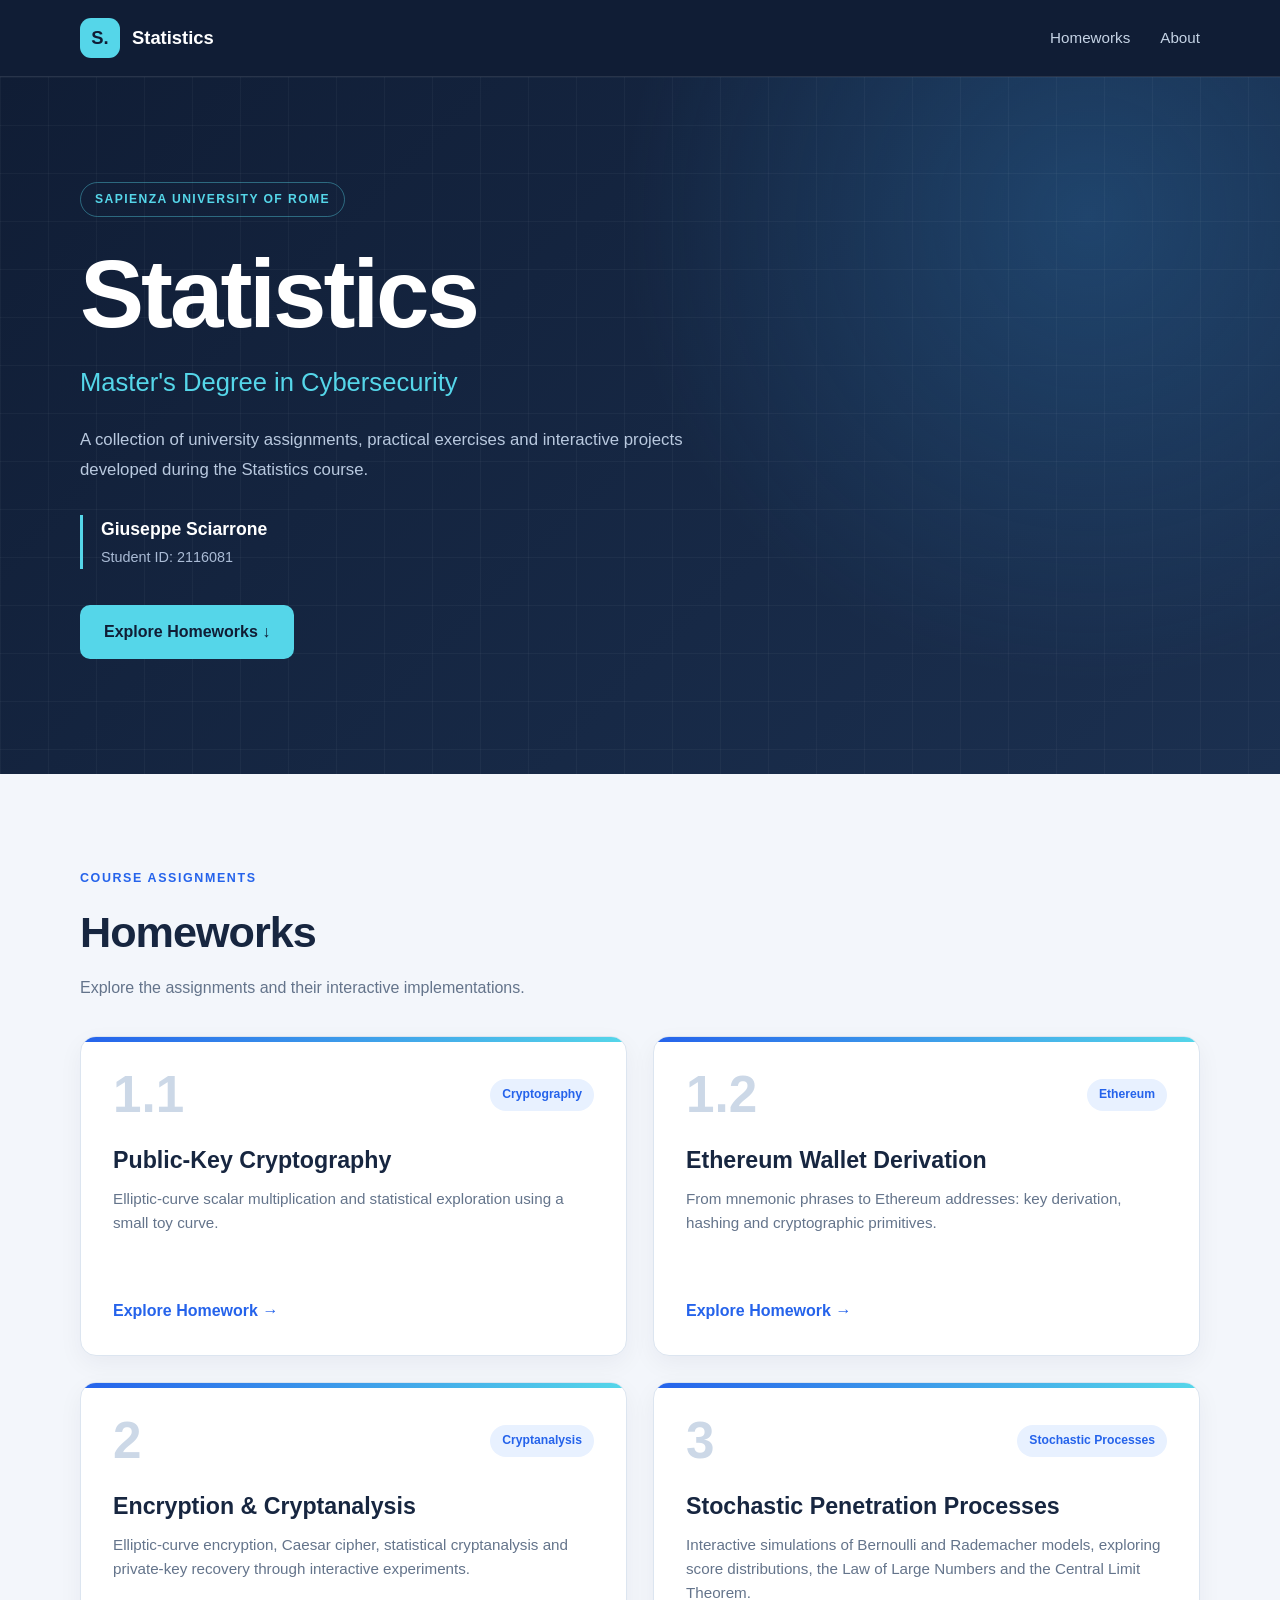
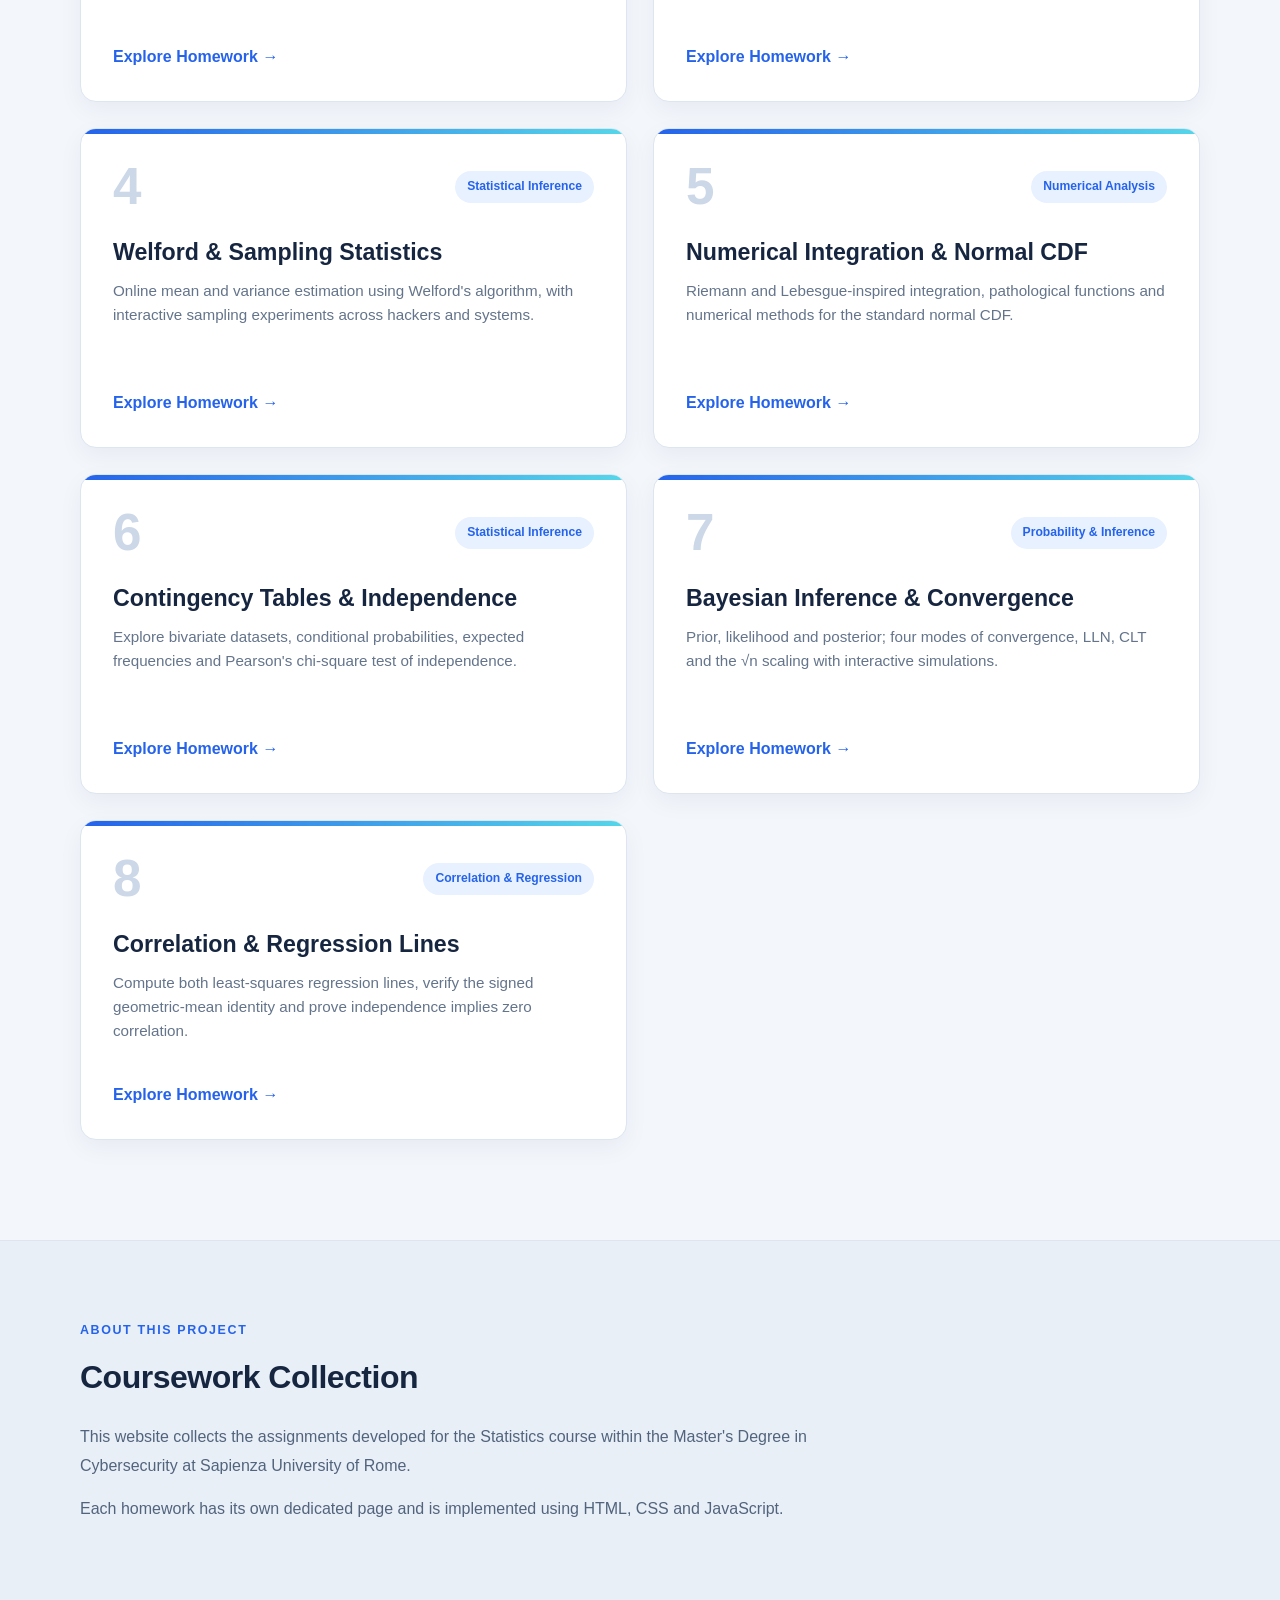
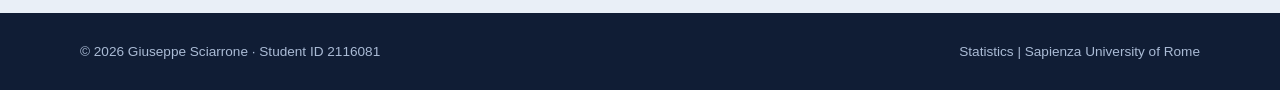
<file: index.html>
<!DOCTYPE html>
<html lang="en">

<head>
    <meta charset="UTF-8">
    <meta name="viewport" content="width=device-width, initial-scale=1.0">

    <title>Statistics | Giuseppe Sciarrone</title>

    <link rel="stylesheet" href="assets/css/style.css">
</head>

<body>

    <!-- NAVIGATION BAR -->
    <nav class="navbar">
        <div class="container nav-content">

            <a href="index.html" class="nav-logo">
                <span class="logo-icon">S.</span>
                <span>Statistics</span>
            </a>

            <div class="nav-links">
                <a href="#homeworks">Homeworks</a>
                <a href="#about">About</a>
            </div>

        </div>
    </nav>

    <!-- HERO SECTION -->
    <header class="hero">
        <div class="container hero-content">

            <span class="hero-label">
                SAPIENZA UNIVERSITY OF ROME
            </span>

            <h1>Statistics</h1>

            <p class="hero-subtitle">
                Master's Degree in Cybersecurity
            </p>

            <p class="hero-description">
                A collection of university assignments,
                practical exercises and interactive projects
                developed during the Statistics course.
            </p>

            <div class="student-info">
                <span class="student-name">
                    Giuseppe Sciarrone
                </span>

                <span class="student-id">
                    Student ID: 2116081
                </span>
            </div>

            <a href="#homeworks" class="hero-button">
                Explore Homeworks &darr;
            </a>

        </div>
    </header>

    <!-- HOMEWORKS SECTION -->
    <main>

        <section id="homeworks" class="homeworks-section">
            <div class="container">

                <div class="section-heading">
                    <div>
                        <span class="section-label">
                            COURSE ASSIGNMENTS
                        </span>

                        <h2>Homeworks</h2>

                        <p>
                            Explore the assignments and
                            their interactive implementations.
                        </p>
                    </div>
                </div>

                <div class="homework-grid">

                    <!-- HOMEWORK 1.1 -->
                    <article class="homework-card">

                        <div class="card-top">
                            <span class="card-number">1.1</span>
                            <span class="card-tag">Cryptography</span>
                        </div>

                        <div class="card-content">
                            <h3>Public-Key Cryptography</h3>

                            <p>
                                Elliptic-curve scalar multiplication
                                and statistical exploration using
                                a small toy curve.
                            </p>
                        </div>

                        <a href="homeworks/hw1/hw1.html"
                           class="card-link">
                            Explore Homework &rarr;
                        </a>

                    </article>

                    <!-- HOMEWORK 1.2 -->
                    <article class="homework-card">

                        <div class="card-top">
                            <span class="card-number">1.2</span>
                            <span class="card-tag">Ethereum</span>
                        </div>

                        <div class="card-content">
                            <h3>Ethereum Wallet Derivation</h3>

                            <p>
                                From mnemonic phrases to Ethereum
                                addresses: key derivation, hashing
                                and cryptographic primitives.
                            </p>
                        </div>

                        <a href="homeworks/hw2/hw2.html"
                           class="card-link">
                            Explore Homework &rarr;
                        </a>

                    </article>

                    <!-- HOMEWORK 2 -->
                    <article class="homework-card">
                    
                        <div class="card-top">
                            <span class="card-number">2</span>
                            <span class="card-tag">Cryptanalysis</span>
                        </div>
                    
                        <div class="card-content">
                            <h3>Encryption &amp; Cryptanalysis</h3>
                    
                            <p>
                                Elliptic-curve encryption, Caesar cipher,
                                statistical cryptanalysis and private-key
                                recovery through interactive experiments.
                            </p>
                        </div>
                    
                        <a href="homeworks/hw2-cryptanalysis/hw2.html" class="card-link">
                            Explore Homework &rarr;
                        </a>
                    
                    </article>

                    <!-- HOMEWORK 3 -->
                    <article class="homework-card">
                    
                        <div class="card-top">
                            <span class="card-number">3</span>
                            <span class="card-tag">Stochastic Processes</span>
                        </div>
                    
                        <div class="card-content">
                            <h3>Stochastic Penetration Processes</h3>
                    
                            <p>
                                Interactive simulations of Bernoulli and
                                Rademacher models, exploring score distributions,
                                the Law of Large Numbers and the
                                Central Limit Theorem.
                            </p>
                        </div>
                    
                        <a href="homeworks/hw3/hw3.html" class="card-link">
                            Explore Homework &rarr;
                        </a>
                    
                    </article>

                    <!-- HOMEWORK 4 -->
                    <article class="homework-card">
                    
                        <div class="card-top">
                            <span class="card-number">4</span>
                            <span class="card-tag">Statistical Inference</span>
                        </div>
                    
                        <div class="card-content">
                            <h3>Welford &amp; Sampling Statistics</h3>
                    
                            <p>
                                Online mean and variance estimation using
                                Welford's algorithm, with interactive sampling
                                experiments across hackers and systems.
                            </p>
                        </div>
                    
                        <a href="homeworks/hw4/hw4.html" class="card-link">
                            Explore Homework &rarr;
                        </a>
                    
                    </article>


                    <!-- HOMEWORK 5 -->
                    <article class="homework-card">
                        <div class="card-top">
                            <span class="card-number">5</span>
                            <span class="card-tag">Numerical Analysis</span>
                        </div>
                        <div class="card-content">
                            <h3>Numerical Integration &amp; Normal CDF</h3>
                            <p>
                                Riemann and Lebesgue-inspired integration,
                                pathological functions and numerical methods
                                for the standard normal CDF.
                            </p>
                        </div>
                        <a href="homeworks/hw5/hw5.html" class="card-link">
                            Explore Homework &rarr;
                        </a>
                    </article>


                    <!-- HOMEWORK 6 -->
                    <article class="homework-card">
                        <div class="card-top">
                            <span class="card-number">6</span>
                            <span class="card-tag">Statistical Inference</span>
                        </div>
                        <div class="card-content">
                            <h3>Contingency Tables &amp; Independence</h3>
                            <p>Explore bivariate datasets, conditional probabilities, expected frequencies and Pearson's chi-square test of independence.</p>
                        </div>
                        <a href="homeworks/hw6/hw6.html" class="card-link">Explore Homework &rarr;</a>
                    </article>

                    <!-- HOMEWORK 7 -->
                    <article class="homework-card">
                        <div class="card-top">
                            <span class="card-number">7</span>
                            <span class="card-tag">Probability &amp; Inference</span>
                        </div>
                        <div class="card-content">
                            <h3>Bayesian Inference &amp; Convergence</h3>
                            <p>Prior, likelihood and posterior; four modes of convergence, LLN, CLT and the √n scaling with interactive simulations.</p>
                        </div>
                        <a href="homeworks/hw7/hw7.html" class="card-link">Explore Homework &rarr;</a>
                    </article>

                    <!-- HOMEWORK 8 -->
                    <article class="homework-card">
                        <div class="card-top">
                            <span class="card-number">8</span>
                            <span class="card-tag">Correlation &amp; Regression</span>
                        </div>
                        <div class="card-content">
                            <h3>Correlation &amp; Regression Lines</h3>
                            <p>Compute both least-squares regression lines, verify the signed geometric-mean identity and prove independence implies zero correlation.</p>
                        </div>
                        <a href="homeworks/hw8/hw8.html" class="card-link">Explore Homework &rarr;</a>
                    </article>

                </div>

            </div>
        </section>

        <!-- ABOUT SECTION -->
        <section id="about" class="about-section">
            <div class="container about-content">

                <span class="section-label">
                    ABOUT THIS PROJECT
                </span>

                <h2>Coursework Collection</h2>

                <p>
                    This website collects the assignments
                    developed for the Statistics course
                    within the Master's Degree in Cybersecurity
                    at Sapienza University of Rome.
                </p>

                <p>
                    Each homework has its own dedicated page
                    and is implemented using HTML, CSS
                    and JavaScript.
                </p>

            </div>
        </section>

    </main>

    <!-- FOOTER -->
    <footer class="footer">
        <div class="container footer-content">

            <p>
                &copy; 2026 Giuseppe Sciarrone
                &middot; Student ID 2116081
            </p>

            <p>
                Statistics | Sapienza University of Rome
            </p>

        </div>
    </footer>

</body>
</html>
</file>
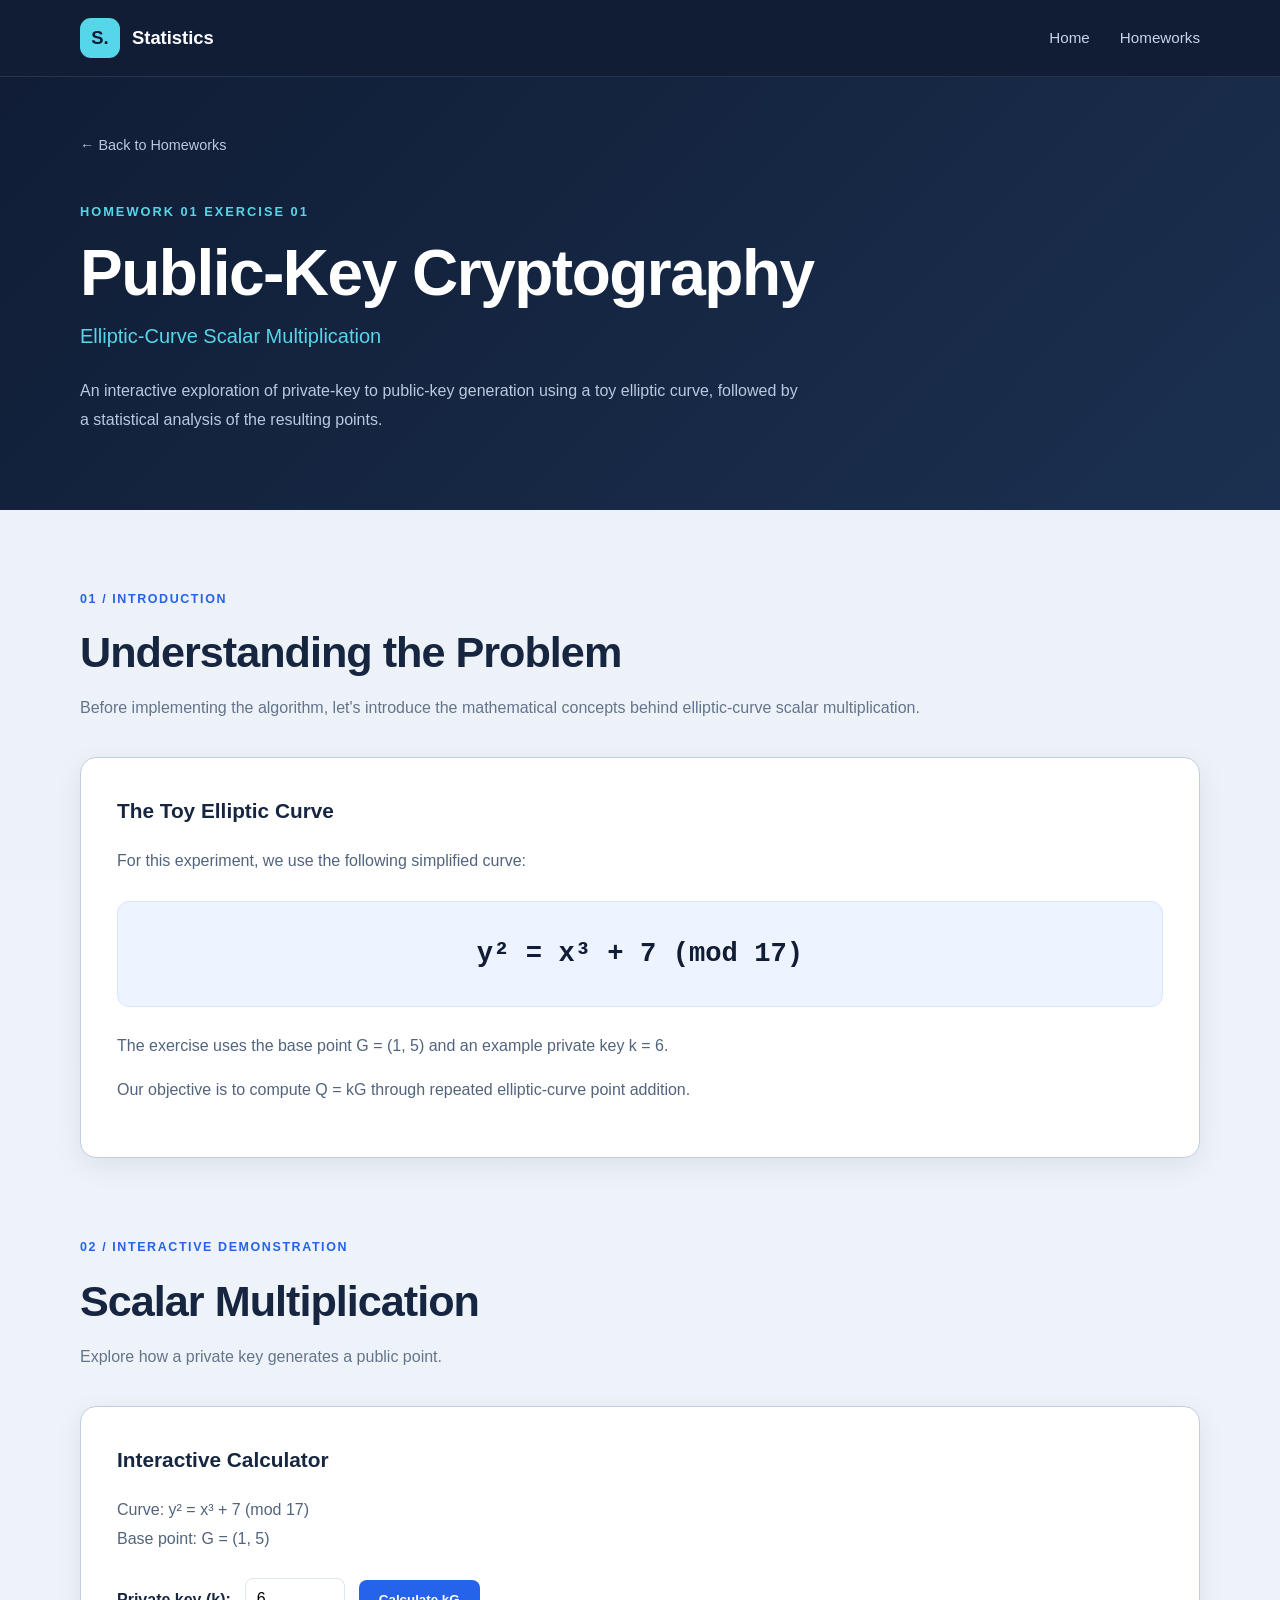
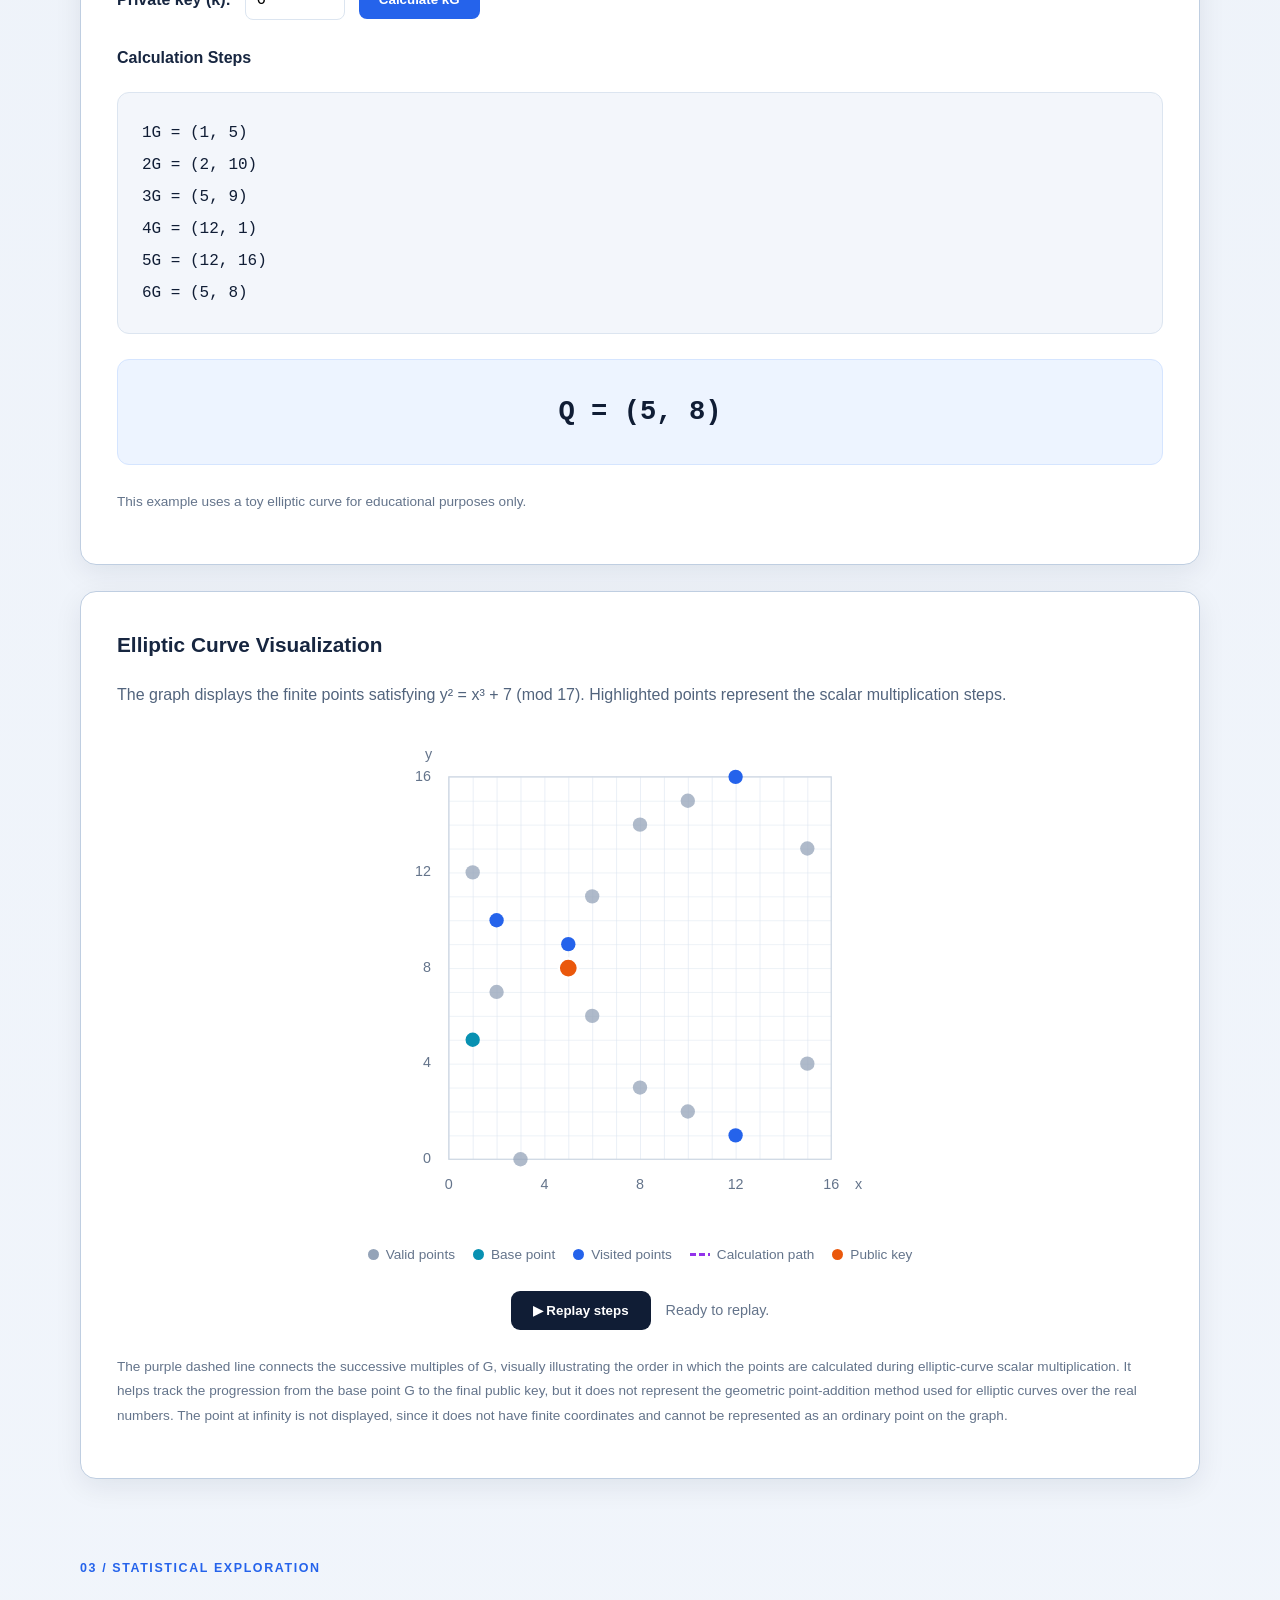
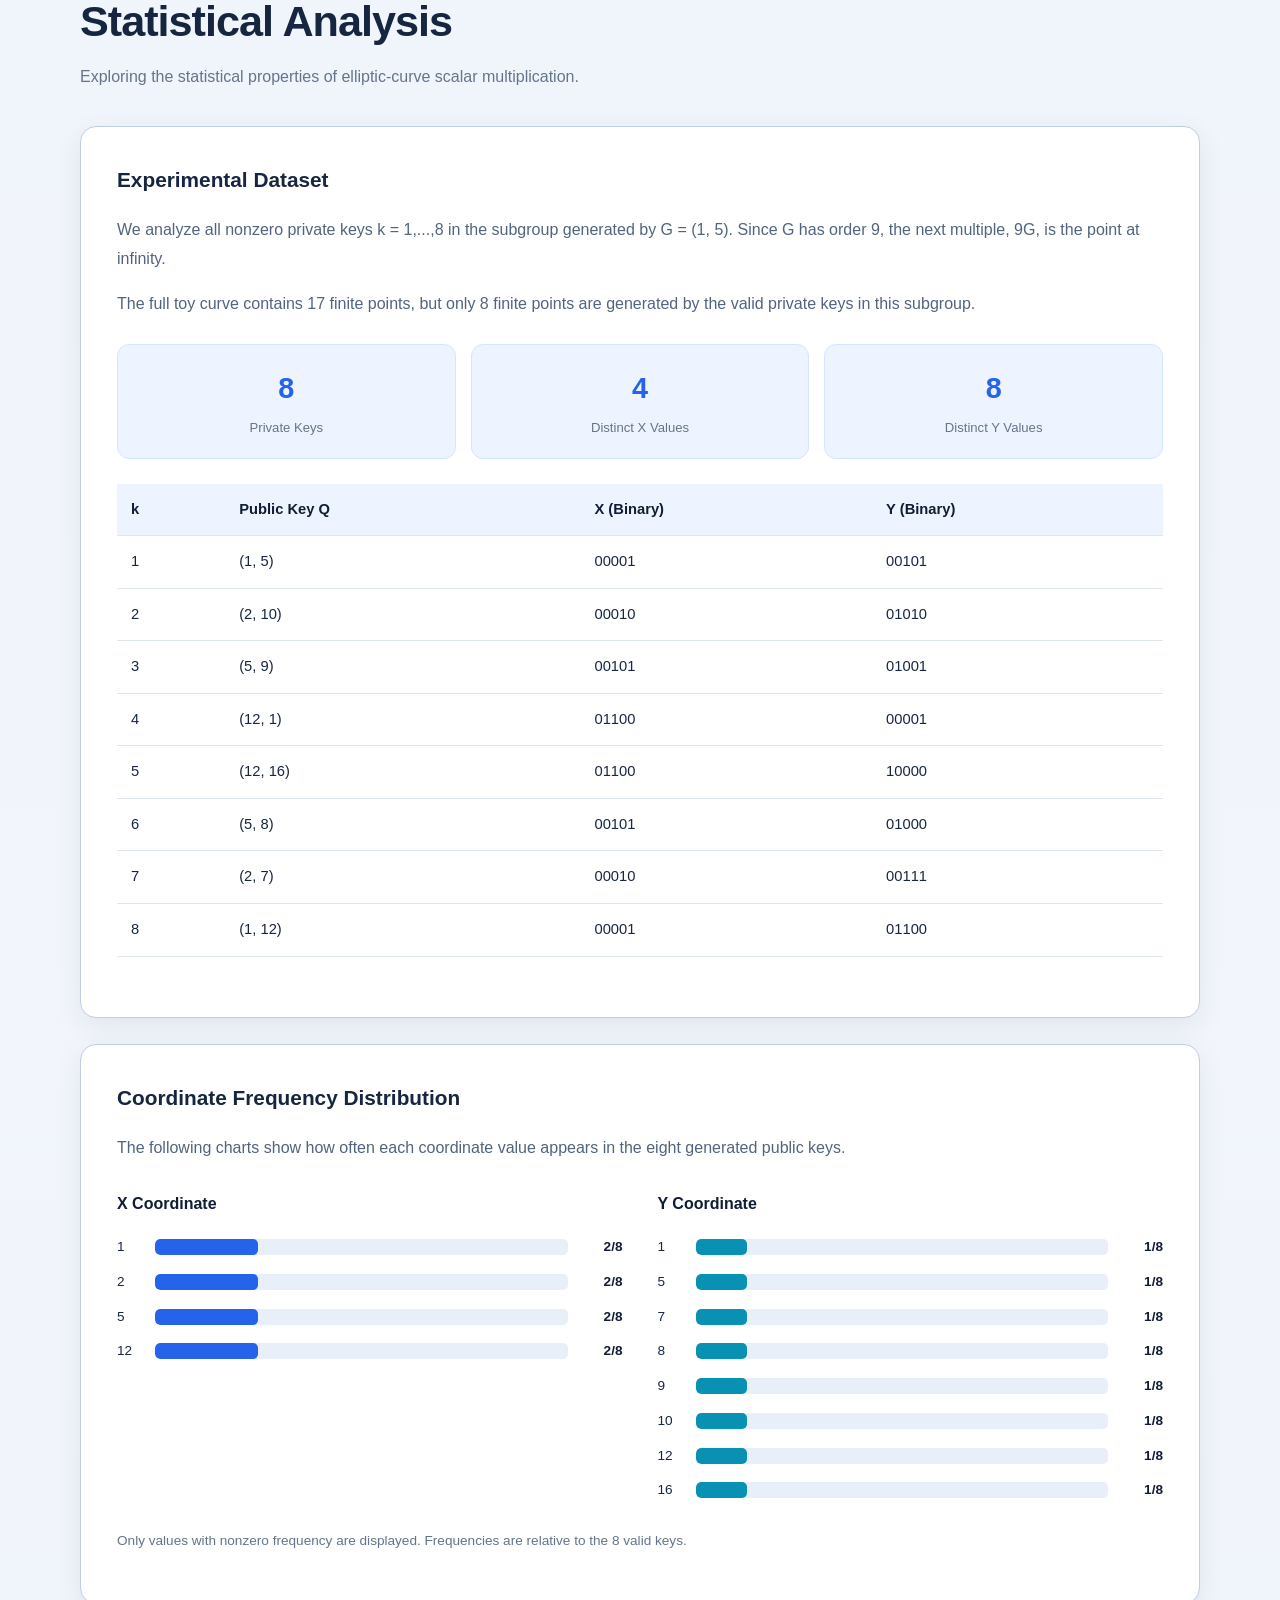
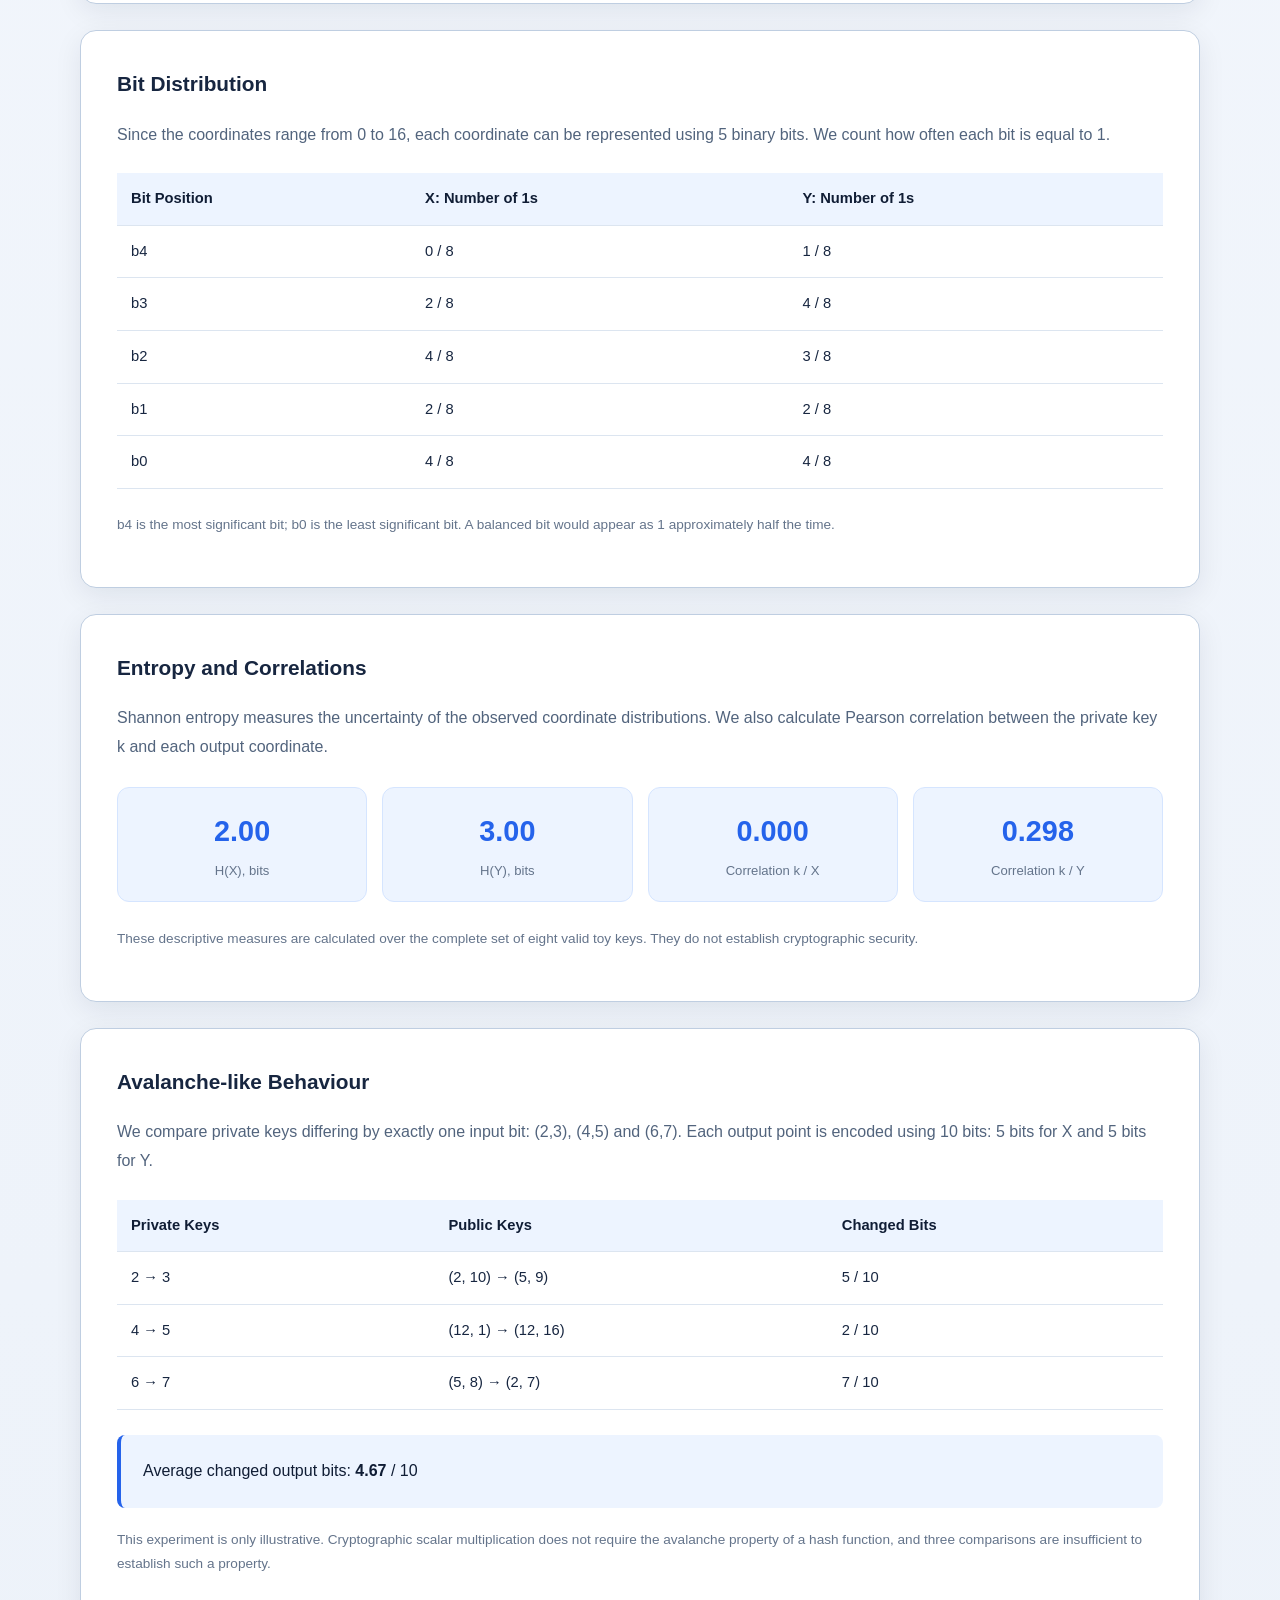
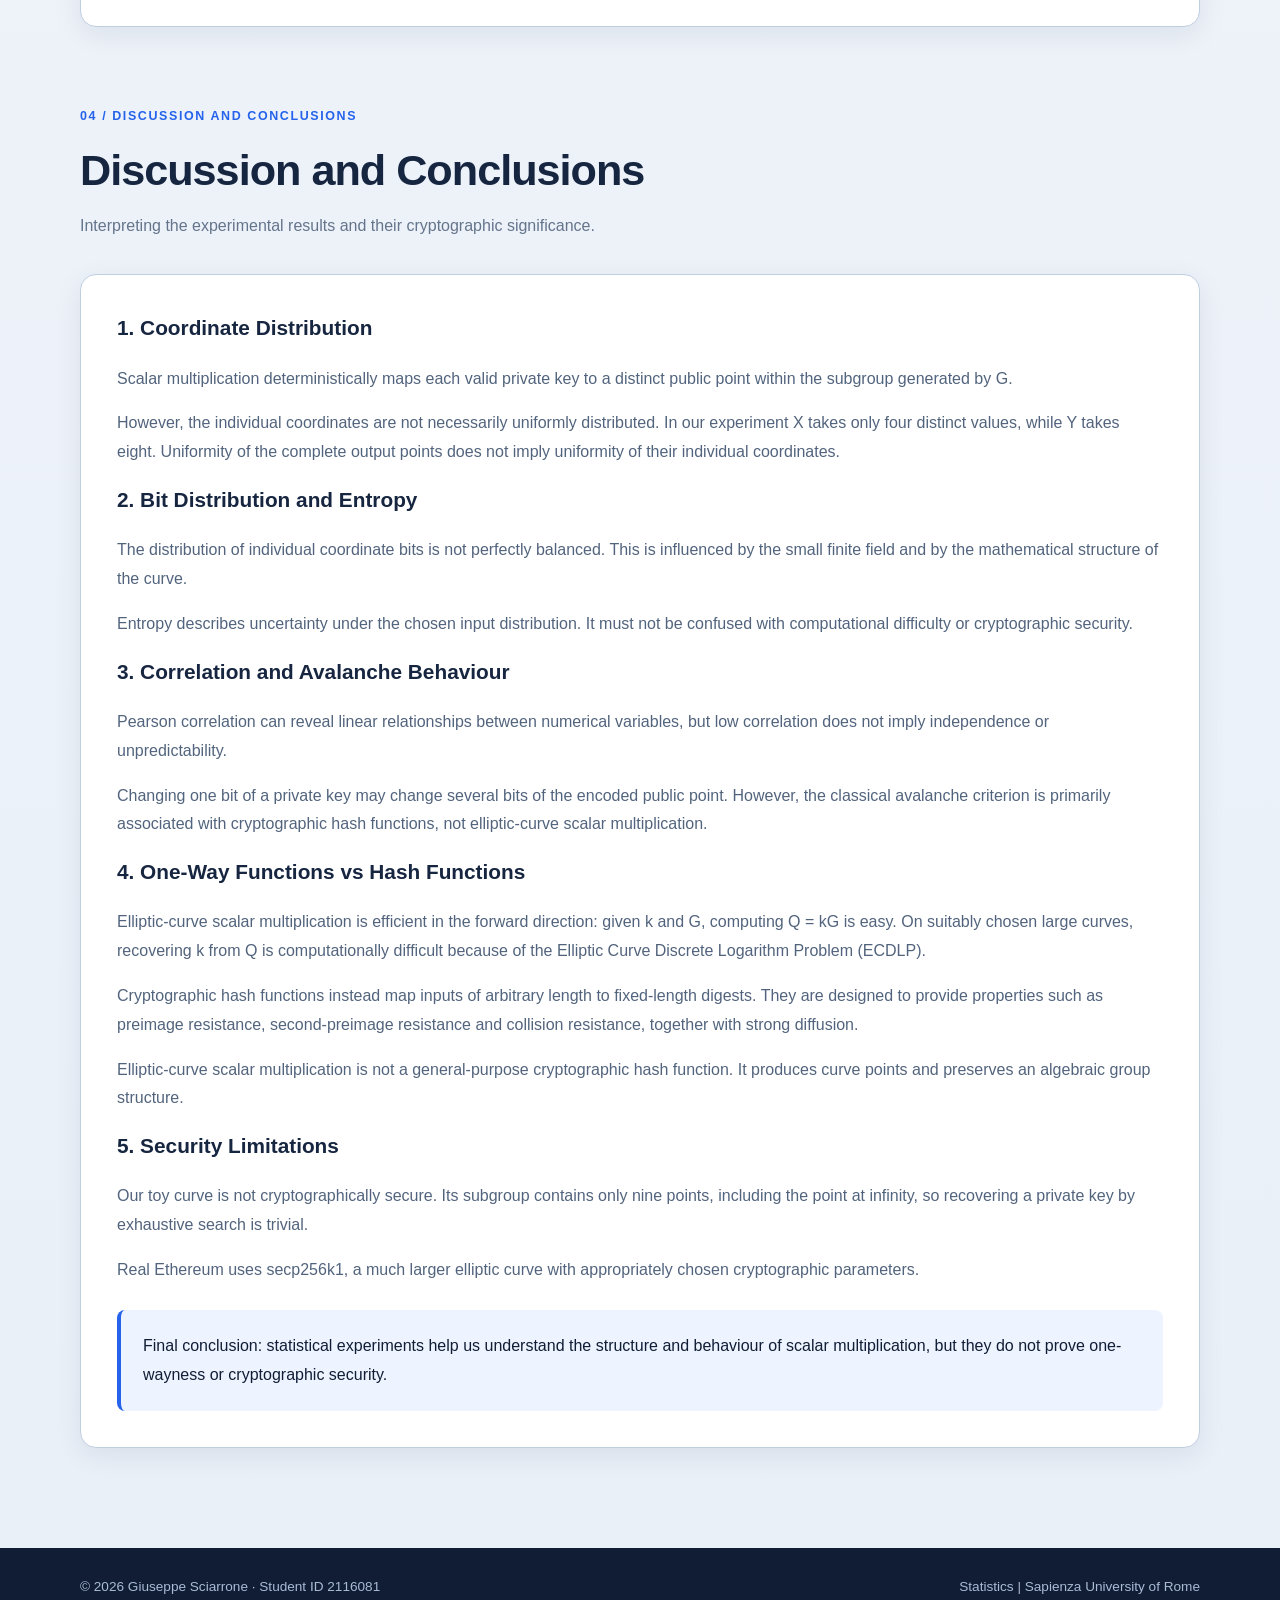
<file: homeworks/hw1/ex1.html>
<!DOCTYPE html>
<html lang="en">

<head>
    <meta charset="UTF-8">
    <meta name="viewport" content="width=device-width, initial-scale=1.0">

    <title>Homework 01 | Statistics</title>

        <!-- General website styles -->
    <link rel="stylesheet" href="../../assets/css/style.css">

    <!-- Shared homework styles -->
    <link rel="stylesheet" href="../../assets/css/homework.css">

    <!-- Homework 1 specific styles -->
    <link rel="stylesheet" href="ex1.css">
</head>

<body>

    <!-- NAVIGATION BAR -->
    <nav class="navbar" aria-label="Main navigation">
        <div class="container nav-content">

            <a href="../../index.html" class="nav-logo">
                <span class="logo-icon">S.</span>
                <span>Statistics</span>
            </a>

            <div class="nav-links">
                <a href="../../index.html">Home</a>
                <a href="../../index.html#homeworks">Homeworks</a>
            </div>

        </div>
    </nav>

    <!-- HOMEWORK HEADER -->
    <header class="assignment-header">
        <div class="container">

            <a href="../../index.html#homeworks" class="back-link">
                &larr; Back to Homeworks
            </a>

            <span class="assignment-label">
                HOMEWORK 01 EXERCISE 01
            </span>

            <h1>Public-Key Cryptography</h1>

            <p class="assignment-subtitle">
                Elliptic-Curve Scalar Multiplication
            </p>

            <p class="assignment-description">
                An interactive exploration of private-key
                to public-key generation using a toy
                elliptic curve, followed by a statistical
                analysis of the resulting points.
            </p>

        </div>
    </header>

    <!-- MAIN CONTENT -->
    <main class="assignment-main">
        <div class="container">

            <!-- SECTION 1: INTRODUCTION -->
            <section class="assignment-section">

                <div class="section-heading">
                    <span class="section-label">
                        01 / INTRODUCTION
                    </span>

                    <h2>Understanding the Problem</h2>

                    <p>
                        Before implementing the algorithm,
                        let's introduce the mathematical
                        concepts behind elliptic-curve
                        scalar multiplication.
                    </p>
                </div>

                <div class="assignment-panel">

                    <h3>The Toy Elliptic Curve</h3>

                    <p>
                        For this experiment, we use
                        the following simplified curve:
                    </p>

                    <div class="formula-box">
                        y² = x³ + 7 (mod 17)
                    </div>

                    <p>
                        The exercise uses the base point
                        G = (1, 5) and an example
                        private key k = 6.
                    </p>

                    <p>
                        Our objective is to compute
                        Q = kG through repeated
                        elliptic-curve point addition.
                    </p>

                </div>
            </section>

            <!-- SECTION 2: INTERACTIVE DEMONSTRATION -->
            <section class="assignment-section">

                <div class="section-heading">
                    <span class="section-label">
                        02 / INTERACTIVE DEMONSTRATION
                    </span>

                    <h2>Scalar Multiplication</h2>

                    <p>
                        Explore how a private key
                        generates a public point.
                    </p>
                </div>

                <!-- INTERACTIVE CALCULATOR -->
                <div class="assignment-panel">

                    <h3>Interactive Calculator</h3>

                    <p>
                        Curve: y² = x³ + 7 (mod 17)<br>
                        Base point: G = (1, 5)
                    </p>

                    <div class="calculator-controls">

                        <label for="private-key">
                            Private key (k):
                        </label>

                        <input
                            type="number"
                            id="private-key"
                            min="1"
                            max="30"
                            step="1"
                            value="6"
                        >

                        <button id="calculate-button" type="button">
                            Calculate kG
                        </button>

                    </div>

                    <h4>Calculation Steps</h4>

                    <pre id="calculation-steps"
                         aria-live="polite"></pre>

                    <div class="formula-box">
                        <strong id="public-key"></strong>
                    </div>

                    <p class="calculator-note">
                        This example uses a toy elliptic curve
                        for educational purposes only.
                    </p>

                </div>

                <!-- ELLIPTIC CURVE VISUALIZATION -->
                <div class="assignment-panel curve-panel">

                    <h3>Elliptic Curve Visualization</h3>

                    <p>
                        The graph displays the finite points
                        satisfying y² = x³ + 7 (mod 17).
                        Highlighted points represent the
                        scalar multiplication steps.
                    </p>

                    <svg id="curve-plot"
                         viewBox="0 0 410 405"
                         role="img"
                         aria-label="Elliptic curve points over the finite field">

                        <defs>
                            <pattern id="curve-grid"
                                     x="45"
                                     y="35"
                                     width="20"
                                     height="20"
                                     patternUnits="userSpaceOnUse">

                                <path d="M 20 0 H 0 V 20"
                                      fill="none"
                                      stroke="#dce5f0"/>
                            </pattern>
                        </defs>

                        <!-- GRID -->
                        <rect x="45"
                              y="35"
                              width="320"
                              height="320"
                              fill="url(#curve-grid)"
                              stroke="#cbd5e1"/>

                        <!-- Path connecting successive multiples of G -->
                        <path id="curve-trail"></path>

                        <!-- Points generated by JavaScript -->
                        <g id="curve-points"></g>

                        <!-- X AXIS -->
                        <g class="axis-x">
                            <text x="45" y="380">0</text>
                            <text x="125" y="380">4</text>
                            <text x="205" y="380">8</text>
                            <text x="285" y="380">12</text>
                            <text x="365" y="380">16</text>
                        </g>

                        <!-- Y AXIS -->
                        <g class="axis-y">
                            <text x="30" y="355">0</text>
                            <text x="30" y="275">4</text>
                            <text x="30" y="195">8</text>
                            <text x="30" y="115">12</text>
                            <text x="30" y="35">16</text>
                        </g>

                        <text x="385" y="380">x</text>
                        <text x="25" y="20">y</text>

                    </svg>

                    <!-- GRAPH LEGEND -->
                    <div class="curve-legend">

                        <span>
                            <i class="legend-dot valid"></i>
                            Valid points
                        </span>

                        <span>
                            <i class="legend-dot base"></i>
                            Base point
                        </span>

                        <span>
                            <i class="legend-dot visited"></i>
                            Visited points
                        </span>
                        <span>
                            <i class="legend-line"></i>
                            Calculation path
                        </span>

                        <span>
                            <i class="legend-dot current"></i>
                            Public key
                        </span>

                    </div>

                    
                    <!-- OPTIONAL: STEP-BY-STEP ANIMATION -->
                    <div class="playback-controls">

                        <button id="replay-button" type="button">
                            &#9654; Replay steps
                        </button>

                        <span id="playback-status" role="status">
                            Ready to replay.
                        </span>

                    </div>


                    <p class="calculator-note">
                        The purple dashed line connects the successive multiples of G, visually illustrating the order in which the points are calculated during elliptic-curve scalar multiplication. It helps track the progression from the base point G to the final public key, but it does not represent the geometric point-addition method used for elliptic curves over the real numbers.
                        The point at infinity is not displayed, since it does not have finite coordinates and cannot be represented as an ordinary point on the graph.
                    </p>

                </div>

            </section>

           
            <!-- SECTION 3: STATISTICAL EXPLORATION -->
            <section class="assignment-section">

                <div class="section-heading">
                    <span class="section-label">
                        03 / STATISTICAL EXPLORATION
                    </span>

                    <h2>Statistical Analysis</h2>

                    <p>
                        Exploring the statistical properties of
                        elliptic-curve scalar multiplication.
                    </p>
                </div>

                <!-- DATASET -->
                <div class="assignment-panel">

                    <h3>Experimental Dataset</h3>

                    <p>
                        We analyze all nonzero private keys k = 1,...,8
                        in the subgroup generated by G = (1, 5).
                        Since G has order 9, the next multiple,
                        9G, is the point at infinity.
                    </p>

                    <p>
                        The full toy curve contains 17 finite points,
                        but only 8 finite points are generated by
                        the valid private keys in this subgroup.
                    </p>

                    <div class="stats-summary">
                        <div class="stats-metric">
                            <strong>8</strong>
                            <span>Private Keys</span>
                        </div>

                        <div class="stats-metric">
                            <strong id="unique-x">-</strong>
                            <span>Distinct X Values</span>
                        </div>

                        <div class="stats-metric">
                            <strong id="unique-y">-</strong>
                            <span>Distinct Y Values</span>
                        </div>
                    </div>

                    <div class="table-scroll">
                        <table class="stats-table">
                            <thead>
                                <tr>
                                    <th>k</th>
                                    <th>Public Key Q</th>
                                    <th>X (Binary)</th>
                                    <th>Y (Binary)</th>
                                </tr>
                            </thead>

                            <tbody id="sample-rows"></tbody>
                        </table>
                    </div>

                </div>

                <!-- COORDINATE DISTRIBUTIONS -->
                <div class="assignment-panel stats-panel">

                    <h3>Coordinate Frequency Distribution</h3>

                    <p>
                        The following charts show how often
                        each coordinate value appears in the
                        eight generated public keys.
                    </p>

                    <div class="stats-grid">

                        <div>
                            <h4>X Coordinate</h4>
                            <div id="x-frequency" class="histogram"></div>
                        </div>

                        <div>
                            <h4>Y Coordinate</h4>
                            <div id="y-frequency"
                                class="histogram histogram-y"></div>
                        </div>

                    </div>

                    <p class="stats-note">
                        Only values with nonzero frequency are displayed.
                        Frequencies are relative to the 8 valid keys.
                    </p>

                </div>

                <!-- BIT DISTRIBUTION -->
                <div class="assignment-panel stats-panel">

                    <h3>Bit Distribution</h3>

                    <p>
                        Since the coordinates range from 0 to 16,
                        each coordinate can be represented using
                        5 binary bits. We count how often each
                        bit is equal to 1.
                    </p>

                    <div class="table-scroll">
                        <table class="stats-table">
                            <thead>
                                <tr>
                                    <th>Bit Position</th>
                                    <th>X: Number of 1s</th>
                                    <th>Y: Number of 1s</th>
                                </tr>
                            </thead>

                            <tbody id="bit-rows"></tbody>
                        </table>
                    </div>

                    <p class="stats-note">
                        b4 is the most significant bit;
                        b0 is the least significant bit.
                        A balanced bit would appear as 1
                        approximately half the time.
                    </p>

                </div>

                <!-- ENTROPY AND CORRELATION -->
                <div class="assignment-panel stats-panel">

                    <h3>Entropy and Correlations</h3>

                    <p>
                        Shannon entropy measures the uncertainty
                        of the observed coordinate distributions.
                        We also calculate Pearson correlation
                        between the private key k and each
                        output coordinate.
                    </p>

                    <div class="stats-summary">
                        <div class="stats-metric">
                            <strong id="entropy-x">-</strong>
                            <span>H(X), bits</span>
                        </div>

                        <div class="stats-metric">
                            <strong id="entropy-y">-</strong>
                            <span>H(Y), bits</span>
                        </div>

                        <div class="stats-metric">
                            <strong id="correlation-x">-</strong>
                            <span>Correlation k / X</span>
                        </div>

                        <div class="stats-metric">
                            <strong id="correlation-y">-</strong>
                            <span>Correlation k / Y</span>
                        </div>
                    </div>

                    <p class="stats-note">
                        These descriptive measures are calculated
                        over the complete set of eight valid toy keys.
                        They do not establish cryptographic security.
                    </p>

                </div>

                <!-- AVALANCHE-LIKE BEHAVIOUR -->
                <div class="assignment-panel stats-panel">

                    <h3>Avalanche-like Behaviour</h3>

                    <p>
                        We compare private keys differing by exactly
                        one input bit: (2,3), (4,5) and (6,7).
                        Each output point is encoded using 10 bits:
                        5 bits for X and 5 bits for Y.
                    </p>

                    <div class="table-scroll">
                        <table class="stats-table">
                            <thead>
                                <tr>
                                    <th>Private Keys</th>
                                    <th>Public Keys</th>
                                    <th>Changed Bits</th>
                                </tr>
                            </thead>

                            <tbody id="avalanche-rows"></tbody>
                        </table>
                    </div>

                    <div class="result-highlight">
                        Average changed output bits:
                        <strong id="avalanche-average">-</strong> / 10
                    </div>

                    <p class="stats-note">
                        This experiment is only illustrative.
                        Cryptographic scalar multiplication does
                        not require the avalanche property of a
                        hash function, and three comparisons are
                        insufficient to establish such a property.
                    </p>

                </div>

            </section>


            <!-- SECTION 4: DISCUSSION AND CONCLUSIONS -->
            <section class="assignment-section">

                <div class="section-heading">
                    <span class="section-label">
                        04 / DISCUSSION AND CONCLUSIONS
                    </span>

                    <h2>Discussion and Conclusions</h2>

                    <p>
                        Interpreting the experimental results
                        and their cryptographic significance.
                    </p>
                </div>

                <div class="assignment-panel">

                    <h3>1. Coordinate Distribution</h3>

                    <p>
                        Scalar multiplication deterministically
                        maps each valid private key to a distinct
                        public point within the subgroup generated
                        by G.
                    </p>

                    <p>
                        However, the individual coordinates are not
                        necessarily uniformly distributed. In our
                        experiment X takes only four distinct values,
                        while Y takes eight. Uniformity of the complete
                        output points does not imply uniformity of
                        their individual coordinates.
                    </p>

                    <h3>2. Bit Distribution and Entropy</h3>

                    <p>
                        The distribution of individual coordinate
                        bits is not perfectly balanced. This is
                        influenced by the small finite field and
                        by the mathematical structure of the curve.
                    </p>

                    <p>
                        Entropy describes uncertainty under the
                        chosen input distribution. It must not be
                        confused with computational difficulty
                        or cryptographic security.
                    </p>

                    <h3>3. Correlation and Avalanche Behaviour</h3>

                    <p>
                        Pearson correlation can reveal linear
                        relationships between numerical variables,
                        but low correlation does not imply
                        independence or unpredictability.
                    </p>

                    <p>
                        Changing one bit of a private key may change
                        several bits of the encoded public point.
                        However, the classical avalanche criterion
                        is primarily associated with cryptographic
                        hash functions, not elliptic-curve
                        scalar multiplication.
                    </p>

                    <h3>4. One-Way Functions vs Hash Functions</h3>

                    <p>
                        Elliptic-curve scalar multiplication is
                        efficient in the forward direction:
                        given k and G, computing Q = kG is easy.
                        On suitably chosen large curves, recovering
                        k from Q is computationally difficult because
                        of the Elliptic Curve Discrete Logarithm
                        Problem (ECDLP).
                    </p>

                    <p>
                        Cryptographic hash functions instead map
                        inputs of arbitrary length to fixed-length
                        digests. They are designed to provide
                        properties such as preimage resistance,
                        second-preimage resistance and collision
                        resistance, together with strong diffusion.
                    </p>

                    <p>
                        Elliptic-curve scalar multiplication is not
                        a general-purpose cryptographic hash function.
                        It produces curve points and preserves an
                        algebraic group structure.
                    </p>

                    <h3>5. Security Limitations</h3>

                    <p>
                        Our toy curve is not cryptographically secure.
                        Its subgroup contains only nine points,
                        including the point at infinity, so recovering
                        a private key by exhaustive search is trivial.
                    </p>

                    <p>
                        Real Ethereum uses secp256k1, a much larger
                        elliptic curve with appropriately chosen
                        cryptographic parameters.
                    </p>

                    <div class="result-highlight">
                        Final conclusion: statistical experiments
                        help us understand the structure and
                        behaviour of scalar multiplication,
                        but they do not prove one-wayness or
                        cryptographic security.
                    </div>

                </div>

            </section>


        </div>
    </main>
    
    <!-- FOOTER -->
    <footer class="footer">
        <div class="container footer-content">

            <p>
                &copy; 2026 Giuseppe Sciarrone
                &middot; Student ID 2116081
            </p>

            <p>
                Statistics | Sapienza University of Rome
            </p>

        </div>
    </footer>

    <!-- HOMEWORK JAVASCRIPT -->
    <script src="ex1.js"></script>
    <script src="statistics.js"></script>
</body>
</html>
</file>
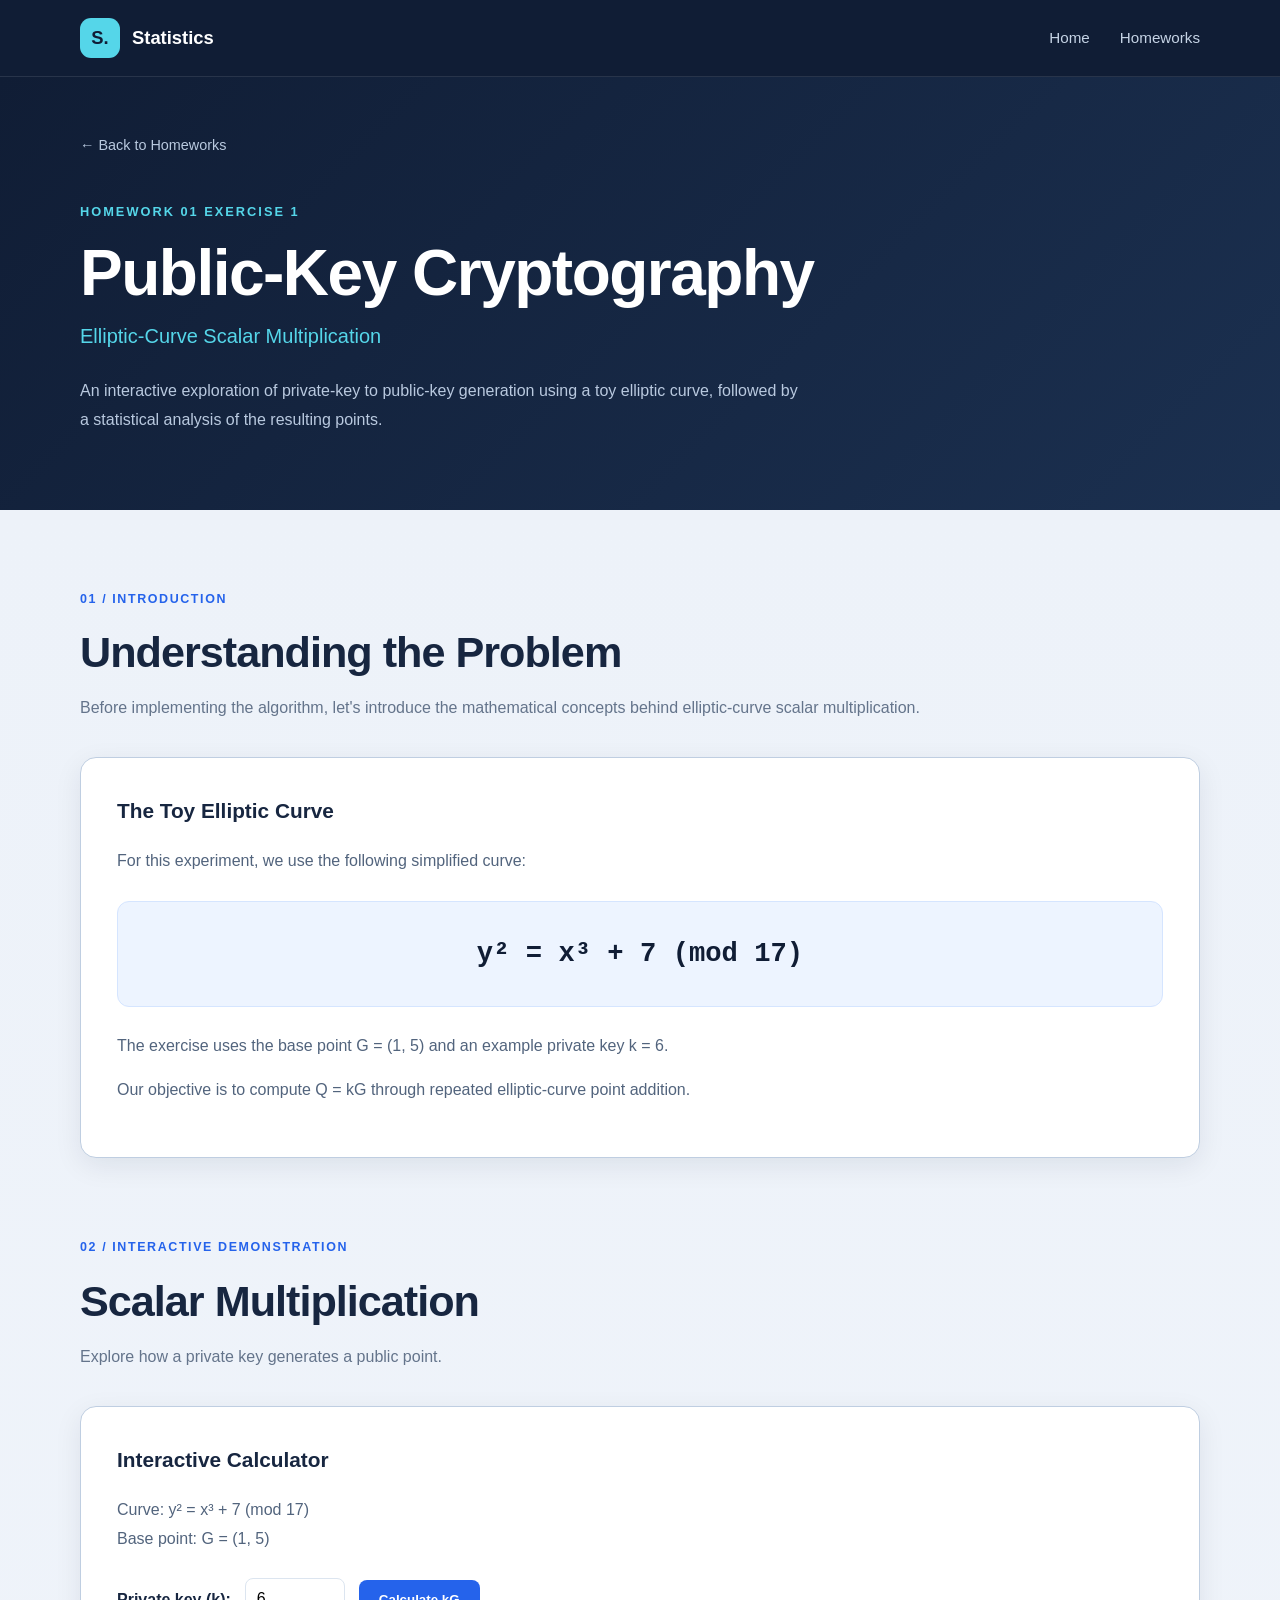
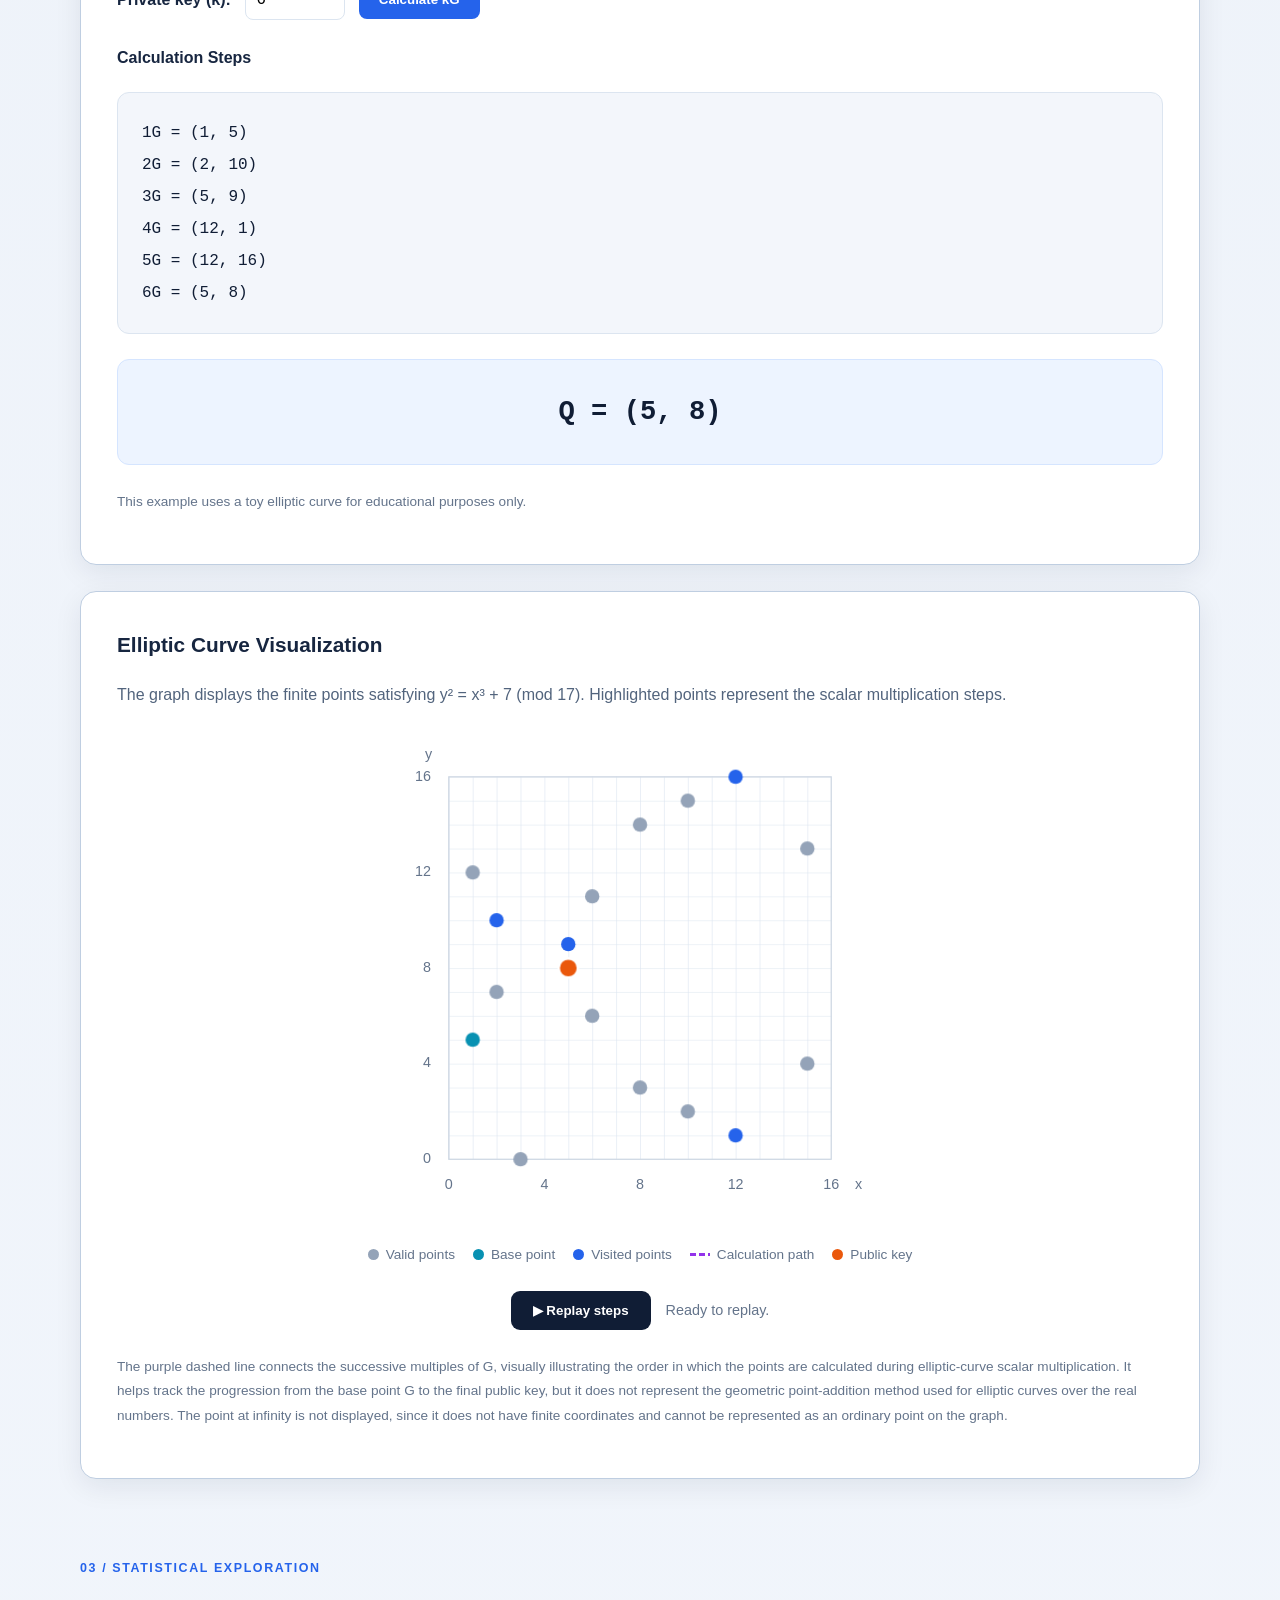
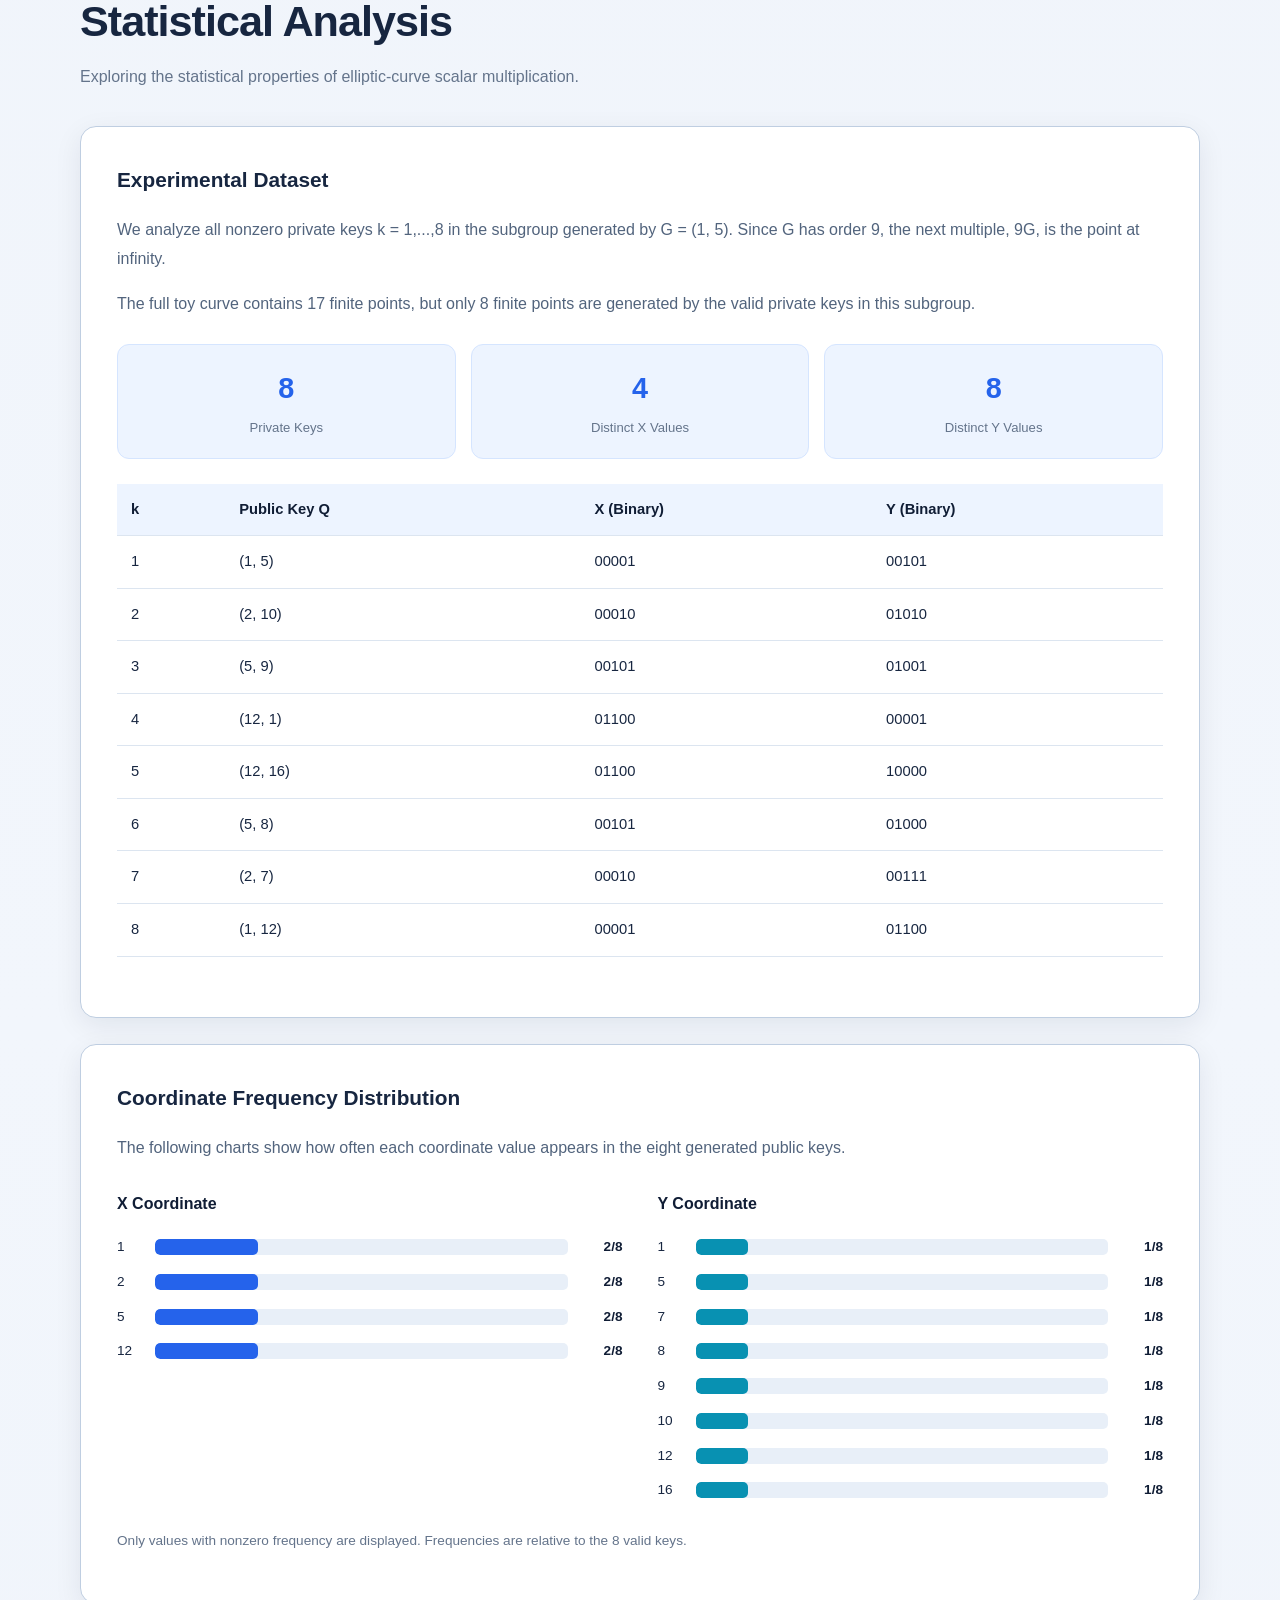
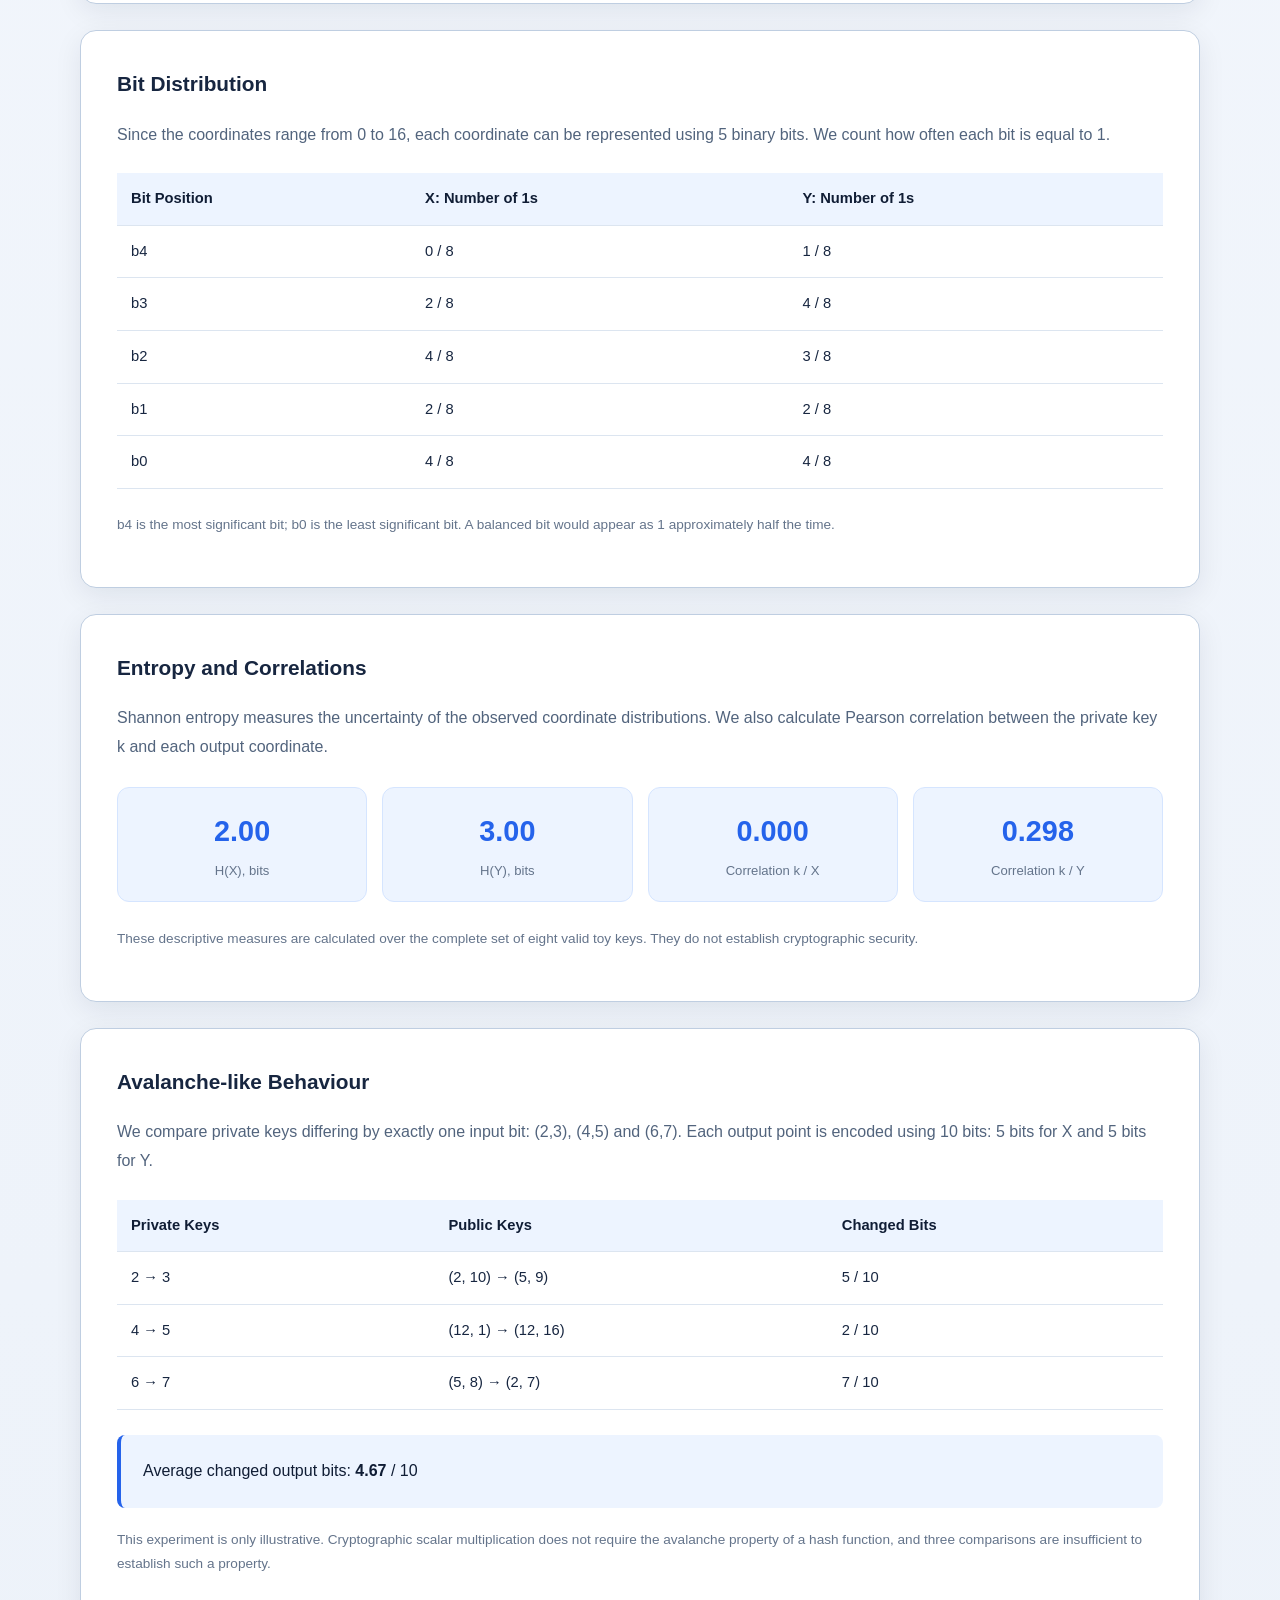
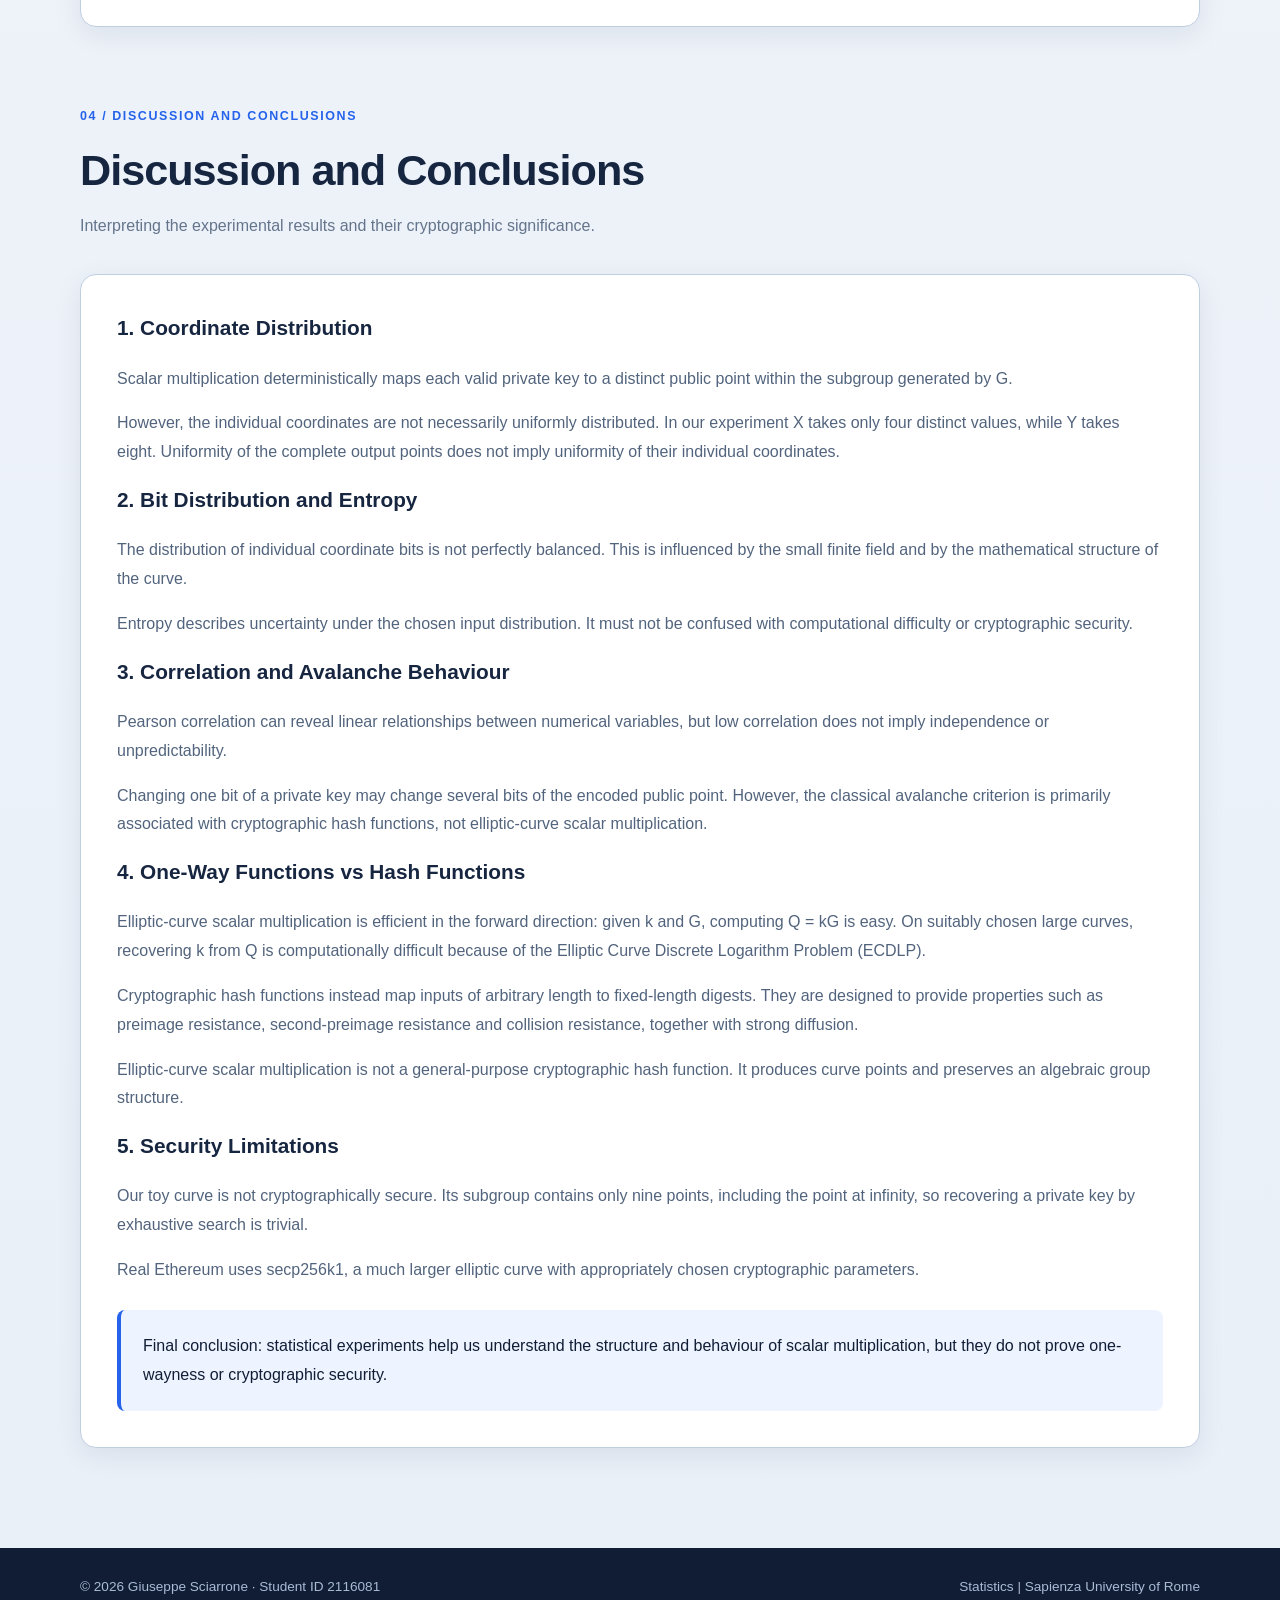
<file: homeworks/hw1/hw1.html>
<!DOCTYPE html>
<html lang="en">

<head>
    <meta charset="UTF-8">
    <meta name="viewport" content="width=device-width, initial-scale=1.0">

    <title>Homework 01 | Statistics</title>

        <!-- General website styles -->
    <link rel="stylesheet" href="../../assets/css/style.css">

    <!-- Shared homework styles -->
    <link rel="stylesheet" href="../../assets/css/homework.css">
    <link rel="stylesheet" href="../../assets/css/chart-motion.css">

    <!-- Homework 1 specific styles -->
    <link rel="stylesheet" href="hw1.css">
</head>

<body>

    <!-- NAVIGATION BAR -->
    <nav class="navbar" aria-label="Main navigation">
        <div class="container nav-content">

            <a href="../../index.html" class="nav-logo">
                <span class="logo-icon">S.</span>
                <span>Statistics</span>
            </a>

            <div class="nav-links">
                <a href="../../index.html">Home</a>
                <a href="../../index.html#homeworks">Homeworks</a>
            </div>

        </div>
    </nav>

    <!-- HOMEWORK HEADER -->
    <header class="assignment-header">
        <div class="container">

            <a href="../../index.html#homeworks" class="back-link">
                &larr; Back to Homeworks
            </a>

            <span class="assignment-label">
                HOMEWORK 01 EXERCISE 1
            </span>

            <h1>Public-Key Cryptography</h1>

            <p class="assignment-subtitle">
                Elliptic-Curve Scalar Multiplication
            </p>

            <p class="assignment-description">
                An interactive exploration of private-key
                to public-key generation using a toy
                elliptic curve, followed by a statistical
                analysis of the resulting points.
            </p>

        </div>
    </header>

    <!-- MAIN CONTENT -->
    <main class="assignment-main">
        <div class="container">

            <!-- SECTION 1: INTRODUCTION -->
            <section class="assignment-section">

                <div class="section-heading">
                    <span class="section-label">
                        01 / INTRODUCTION
                    </span>

                    <h2>Understanding the Problem</h2>

                    <p>
                        Before implementing the algorithm,
                        let's introduce the mathematical
                        concepts behind elliptic-curve
                        scalar multiplication.
                    </p>
                </div>

                <div class="assignment-panel">

                    <h3>The Toy Elliptic Curve</h3>

                    <p>
                        For this experiment, we use
                        the following simplified curve:
                    </p>

                    <div class="formula-box">
                        y² = x³ + 7 (mod 17)
                    </div>

                    <p>
                        The exercise uses the base point
                        G = (1, 5) and an example
                        private key k = 6.
                    </p>

                    <p>
                        Our objective is to compute
                        Q = kG through repeated
                        elliptic-curve point addition.
                    </p>

                </div>
            </section>

            <!-- SECTION 2: INTERACTIVE DEMONSTRATION -->
            <section class="assignment-section">

                <div class="section-heading">
                    <span class="section-label">
                        02 / INTERACTIVE DEMONSTRATION
                    </span>

                    <h2>Scalar Multiplication</h2>

                    <p>
                        Explore how a private key
                        generates a public point.
                    </p>
                </div>

                <!-- INTERACTIVE CALCULATOR -->
                <div class="assignment-panel">

                    <h3>Interactive Calculator</h3>

                    <p>
                        Curve: y² = x³ + 7 (mod 17)<br>
                        Base point: G = (1, 5)
                    </p>

                    <div class="calculator-controls">

                        <label for="private-key">
                            Private key (k):
                        </label>

                        <input
                            type="number"
                            id="private-key"
                            min="1"
                            max="30"
                            step="1"
                            value="6"
                        >

                        <button id="calculate-button" type="button">
                            Calculate kG
                        </button>

                    </div>

                    <h4>Calculation Steps</h4>

                    <pre id="calculation-steps"
                         aria-live="polite"></pre>

                    <div class="formula-box">
                        <strong id="public-key"></strong>
                    </div>

                    <p class="calculator-note">
                        This example uses a toy elliptic curve
                        for educational purposes only.
                    </p>

                </div>

                <!-- ELLIPTIC CURVE VISUALIZATION -->
                <div class="assignment-panel curve-panel">

                    <h3>Elliptic Curve Visualization</h3>

                    <p>
                        The graph displays the finite points
                        satisfying y² = x³ + 7 (mod 17).
                        Highlighted points represent the
                        scalar multiplication steps.
                    </p>

                    <svg id="curve-plot"
                         viewBox="0 0 410 405"
                         role="img"
                         aria-label="Elliptic curve points over the finite field">

                        <defs>
                            <pattern id="curve-grid"
                                     x="45"
                                     y="35"
                                     width="20"
                                     height="20"
                                     patternUnits="userSpaceOnUse">

                                <path d="M 20 0 H 0 V 20"
                                      fill="none"
                                      stroke="#dce5f0"/>
                            </pattern>
                        </defs>

                        <!-- GRID -->
                        <rect x="45"
                              y="35"
                              width="320"
                              height="320"
                              fill="url(#curve-grid)"
                              stroke="#cbd5e1"/>

                        <!-- Path connecting successive multiples of G -->
                        <path id="curve-trail"></path>

                        <!-- Points generated by JavaScript -->
                        <g id="curve-points"></g>

                        <!-- X AXIS -->
                        <g class="axis-x">
                            <text x="45" y="380">0</text>
                            <text x="125" y="380">4</text>
                            <text x="205" y="380">8</text>
                            <text x="285" y="380">12</text>
                            <text x="365" y="380">16</text>
                        </g>

                        <!-- Y AXIS -->
                        <g class="axis-y">
                            <text x="30" y="355">0</text>
                            <text x="30" y="275">4</text>
                            <text x="30" y="195">8</text>
                            <text x="30" y="115">12</text>
                            <text x="30" y="35">16</text>
                        </g>

                        <text x="385" y="380">x</text>
                        <text x="25" y="20">y</text>

                    </svg>

                    <!-- GRAPH LEGEND -->
                    <div class="curve-legend">

                        <span>
                            <i class="legend-dot valid"></i>
                            Valid points
                        </span>

                        <span>
                            <i class="legend-dot base"></i>
                            Base point
                        </span>

                        <span>
                            <i class="legend-dot visited"></i>
                            Visited points
                        </span>
                        <span>
                            <i class="legend-line"></i>
                            Calculation path
                        </span>

                        <span>
                            <i class="legend-dot current"></i>
                            Public key
                        </span>

                    </div>

                    
                    <!-- OPTIONAL: STEP-BY-STEP ANIMATION -->
                    <div class="playback-controls">

                        <button id="replay-button" type="button">
                            &#9654; Replay steps
                        </button>

                        <span id="playback-status" role="status">
                            Ready to replay.
                        </span>

                    </div>


                    <p class="calculator-note">
                        The purple dashed line connects the successive multiples of G, visually illustrating the order in which the points are calculated during elliptic-curve scalar multiplication. It helps track the progression from the base point G to the final public key, but it does not represent the geometric point-addition method used for elliptic curves over the real numbers.
                        The point at infinity is not displayed, since it does not have finite coordinates and cannot be represented as an ordinary point on the graph.
                    </p>

                </div>

            </section>

           
            <!-- SECTION 3: STATISTICAL EXPLORATION -->
            <section class="assignment-section">

                <div class="section-heading">
                    <span class="section-label">
                        03 / STATISTICAL EXPLORATION
                    </span>

                    <h2>Statistical Analysis</h2>

                    <p>
                        Exploring the statistical properties of
                        elliptic-curve scalar multiplication.
                    </p>
                </div>

                <!-- DATASET -->
                <div class="assignment-panel">

                    <h3>Experimental Dataset</h3>

                    <p>
                        We analyze all nonzero private keys k = 1,...,8
                        in the subgroup generated by G = (1, 5).
                        Since G has order 9, the next multiple,
                        9G, is the point at infinity.
                    </p>

                    <p>
                        The full toy curve contains 17 finite points,
                        but only 8 finite points are generated by
                        the valid private keys in this subgroup.
                    </p>

                    <div class="stats-summary">
                        <div class="stats-metric">
                            <strong>8</strong>
                            <span>Private Keys</span>
                        </div>

                        <div class="stats-metric">
                            <strong id="unique-x">-</strong>
                            <span>Distinct X Values</span>
                        </div>

                        <div class="stats-metric">
                            <strong id="unique-y">-</strong>
                            <span>Distinct Y Values</span>
                        </div>
                    </div>

                    <div class="table-scroll">
                        <table class="stats-table">
                            <thead>
                                <tr>
                                    <th>k</th>
                                    <th>Public Key Q</th>
                                    <th>X (Binary)</th>
                                    <th>Y (Binary)</th>
                                </tr>
                            </thead>

                            <tbody id="sample-rows"></tbody>
                        </table>
                    </div>

                </div>

                <!-- COORDINATE DISTRIBUTIONS -->
                <div class="assignment-panel stats-panel">

                    <h3>Coordinate Frequency Distribution</h3>

                    <p>
                        The following charts show how often
                        each coordinate value appears in the
                        eight generated public keys.
                    </p>

                    <div class="stats-grid">

                        <div>
                            <h4>X Coordinate</h4>
                            <div id="x-frequency" class="histogram"></div>
                        </div>

                        <div>
                            <h4>Y Coordinate</h4>
                            <div id="y-frequency"
                                class="histogram histogram-y"></div>
                        </div>

                    </div>

                    <p class="stats-note">
                        Only values with nonzero frequency are displayed.
                        Frequencies are relative to the 8 valid keys.
                    </p>

                </div>

                <!-- BIT DISTRIBUTION -->
                <div class="assignment-panel stats-panel">

                    <h3>Bit Distribution</h3>

                    <p>
                        Since the coordinates range from 0 to 16,
                        each coordinate can be represented using
                        5 binary bits. We count how often each
                        bit is equal to 1.
                    </p>

                    <div class="table-scroll">
                        <table class="stats-table">
                            <thead>
                                <tr>
                                    <th>Bit Position</th>
                                    <th>X: Number of 1s</th>
                                    <th>Y: Number of 1s</th>
                                </tr>
                            </thead>

                            <tbody id="bit-rows"></tbody>
                        </table>
                    </div>

                    <p class="stats-note">
                        b4 is the most significant bit;
                        b0 is the least significant bit.
                        A balanced bit would appear as 1
                        approximately half the time.
                    </p>

                </div>

                <!-- ENTROPY AND CORRELATION -->
                <div class="assignment-panel stats-panel">

                    <h3>Entropy and Correlations</h3>

                    <p>
                        Shannon entropy measures the uncertainty
                        of the observed coordinate distributions.
                        We also calculate Pearson correlation
                        between the private key k and each
                        output coordinate.
                    </p>

                    <div class="stats-summary">
                        <div class="stats-metric">
                            <strong id="entropy-x">-</strong>
                            <span>H(X), bits</span>
                        </div>

                        <div class="stats-metric">
                            <strong id="entropy-y">-</strong>
                            <span>H(Y), bits</span>
                        </div>

                        <div class="stats-metric">
                            <strong id="correlation-x">-</strong>
                            <span>Correlation k / X</span>
                        </div>

                        <div class="stats-metric">
                            <strong id="correlation-y">-</strong>
                            <span>Correlation k / Y</span>
                        </div>
                    </div>

                    <p class="stats-note">
                        These descriptive measures are calculated
                        over the complete set of eight valid toy keys.
                        They do not establish cryptographic security.
                    </p>

                </div>

                <!-- AVALANCHE-LIKE BEHAVIOUR -->
                <div class="assignment-panel stats-panel">

                    <h3>Avalanche-like Behaviour</h3>

                    <p>
                        We compare private keys differing by exactly
                        one input bit: (2,3), (4,5) and (6,7).
                        Each output point is encoded using 10 bits:
                        5 bits for X and 5 bits for Y.
                    </p>

                    <div class="table-scroll">
                        <table class="stats-table">
                            <thead>
                                <tr>
                                    <th>Private Keys</th>
                                    <th>Public Keys</th>
                                    <th>Changed Bits</th>
                                </tr>
                            </thead>

                            <tbody id="avalanche-rows"></tbody>
                        </table>
                    </div>

                    <div class="result-highlight">
                        Average changed output bits:
                        <strong id="avalanche-average">-</strong> / 10
                    </div>

                    <p class="stats-note">
                        This experiment is only illustrative.
                        Cryptographic scalar multiplication does
                        not require the avalanche property of a
                        hash function, and three comparisons are
                        insufficient to establish such a property.
                    </p>

                </div>

            </section>


            <!-- SECTION 4: DISCUSSION AND CONCLUSIONS -->
            <section class="assignment-section">

                <div class="section-heading">
                    <span class="section-label">
                        04 / DISCUSSION AND CONCLUSIONS
                    </span>

                    <h2>Discussion and Conclusions</h2>

                    <p>
                        Interpreting the experimental results
                        and their cryptographic significance.
                    </p>
                </div>

                <div class="assignment-panel">

                    <h3>1. Coordinate Distribution</h3>

                    <p>
                        Scalar multiplication deterministically
                        maps each valid private key to a distinct
                        public point within the subgroup generated
                        by G.
                    </p>

                    <p>
                        However, the individual coordinates are not
                        necessarily uniformly distributed. In our
                        experiment X takes only four distinct values,
                        while Y takes eight. Uniformity of the complete
                        output points does not imply uniformity of
                        their individual coordinates.
                    </p>

                    <h3>2. Bit Distribution and Entropy</h3>

                    <p>
                        The distribution of individual coordinate
                        bits is not perfectly balanced. This is
                        influenced by the small finite field and
                        by the mathematical structure of the curve.
                    </p>

                    <p>
                        Entropy describes uncertainty under the
                        chosen input distribution. It must not be
                        confused with computational difficulty
                        or cryptographic security.
                    </p>

                    <h3>3. Correlation and Avalanche Behaviour</h3>

                    <p>
                        Pearson correlation can reveal linear
                        relationships between numerical variables,
                        but low correlation does not imply
                        independence or unpredictability.
                    </p>

                    <p>
                        Changing one bit of a private key may change
                        several bits of the encoded public point.
                        However, the classical avalanche criterion
                        is primarily associated with cryptographic
                        hash functions, not elliptic-curve
                        scalar multiplication.
                    </p>

                    <h3>4. One-Way Functions vs Hash Functions</h3>

                    <p>
                        Elliptic-curve scalar multiplication is
                        efficient in the forward direction:
                        given k and G, computing Q = kG is easy.
                        On suitably chosen large curves, recovering
                        k from Q is computationally difficult because
                        of the Elliptic Curve Discrete Logarithm
                        Problem (ECDLP).
                    </p>

                    <p>
                        Cryptographic hash functions instead map
                        inputs of arbitrary length to fixed-length
                        digests. They are designed to provide
                        properties such as preimage resistance,
                        second-preimage resistance and collision
                        resistance, together with strong diffusion.
                    </p>

                    <p>
                        Elliptic-curve scalar multiplication is not
                        a general-purpose cryptographic hash function.
                        It produces curve points and preserves an
                        algebraic group structure.
                    </p>

                    <h3>5. Security Limitations</h3>

                    <p>
                        Our toy curve is not cryptographically secure.
                        Its subgroup contains only nine points,
                        including the point at infinity, so recovering
                        a private key by exhaustive search is trivial.
                    </p>

                    <p>
                        Real Ethereum uses secp256k1, a much larger
                        elliptic curve with appropriately chosen
                        cryptographic parameters.
                    </p>

                    <div class="result-highlight">
                        Final conclusion: statistical experiments
                        help us understand the structure and
                        behaviour of scalar multiplication,
                        but they do not prove one-wayness or
                        cryptographic security.
                    </div>

                </div>

            </section>


        </div>
    </main>
    
    <!-- FOOTER -->
    <footer class="footer">
        <div class="container footer-content">

            <p>
                &copy; 2026 Giuseppe Sciarrone
                &middot; Student ID 2116081
            </p>

            <p>
                Statistics | Sapienza University of Rome
            </p>

        </div>
    </footer>

    <!-- HOMEWORK JAVASCRIPT -->
    <script src="../../assets/js/chart-motion.js"></script>
    <script src="hw1.js"></script>
    <script src="statistics.js"></script>
</body>
</html>
</file>
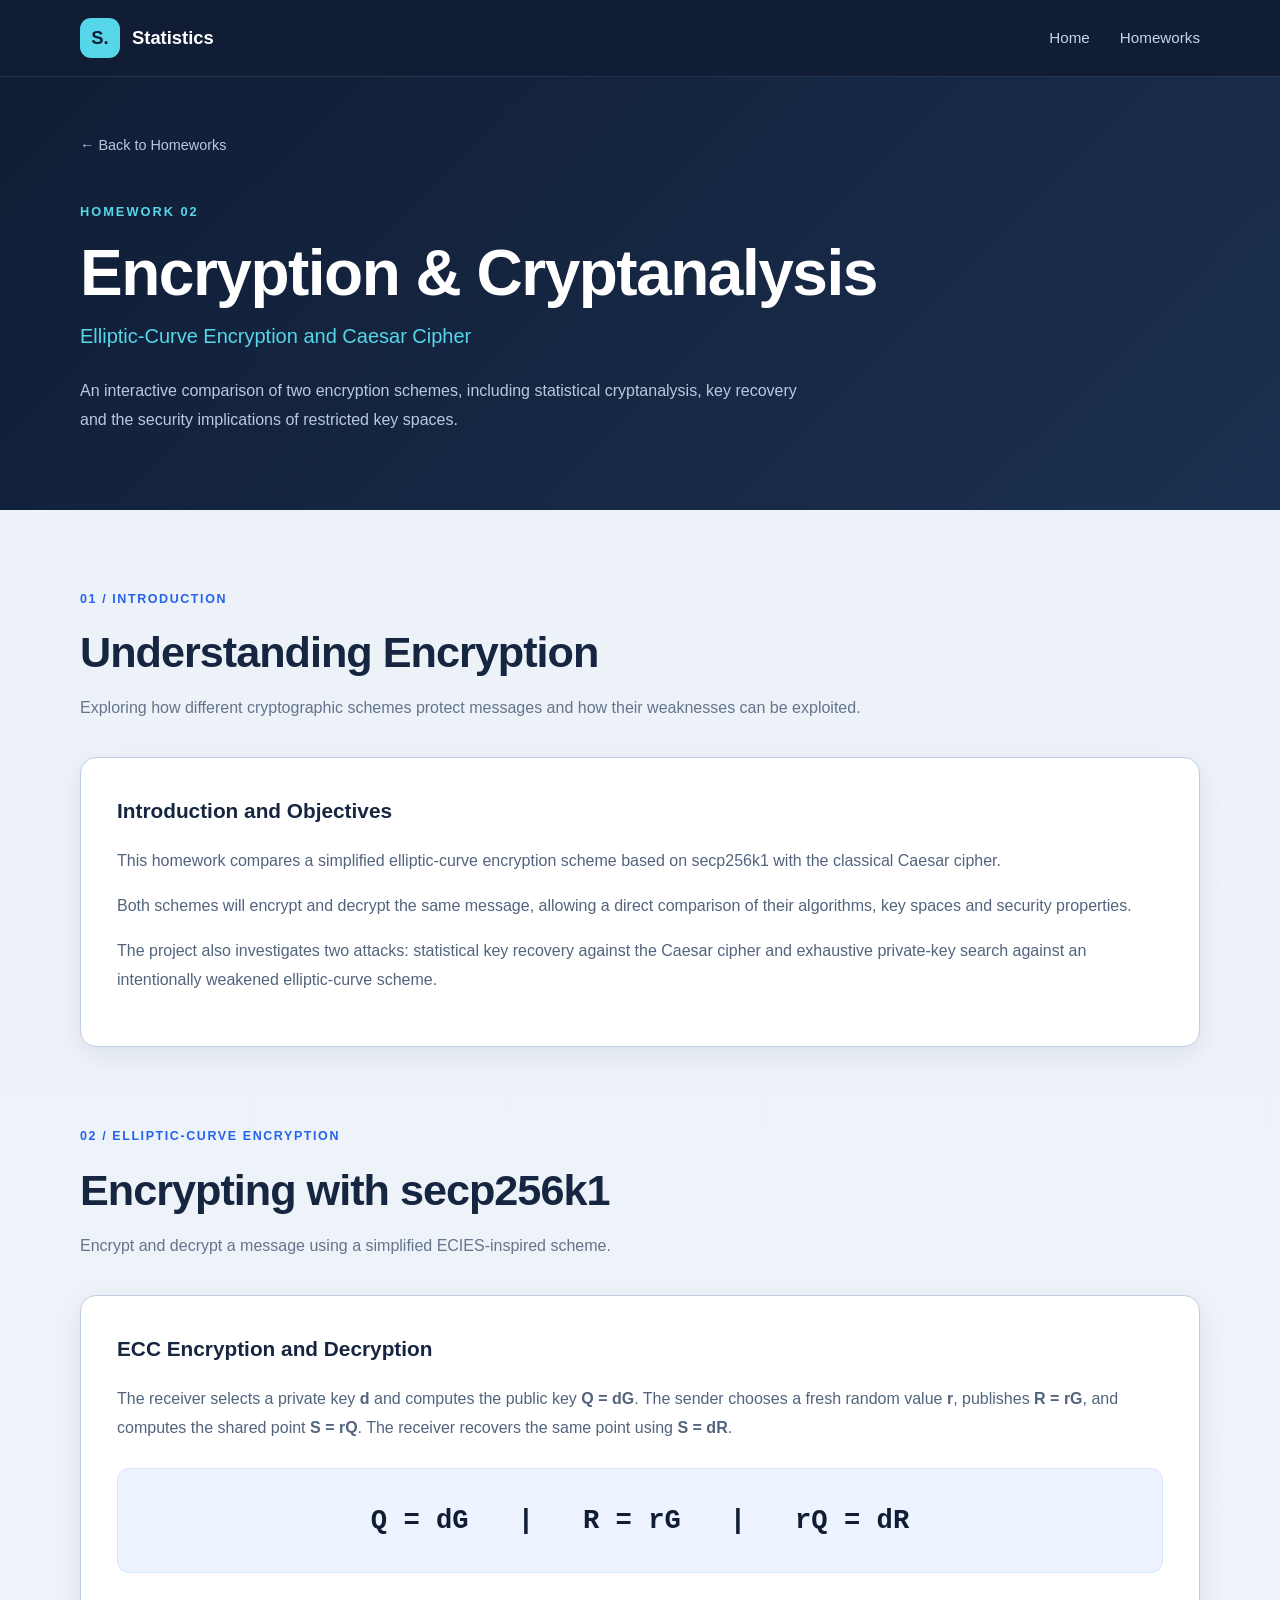
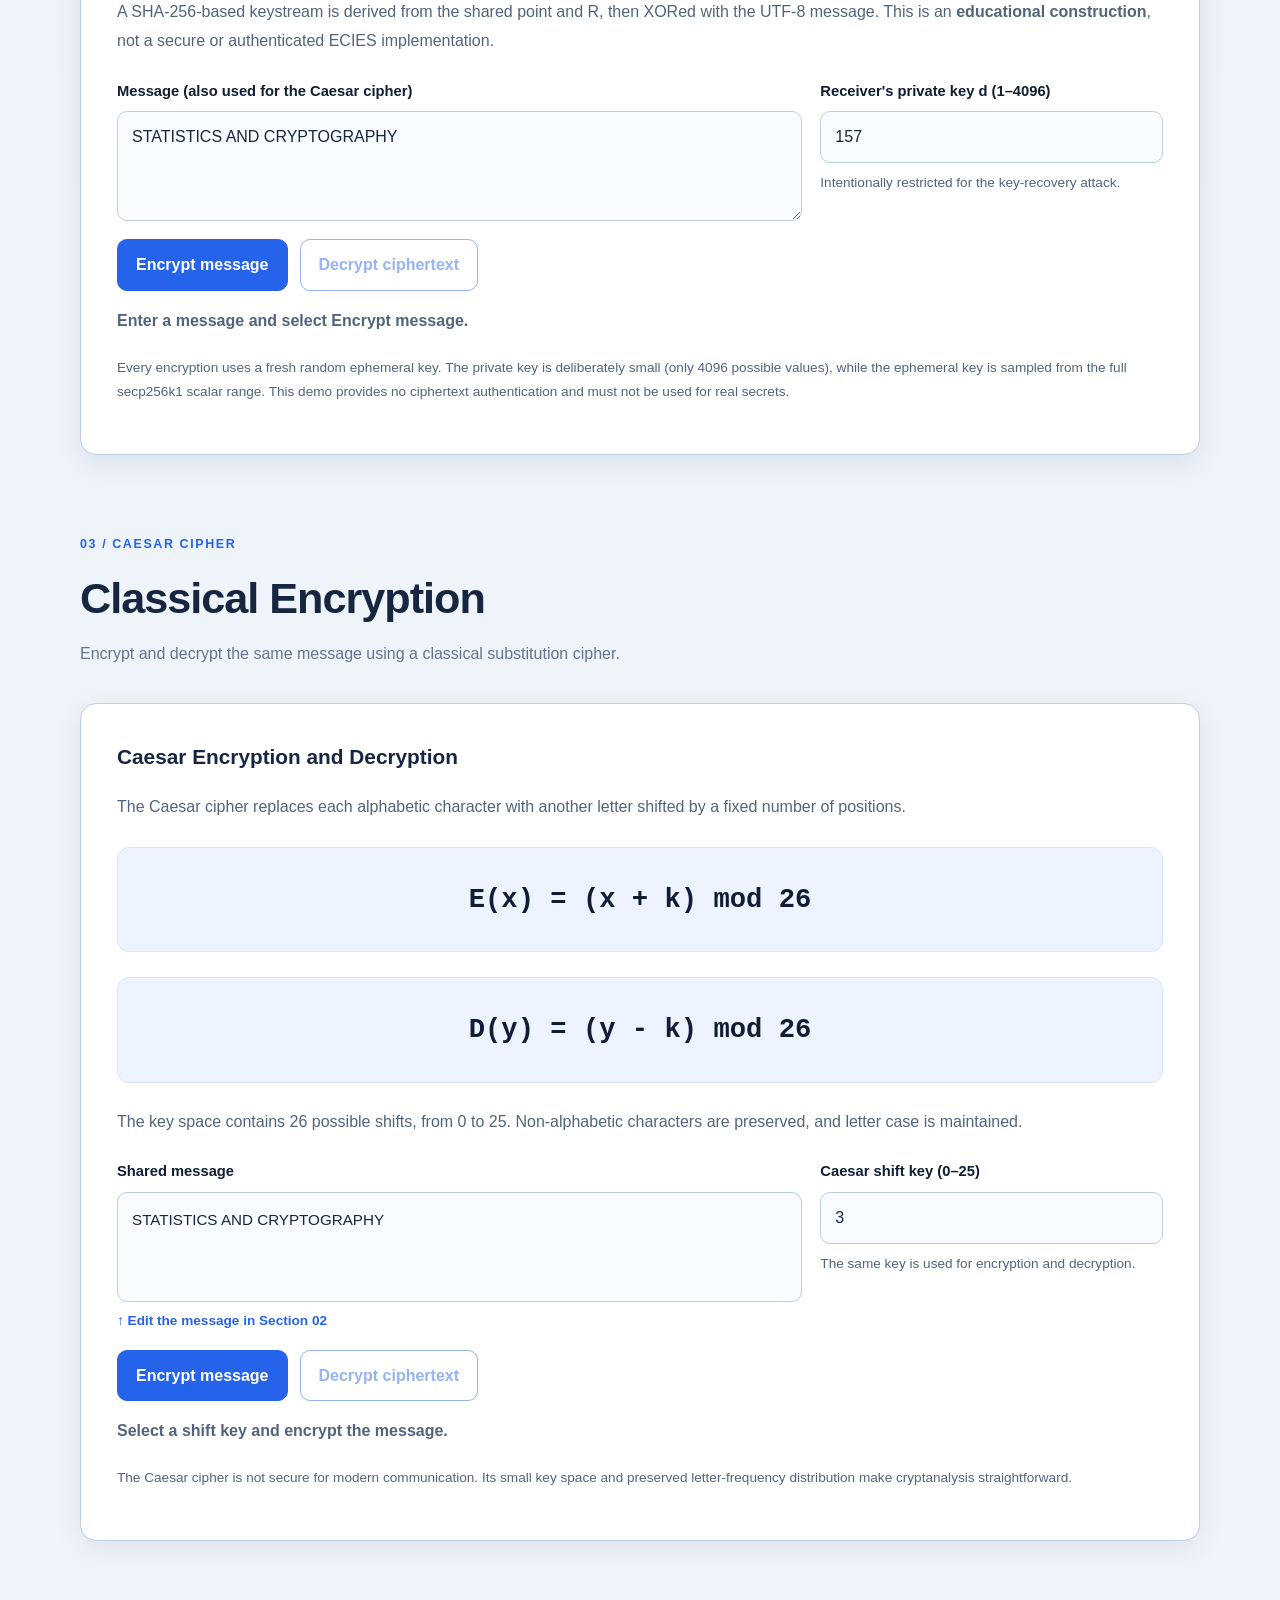
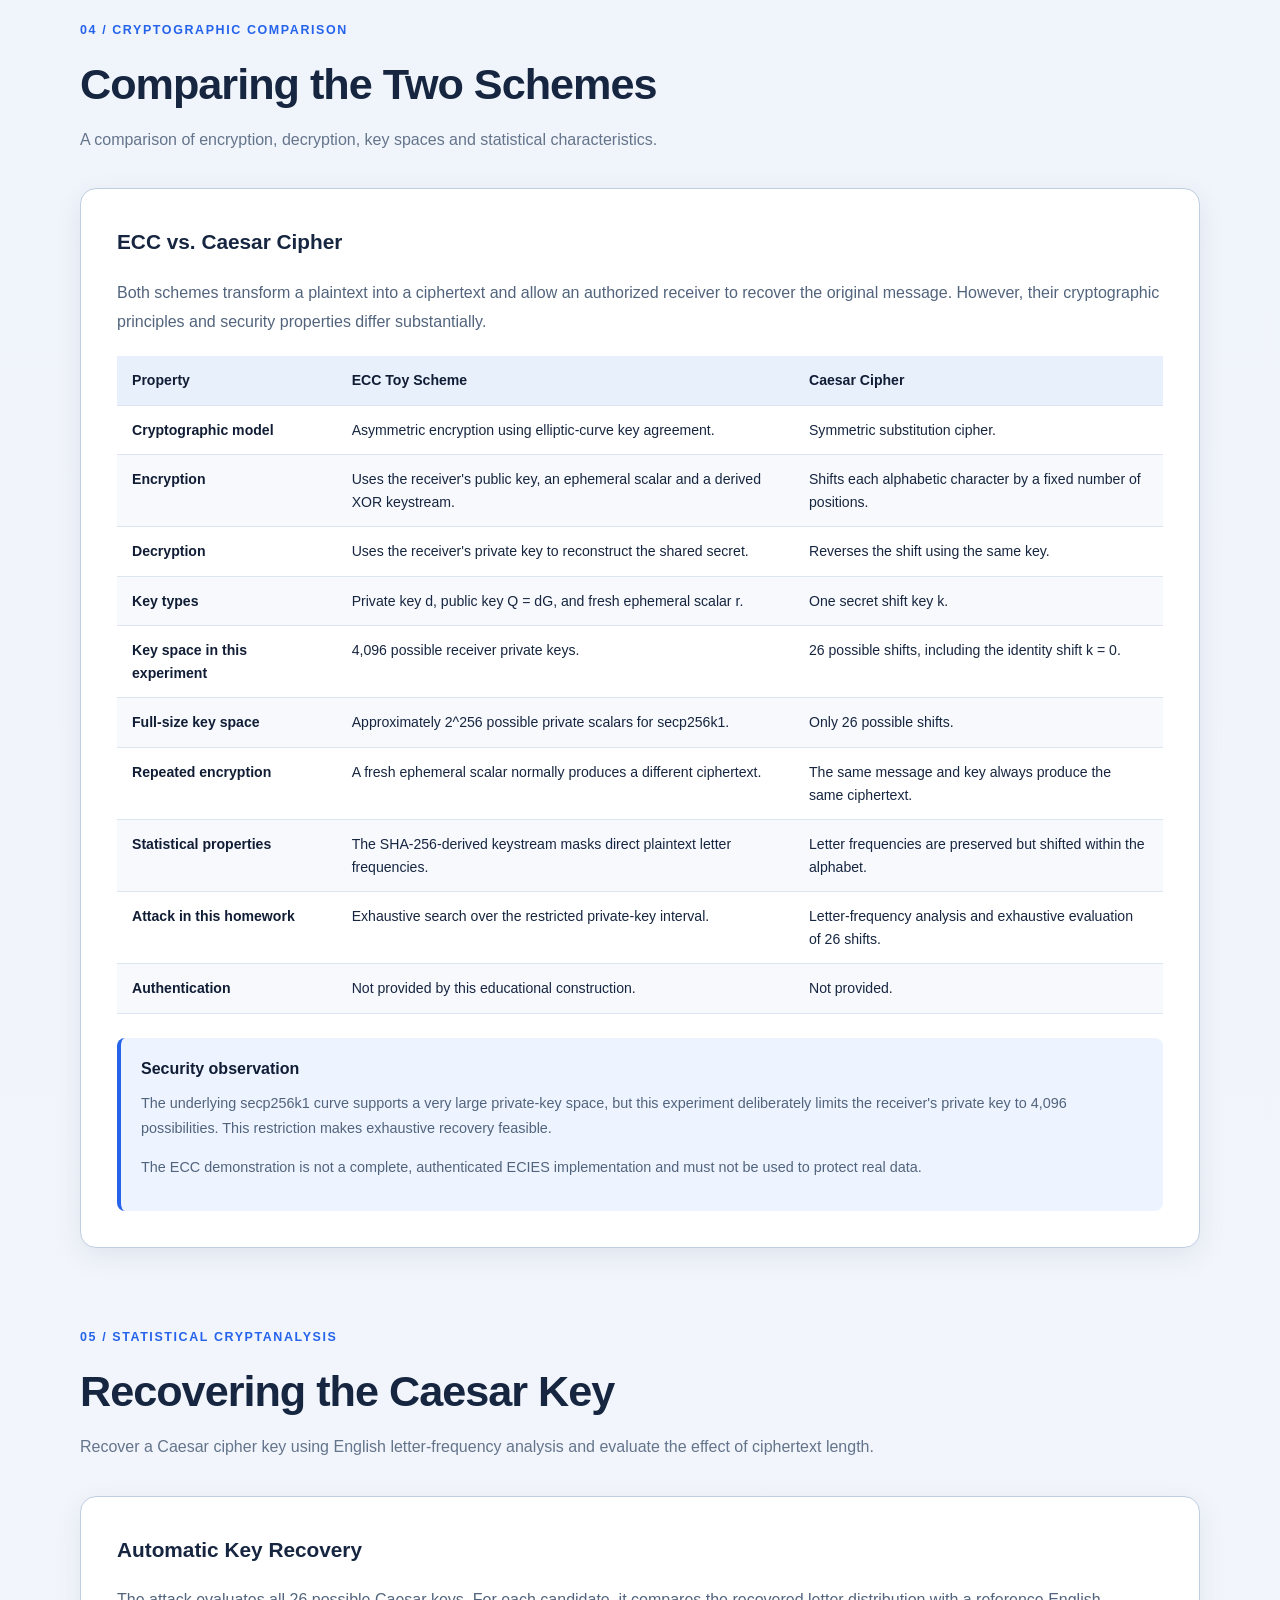
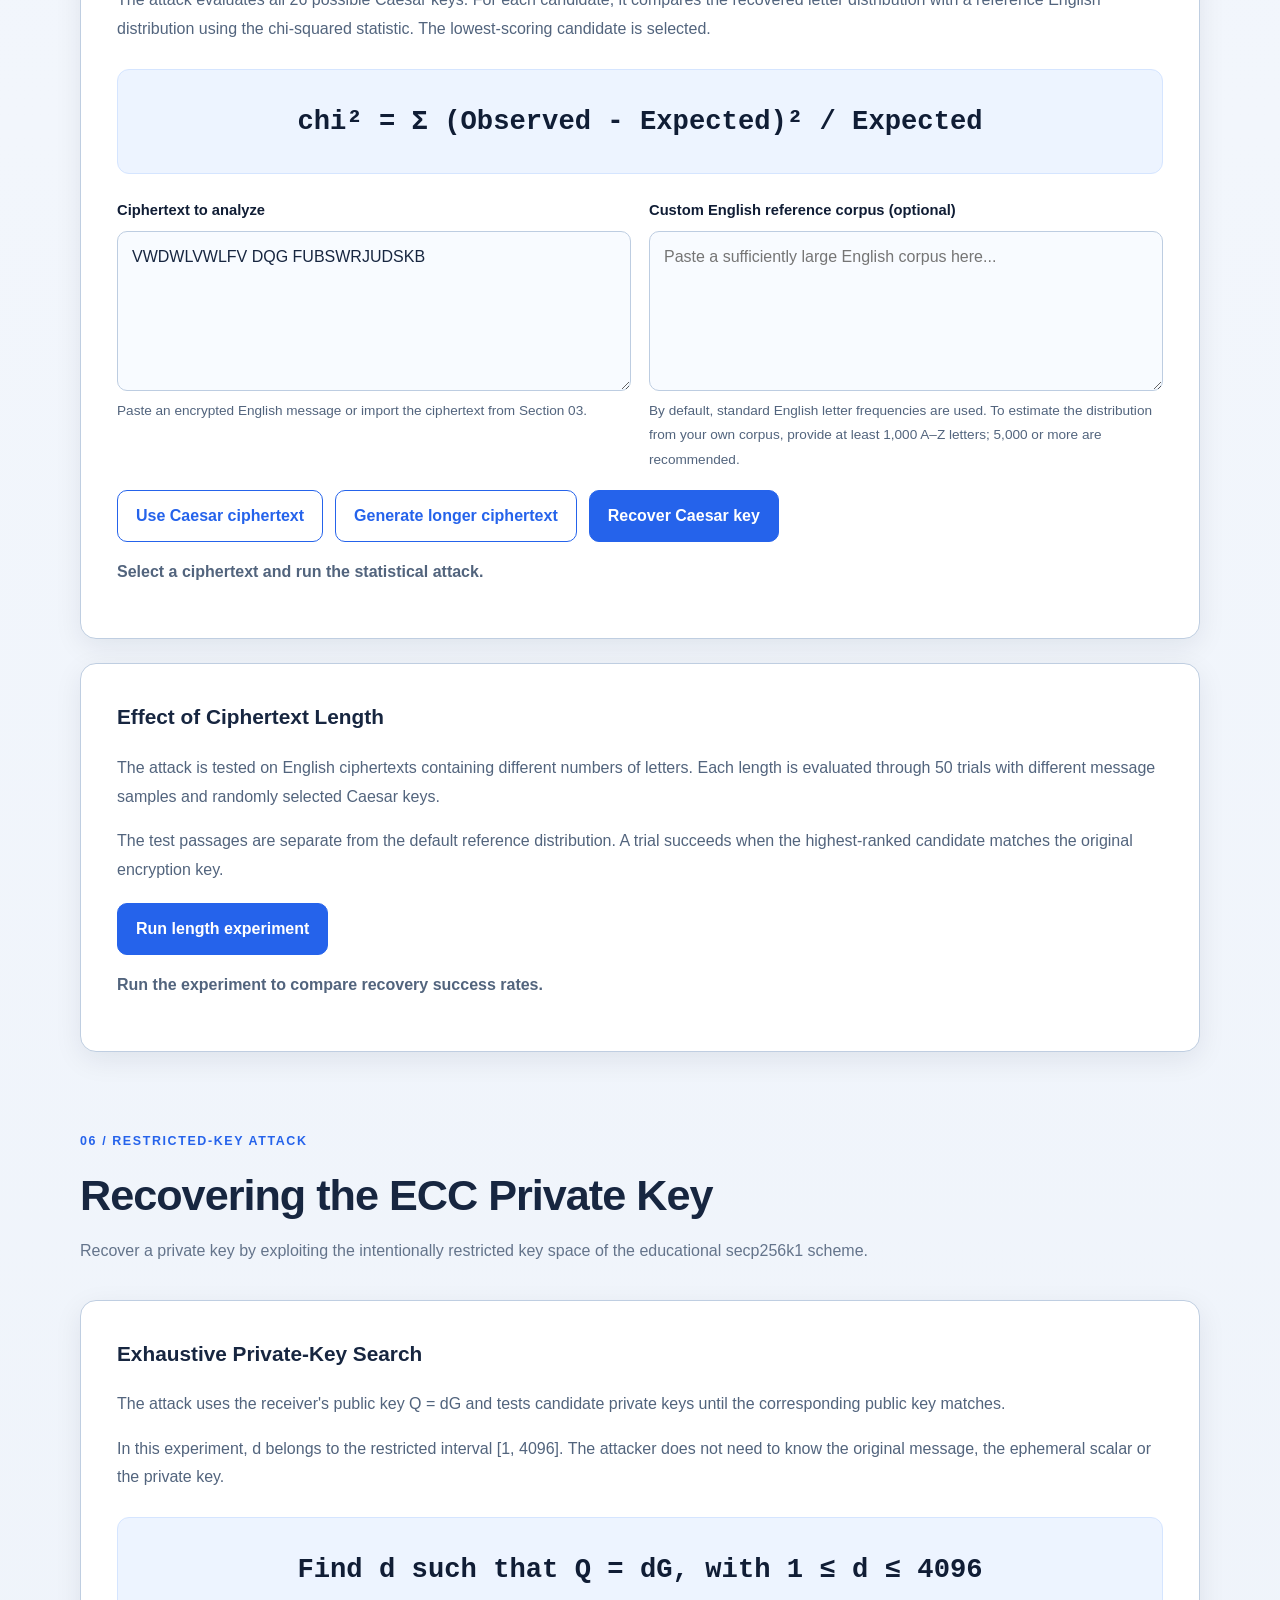
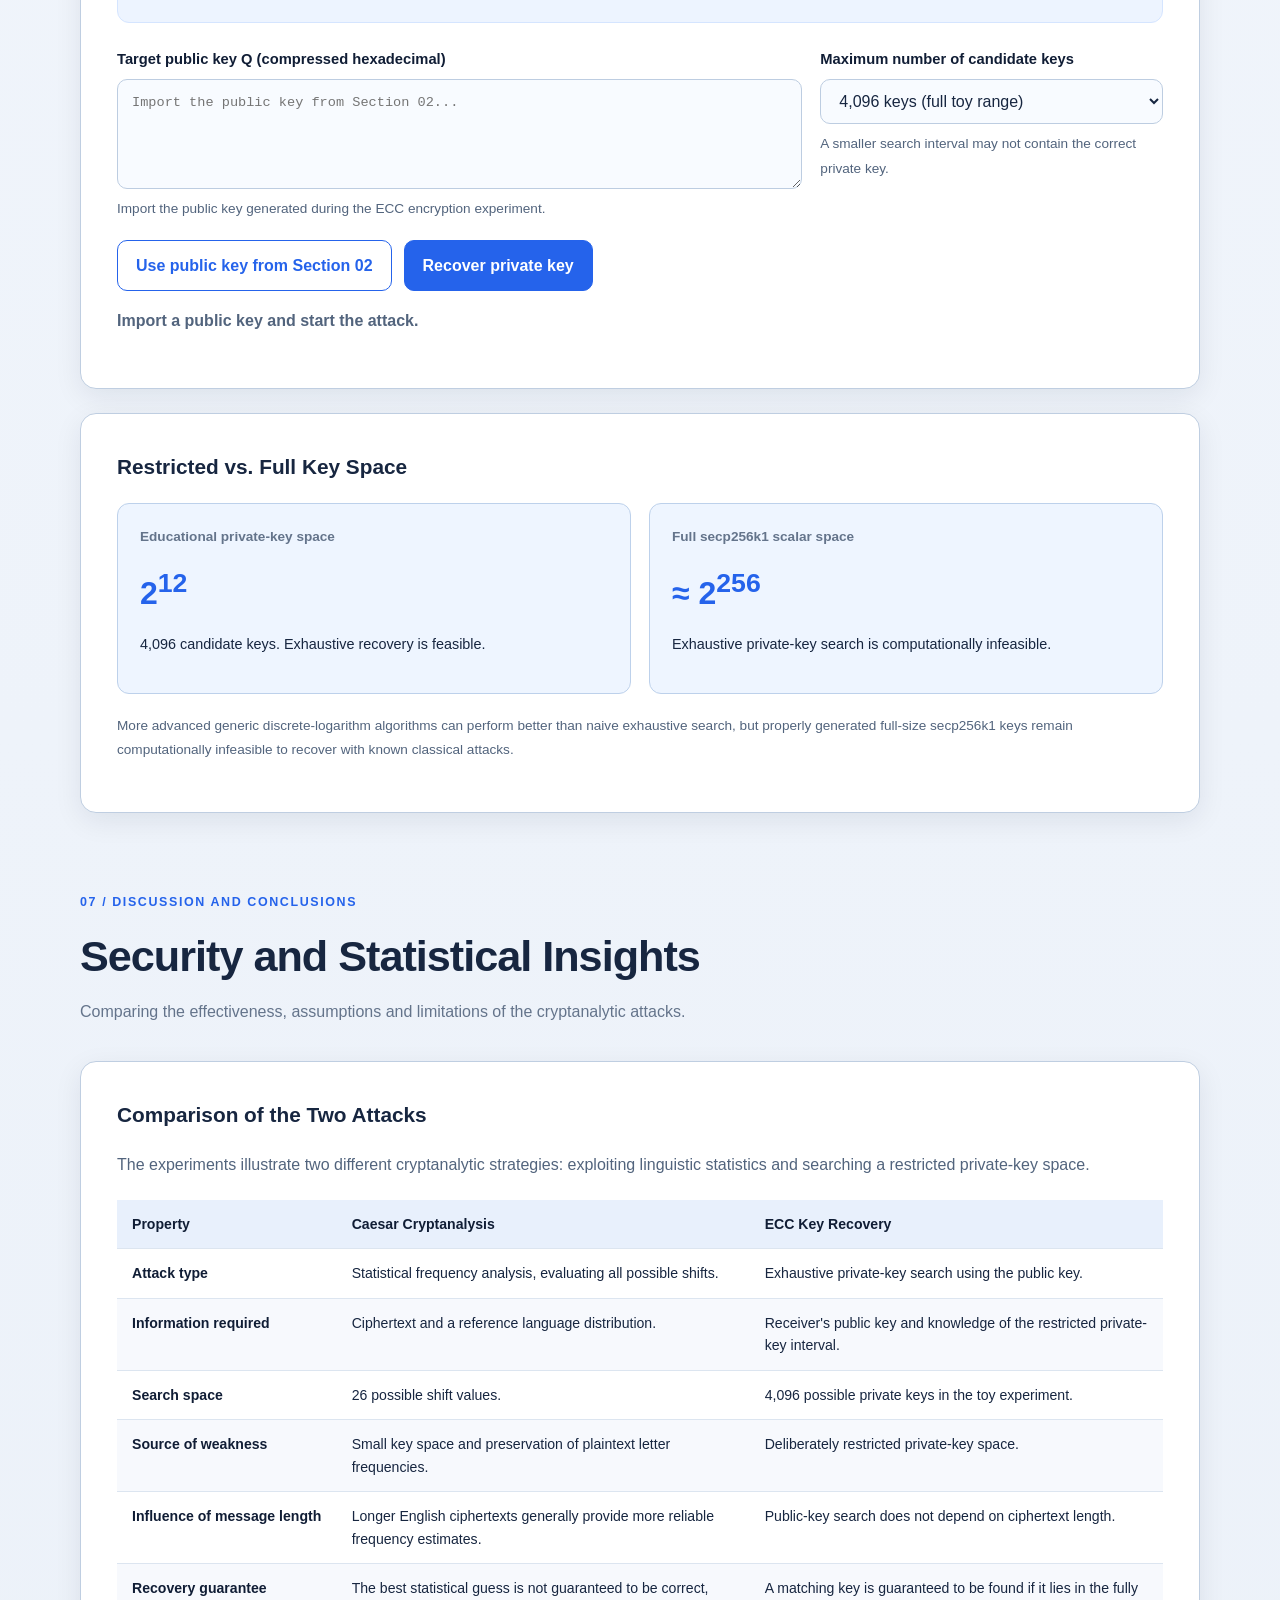
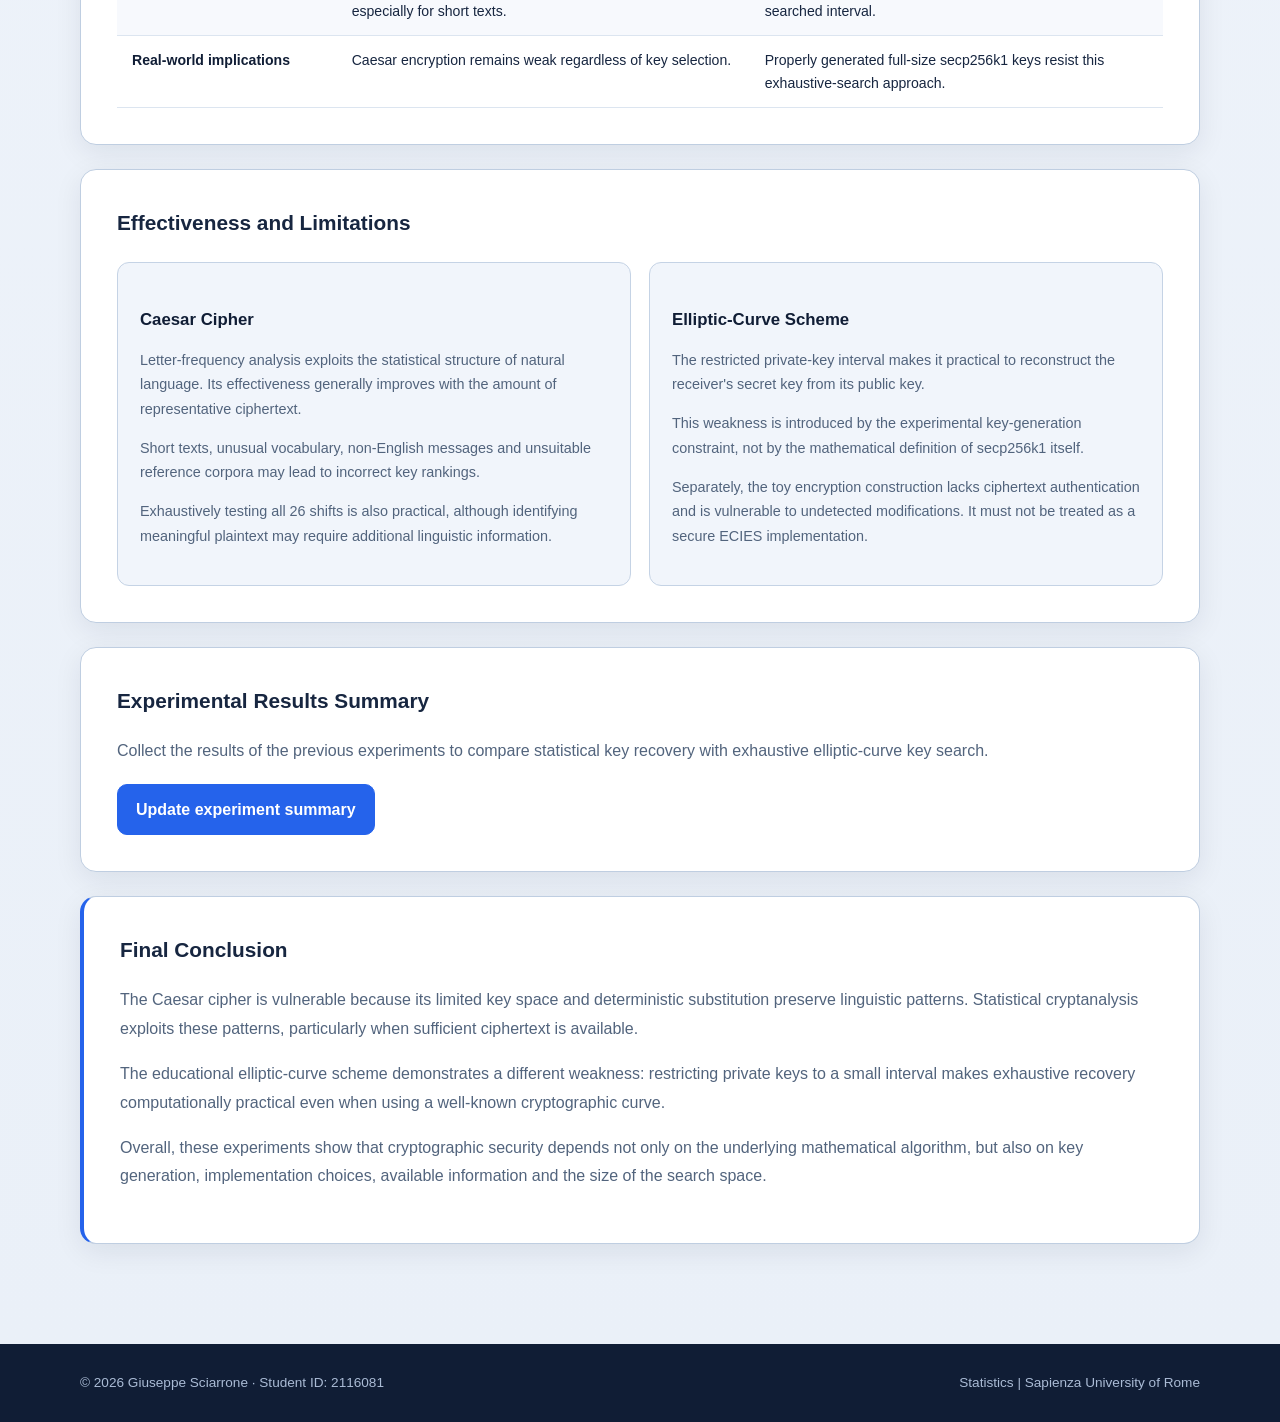
<file: homeworks/hw2-cryptanalysis/hw2.html>
<!DOCTYPE html>
<html lang="en">

<head>
    <meta charset="UTF-8">
    <meta name="viewport" content="width=device-width, initial-scale=1.0">

    <title>Homework 02 | Statistics</title>

    <!-- General website styles -->
    <link rel="stylesheet" href="../../assets/css/style.css">

    <!-- Shared homework styles -->
    <link rel="stylesheet" href="../../assets/css/homework.css">
    <link rel="stylesheet" href="../../assets/css/chart-motion.css">

    <!-- Homework 2 specific styles -->
    <link rel="stylesheet" href="hw2.css">
</head>

<body>

    <!-- NAVIGATION BAR -->
    <nav class="navbar" aria-label="Main navigation">
        <div class="container nav-content">

            <a href="../../index.html" class="nav-logo">
                <span class="logo-icon">S.</span>
                <span>Statistics</span>
            </a>

            <div class="nav-links">
                <a href="../../index.html">Home</a>
                <a href="../../index.html#homeworks">
                    Homeworks
                </a>
            </div>

        </div>
    </nav>

    <!-- HOMEWORK HEADER -->
    <header class="assignment-header">
        <div class="container">

            <a href="../../index.html#homeworks" class="back-link">
                &larr; Back to Homeworks
            </a>

            <span class="assignment-label">
                HOMEWORK 02
            </span>

            <h1>Encryption &amp; Cryptanalysis</h1>

            <p class="assignment-subtitle">
                Elliptic-Curve Encryption and Caesar Cipher
            </p>

            <p class="assignment-description">
                An interactive comparison of two encryption
                schemes, including statistical cryptanalysis,
                key recovery and the security implications
                of restricted key spaces.
            </p>

        </div>
    </header>

    <!-- MAIN CONTENT -->
    <main class="assignment-main">
        <div class="container">

            <!-- SECTION 1: INTRODUCTION -->
            <section class="assignment-section">

                <div class="section-heading">
                    <span class="section-label">
                        01 / INTRODUCTION
                    </span>

                    <h2>Understanding Encryption</h2>

                    <p>
                        Exploring how different cryptographic
                        schemes protect messages and how
                        their weaknesses can be exploited.
                    </p>
                </div>

                <div class="assignment-panel">
                    <h3>Introduction and Objectives</h3>

                    <p>
                        This homework compares a simplified
                        elliptic-curve encryption scheme
                        based on secp256k1 with the
                        classical Caesar cipher.
                    </p>

                    <p>
                        Both schemes will encrypt and decrypt
                        the same message, allowing a direct
                        comparison of their algorithms,
                        key spaces and security properties.
                    </p>

                    <p>
                        The project also investigates two
                        attacks: statistical key recovery
                        against the Caesar cipher and
                        exhaustive private-key search
                        against an intentionally weakened
                        elliptic-curve scheme.
                    </p>
                </div>

            </section>

        <!-- SECTION 2: ECC ENCRYPTION -->
        <section class="assignment-section">
            <div class="section-heading">
                <span class="section-label">02 / ELLIPTIC-CURVE ENCRYPTION</span>
                <h2>Encrypting with secp256k1</h2>
                <p>Encrypt and decrypt a message using a simplified ECIES-inspired scheme.</p>
            </div>
        
            <div class="assignment-panel">
                <h3>ECC Encryption and Decryption</h3>
        
                <p>
                    The receiver selects a private key <strong>d</strong> and computes
                    the public key <strong>Q = dG</strong>. The sender chooses a fresh
                    random value <strong>r</strong>, publishes <strong>R = rG</strong>,
                    and computes the shared point <strong>S = rQ</strong>.
                    The receiver recovers the same point using <strong>S = dR</strong>.
                </p>
        
                <div class="formula-box">
                    Q = dG &nbsp; | &nbsp; R = rG &nbsp; | &nbsp; rQ = dR
                </div>
        
                <p>
                    A SHA-256-based keystream is derived from the shared point and R,
                    then XORed with the UTF-8 message. This is an
                    <strong>educational construction</strong>, not a secure or
                    authenticated ECIES implementation.
                </p>
        
                <div class="hw2-controls">
                    <div class="hw2-field">
                        <label for="hw2-message">
                            Message (also used for the Caesar cipher)
                        </label>
        
                        <textarea id="hw2-message" class="hw2-input" maxlength="400">STATISTICS AND CRYPTOGRAPHY</textarea>
                    </div>
        
                    <div class="hw2-field">
                        <label for="hw2-private-key">
                            Receiver's private key d (1–4096)
                        </label>
        
                        <input id="hw2-private-key" class="hw2-input" type="number" min="1" max="4096" step="1" value="157">
        
                        <p class="hw2-field-hint">
                            Intentionally restricted for the key-recovery attack.
                        </p>
                    </div>
                </div>
        
                <div class="hw2-actions">
                    <button type="button" id="hw2-encrypt" class="hw2-button">
                        Encrypt message
                    </button>
        
                    <button type="button" id="hw2-decrypt" class="hw2-button hw2-button-secondary" disabled>
                        Decrypt ciphertext
                    </button>
                </div>
        
                <p id="hw2-ecc-status" class="hw2-status" role="status" aria-live="polite">
                    Enter a message and select Encrypt message.
                </p>
        
                <div id="hw2-ecc-result" class="hw2-ecc-result" hidden>
                    <div class="hw2-result-item">
                        <strong>
                            Receiver public key Q (compressed hexadecimal)
                        </strong>
                        <code id="hw2-public-key" class="hw2-result-value"></code>
                    </div>
        
                    <div class="hw2-result-item">
                        <strong>
                            Ephemeral public point R (compressed hexadecimal)
                        </strong>
                        <code id="hw2-ephemeral-key" class="hw2-result-value"></code>
                    </div>
        
                    <div class="hw2-result-item">
                        <strong>Ciphertext (hexadecimal)</strong>
                        <code id="hw2-ciphertext" class="hw2-result-value"></code>
                    </div>
        
                    <div class="hw2-result-item">
                        <strong>Decrypted message</strong>
                        <code id="hw2-plaintext" class="hw2-result-value">—</code>
                    </div>
                </div>
        
                <p class="hw2-note">
                    Every encryption uses a fresh random ephemeral key.
                    The private key is deliberately small (only 4096 possible values),
                    while the ephemeral key is sampled from the full secp256k1
                    scalar range. This demo provides no ciphertext authentication
                    and must not be used for real secrets.
                </p>
            </div>
        </section>


            <!-- SECTION 3: CAESAR CIPHER -->
            <section class="assignment-section">
            
                <div class="section-heading">
                    <span class="section-label">
                        03 / CAESAR CIPHER
                    </span>
            
                    <h2>Classical Encryption</h2>
            
                    <p>
                        Encrypt and decrypt the same message using
                        a classical substitution cipher.
                    </p>
                </div>
            
                <div class="assignment-panel">
            
                    <h3>Caesar Encryption and Decryption</h3>
            
                    <p>
                        The Caesar cipher replaces each alphabetic
                        character with another letter shifted by
                        a fixed number of positions.
                    </p>
            
                    <div class="formula-box">
                        E(x) = (x + k) mod 26
                    </div>
            
                    <div class="formula-box">
                        D(y) = (y - k) mod 26
                    </div>
            
                    <p>
                        The key space contains 26 possible shifts,
                        from 0 to 25. Non-alphabetic characters
                        are preserved, and letter case is maintained.
                    </p>
            
                    <!-- CAESAR INPUTS -->
                    <div class="hw2-controls">
            
                        <div class="hw2-field">
            
                            <label>
                                Shared message
                            </label>
            
                            <div id="hw2-caesar-preview" class="hw2-caesar-preview"></div>
            
                            <a href="#hw2-message" class="hw2-caesar-edit">
                                &uarr; Edit the message in Section 02
                            </a>
            
                        </div>
            
                        <div class="hw2-field">
            
                            <label for="hw2-caesar-key">
                                Caesar shift key (0–25)
                            </label>
            
                            <input type="number" id="hw2-caesar-key" class="hw2-input" min="0" max="25" step="1" value="3">
            
                            <p class="hw2-field-hint">
                                The same key is used for encryption
                                and decryption.
                            </p>
            
                        </div>
            
                    </div>
            
                    <!-- CAESAR ACTIONS -->
                    <div class="hw2-actions">
            
                        <button type="button" id="hw2-caesar-encrypt" class="hw2-button">
                            Encrypt message
                        </button>
            
                        <button type="button" id="hw2-caesar-decrypt" class="hw2-button hw2-button-secondary" disabled>
                            Decrypt ciphertext
                        </button>
            
                    </div>
            
                    <!-- STATUS -->
                    <p id="hw2-caesar-status" class="hw2-status" role="status" aria-live="polite">
                        Select a shift key and encrypt the message.
                    </p>
            
                    <!-- RESULTS -->
                    <div id="hw2-caesar-result" class="hw2-ecc-result" hidden>
            
                        <div class="hw2-result-item">
            
                            <strong>
                                Original message
                            </strong>
            
                            <code id="hw2-caesar-original" class="hw2-result-value"></code>
            
                        </div>
            
                        <div class="hw2-result-item">
            
                            <strong>
                                Caesar ciphertext
                            </strong>
            
                            <code id="hw2-caesar-ciphertext" class="hw2-result-value"></code>
            
                        </div>
            
                        <div class="hw2-result-item">
            
                            <strong>
                                Decrypted message
                            </strong>
            
                            <code id="hw2-caesar-plaintext" class="hw2-result-value">—</code>
            
                        </div>
            
                        <div class="hw2-result-item">
            
                            <strong>
                                Encryption key
                            </strong>
            
                            <code id="hw2-caesar-used-key" class="hw2-result-value"></code>
            
                        </div>
            
                    </div>
            
                    <p class="hw2-note">
                        The Caesar cipher is not secure for modern
                        communication. Its small key space and
                        preserved letter-frequency distribution
                        make cryptanalysis straightforward.
                    </p>
            
                </div>
            
            </section>


            <!-- SECTION 4: CRYPTOGRAPHIC COMPARISON -->
            <section class="assignment-section">
            
                <div class="section-heading">
                    <span class="section-label">
                        04 / CRYPTOGRAPHIC COMPARISON
                    </span>
            
                    <h2>Comparing the Two Schemes</h2>
            
                    <p>
                        A comparison of encryption, decryption, key spaces
                        and statistical characteristics.
                    </p>
                </div>
            
                <div class="assignment-panel">
            
                    <h3>ECC vs. Caesar Cipher</h3>
            
                    <p>
                        Both schemes transform a plaintext into a ciphertext
                        and allow an authorized receiver to recover the
                        original message. However, their cryptographic
                        principles and security properties differ substantially.
                    </p>
            
                    <div class="hw2-comparison-wrapper">
            
                        <table class="hw2-comparison-table">
            
                            <thead>
                                <tr>
                                    <th>Property</th>
                                    <th>ECC Toy Scheme</th>
                                    <th>Caesar Cipher</th>
                                </tr>
                            </thead>
            
                            <tbody>
            
                                <tr>
                                    <th>Cryptographic model</th>
                                    <td>
                                        Asymmetric encryption using
                                        elliptic-curve key agreement.
                                    </td>
                                    <td>
                                        Symmetric substitution cipher.
                                    </td>
                                </tr>
            
                                <tr>
                                    <th>Encryption</th>
                                    <td>
                                        Uses the receiver's public key,
                                        an ephemeral scalar and a derived
                                        XOR keystream.
                                    </td>
                                    <td>
                                        Shifts each alphabetic character
                                        by a fixed number of positions.
                                    </td>
                                </tr>
            
                                <tr>
                                    <th>Decryption</th>
                                    <td>
                                        Uses the receiver's private key
                                        to reconstruct the shared secret.
                                    </td>
                                    <td>
                                        Reverses the shift using the same key.
                                    </td>
                                </tr>
            
                                <tr>
                                    <th>Key types</th>
                                    <td>
                                        Private key d, public key Q = dG,
                                        and fresh ephemeral scalar r.
                                    </td>
                                    <td>
                                        One secret shift key k.
                                    </td>
                                </tr>
            
                                <tr>
                                    <th>Key space in this experiment</th>
                                    <td>
                                        4,096 possible receiver private keys.
                                    </td>
                                    <td>
                                        26 possible shifts, including
                                        the identity shift k = 0.
                                    </td>
                                </tr>
            
                                <tr>
                                    <th>Full-size key space</th>
                                    <td>
                                        Approximately 2^256 possible
                                        private scalars for secp256k1.
                                    </td>
                                    <td>
                                        Only 26 possible shifts.
                                    </td>
                                </tr>
            
                                <tr>
                                    <th>Repeated encryption</th>
                                    <td>
                                        A fresh ephemeral scalar normally
                                        produces a different ciphertext.
                                    </td>
                                    <td>
                                        The same message and key always
                                        produce the same ciphertext.
                                    </td>
                                </tr>
            
                                <tr>
                                    <th>Statistical properties</th>
                                    <td>
                                        The SHA-256-derived keystream masks
                                        direct plaintext letter frequencies.
                                    </td>
                                    <td>
                                        Letter frequencies are preserved
                                        but shifted within the alphabet.
                                    </td>
                                </tr>
            
                                <tr>
                                    <th>Attack in this homework</th>
                                    <td>
                                        Exhaustive search over the restricted
                                        private-key interval.
                                    </td>
                                    <td>
                                        Letter-frequency analysis and
                                        exhaustive evaluation of 26 shifts.
                                    </td>
                                </tr>
            
                                <tr>
                                    <th>Authentication</th>
                                    <td>
                                        Not provided by this educational
                                        construction.
                                    </td>
                                    <td>
                                        Not provided.
                                    </td>
                                </tr>
            
                            </tbody>
            
                        </table>
            
                    </div>
            
                    <div class="hw2-comparison-note">
            
                        <strong>Security observation</strong>
            
                        <p>
                            The underlying secp256k1 curve supports a very
                            large private-key space, but this experiment
                            deliberately limits the receiver's private key
                            to 4,096 possibilities. This restriction makes
                            exhaustive recovery feasible.
                        </p>
            
                        <p>
                            The ECC demonstration is not a complete,
                            authenticated ECIES implementation and must
                            not be used to protect real data.
                        </p>
            
                    </div>
            
                </div>
            
            </section>
            
            
            <!-- SECTION 5: STATISTICAL CRYPTANALYSIS -->
            <section class="assignment-section">
            
                <div class="section-heading">
            
                    <span class="section-label">
                        05 / STATISTICAL CRYPTANALYSIS
                    </span>
            
                    <h2>Recovering the Caesar Key</h2>
            
                    <p>
                        Recover a Caesar cipher key using English
                        letter-frequency analysis and evaluate
                        the effect of ciphertext length.
                    </p>
            
                </div>
            
                <!-- ATTACK INTERFACE -->
                <div class="assignment-panel">
            
                    <h3>Automatic Key Recovery</h3>
            
                    <p>
                        The attack evaluates all 26 possible Caesar keys.
                        For each candidate, it compares the recovered
                        letter distribution with a reference English
                        distribution using the chi-squared statistic.
                        The lowest-scoring candidate is selected.
                    </p>
            
                    <div class="formula-box">
                        chi² = Σ (Observed - Expected)² / Expected
                    </div>
            
                    <div class="hw2-attack-grid">
            
                        <div class="hw2-field">
            
                            <label for="hw2-attack-ciphertext">
                                Ciphertext to analyze
                            </label>
            
                            <textarea id="hw2-attack-ciphertext" class="hw2-input hw2-attack-input"
                                maxlength="20000">VWDWLVWLFV DQG FUBSWRJUDSKB</textarea>
            
                            <p class="hw2-field-hint">
                                Paste an encrypted English message or
                                import the ciphertext from Section 03.
                            </p>
            
                        </div>
            
                        <div class="hw2-field">
            
                            <label for="hw2-reference-corpus">
                                Custom English reference corpus (optional)
                            </label>
            
                            <textarea id="hw2-reference-corpus" class="hw2-input hw2-attack-input"
                                placeholder="Paste a sufficiently large English corpus here..."></textarea>
            
                            <p class="hw2-field-hint">
                                By default, standard English letter
                                frequencies are used. To estimate the
                                distribution from your own corpus,
                                provide at least 1,000 A–Z letters;
                                5,000 or more are recommended.
                            </p>
            
                        </div>
            
                    </div>
            
                    <div class="hw2-actions">
            
                        <button type="button" id="hw2-use-caesar" class="hw2-button hw2-button-secondary">
                            Use Caesar ciphertext
                        </button>
            
                        <button type="button" id="hw2-long-sample" class="hw2-button hw2-button-secondary">
                            Generate longer ciphertext
                        </button>
            
                        <button type="button" id="hw2-run-attack" class="hw2-button">
                            Recover Caesar key
                        </button>
            
                    </div>
            
                    <p id="hw2-attack-status" class="hw2-status" role="status" aria-live="polite">
                        Select a ciphertext and run the statistical attack.
                    </p>
            
                    <!-- ATTACK RESULTS -->
                    <div id="hw2-attack-result" hidden>
            
                        <div class="hw2-attack-summary">
            
                            <div class="hw2-attack-metric">
                                <span>Recovered key</span>
                                <strong id="hw2-recovered-key">—</strong>
                            </div>
            
                            <div class="hw2-attack-metric">
                                <span>Analyzed letters</span>
                                <strong id="hw2-attack-length">—</strong>
                            </div>
            
                        </div>
            
                        <p class="hw2-reference-label">
                            Reference:
                            <span id="hw2-attack-reference"></span>
                        </p>
            
                        <div class="hw2-result-item">
            
                            <strong>
                                Recovered plaintext (best candidate)
                            </strong>
            
                            <code id="hw2-attack-plaintext" class="hw2-result-value"></code>
            
                        </div>
            
                        <h4 class="hw2-results-heading">
                            Five Best Key Candidates
                        </h4>
            
                        <div class="hw2-attack-scroll">
            
                            <table class="hw2-analysis-table">
            
                                <thead>
                                    <tr>
                                        <th>Key</th>
                                        <th>Chi-squared</th>
                                        <th>Decrypted text preview</th>
                                    </tr>
                                </thead>
            
                                <tbody id="hw2-top-candidates"></tbody>
            
                            </table>
            
                        </div>
            
                        <details class="hw2-attack-details">
            
                            <summary>
                                Show all 26 key candidates
                            </summary>
            
                            <div class="hw2-attack-scroll">
            
                                <table class="hw2-analysis-table">
            
                                    <thead>
                                        <tr>
                                            <th>Key</th>
                                            <th>Chi-squared</th>
                                            <th>Decrypted text preview</th>
                                        </tr>
                                    </thead>
            
                                    <tbody id="hw2-all-candidates"></tbody>
            
                                </table>
            
                            </div>
            
                        </details>
            
                        <details class="hw2-attack-details">
            
                            <summary>
                                Show recovered letter frequencies
                            </summary>
            
                            <div class="hw2-attack-scroll">
            
                                <table class="hw2-analysis-table">
            
                                    <thead>
                                        <tr>
                                            <th>Letter</th>
                                            <th>Reference</th>
                                            <th>Recovered text</th>
                                        </tr>
                                    </thead>
            
                                    <tbody id="hw2-frequency-rows"></tbody>
            
                                </table>
            
                            </div>
            
                        </details>
            
                    </div>
            
                </div>
            
                <!-- CIPHERTEXT LENGTH EXPERIMENT -->
                <div class="assignment-panel hw2-length-panel">
            
                    <h3>Effect of Ciphertext Length</h3>
            
                    <p>
                        The attack is tested on English ciphertexts
                        containing different numbers of letters.
                        Each length is evaluated through 50 trials
                        with different message samples and randomly
                        selected Caesar keys.
                    </p>
            
                    <p>
                        The test passages are separate from the
                        default reference distribution. A trial
                        succeeds when the highest-ranked candidate
                        matches the original encryption key.
                    </p>
            
                    <div class="hw2-actions">
            
                        <button type="button" id="hw2-run-length-tests" class="hw2-button">
                            Run length experiment
                        </button>
            
                    </div>
            
                    <p id="hw2-length-status" class="hw2-status" role="status" aria-live="polite">
                        Run the experiment to compare recovery success rates.
                    </p>
            
                    <div id="hw2-length-results" hidden>
            
                        <h4 class="hw2-results-heading">
                            Successful Key Recoveries
                        </h4>
            
                        <div id="hw2-length-bars" class="hw2-length-bars"></div>
            
                        <div class="hw2-attack-scroll">
            
                            <table class="hw2-analysis-table">
            
                                <thead>
                                    <tr>
                                        <th>Ciphertext letters</th>
                                        <th>Successful trials</th>
                                        <th>Success rate</th>
                                    </tr>
                                </thead>
            
                                <tbody id="hw2-length-rows"></tbody>
            
                            </table>
            
                        </div>
            
                        <p class="hw2-note">
                            These success rates describe this fixed
                            experimental setup, not a universal guarantee.
                            Short texts, unusual vocabulary, a mismatched
                            reference corpus and non-English plaintext
                            may significantly affect the results.
                        </p>
            
                    </div>
            
                </div>
            
            </section>


        <!-- SECTION 6: ECC PRIVATE-KEY RECOVERY -->
        <section class="assignment-section">
        
            <div class="section-heading">
        
                <span class="section-label">
                    06 / RESTRICTED-KEY ATTACK
                </span>
        
                <h2>Recovering the ECC Private Key</h2>
        
                <p>
                    Recover a private key by exploiting the
                    intentionally restricted key space of
                    the educational secp256k1 scheme.
                </p>
        
            </div>
        
            <div class="assignment-panel">
        
                <h3>Exhaustive Private-Key Search</h3>
        
                <p>
                    The attack uses the receiver's public key
                    Q = dG and tests candidate private keys
                    until the corresponding public key matches.
                </p>
        
                <p>
                    In this experiment, d belongs to the
                    restricted interval [1, 4096]. The attacker
                    does not need to know the original message,
                    the ephemeral scalar or the private key.
                </p>
        
                <div class="formula-box">
                    Find d such that Q = dG, with 1 &le; d &le; 4096
                </div>
        
                <!-- ATTACK CONTROLS -->
                <div class="hw2-controls">
        
                    <div class="hw2-field">
        
                        <label for="hw2-ecc-attack-target">
                            Target public key Q (compressed hexadecimal)
                        </label>
        
                        <textarea id="hw2-ecc-attack-target" class="hw2-input hw2-ecc-target-input" maxlength="66"
                            spellcheck="false" placeholder="Import the public key from Section 02..."></textarea>
        
                        <p class="hw2-field-hint">
                            Import the public key generated during
                            the ECC encryption experiment.
                        </p>
        
                    </div>
        
                    <div class="hw2-field">
        
                        <label for="hw2-ecc-attack-limit">
                            Maximum number of candidate keys
                        </label>
        
                        <select id="hw2-ecc-attack-limit" class="hw2-input">
                            <option value="128">128 keys</option>
                            <option value="512">512 keys</option>
                            <option value="1024">1,024 keys</option>
                            <option value="4096" selected>
                                4,096 keys (full toy range)
                            </option>
                        </select>
        
                        <p class="hw2-field-hint">
                            A smaller search interval may not
                            contain the correct private key.
                        </p>
        
                    </div>
        
                </div>
        
                <!-- ATTACK BUTTONS -->
                <div class="hw2-actions">
        
                    <button type="button" id="hw2-load-ecc-public-key" class="hw2-button hw2-button-secondary">
                        Use public key from Section 02
                    </button>
        
                    <button type="button" id="hw2-run-ecc-attack" class="hw2-button">
                        Recover private key
                    </button>
        
                </div>
        
                <p id="hw2-ecc-attack-status" class="hw2-status" role="status" aria-live="polite">
                    Import a public key and start the attack.
                </p>
        
                <!-- SEARCH PROGRESS -->
                <div id="hw2-ecc-attack-progress" hidden>
        
                    <div id="hw2-ecc-progress-track" class="hw2-ecc-progress-track" role="progressbar"
                        aria-label="Private-key search progress" aria-valuemin="0" aria-valuemax="4096" aria-valuenow="0">
        
                        <div id="hw2-ecc-progress-fill" class="hw2-ecc-progress-fill"></div>
        
                    </div>
        
                    <p id="hw2-ecc-progress-label" class="hw2-ecc-progress-label"></p>
        
                </div>
        
                <!-- ATTACK RESULTS -->
                <div id="hw2-ecc-attack-result" hidden>
        
                    <div class="hw2-attack-summary">
        
                        <div class="hw2-attack-metric">
        
                            <span>Recovered private key</span>
        
                            <strong id="hw2-ecc-recovered-key">
                                —
                            </strong>
        
                        </div>
        
                        <div class="hw2-attack-metric">
        
                            <span>Keys tested</span>
        
                            <strong id="hw2-ecc-attempts">
                                —
                            </strong>
        
                        </div>
        
                        <div class="hw2-attack-metric">
        
                            <span>Execution time</span>
        
                            <strong id="hw2-ecc-attack-time">
                                —
                            </strong>
        
                        </div>
        
                        <div class="hw2-attack-metric">
        
                            <span>Search coverage</span>
        
                            <strong id="hw2-ecc-coverage">
                                —
                            </strong>
        
                        </div>
        
                    </div>
        
                    <div class="hw2-result-item hw2-ecc-verification">
        
                        <strong>
                            Public-key verification
                        </strong>
        
                        <code id="hw2-ecc-attack-verification" class="hw2-result-value"></code>
        
                    </div>
        
                    <p id="hw2-ecc-attack-observation" class="hw2-note"></p>
        
                </div>
        
            </div>
        
            <div class="assignment-panel hw2-ecc-security-panel">
        
                <h3>Restricted vs. Full Key Space</h3>
        
                <div class="hw2-security-grid">
        
                    <div class="hw2-security-card">
        
                        <span>Educational private-key space</span>
        
                        <strong>2<sup>12</sup></strong>
        
                        <p>
                            4,096 candidate keys.
                            Exhaustive recovery is feasible.
                        </p>
        
                    </div>
        
                    <div class="hw2-security-card">
        
                        <span>Full secp256k1 scalar space</span>
        
                        <strong>≈ 2<sup>256</sup></strong>
        
                        <p>
                            Exhaustive private-key search
                            is computationally infeasible.
                        </p>
        
                    </div>
        
                </div>
        
                <p class="hw2-note">
                    More advanced generic discrete-logarithm
                    algorithms can perform better than naive
                    exhaustive search, but properly generated
                    full-size secp256k1 keys remain computationally
                    infeasible to recover with known classical attacks.
                </p>
        
            </div>
        
        </section>
        
        
        <!-- SECTION 7: DISCUSSION AND CONCLUSIONS -->
        <section class="assignment-section">
        
            <div class="section-heading">
        
                <span class="section-label">
                    07 / DISCUSSION AND CONCLUSIONS
                </span>
        
                <h2>Security and Statistical Insights</h2>
        
                <p>
                    Comparing the effectiveness, assumptions
                    and limitations of the cryptanalytic attacks.
                </p>
        
            </div>
        
            <!-- ATTACK COMPARISON -->
            <div class="assignment-panel">
        
                <h3>Comparison of the Two Attacks</h3>
        
                <p>
                    The experiments illustrate two different
                    cryptanalytic strategies: exploiting
                    linguistic statistics and searching
                    a restricted private-key space.
                </p>
        
                <div class="hw2-comparison-wrapper">
        
                    <table class="hw2-comparison-table">
        
                        <thead>
        
                            <tr>
                                <th>Property</th>
                                <th>Caesar Cryptanalysis</th>
                                <th>ECC Key Recovery</th>
                            </tr>
        
                        </thead>
        
                        <tbody>
        
                            <tr>
        
                                <th>Attack type</th>
        
                                <td>
                                    Statistical frequency analysis,
                                    evaluating all possible shifts.
                                </td>
        
                                <td>
                                    Exhaustive private-key search
                                    using the public key.
                                </td>
        
                            </tr>
        
                            <tr>
        
                                <th>Information required</th>
        
                                <td>
                                    Ciphertext and a reference
                                    language distribution.
                                </td>
        
                                <td>
                                    Receiver's public key and
                                    knowledge of the restricted
                                    private-key interval.
                                </td>
        
                            </tr>
        
                            <tr>
        
                                <th>Search space</th>
        
                                <td>
                                    26 possible shift values.
                                </td>
        
                                <td>
                                    4,096 possible private keys
                                    in the toy experiment.
                                </td>
        
                            </tr>
        
                            <tr>
        
                                <th>Source of weakness</th>
        
                                <td>
                                    Small key space and preservation
                                    of plaintext letter frequencies.
                                </td>
        
                                <td>
                                    Deliberately restricted
                                    private-key space.
                                </td>
        
                            </tr>
        
                            <tr>
        
                                <th>Influence of message length</th>
        
                                <td>
                                    Longer English ciphertexts
                                    generally provide more reliable
                                    frequency estimates.
                                </td>
        
                                <td>
                                    Public-key search does not
                                    depend on ciphertext length.
                                </td>
        
                            </tr>
        
                            <tr>
        
                                <th>Recovery guarantee</th>
        
                                <td>
                                    The best statistical guess is
                                    not guaranteed to be correct,
                                    especially for short texts.
                                </td>
        
                                <td>
                                    A matching key is guaranteed
                                    to be found if it lies in the
                                    fully searched interval.
                                </td>
        
                            </tr>
        
                            <tr>
        
                                <th>Real-world implications</th>
        
                                <td>
                                    Caesar encryption remains weak
                                    regardless of key selection.
                                </td>
        
                                <td>
                                    Properly generated full-size
                                    secp256k1 keys resist this
                                    exhaustive-search approach.
                                </td>
        
                            </tr>
        
                        </tbody>
        
                    </table>
        
                </div>
        
            </div>
        
            <!-- LIMITATIONS -->
            <div class="assignment-panel hw2-conclusion-panel">
        
                <h3>Effectiveness and Limitations</h3>
        
                <div class="hw2-conclusion-grid">
        
                    <div class="hw2-conclusion-item">
        
                        <h4>Caesar Cipher</h4>
        
                        <p>
                            Letter-frequency analysis exploits
                            the statistical structure of
                            natural language. Its effectiveness
                            generally improves with the amount
                            of representative ciphertext.
                        </p>
        
                        <p>
                            Short texts, unusual vocabulary,
                            non-English messages and unsuitable
                            reference corpora may lead to
                            incorrect key rankings.
                        </p>
        
                        <p>
                            Exhaustively testing all 26 shifts
                            is also practical, although
                            identifying meaningful plaintext
                            may require additional linguistic
                            information.
                        </p>
        
                    </div>
        
                    <div class="hw2-conclusion-item">
        
                        <h4>Elliptic-Curve Scheme</h4>
        
                        <p>
                            The restricted private-key interval
                            makes it practical to reconstruct
                            the receiver's secret key from
                            its public key.
                        </p>
        
                        <p>
                            This weakness is introduced by
                            the experimental key-generation
                            constraint, not by the mathematical
                            definition of secp256k1 itself.
                        </p>
        
                        <p>
                            Separately, the toy encryption
                            construction lacks ciphertext
                            authentication and is vulnerable
                            to undetected modifications.
                            It must not be treated as a
                            secure ECIES implementation.
                        </p>
        
                    </div>
        
                </div>
        
            </div>
        
            <!-- DYNAMIC EXPERIMENT SUMMARY -->
            <div class="assignment-panel hw2-final-panel">
        
                <h3>Experimental Results Summary</h3>
        
                <p>
                    Collect the results of the previous experiments
                    to compare statistical key recovery with
                    exhaustive elliptic-curve key search.
                </p>
        
                <div class="hw2-actions">
        
                    <button type="button" id="hw2-update-summary" class="hw2-button">
                        Update experiment summary
                    </button>
        
                </div>
        
                <div id="hw2-final-summary" hidden>
        
                    <div class="hw2-final-grid">
        
                        <div class="hw2-final-result">
        
                            <span>
                                Caesar key recovery
                            </span>
        
                            <strong id="hw2-summary-caesar-key">
                                —
                            </strong>
        
                            <p id="hw2-summary-caesar-detail"></p>
        
                        </div>
        
                        <div class="hw2-final-result">
        
                            <span>
                                ECC private-key recovery
                            </span>
        
                            <strong id="hw2-summary-ecc-key">
                                —
                            </strong>
        
                            <p id="hw2-summary-ecc-detail"></p>
        
                        </div>
        
                        <div class="hw2-final-result">
        
                            <span>
                                Ciphertext-length experiment
                            </span>
        
                            <strong id="hw2-summary-length">
                                —
                            </strong>
        
                            <p id="hw2-summary-length-detail"></p>
        
                        </div>
        
                    </div>
        
                </div>
        
            </div>
        
            <!-- FINAL CONCLUSION -->
            <div class="assignment-panel hw2-final-conclusion">
        
                <h3>Final Conclusion</h3>
        
                <p>
                    The Caesar cipher is vulnerable because
                    its limited key space and deterministic
                    substitution preserve linguistic patterns.
                    Statistical cryptanalysis exploits these
                    patterns, particularly when sufficient
                    ciphertext is available.
                </p>
        
                <p>
                    The educational elliptic-curve scheme
                    demonstrates a different weakness:
                    restricting private keys to a small
                    interval makes exhaustive recovery
                    computationally practical even when
                    using a well-known cryptographic curve.
                </p>
        
                <p>
                    Overall, these experiments show that
                    cryptographic security depends not only
                    on the underlying mathematical algorithm,
                    but also on key generation, implementation
                    choices, available information and
                    the size of the search space.
                </p>
        
            </div>
        
        </section>


        </div>
    </main>

    <!-- FOOTER -->
    <footer class="footer">
        <div class="container footer-content">

            <p>
                &copy; 2026 Giuseppe Sciarrone
                &middot; Student ID: 2116081
            </p>

            <p>
                Statistics | Sapienza University of Rome
            </p>

        </div>
    </footer>

    <!-- Homework 2 JavaScript -->
    <script src="../../assets/js/chart-motion.js"></script>
    <script src="hw2.js"></script>

</body>

</html>
</file>
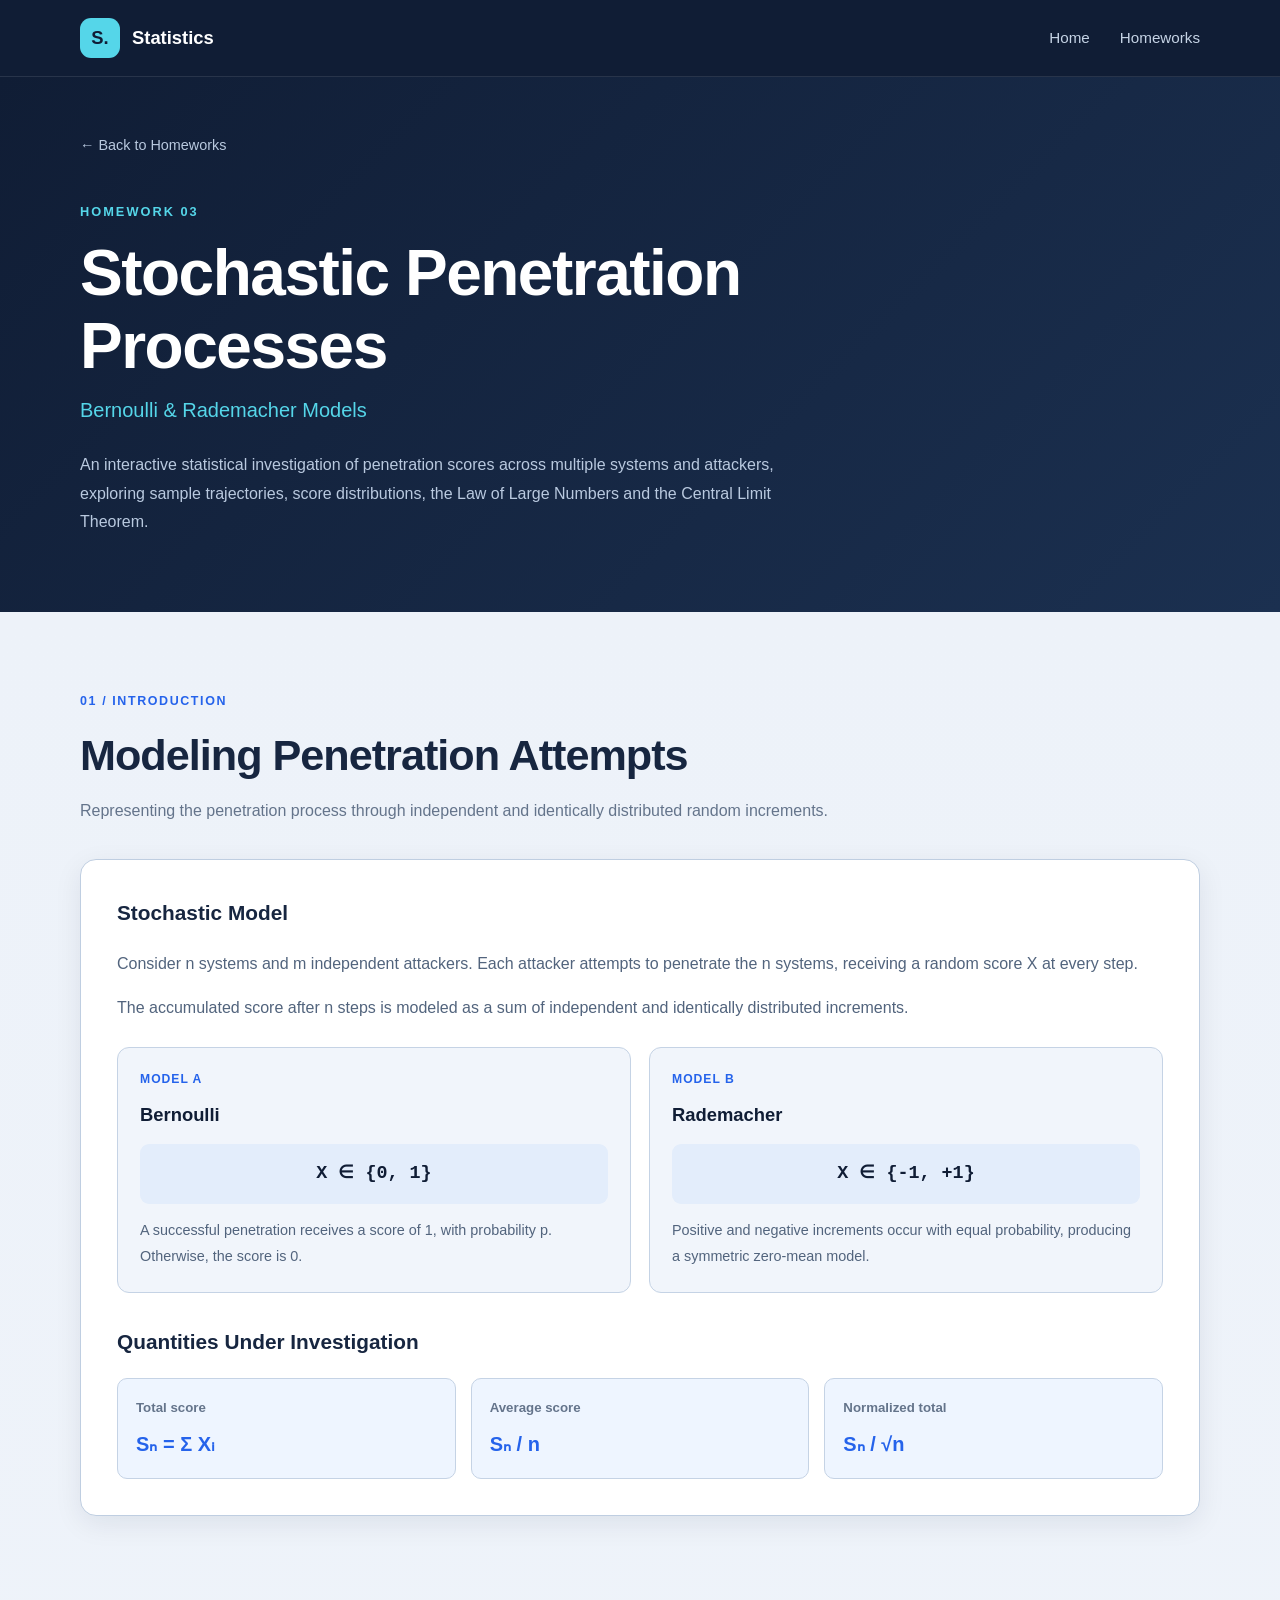
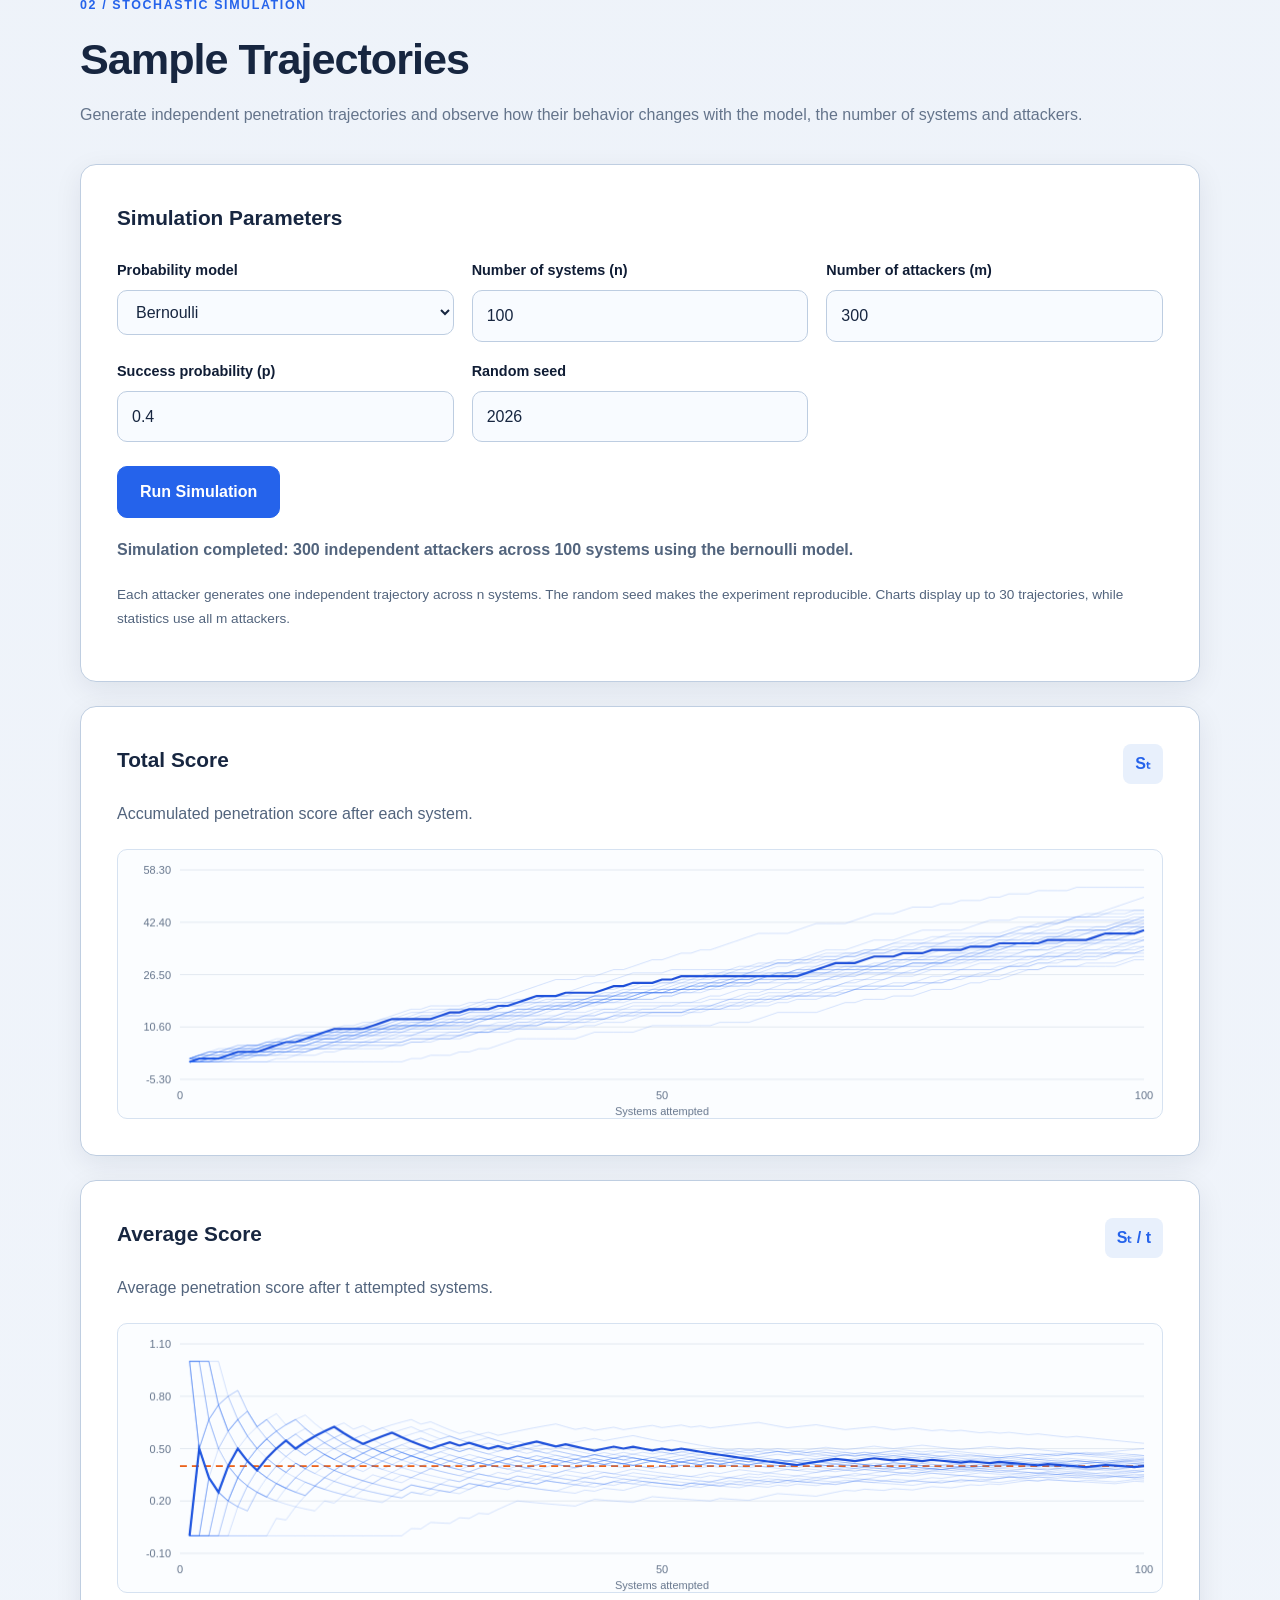
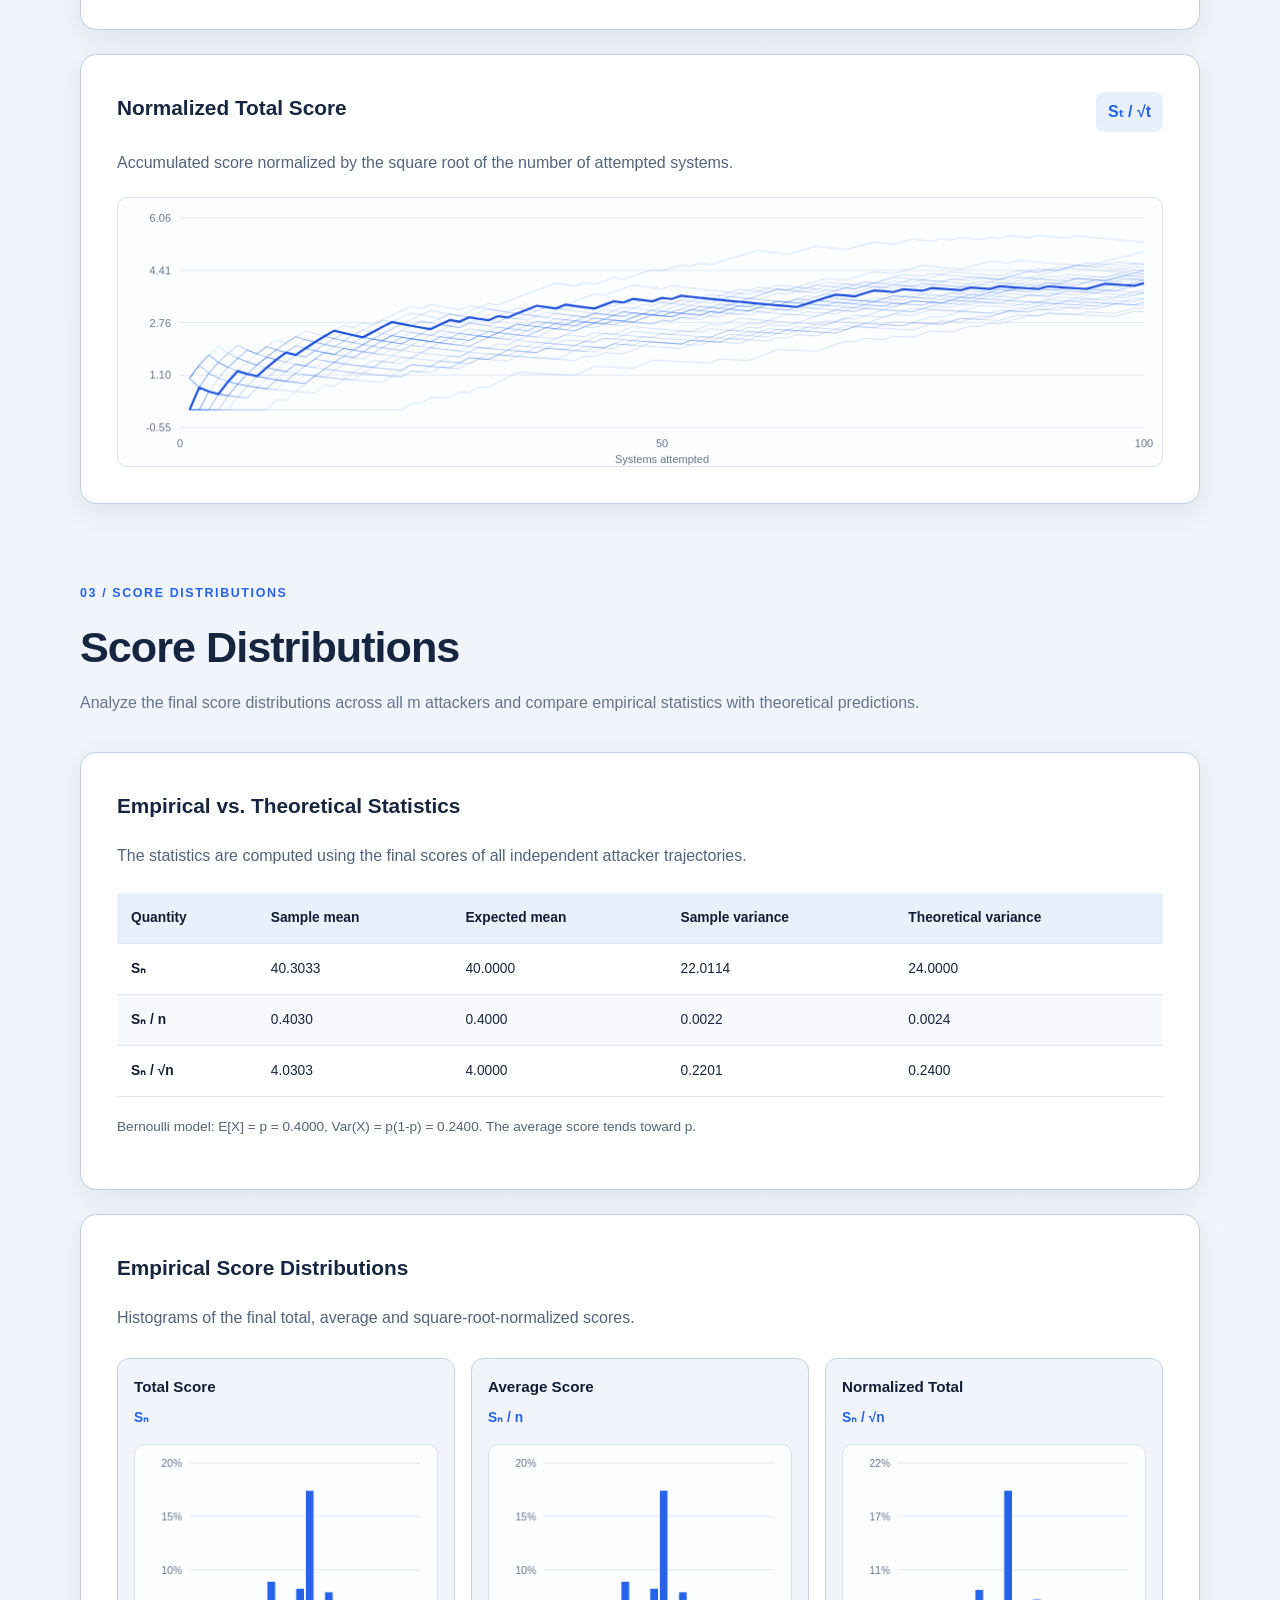
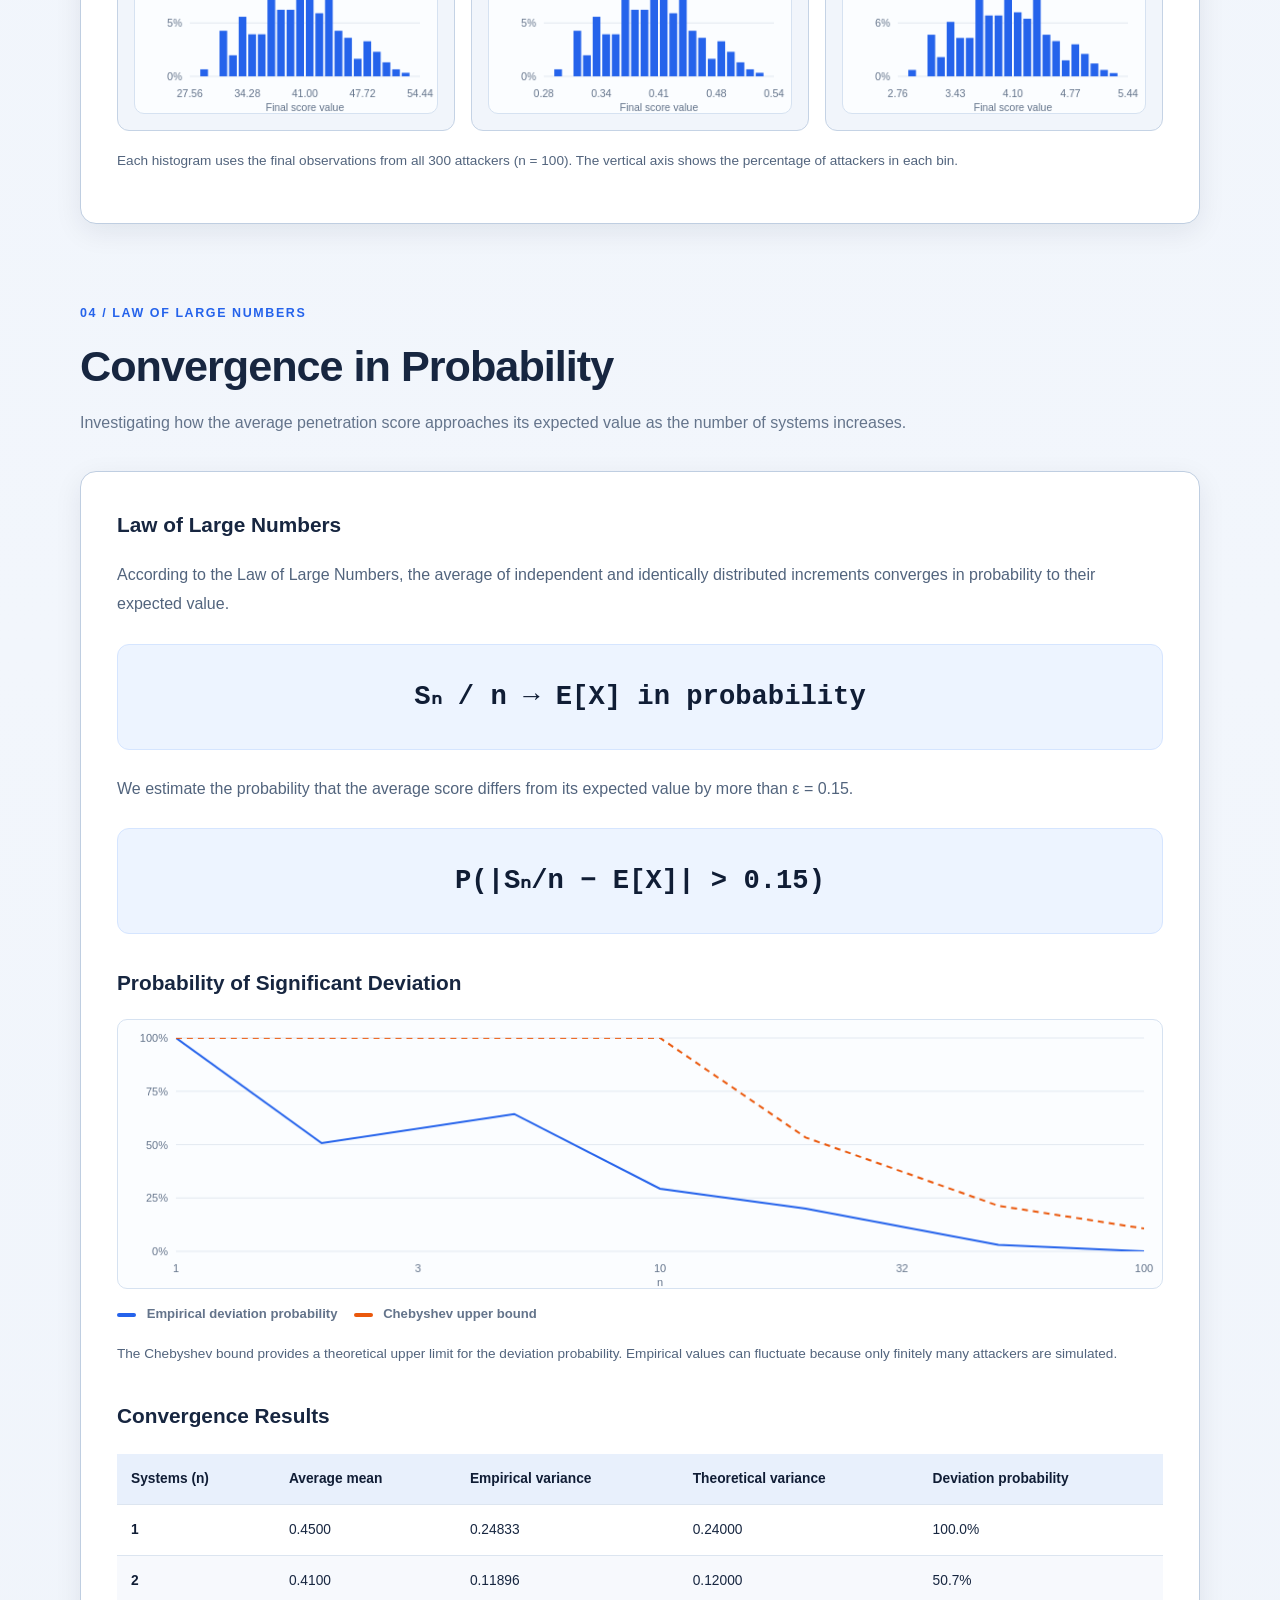
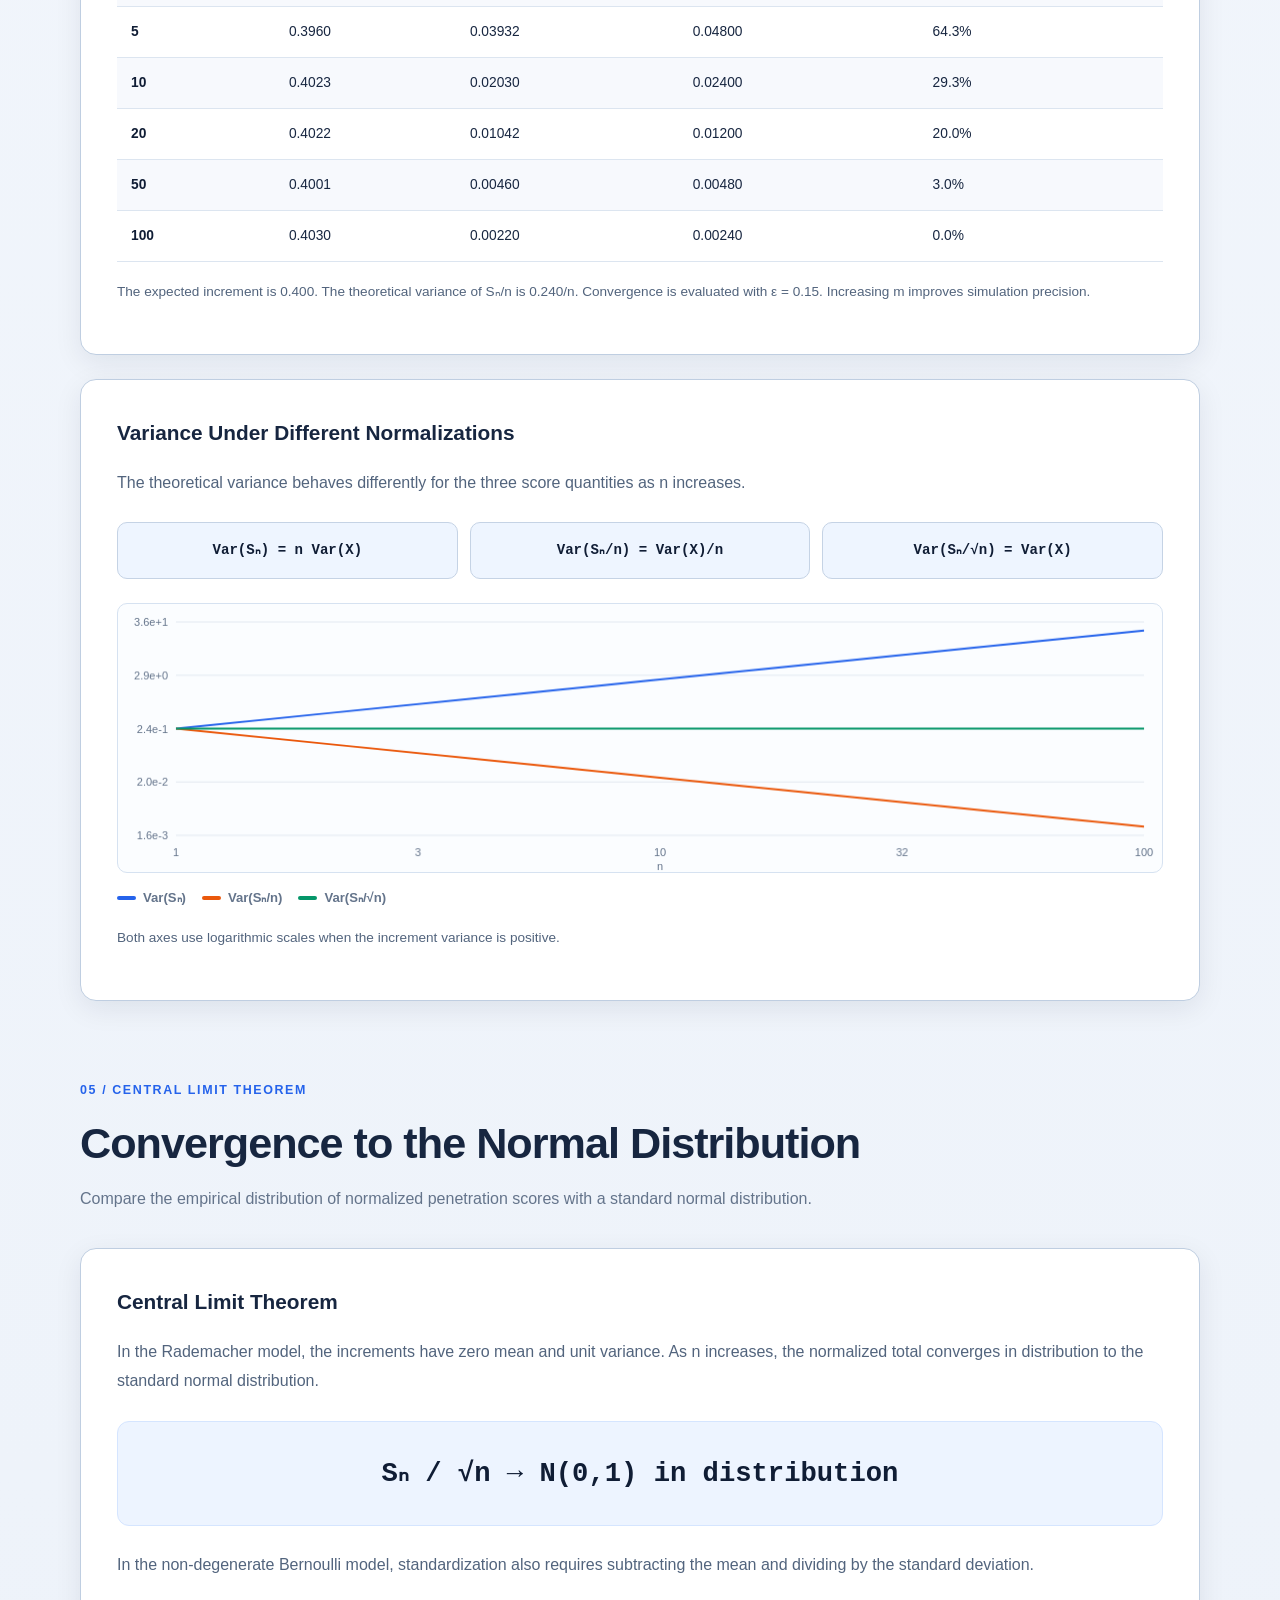
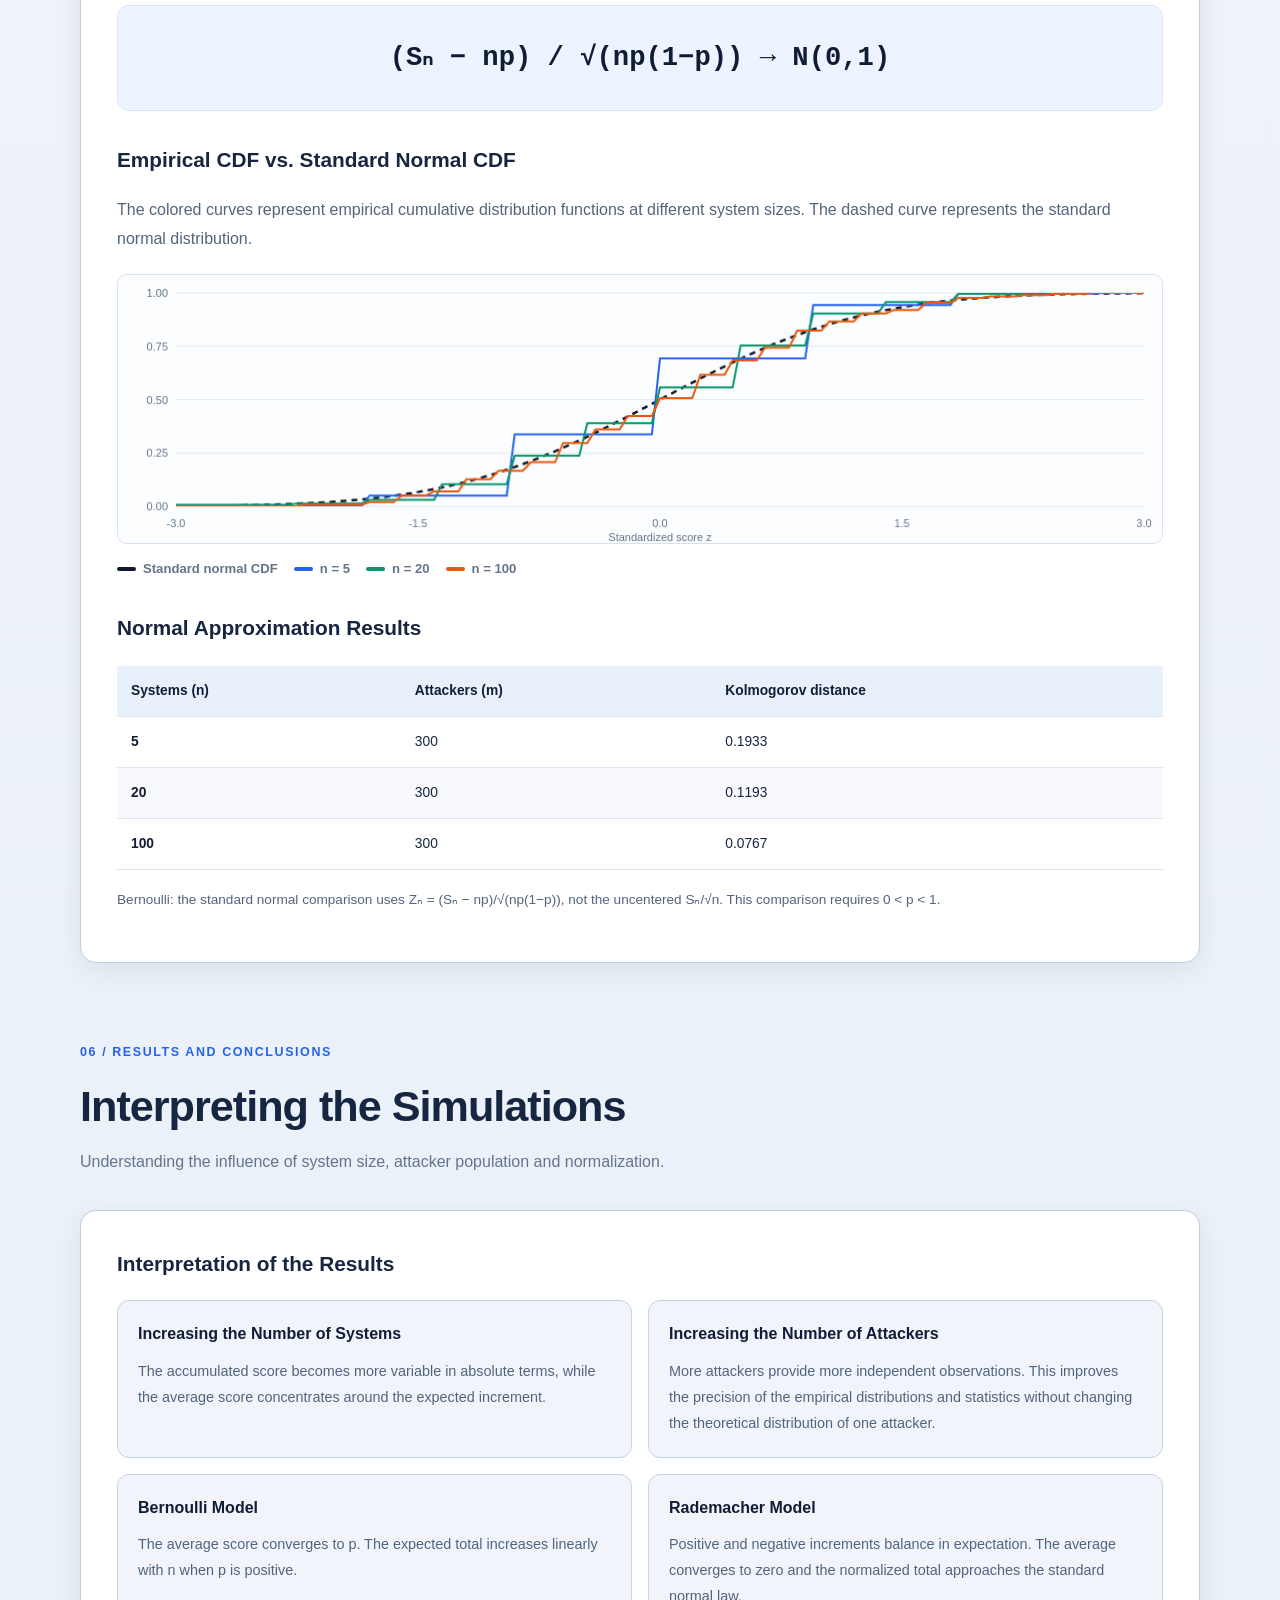
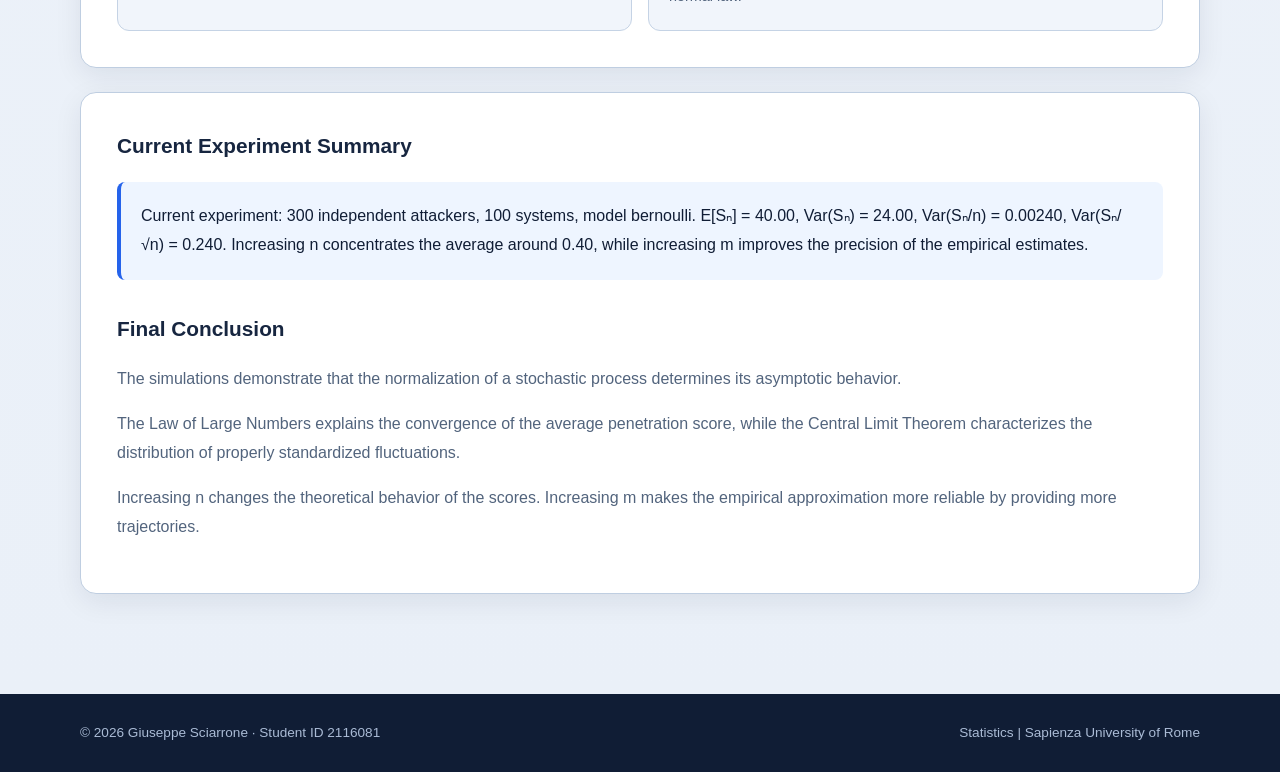
<file: homeworks/hw3/hw3.html>
<!DOCTYPE html>
<html lang="en">

<head>
    <meta charset="UTF-8">
    <meta name="viewport" content="width=device-width, initial-scale=1.0">

    <title>Homework 03 | Statistics</title>

    <!-- Shared website styles -->
    <link rel="stylesheet" href="../../assets/css/style.css">
    <link rel="stylesheet" href="../../assets/css/homework.css">
    <link rel="stylesheet" href="../../assets/css/chart-motion.css">

    <!-- Homework 3 styles -->
    <link rel="stylesheet" href="hw3.css">
</head>

<body>

    <!-- NAVIGATION BAR -->
    <nav class="navbar" aria-label="Main navigation">
        <div class="container nav-content">

            <a href="../../index.html" class="nav-logo">
                <span class="logo-icon">S.</span>
                <span>Statistics</span>
            </a>

            <div class="nav-links">
                <a href="../../index.html">Home</a>
                <a href="../../index.html#homeworks">Homeworks</a>
            </div>

        </div>
    </nav>

    <!-- HOMEWORK HEADER -->
    <header class="assignment-header">
        <div class="container">

            <a href="../../index.html#homeworks" class="back-link">
                &larr; Back to Homeworks
            </a>

            <span class="assignment-label">
                HOMEWORK 03
            </span>

            <h1>Stochastic Penetration Processes</h1>

            <p class="assignment-subtitle">
                Bernoulli &amp; Rademacher Models
            </p>

            <p class="assignment-description">
                An interactive statistical investigation
                of penetration scores across multiple
                systems and attackers, exploring sample
                trajectories, score distributions,
                the Law of Large Numbers and the
                Central Limit Theorem.
            </p>

        </div>
    </header>

    <main class="assignment-main">
        <div class="container">

            <!-- SECTION 1: INTRODUCTION -->
            <section class="assignment-section">

                <div class="section-heading">
                    <span class="section-label">
                        01 / INTRODUCTION
                    </span>

                    <h2>Modeling Penetration Attempts</h2>

                    <p>
                        Representing the penetration process
                        through independent and identically
                        distributed random increments.
                    </p>
                </div>

                <div class="assignment-panel">

                    <h3>Stochastic Model</h3>

                    <p>
                        Consider n systems and m independent
                        attackers. Each attacker attempts
                        to penetrate the n systems, receiving
                        a random score X at every step.
                    </p>

                    <p>
                        The accumulated score after n steps
                        is modeled as a sum of independent
                        and identically distributed increments.
                    </p>

                    <div class="hw3-model-grid">

                        <div class="hw3-model-card">

                            <span class="hw3-model-label">
                                MODEL A
                            </span>

                            <h4>Bernoulli</h4>

                            <div class="hw3-formula">
                                X ∈ {0, 1}
                            </div>

                            <p>
                                A successful penetration
                                receives a score of 1,
                                with probability p.
                                Otherwise, the score is 0.
                            </p>

                        </div>

                        <div class="hw3-model-card">

                            <span class="hw3-model-label">
                                MODEL B
                            </span>

                            <h4>Rademacher</h4>

                            <div class="hw3-formula">
                                X ∈ {-1, +1}
                            </div>

                            <p>
                                Positive and negative
                                increments occur with
                                equal probability, producing
                                a symmetric zero-mean model.
                            </p>

                        </div>

                    </div>

                    <h3 class="hw3-subheading">
                        Quantities Under Investigation
                    </h3>

                    <div class="hw3-quantities">

                        <div class="hw3-quantity">
                            <span>Total score</span>
                            <strong>Sₙ = Σ Xᵢ</strong>
                        </div>

                        <div class="hw3-quantity">
                            <span>Average score</span>
                            <strong>Sₙ / n</strong>
                        </div>

                        <div class="hw3-quantity">
                            <span>Normalized total</span>
                            <strong>Sₙ / √n</strong>
                        </div>

                    </div>

                </div>
            </section>

            <!-- SECTION 2: SIMULATION -->
            <section class="assignment-section">

                <div class="section-heading">

                    <span class="section-label">
                        02 / STOCHASTIC SIMULATION
                    </span>

                    <h2>Sample Trajectories</h2>

                    <p>
                        Generate independent penetration
                        trajectories and observe how their
                        behavior changes with the model,
                        the number of systems and attackers.
                    </p>

                </div>

                <div class="assignment-panel">

                    <h3>Simulation Parameters</h3>

                    <form id="hw3-simulation-form">

                        <div class="hw3-controls">

                            <div class="hw3-field">

                                <label for="hw3-model">
                                    Probability model
                                </label>

                                <select id="hw3-model" class="hw3-input">
                                    <option value="bernoulli">
                                        Bernoulli
                                    </option>

                                    <option value="rademacher">
                                        Rademacher
                                    </option>
                                </select>

                            </div>

                            <div class="hw3-field">

                                <label for="hw3-n">
                                    Number of systems (n)
                                </label>

                                <input id="hw3-n" class="hw3-input" type="number" min="10" max="2000" step="1"
                                    value="100" required>

                            </div>

                            <div class="hw3-field">

                                <label for="hw3-m">
                                    Number of attackers (m)
                                </label>

                                <input id="hw3-m" class="hw3-input" type="number" min="20" max="2000" step="1"
                                    value="300" required>

                            </div>

                            <div class="hw3-field">

                                <label for="hw3-p">
                                    Success probability (p)
                                </label>

                                <input id="hw3-p" class="hw3-input" type="number" min="0" max="1" step="0.05"
                                    value="0.4" required>

                            </div>

                            <div class="hw3-field">

                                <label for="hw3-seed">
                                    Random seed
                                </label>

                                <input id="hw3-seed" class="hw3-input" type="number" min="0" max="4294967295" step="1"
                                    value="2026" required>

                            </div>

                        </div>

                        <div class="hw3-actions">

                            <button type="submit" id="hw3-run" class="hw3-button">
                                Run Simulation
                            </button>

                        </div>

                    </form>

                    <p id="hw3-status" class="hw3-status" role="status" aria-live="polite">
                        Ready to simulate.
                    </p>

                    <p class="hw3-note">
                        Each attacker generates one independent
                        trajectory across n systems. The
                        random seed makes the experiment
                        reproducible. Charts display up to
                        30 trajectories, while statistics
                        use all m attackers.
                    </p>

                </div>

                <!-- TRAJECTORY CHARTS -->
                <div id="hw3-trajectory-results">

                    <div class="assignment-panel hw3-chart-panel">

                        <div class="hw3-chart-heading">
                            <h3>Total Score</h3>
                            <span>Sₜ</span>
                        </div>

                        <p>
                            Accumulated penetration score
                            after each system.
                        </p>

                        <canvas id="hw3-total-chart" class="hw3-chart" role="img"
                            aria-label="Total score trajectories"></canvas>

                    </div>

                    <div class="assignment-panel hw3-chart-panel">

                        <div class="hw3-chart-heading">
                            <h3>Average Score</h3>
                            <span>Sₜ / t</span>
                        </div>

                        <p>
                            Average penetration score
                            after t attempted systems.
                        </p>

                        <canvas id="hw3-average-chart" class="hw3-chart" role="img"
                            aria-label="Average score trajectories"></canvas>

                    </div>

                    <div class="assignment-panel hw3-chart-panel">

                        <div class="hw3-chart-heading">
                            <h3>Normalized Total Score</h3>
                            <span>Sₜ / √t</span>
                        </div>

                        <p>
                            Accumulated score normalized
                            by the square root of the
                            number of attempted systems.
                        </p>

                        <canvas id="hw3-normalized-chart" class="hw3-chart" role="img"
                            aria-label="Normalized score trajectories"></canvas>

                    </div>

                </div>

            </section>

            <!-- SECTION 3: SCORE DISTRIBUTIONS -->
            <section class="assignment-section">
            
                <div class="section-heading">
                    <span class="section-label">03 / SCORE DISTRIBUTIONS</span>
                    <h2>Score Distributions</h2>
                    <p>
                        Analyze the final score distributions across all
                        m attackers and compare empirical statistics
                        with theoretical predictions.
                    </p>
                </div>
            
                <div class="assignment-panel">
                    <h3>Empirical vs. Theoretical Statistics</h3>
            
                    <p>
                        The statistics are computed using the final
                        scores of all independent attacker trajectories.
                    </p>
            
                    <div class="hw3-table-wrapper">
                        <table class="hw3-table">
                            <thead>
                                <tr>
                                    <th>Quantity</th>
                                    <th>Sample mean</th>
                                    <th>Expected mean</th>
                                    <th>Sample variance</th>
                                    <th>Theoretical variance</th>
                                </tr>
                            </thead>
                            <tbody id="hw3-stats-body"></tbody>
                        </table>
                    </div>
            
                    <p id="hw3-theory-summary" class="hw3-note"></p>
                </div>
            
                <div class="assignment-panel hw3-chart-panel">
                    <h3>Empirical Score Distributions</h3>
            
                    <p>
                        Histograms of the final total, average and
                        square-root-normalized scores.
                    </p>
            
                    <div class="hw3-hist-grid">
            
                        <div class="hw3-mini-panel">
                            <h4>Total Score</h4>
                            <span>Sₙ</span>
                            <canvas id="hw3-hist-total" class="hw3-chart" role="img"
                                aria-label="Histogram of total scores"></canvas>
                        </div>
            
                        <div class="hw3-mini-panel">
                            <h4>Average Score</h4>
                            <span>Sₙ / n</span>
                            <canvas id="hw3-hist-average" class="hw3-chart" role="img"
                                aria-label="Histogram of average scores"></canvas>
                        </div>
            
                        <div class="hw3-mini-panel">
                            <h4>Normalized Total</h4>
                            <span>Sₙ / √n</span>
                            <canvas id="hw3-hist-normalized" class="hw3-chart" role="img"
                                aria-label="Histogram of normalized scores"></canvas>
                        </div>
            
                    </div>
            
                    <p id="hw3-hist-note" class="hw3-note"></p>
                </div>
            
            </section>
            
            
            <!-- SECTION 4: LAW OF LARGE NUMBERS -->
            <section class="assignment-section">
            
                <div class="section-heading">
                    <span class="section-label">
                        04 / LAW OF LARGE NUMBERS
                    </span>
            
                    <h2>Convergence in Probability</h2>
            
                    <p>
                        Investigating how the average penetration
                        score approaches its expected value as
                        the number of systems increases.
                    </p>
                </div>
            
                <div class="assignment-panel">
            
                    <h3>Law of Large Numbers</h3>
            
                    <p>
                        According to the Law of Large Numbers,
                        the average of independent and identically
                        distributed increments converges in
                        probability to their expected value.
                    </p>
            
                    <div class="formula-box">
                        Sₙ / n → E[X] in probability
                    </div>
            
                    <p>
                        We estimate the probability that the average
                        score differs from its expected value by
                        more than ε = 0.15.
                    </p>
            
                    <div class="formula-box">
                        P(|Sₙ/n − E[X]| &gt; 0.15)
                    </div>
            
                    <h3 class="hw3-subheading">
                        Probability of Significant Deviation
                    </h3>
            
                    <canvas id="hw3-lln-chart" class="hw3-chart" role="img"
                        aria-label="Convergence in probability across n"></canvas>
            
                    <div class="hw3-legend">
                        <span class="hw3-legend-blue">
                            Empirical deviation probability
                        </span>
                        <span class="hw3-legend-orange">
                            Chebyshev upper bound
                        </span>
                    </div>
            
                    <p class="hw3-note">
                        The Chebyshev bound provides a theoretical
                        upper limit for the deviation probability.
                        Empirical values can fluctuate because
                        only finitely many attackers are simulated.
                    </p>
            
                    <h3 class="hw3-subheading">
                        Convergence Results
                    </h3>
            
                    <div class="hw3-table-wrapper">
                        <table class="hw3-table">
                            <thead>
                                <tr>
                                    <th>Systems (n)</th>
                                    <th>Average mean</th>
                                    <th>Empirical variance</th>
                                    <th>Theoretical variance</th>
                                    <th>Deviation probability</th>
                                </tr>
                            </thead>
                            <tbody id="hw3-lln-rows"></tbody>
                        </table>
                    </div>
            
                    <p id="hw3-lln-note" class="hw3-note"></p>
            
                </div>
            
                <div class="assignment-panel hw3-chart-panel">
            
                    <h3>Variance Under Different Normalizations</h3>
            
                    <p>
                        The theoretical variance behaves differently
                        for the three score quantities as n increases.
                    </p>
            
                    <div class="hw3-formula-list">
                        <div>Var(Sₙ) = n Var(X)</div>
                        <div>Var(Sₙ/n) = Var(X)/n</div>
                        <div>Var(Sₙ/√n) = Var(X)</div>
                    </div>
            
                    <canvas id="hw3-variance-chart" class="hw3-chart" role="img" aria-label="Variance scaling across n"></canvas>
            
                    <div class="hw3-legend">
                        <span class="hw3-legend-blue">Var(Sₙ)</span>
                        <span class="hw3-legend-orange">Var(Sₙ/n)</span>
                        <span class="hw3-legend-green">Var(Sₙ/√n)</span>
                    </div>
            
                    <p class="hw3-note">
                        Both axes use logarithmic scales when
                        the increment variance is positive.
                    </p>
            
                </div>
            
            </section>
            
            
            <!-- SECTION 5: CENTRAL LIMIT THEOREM -->
            <section class="assignment-section">
            
                <div class="section-heading">
                    <span class="section-label">
                        05 / CENTRAL LIMIT THEOREM
                    </span>
            
                    <h2>Convergence to the Normal Distribution</h2>
            
                    <p>
                        Compare the empirical distribution of
                        normalized penetration scores with
                        a standard normal distribution.
                    </p>
                </div>
            
                <div class="assignment-panel">
            
                    <h3>Central Limit Theorem</h3>
            
                    <p>
                        In the Rademacher model, the increments have
                        zero mean and unit variance. As n increases,
                        the normalized total converges in distribution
                        to the standard normal distribution.
                    </p>
            
                    <div class="formula-box">
                        Sₙ / √n → N(0,1) in distribution
                    </div>
            
                    <p>
                        In the non-degenerate Bernoulli model,
                        standardization also requires subtracting
                        the mean and dividing by the standard deviation.
                    </p>
            
                    <div class="formula-box">
                        (Sₙ − np) / √(np(1−p)) → N(0,1)
                    </div>
            
                    <h3 class="hw3-subheading">
                        Empirical CDF vs. Standard Normal CDF
                    </h3>
            
                    <p>
                        The colored curves represent empirical
                        cumulative distribution functions at
                        different system sizes. The dashed curve
                        represents the standard normal distribution.
                    </p>
            
                    <canvas id="hw3-clt-chart" class="hw3-chart" role="img"
                        aria-label="Empirical and standard normal CDF comparison"></canvas>
            
                    <div id="hw3-clt-legend" class="hw3-legend"></div>
            
                    <h3 class="hw3-subheading">
                        Normal Approximation Results
                    </h3>
            
                    <div class="hw3-table-wrapper">
                        <table class="hw3-table">
                            <thead>
                                <tr>
                                    <th>Systems (n)</th>
                                    <th>Attackers (m)</th>
                                    <th>Kolmogorov distance</th>
                                </tr>
                            </thead>
                            <tbody id="hw3-clt-rows"></tbody>
                        </table>
                    </div>
            
                    <p id="hw3-clt-note" class="hw3-note"></p>
            
                </div>
            
            </section>
            
            
            <!-- SECTION 6: DISCUSSION AND CONCLUSIONS -->
            <section class="assignment-section">
            
                <div class="section-heading">
                    <span class="section-label">
                        06 / RESULTS AND CONCLUSIONS
                    </span>
            
                    <h2>Interpreting the Simulations</h2>
            
                    <p>
                        Understanding the influence of system size,
                        attacker population and normalization.
                    </p>
                </div>
            
                <div class="assignment-panel">
            
                    <h3>Interpretation of the Results</h3>
            
                    <div class="hw3-conclusion-grid">
            
                        <div class="hw3-conclusion-item">
                            <h4>Increasing the Number of Systems</h4>
                            <p>
                                The accumulated score becomes more
                                variable in absolute terms, while
                                the average score concentrates around
                                the expected increment.
                            </p>
                        </div>
            
                        <div class="hw3-conclusion-item">
                            <h4>Increasing the Number of Attackers</h4>
                            <p>
                                More attackers provide more independent
                                observations. This improves the precision
                                of the empirical distributions and
                                statistics without changing the
                                theoretical distribution of one attacker.
                            </p>
                        </div>
            
                        <div class="hw3-conclusion-item">
                            <h4>Bernoulli Model</h4>
                            <p>
                                The average score converges to p.
                                The expected total increases linearly
                                with n when p is positive.
                            </p>
                        </div>
            
                        <div class="hw3-conclusion-item">
                            <h4>Rademacher Model</h4>
                            <p>
                                Positive and negative increments
                                balance in expectation. The average
                                converges to zero and the normalized
                                total approaches the standard normal law.
                            </p>
                        </div>
            
                    </div>
            
                </div>
            
                <div class="assignment-panel hw3-chart-panel">
            
                    <h3>Current Experiment Summary</h3>
            
                    <p id="hw3-final-insight" class="hw3-final-insight">
                        Run the simulation to display the final
                        interpretation.
                    </p>
            
                    <h3 class="hw3-subheading">Final Conclusion</h3>
            
                    <p>
                        The simulations demonstrate that the
                        normalization of a stochastic process
                        determines its asymptotic behavior.
                    </p>
            
                    <p>
                        The Law of Large Numbers explains the
                        convergence of the average penetration
                        score, while the Central Limit Theorem
                        characterizes the distribution of
                        properly standardized fluctuations.
                    </p>
            
                    <p>
                        Increasing n changes the theoretical
                        behavior of the scores. Increasing m
                        makes the empirical approximation more
                        reliable by providing more trajectories.
                    </p>
            
                </div>
            
            </section>


        </div>
    </main>

    <!-- FOOTER -->
    <footer class="footer">
        <div class="container footer-content">

            <p>
                &copy; 2026 Giuseppe Sciarrone
                &middot; Student ID 2116081
            </p>

            <p>
                Statistics | Sapienza University of Rome
            </p>

        </div>
    </footer>

    <script src="../../assets/js/chart-motion.js"></script>
    <script src="hw3.js"></script>

</body>

</html>
</file>
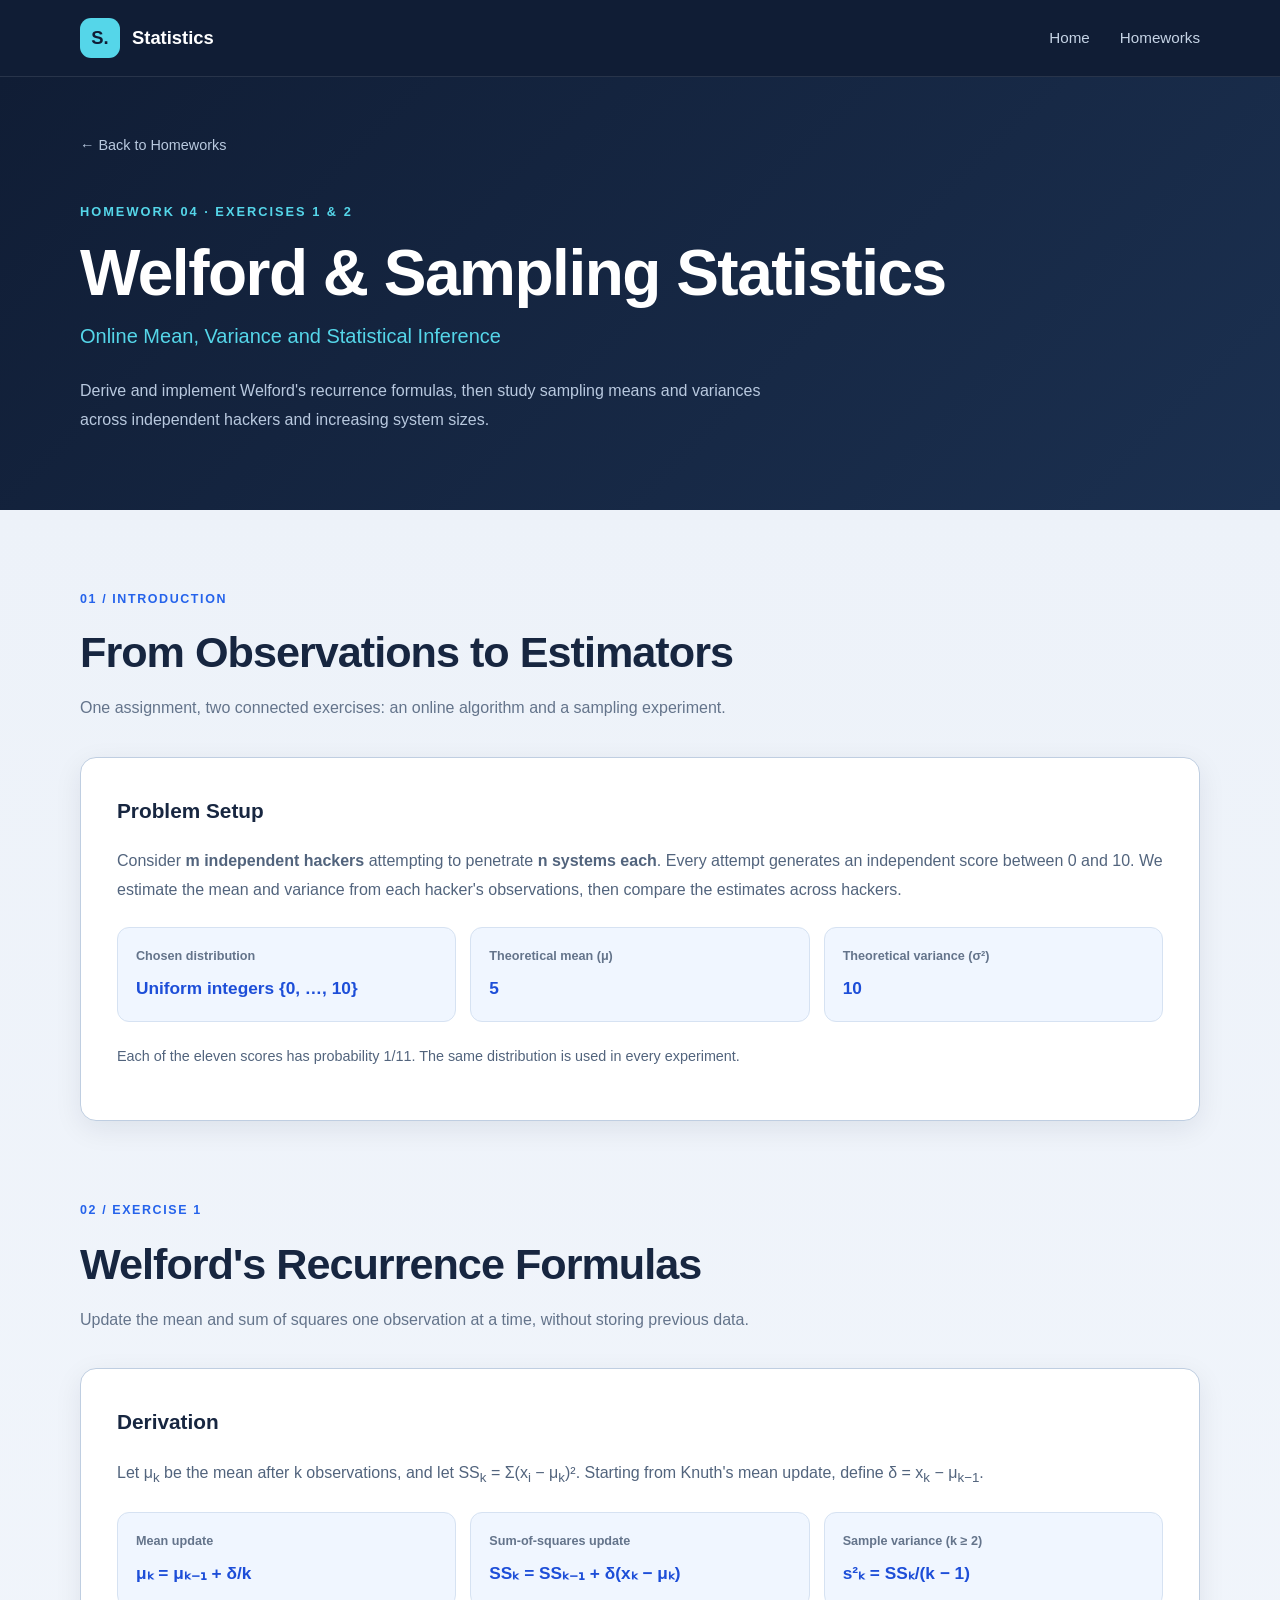
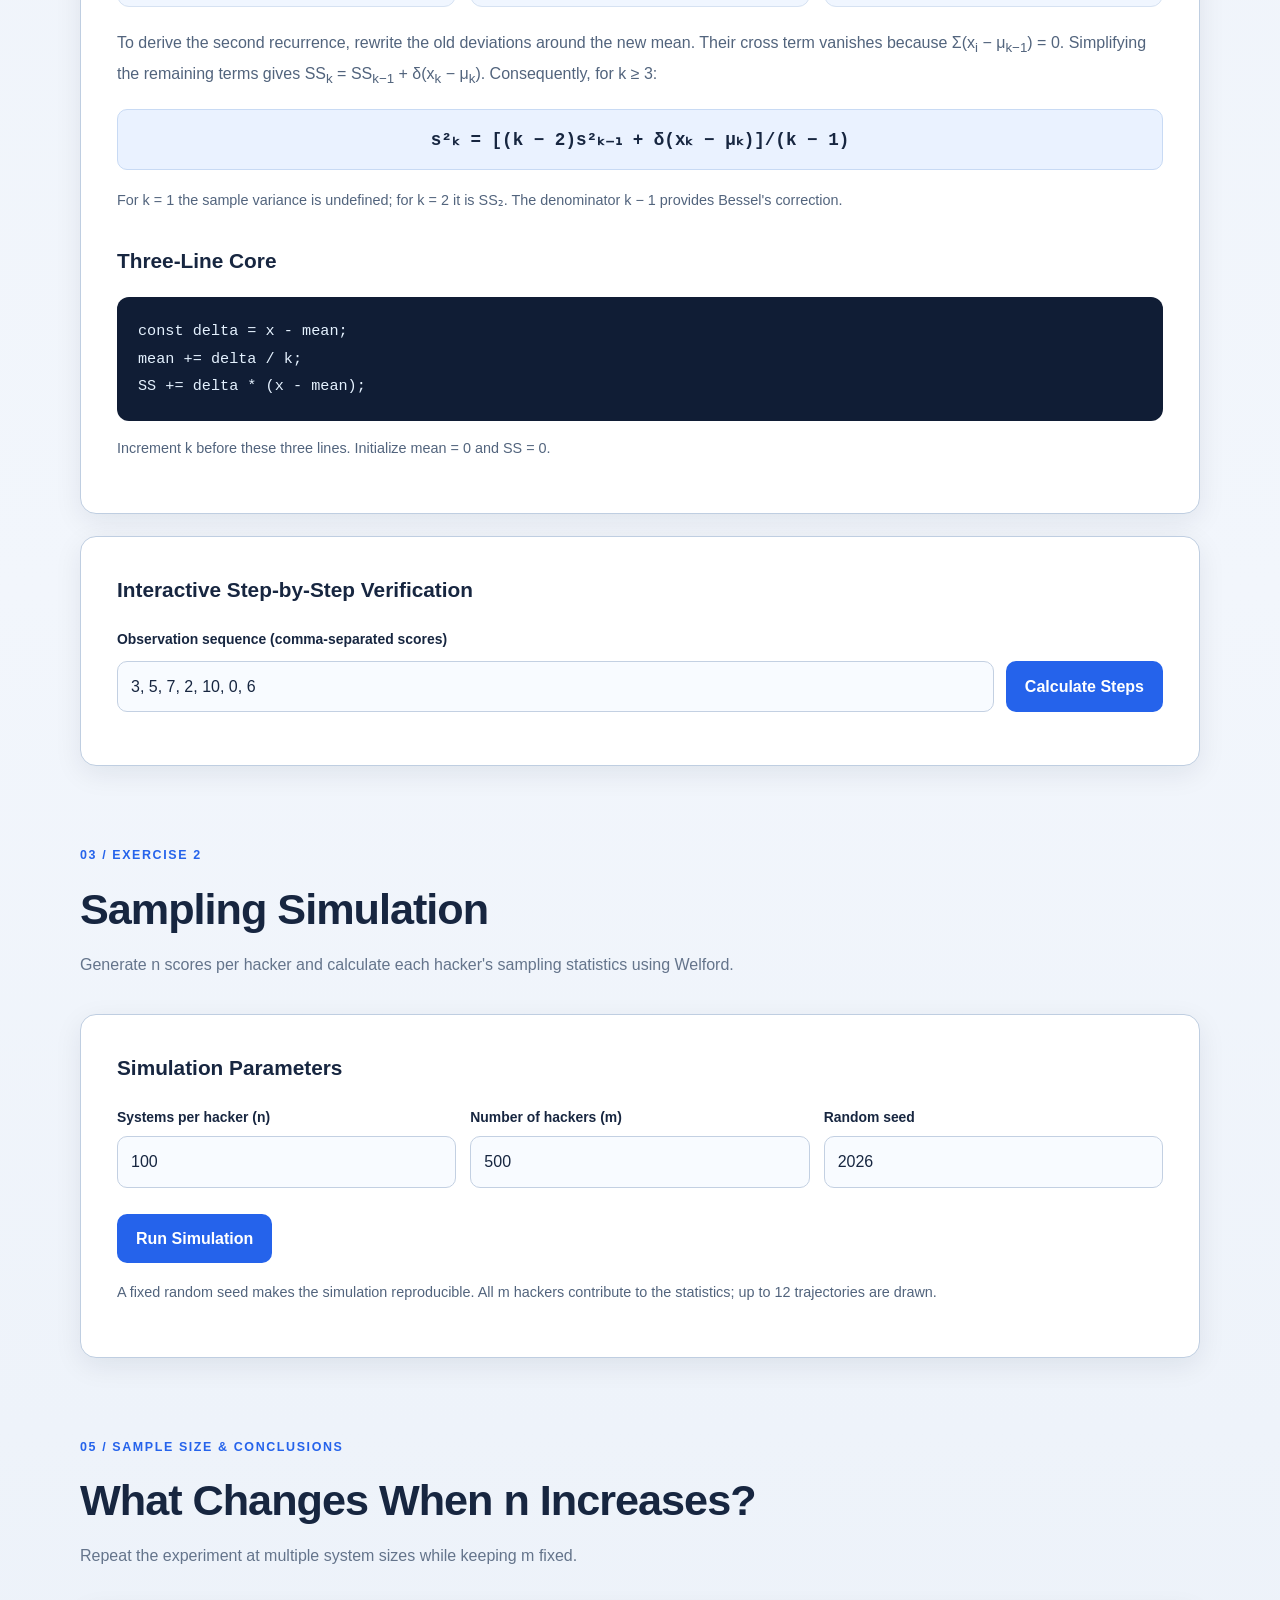
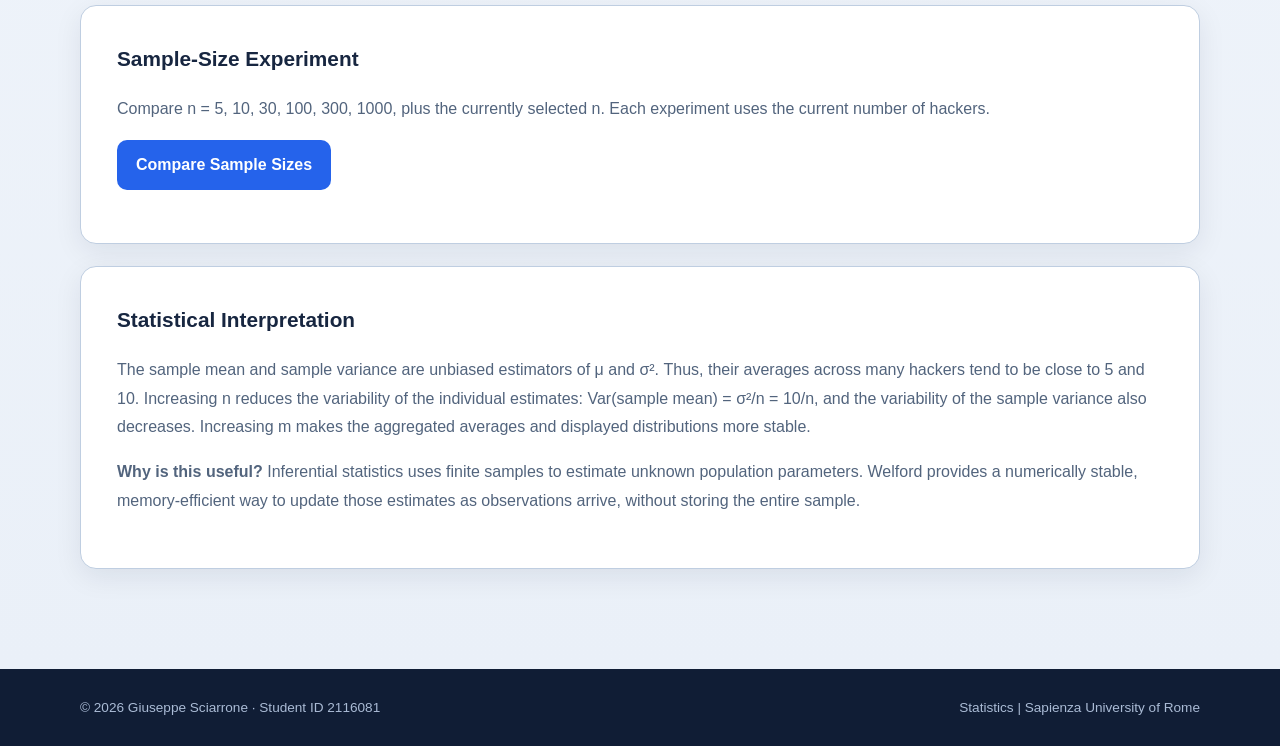
<file: homeworks/hw4/hw4.html>
<!DOCTYPE html>
<html lang="en">

<head>
    <meta charset="UTF-8">
    <meta name="viewport" content="width=device-width, initial-scale=1.0">
    <title>Homework 04 | Statistics</title>
    <link rel="stylesheet" href="../../assets/css/style.css">
    <link rel="stylesheet" href="../../assets/css/homework.css">
    <link rel="stylesheet" href="../../assets/css/chart-motion.css">
    <link rel="stylesheet" href="hw4.css">
</head>

<body>
    <!-- NAVIGATION BAR -->
    <nav class="navbar" aria-label="Main navigation">
        <div class="container nav-content">
            <a href="../../index.html" class="nav-logo">
                <span class="logo-icon">S.</span><span>Statistics</span>
            </a>
            <div class="nav-links">
                <a href="../../index.html">Home</a>
                <a href="../../index.html#homeworks">Homeworks</a>
            </div>
        </div>
    </nav>

    <!-- HOMEWORK HEADER -->
    <header class="assignment-header">
        <div class="container">
            <a href="../../index.html#homeworks" class="back-link">&larr; Back to Homeworks</a>
            <span class="assignment-label">HOMEWORK 04 · EXERCISES 1 &amp; 2</span>
            <h1>Welford &amp; Sampling Statistics</h1>
            <p class="assignment-subtitle">Online Mean, Variance and Statistical Inference</p>
            <p class="assignment-description">
                Derive and implement Welford's recurrence formulas, then study sampling
                means and variances across independent hackers and increasing system sizes.
            </p>
        </div>
    </header>

    <main class="assignment-main">
        <div class="container">

            <!-- SECTION 01 -->
            <section class="assignment-section">
                <div class="section-heading">
                    <span class="section-label">01 / INTRODUCTION</span>
                    <h2>From Observations to Estimators</h2>
                    <p>One assignment, two connected exercises: an online algorithm and a sampling experiment.</p>
                </div>
                <div class="assignment-panel">
                    <h3>Problem Setup</h3>
                    <p>
                        Consider <strong>m independent hackers</strong> attempting to penetrate
                        <strong>n systems each</strong>. Every attempt generates an independent
                        score between 0 and 10. We estimate the mean and variance from each
                        hacker's observations, then compare the estimates across hackers.
                    </p>
                    <div class="hw4-facts">
                        <div><span>Chosen distribution</span><strong>Uniform integers {0, …, 10}</strong></div>
                        <div><span>Theoretical mean (μ)</span><strong>5</strong></div>
                        <div><span>Theoretical variance (σ²)</span><strong>10</strong></div>
                    </div>
                    <p class="hw4-muted">
                        Each of the eleven scores has probability 1/11.
                        The same distribution is used in every experiment.
                    </p>
                </div>
            </section>

            <!-- SECTION 02 -->
            <section class="assignment-section">
                <div class="section-heading">
                    <span class="section-label">02 / EXERCISE 1</span>
                    <h2>Welford's Recurrence Formulas</h2>
                    <p>Update the mean and sum of squares one observation at a time, without storing previous data.</p>
                </div>
                <div class="assignment-panel">
                    <h3>Derivation</h3>
                    <p>
                        Let μ<sub>k</sub> be the mean after k observations, and let
                        SS<sub>k</sub> = Σ(x<sub>i</sub> − μ<sub>k</sub>)².
                        Starting from Knuth's mean update, define δ = x<sub>k</sub> − μ<sub>k−1</sub>.
                    </p>
                    <div class="hw4-equations">
                        <div><small>Mean update</small><strong>μₖ = μₖ₋₁ + δ/k</strong></div>
                        <div><small>Sum-of-squares update</small><strong>SSₖ = SSₖ₋₁ + δ(xₖ − μₖ)</strong></div>
                        <div><small>Sample variance (k ≥ 2)</small><strong>s²ₖ = SSₖ/(k − 1)</strong></div>
                    </div>
                    <p>
                        To derive the second recurrence, rewrite the old deviations around
                        the new mean. Their cross term vanishes because
                        Σ(x<sub>i</sub> − μ<sub>k−1</sub>) = 0. Simplifying the remaining
                        terms gives SS<sub>k</sub> = SS<sub>k−1</sub> + δ(x<sub>k</sub> − μ<sub>k</sub>).
                        Consequently, for k ≥ 3:
                    </p>
                    <div class="hw4-equation-single">
                        s²ₖ = [(k − 2)s²ₖ₋₁ + δ(xₖ − μₖ)]/(k − 1)
                    </div>
                    <p class="hw4-muted">
                        For k = 1 the sample variance is undefined; for k = 2 it is SS₂.
                        The denominator k − 1 provides Bessel's correction.
                    </p>
                    <h3 class="hw4-subheading">Three-Line Core</h3>
                    <pre class="hw4-code"><code>const delta = x - mean;
mean += delta / k;
SS += delta * (x - mean);</code></pre>
                    <p class="hw4-muted">Increment k before these three lines. Initialize mean = 0 and SS = 0.</p>
                </div>

                <div class="assignment-panel hw4-spaced">
                    <h3>Interactive Step-by-Step Verification</h3>
                    <form id="hw4-demo-form">
                        <label for="hw4-values">Observation sequence (comma-separated scores)</label>
                        <div class="hw4-inline-form">
                            <input id="hw4-values" class="hw4-input" type="text" value="3, 5, 7, 2, 10, 0, 6" required>
                            <button class="hw4-button" type="submit">Calculate Steps</button>
                        </div>
                    </form>
                    <p id="hw4-demo-status" class="hw4-status" role="status"></p>
                    <div class="hw4-metrics hw4-metrics-three">
                        <div><span>Final mean</span><strong id="hw4-demo-mean">—</strong></div>
                        <div><span>Final SS</span><strong id="hw4-demo-ss">—</strong></div>
                        <div><span>Sample variance</span><strong id="hw4-demo-variance">—</strong></div>
                    </div>
                    <div class="hw4-table-scroll">
                        <table class="hw4-table">
                            <thead>
                                <tr>
                                    <th>k</th>
                                    <th>Score xₖ</th>
                                    <th>Running mean</th>
                                    <th>SSₖ</th>
                                    <th>Sample variance</th>
                                </tr>
                            </thead>
                            <tbody id="hw4-demo-rows"></tbody>
                        </table>
                    </div>
                </div>
            </section>

            <!-- SECTION 03 -->
            <section class="assignment-section">
                <div class="section-heading">
                    <span class="section-label">03 / EXERCISE 2</span>
                    <h2>Sampling Simulation</h2>
                    <p>Generate n scores per hacker and calculate each hacker's sampling statistics using Welford.</p>
                </div>
                <div class="assignment-panel">
                    <h3>Simulation Parameters</h3>
                    <form id="hw4-simulation-form">
                        <div class="hw4-control-grid">
                            <div><label for="hw4-n">Systems per hacker (n)</label><input id="hw4-n" class="hw4-input"
                                    type="number" min="2" max="1000" step="1" value="100" required></div>
                            <div><label for="hw4-m">Number of hackers (m)</label><input id="hw4-m" class="hw4-input"
                                    type="number" min="50" max="2000" step="1" value="500" required></div>
                            <div><label for="hw4-seed">Random seed</label><input id="hw4-seed" class="hw4-input"
                                    type="number" min="0" max="4294967295" step="1" value="2026" required></div>
                        </div>
                        <button class="hw4-button hw4-run" type="submit">Run Simulation</button>
                    </form>
                    <p id="hw4-simulation-status" class="hw4-status" role="status"></p>
                    <p class="hw4-muted">A fixed random seed makes the simulation reproducible. All m hackers contribute
                        to the statistics; up to 12 trajectories are drawn.</p>
                </div>
                <div class="assignment-panel hw4-spaced">
                    <h3>Running Sampling Means</h3>
                    <p>Each line shows one hacker's running mean. The dashed orange line marks μ = 5.</p>
                    <canvas id="hw4-trajectory-chart" class="hw4-chart" role="img"
                        aria-label="Running sample means for up to twelve hackers"></canvas>
                </div>
            </section>

            <!-- SECTION 04 -->
            <section class="assignment-section">
                <div class="section-heading">
                    <span class="section-label">04 / STATISTICAL COMPARISON</span>
                    <h2>Empirical vs. Theoretical Values</h2>
                    <p>Aggregate the m individual estimates and examine their distributions.</p>
                </div>
                <div class="assignment-panel">
                    <h3>Results Across All Hackers</h3>
                    <div class="hw4-metrics">
                        <div><span>Average of sampling means</span><strong id="hw4-avg-means">—</strong><small>Target: μ
                                = 5</small></div>
                        <div><span>Average of sampling variances</span><strong
                                id="hw4-avg-variances">—</strong><small>Target: σ² = 10</small></div>
                        <div><span>SD of sampling means</span><strong id="hw4-sd-means">—</strong><small>Spread between
                                hackers</small></div>
                        <div><span>SD of sampling variances</span><strong id="hw4-sd-variances">—</strong><small>Spread
                                between hackers</small></div>
                    </div>
                    <p id="hw4-single-description" class="hw4-muted"></p>
                    <p id="hw4-single-interpretation" class="hw4-interpretation"></p>
                </div>
                <div class="hw4-two-charts">
                    <div class="assignment-panel hw4-spaced">
                        <h3>Distribution of Sampling Means</h3>
                        <p>The orange dashed marker indicates μ = 5.</p>
                        <canvas id="hw4-mean-histogram" class="hw4-chart" role="img"
                            aria-label="Distribution of hacker sample means"></canvas>
                    </div>
                    <div class="assignment-panel hw4-spaced">
                        <h3>Distribution of Sampling Variances</h3>
                        <p>The orange dashed marker indicates σ² = 10.</p>
                        <canvas id="hw4-variance-histogram" class="hw4-chart" role="img"
                            aria-label="Distribution of hacker sample variances"></canvas>
                    </div>
                </div>
            </section>

            <!-- SECTION 05 -->
            <section class="assignment-section">
                <div class="section-heading">
                    <span class="section-label">05 / SAMPLE SIZE &amp; CONCLUSIONS</span>
                    <h2>What Changes When n Increases?</h2>
                    <p>Repeat the experiment at multiple system sizes while keeping m fixed.</p>
                </div>
                <div class="assignment-panel">
                    <h3>Sample-Size Experiment</h3>
                    <p>Compare n = 5, 10, 30, 100, 300, 1000, plus the currently selected n. Each experiment uses the
                        current number of hackers.</p>
                    <button id="hw4-compare-button" class="hw4-button" type="button">Compare Sample Sizes</button>
                    <p id="hw4-comparison-status" class="hw4-status" role="status"></p>
                    <div class="hw4-table-scroll">
                        <table class="hw4-table">
                            <thead>
                                <tr>
                                    <th>n</th>
                                    <th>Avg. means</th>
                                    <th>Avg. variances</th>
                                    <th>SD(means)</th>
                                    <th>Theory SD(means)</th>
                                    <th>SD(variances)</th>
                                    <th>Theory SD(variances)</th>
                                </tr>
                            </thead>
                            <tbody id="hw4-comparison-rows"></tbody>
                        </table>
                    </div>
                    <p id="hw4-experiment-note" class="hw4-muted"></p>
                </div>
                <div class="hw4-two-charts">
                    <div class="assignment-panel hw4-spaced">
                        <h3>Variability of Sampling Means</h3>
                        <canvas id="hw4-mean-spread-chart" class="hw4-chart" role="img"
                            aria-label="Empirical and theoretical standard deviation of sample means"></canvas>
                    </div>
                    <div class="assignment-panel hw4-spaced">
                        <h3>Variability of Sampling Variances</h3>
                        <canvas id="hw4-variance-spread-chart" class="hw4-chart" role="img"
                            aria-label="Empirical and theoretical standard deviation of sample variances"></canvas>
                    </div>
                </div>
                <p class="hw4-chart-legend"><span class="hw4-blue-mark">Empirical SD</span><span
                        class="hw4-orange-mark">Theoretical SD (dashed)</span></p>
                <div class="assignment-panel hw4-spaced">
                    <h3>Statistical Interpretation</h3>
                    <p>
                        The sample mean and sample variance are unbiased estimators of μ and σ².
                        Thus, their averages across many hackers tend to be close to 5 and 10.
                        Increasing n reduces the variability of the individual estimates:
                        Var(sample mean) = σ²/n = 10/n, and the variability of the sample
                        variance also decreases. Increasing m makes the aggregated averages
                        and displayed distributions more stable.
                    </p>
                    <p>
                        <strong>Why is this useful?</strong> Inferential statistics uses finite
                        samples to estimate unknown population parameters. Welford provides a
                        numerically stable, memory-efficient way to update those estimates as
                        observations arrive, without storing the entire sample.
                    </p>
                </div>
            </section>
        </div>
    </main>

    <footer class="footer">
        <div class="container footer-content">
            <p>&copy; 2026 Giuseppe Sciarrone &middot; Student ID 2116081</p>
            <p>Statistics | Sapienza University of Rome</p>
        </div>
    </footer>
    <script src="../../assets/js/chart-motion.js"></script>
    <script src="hw4.js"></script>
</body>

</html>
</file>
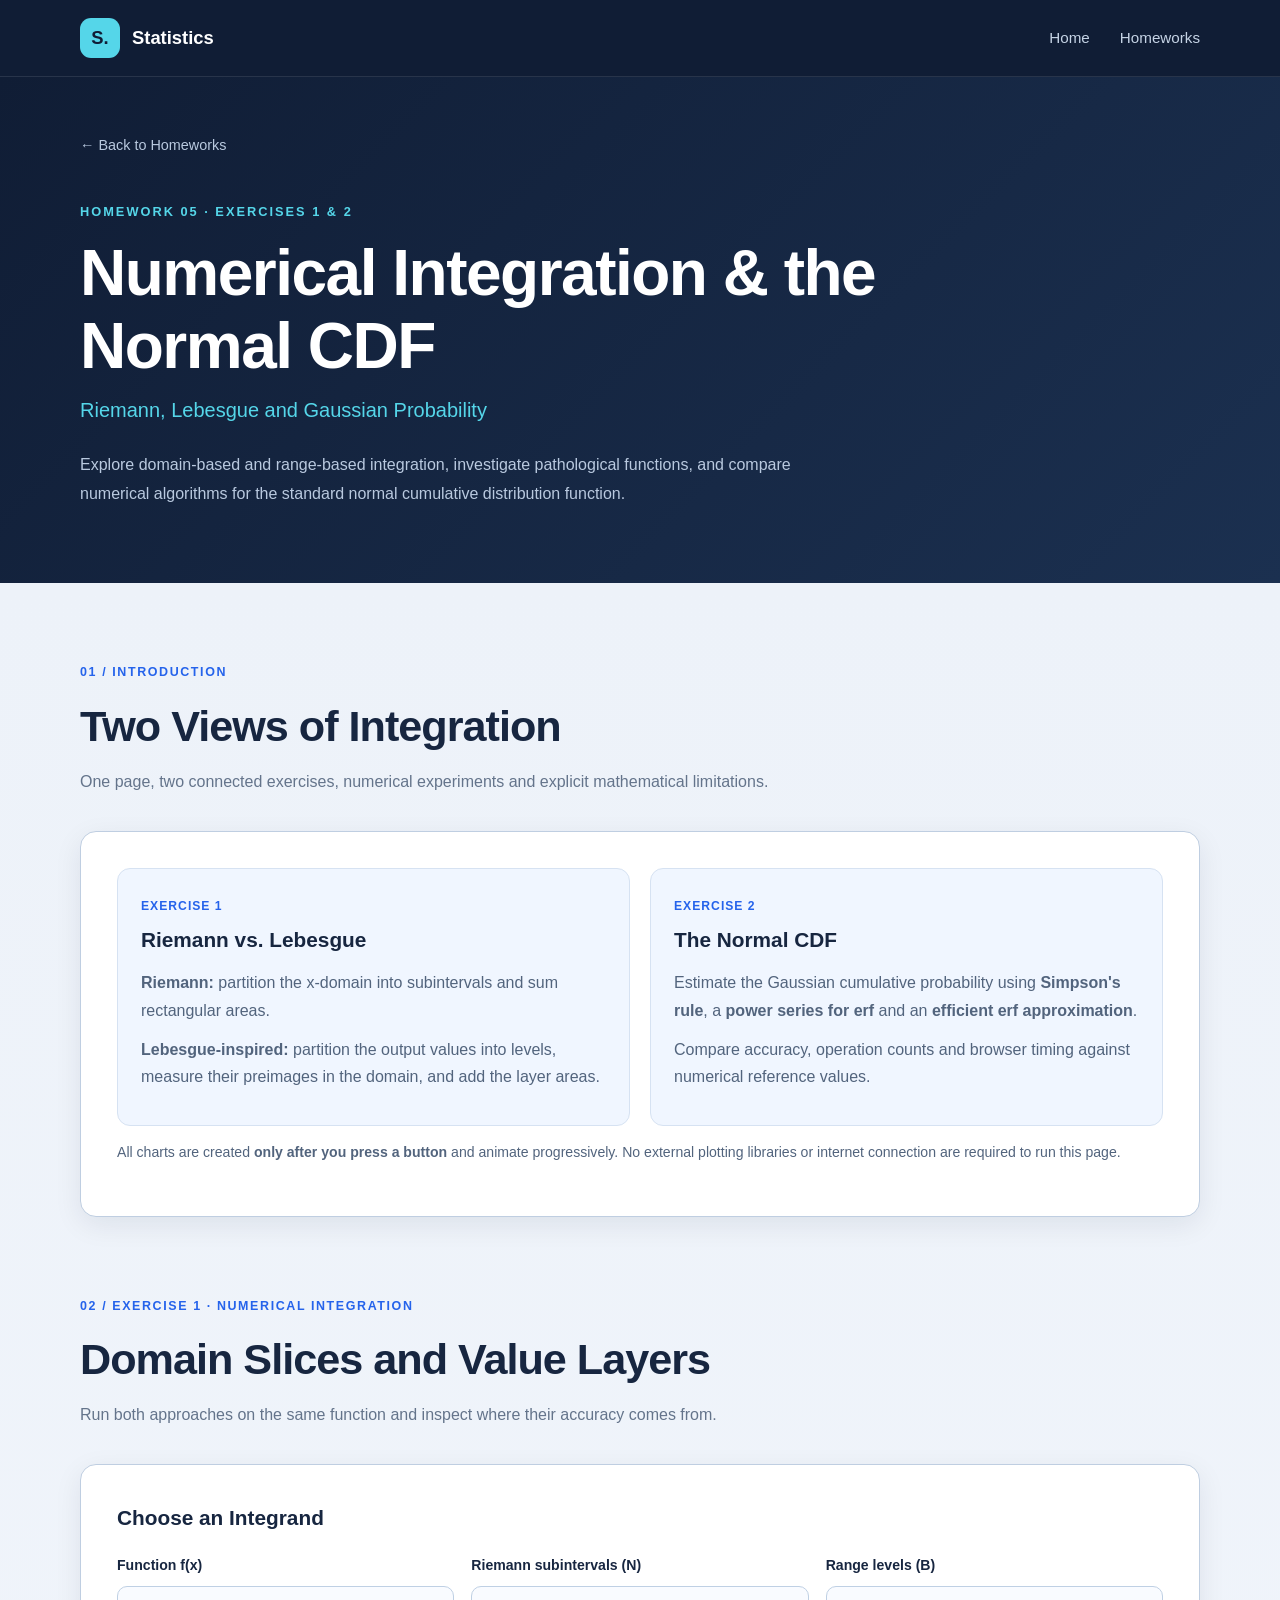
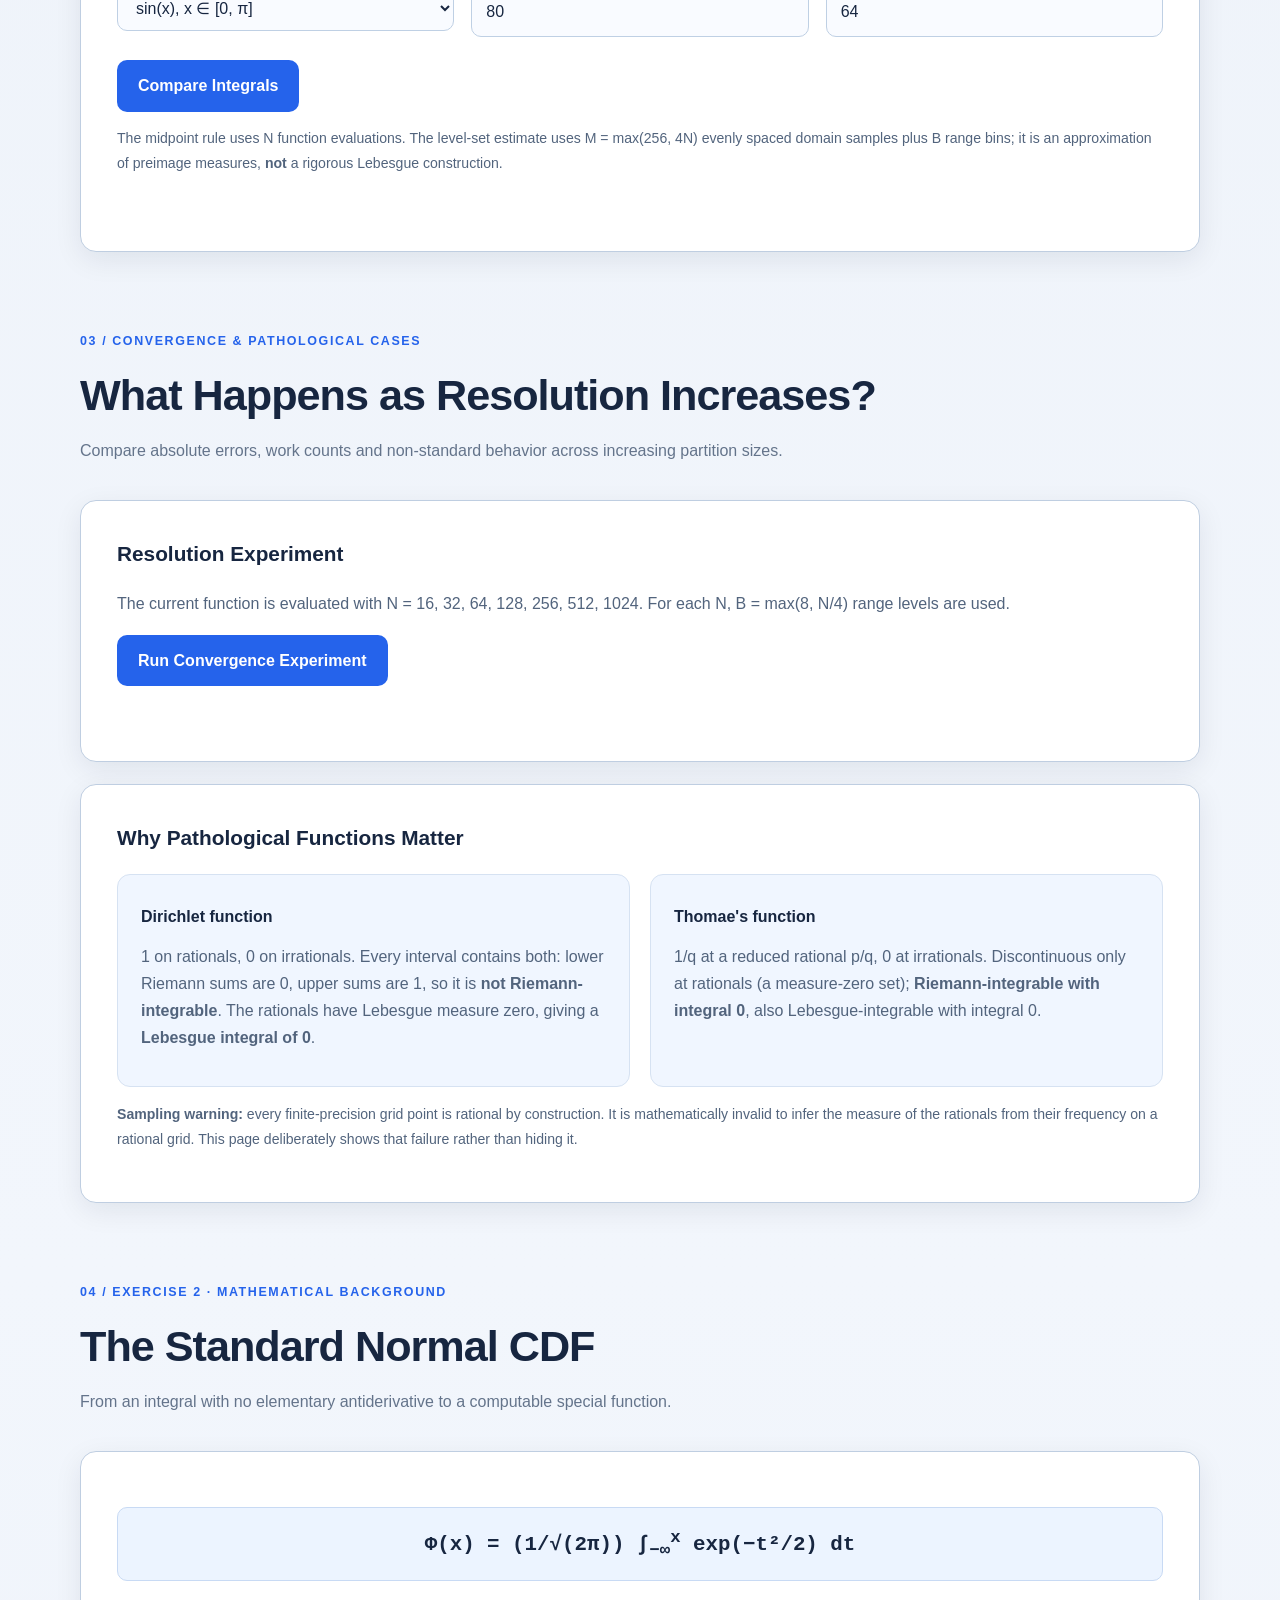
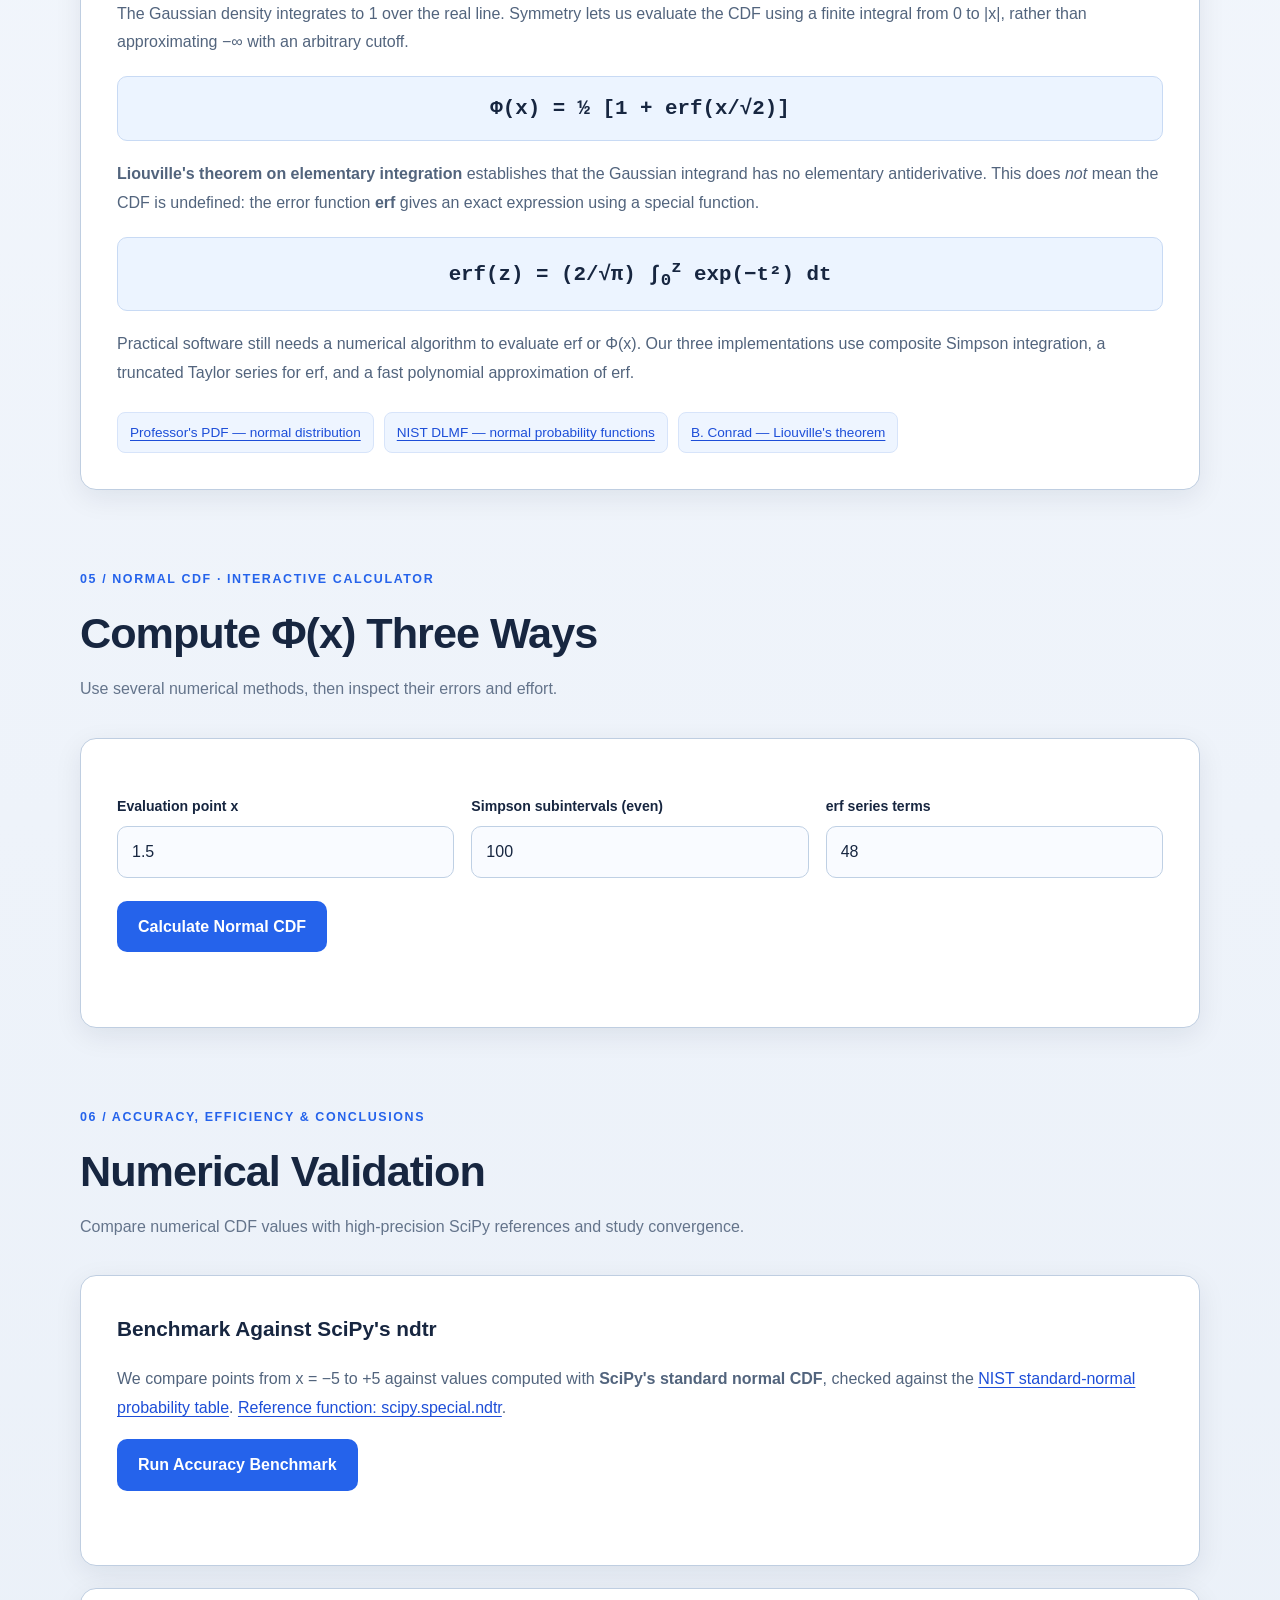
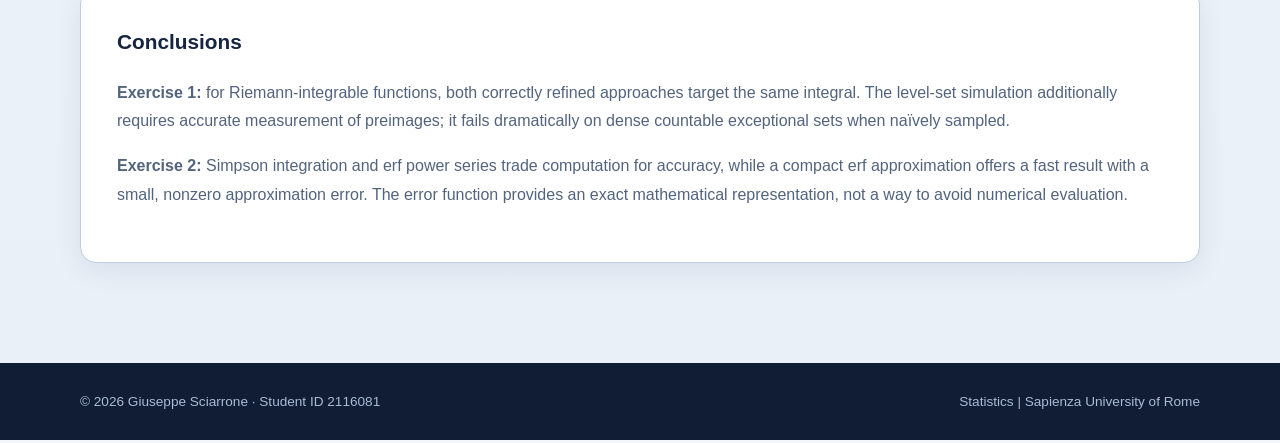
<file: homeworks/hw5/hw5.html>
<!DOCTYPE html>
<html lang="en">
<head>
  <meta charset="UTF-8">
  <meta name="viewport" content="width=device-width, initial-scale=1.0">
  <title>Homework 05 | Statistics</title>
  <link rel="stylesheet" href="../../assets/css/style.css">
  <link rel="stylesheet" href="../../assets/css/homework.css">
  <link rel="stylesheet" href="../../assets/css/chart-motion.css">
  <link rel="stylesheet" href="hw5.css">
</head>
<body>
  <nav class="navbar" aria-label="Main navigation">
    <div class="container nav-content">
      <a href="../../index.html" class="nav-logo"><span class="logo-icon">S.</span><span>Statistics</span></a>
      <div class="nav-links"><a href="../../index.html">Home</a><a href="../../index.html#homeworks">Homeworks</a></div>
    </div>
  </nav>
  <header class="assignment-header">
    <div class="container">
      <a href="../../index.html#homeworks" class="back-link">&larr; Back to Homeworks</a>
      <span class="assignment-label">HOMEWORK 05 · EXERCISES 1 &amp; 2</span>
      <h1>Numerical Integration &amp; the Normal CDF</h1>
      <p class="assignment-subtitle">Riemann, Lebesgue and Gaussian Probability</p>
      <p class="assignment-description">Explore domain-based and range-based integration, investigate pathological functions, and compare numerical algorithms for the standard normal cumulative distribution function.</p>
    </div>
  </header>
  <main class="assignment-main"><div class="container">
    <section class="assignment-section" id="intro">
      <div class="section-heading"><span class="section-label">01 / INTRODUCTION</span><h2>Two Views of Integration</h2><p>One page, two connected exercises, numerical experiments and explicit mathematical limitations.</p></div>
      <div class="assignment-panel">
        <div class="hw5-duo">
          <div class="hw5-concept"><span class="hw5-overline">EXERCISE 1</span><h3>Riemann vs. Lebesgue</h3><p><strong>Riemann:</strong> partition the x-domain into subintervals and sum rectangular areas.</p><p><strong>Lebesgue-inspired:</strong> partition the output values into levels, measure their preimages in the domain, and add the layer areas.</p></div>
          <div class="hw5-concept"><span class="hw5-overline">EXERCISE 2</span><h3>The Normal CDF</h3><p>Estimate the Gaussian cumulative probability using <strong>Simpson's rule</strong>, a <strong>power series for erf</strong> and an <strong>efficient erf approximation</strong>.</p><p>Compare accuracy, operation counts and browser timing against numerical reference values.</p></div>
        </div>
        <p class="hw5-muted">All charts are created <strong>only after you press a button</strong> and animate progressively. No external plotting libraries or internet connection are required to run this page.</p>
      </div>
    </section>

    <section class="assignment-section" id="integration">
      <div class="section-heading"><span class="section-label">02 / EXERCISE 1 · NUMERICAL INTEGRATION</span><h2>Domain Slices and Value Layers</h2><p>Run both approaches on the same function and inspect where their accuracy comes from.</p></div>
      <div class="assignment-panel">
        <h3>Choose an Integrand</h3>
        <form id="hw5-integral-form">
          <div class="hw5-controls">
            <div class="hw5-field hw5-wide"><label for="hw5-function">Function f(x)</label><select id="hw5-function" class="hw5-input">
              <option value="sin">sin(x), x ∈ [0, π]</option>
              <option value="square">x², x ∈ [0, 1]</option>
              <option value="step13">1 if x &lt; 0.5, else 3</option>
              <option value="absolute">|x − 0.5|, x ∈ [0, 1]</option>
              <option value="inverse">1 / √x, x ∈ (0, 1]</option>
              <option value="step10">1 if x &lt; 0.5, else 0</option>
              <option value="sinc">sin(x) / x, x ∈ [0, π]</option>
              <option value="thomae">Thomae's function (popcorn)</option>
              <option value="dirichlet">Dirichlet's rational indicator</option>
            </select></div>
            <div class="hw5-field"><label for="hw5-n">Riemann subintervals (N)</label><input class="hw5-input" id="hw5-n" type="number" min="8" max="2048" step="1" value="80" required></div>
            <div class="hw5-field"><label for="hw5-levels">Range levels (B)</label><input class="hw5-input" id="hw5-levels" type="number" min="8" max="512" step="1" value="64" required></div>
          </div>
          <button type="submit" class="hw5-button">Compare Integrals</button>
        </form>
        <p class="hw5-muted">The midpoint rule uses N function evaluations. The level-set estimate uses M = max(256, 4N) evenly spaced domain samples plus B range bins; it is an approximation of preimage measures, <strong>not</strong> a rigorous Lebesgue construction.</p>
        <p id="hw5-integral-status" class="hw5-status" role="status" aria-live="polite"></p>
      </div>
      <div id="hw5-integral-results" hidden>
        <div class="assignment-panel hw5-spaced">
          <h3>Integral Comparison</h3>
          <div class="hw5-metrics">
            <div><span>Reference value</span><strong id="hw5-reference">—</strong><small id="hw5-reference-label"></small></div>
            <div><span>Riemann midpoint</span><strong id="hw5-r-value">—</strong><small id="hw5-r-error"></small></div>
            <div><span id="hw5-l-label">Lebesgue level-set</span><strong id="hw5-l-value">—</strong><small id="hw5-l-error"></small></div>
            <div><span>Level-set sample</span><strong id="hw5-sample-value">—</strong><small id="hw5-sampling-count"></small></div>
          </div>
          <p id="hw5-integral-insight" class="hw5-insight"></p>
          <div class="hw5-table-scroll"><table class="hw5-table"><thead><tr><th>Method</th><th>Function evaluations</th><th>Measured runtime*</th><th>Interpretation</th></tr></thead><tbody id="hw5-runtime-rows"></tbody></table></div>
          <p class="hw5-muted">*Local browser measurement, averaged over repeated runs. Times depend on the device; evaluation counts offer a more reproducible efficiency comparison.</p>
        </div>
        <div class="hw5-chart-grid">
          <div class="assignment-panel hw5-spaced"><h3>Riemann: Partition the Domain</h3><p>Midpoint rectangles approximate the area under f.</p><canvas class="hw5-chart" id="hw5-riemann-chart" role="img" aria-label="Function curve and Riemann midpoint rectangles"></canvas></div>
          <div class="assignment-panel hw5-spaced"><h3>Lebesgue: Partition the Range</h3><p>Colored horizontal layers represent estimated preimage measures.</p><canvas class="hw5-chart" id="hw5-lebesgue-chart" role="img" aria-label="Function values grouped into horizontal layers"></canvas></div>
        </div>
        <div class="assignment-panel hw5-spaced">
          <h3>Estimated Measures of Value-Level Sets</h3>
          <p>For each threshold t, the table estimates the domain measure of {x : f(x) ≥ t} from M midpoint samples.</p>
          <div class="hw5-table-scroll"><table class="hw5-table"><thead><tr><th>Threshold t</th><th>Estimated preimage measure</th><th>Share of sampled domain</th></tr></thead><tbody id="hw5-preimage-rows"></tbody></table></div>
          <p id="hw5-pathology-note" class="hw5-muted"></p>
        </div>
      </div>
    </section>

    <section class="assignment-section" id="convergence">
      <div class="section-heading"><span class="section-label">03 / CONVERGENCE &amp; PATHOLOGICAL CASES</span><h2>What Happens as Resolution Increases?</h2><p>Compare absolute errors, work counts and non-standard behavior across increasing partition sizes.</p></div>
      <div class="assignment-panel">
        <h3>Resolution Experiment</h3><p>The current function is evaluated with N = 16, 32, 64, 128, 256, 512, 1024. For each N, B = max(8, N/4) range levels are used.</p>
        <button type="button" id="hw5-convergence-button" class="hw5-button">Run Convergence Experiment</button>
        <p class="hw5-status" id="hw5-convergence-status" role="status"></p>
      </div>
      <div id="hw5-convergence-results" hidden>
        <div class="assignment-panel hw5-spaced"><h3>Absolute Error Against the Reference</h3><p>Logarithmic vertical scale; smaller error means a more accurate approximation.</p><canvas class="hw5-chart" id="hw5-error-chart" role="img" aria-label="Numerical integration error versus resolution"></canvas><div class="hw5-legend"><span class="hw5-blue">Riemann midpoint</span><span class="hw5-orange">Sampled value layers</span></div></div>
        <div class="assignment-panel hw5-spaced"><h3>Convergence and Computational Work</h3><div class="hw5-table-scroll"><table class="hw5-table"><thead><tr><th>N</th><th>B</th><th>Riemann</th><th>Value layers</th><th>|error R|</th><th>|error L|</th><th>Evaluations R / L</th></tr></thead><tbody id="hw5-convergence-rows"></tbody></table></div><p id="hw5-convergence-note" class="hw5-insight"></p></div>
      </div>
      <div class="assignment-panel hw5-spaced">
        <h3>Why Pathological Functions Matter</h3>
        <div class="hw5-duo">
          <div class="hw5-concept"><h4>Dirichlet function</h4><p>1 on rationals, 0 on irrationals. Every interval contains both: lower Riemann sums are 0, upper sums are 1, so it is <strong>not Riemann-integrable</strong>. The rationals have Lebesgue measure zero, giving a <strong>Lebesgue integral of 0</strong>.</p></div>
          <div class="hw5-concept"><h4>Thomae's function</h4><p>1/q at a reduced rational p/q, 0 at irrationals. Discontinuous only at rationals (a measure-zero set); <strong>Riemann-integrable with integral 0</strong>, also Lebesgue-integrable with integral 0.</p></div>
        </div>
        <p class="hw5-muted"><strong>Sampling warning:</strong> every finite-precision grid point is rational by construction. It is mathematically invalid to infer the measure of the rationals from their frequency on a rational grid. This page deliberately shows that failure rather than hiding it.</p>
      </div>
    </section>

    <section class="assignment-section" id="cdf-theory">
      <div class="section-heading"><span class="section-label">04 / EXERCISE 2 · MATHEMATICAL BACKGROUND</span><h2>The Standard Normal CDF</h2><p>From an integral with no elementary antiderivative to a computable special function.</p></div>
      <div class="assignment-panel">
        <div class="hw5-equation">Φ(x) = (1/√(2π)) ∫<sub>−∞</sub><sup>x</sup> exp(−t²/2) dt</div>
        <p>The Gaussian density integrates to 1 over the real line. Symmetry lets us evaluate the CDF using a finite integral from 0 to |x|, rather than approximating −∞ with an arbitrary cutoff.</p>
        <div class="hw5-equation">Φ(x) = ½ [1 + erf(x/√2)]</div>
        <p><strong>Liouville's theorem on elementary integration</strong> establishes that the Gaussian integrand has no elementary antiderivative. This does <em>not</em> mean the CDF is undefined: the error function <strong>erf</strong> gives an exact expression using a special function.</p>
        <div class="hw5-equation">erf(z) = (2/√π) ∫<sub>0</sub><sup>z</sup> exp(−t²) dt</div>
        <p>Practical software still needs a numerical algorithm to evaluate erf or Φ(x). Our three implementations use composite Simpson integration, a truncated Taylor series for erf, and a fast polynomial approximation of erf.</p>
        <div class="hw5-source-links"><a href="https://faculty.etsu.edu/gardnerr/4047/notes-Hogg-McKean-Craig/Hogg-McKean-Craig-3-4.pdf" target="_blank" rel="noopener noreferrer">Professor's PDF — normal distribution</a><a href="https://dlmf.nist.gov/7.20" target="_blank" rel="noopener noreferrer">NIST DLMF — normal probability functions</a><a href="https://math.stanford.edu/~conrad/papers/elemint.pdf" target="_blank" rel="noopener noreferrer">B. Conrad — Liouville's theorem</a></div>
      </div>
    </section>

    <section class="assignment-section" id="cdf-calculator">
      <div class="section-heading"><span class="section-label">05 / NORMAL CDF · INTERACTIVE CALCULATOR</span><h2>Compute Φ(x) Three Ways</h2><p>Use several numerical methods, then inspect their errors and effort.</p></div>
      <div class="assignment-panel">
        <form id="hw5-cdf-form"><div class="hw5-controls">
          <div class="hw5-field"><label for="hw5-x">Evaluation point x</label><input class="hw5-input" id="hw5-x" type="number" min="-5" max="5" step="0.1" value="1.5" required></div>
          <div class="hw5-field"><label for="hw5-simpson-n">Simpson subintervals (even)</label><input class="hw5-input" id="hw5-simpson-n" type="number" min="8" max="2000" step="2" value="100" required></div>
          <div class="hw5-field"><label for="hw5-series-terms">erf series terms</label><input class="hw5-input" id="hw5-series-terms" type="number" min="4" max="100" step="1" value="48" required></div>
        </div><button type="submit" class="hw5-button">Calculate Normal CDF</button></form>
        <p id="hw5-cdf-status" class="hw5-status" role="status" aria-live="polite"></p>
      </div>
      <div id="hw5-cdf-results" hidden>
        <div class="assignment-panel hw5-spaced">
          <h3>Calculated Probability and Numerical Error</h3>
          <div class="hw5-metrics hw5-metrics-three">
            <div><span>Trusted reference / internal baseline</span><strong id="hw5-cdf-reference">—</strong><small id="hw5-cdf-reference-source"></small></div>
            <div><span>Fast erf approximation</span><strong id="hw5-cdf-fast">—</strong><small id="hw5-cdf-fast-error"></small></div>
            <div><span>Composite Simpson</span><strong id="hw5-cdf-simpson">—</strong><small id="hw5-cdf-simpson-error"></small></div>
          </div>
          <div class="hw5-table-scroll"><table class="hw5-table"><thead><tr><th>Numerical method</th><th>Φ(x)</th><th>Absolute error</th><th>Effort</th><th>Average runtime*</th></tr></thead><tbody id="hw5-cdf-rows"></tbody></table></div>
          <p class="hw5-muted">*Browser timing measured by repeated evaluations; not a universal speed ranking. The polynomial approximation is fast but has a finite accuracy ceiling. Alternating-series cancellation can affect large |x|.</p>
        </div>
        <div class="assignment-panel hw5-spaced"><h3>Gaussian Density and Cumulative Probability</h3><p>The shaded region represents the probability P(Z ≤ x), with Z ~ N(0,1).</p><canvas class="hw5-chart" id="hw5-gaussian-chart" role="img" aria-label="Normal distribution density and accumulated area"></canvas></div>
      </div>
    </section>

    <section class="assignment-section" id="cdf-benchmark">
      <div class="section-heading"><span class="section-label">06 / ACCURACY, EFFICIENCY &amp; CONCLUSIONS</span><h2>Numerical Validation</h2><p>Compare numerical CDF values with high-precision SciPy references and study convergence.</p></div>
      <div class="assignment-panel">
        <h3>Benchmark Against SciPy's ndtr</h3>
        <p>We compare points from x = −5 to +5 against values computed with <strong>SciPy's standard normal CDF</strong>, checked against the <a href="https://itl.nist.gov/div898/handbook/eda/section3/eda3671.htm" target="_blank" rel="noopener noreferrer">NIST standard-normal probability table</a>. <a href="https://docs.scipy.org/doc/scipy/reference/generated/scipy.special.ndtr.html" target="_blank" rel="noopener noreferrer">Reference function: scipy.special.ndtr</a>.</p>
        <button id="hw5-benchmark-button" class="hw5-button" type="button">Run Accuracy Benchmark</button>
        <p id="hw5-benchmark-status" class="hw5-status" role="status"></p>
      </div>
      <div id="hw5-benchmark-results" hidden>
        <div class="assignment-panel hw5-spaced"><h3>Reference Values and Errors</h3><div class="hw5-table-scroll"><table class="hw5-table"><thead><tr><th>x</th><th>SciPy ndtr</th><th>Simpson</th><th>erf series</th><th>Fast erf</th><th>Max. absolute error</th></tr></thead><tbody id="hw5-benchmark-rows"></tbody></table></div></div>
        <div class="assignment-panel hw5-spaced"><h3>Convergence of Numerical CDF Methods</h3><p>At x = 2, compare errors as the Simpson resolution and the number of series terms increase. The fast approximation provides a constant-error benchmark.</p><canvas class="hw5-chart" id="hw5-cdf-error-chart" role="img" aria-label="Normal CDF numerical error versus computational effort"></canvas><div class="hw5-legend"><span class="hw5-blue">Simpson error</span><span class="hw5-orange">erf series error</span><span class="hw5-green">Fast erf error</span></div><p id="hw5-benchmark-note" class="hw5-insight"></p></div>
      </div>
      <div class="assignment-panel hw5-spaced"><h3>Conclusions</h3><p><strong>Exercise 1:</strong> for Riemann-integrable functions, both correctly refined approaches target the same integral. The level-set simulation additionally requires accurate measurement of preimages; it fails dramatically on dense countable exceptional sets when naïvely sampled.</p><p><strong>Exercise 2:</strong> Simpson integration and erf power series trade computation for accuracy, while a compact erf approximation offers a fast result with a small, nonzero approximation error. The error function provides an exact mathematical representation, not a way to avoid numerical evaluation.</p></div>
    </section>
  </div></main>
  <footer class="footer"><div class="container footer-content"><p>&copy; 2026 Giuseppe Sciarrone &middot; Student ID 2116081</p><p>Statistics | Sapienza University of Rome</p></div></footer>
  <script src="../../assets/js/chart-motion.js"></script>
  <script src="hw5.js"></script>
</body>
</html>
</file>
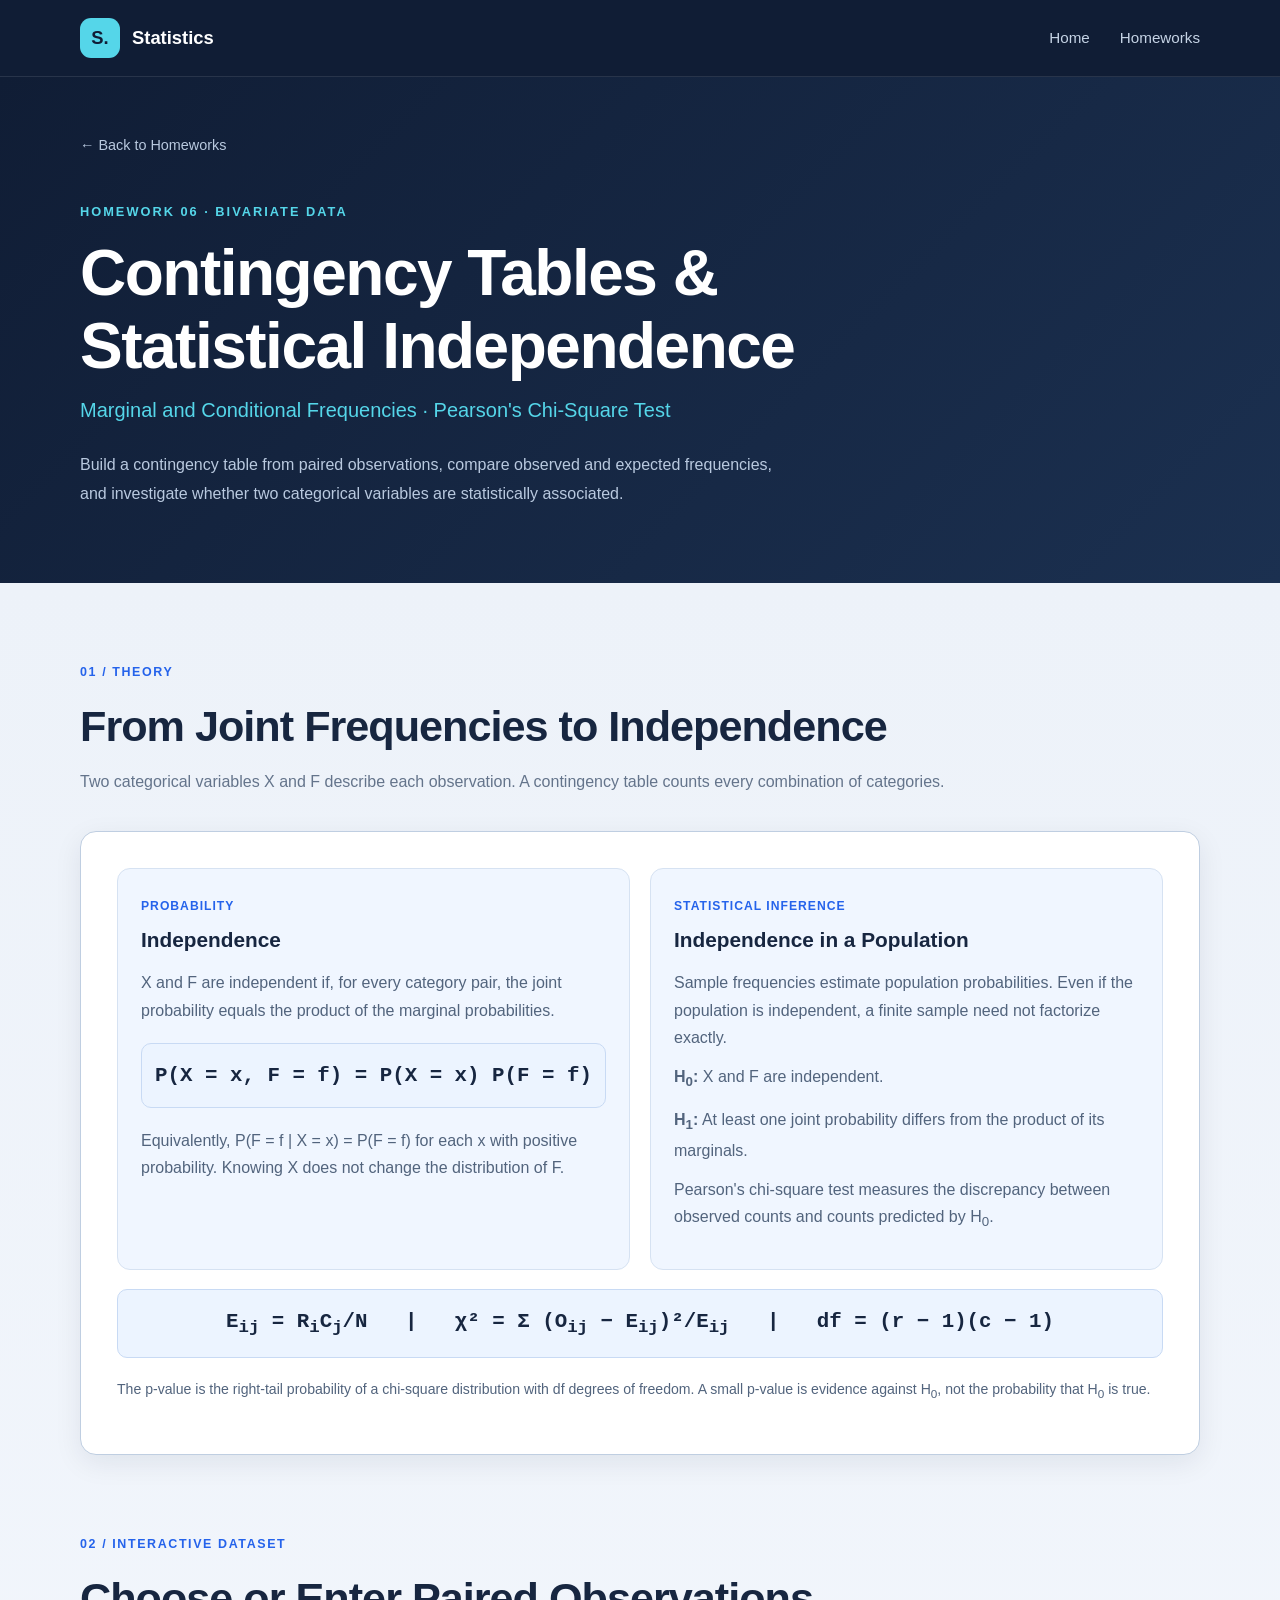
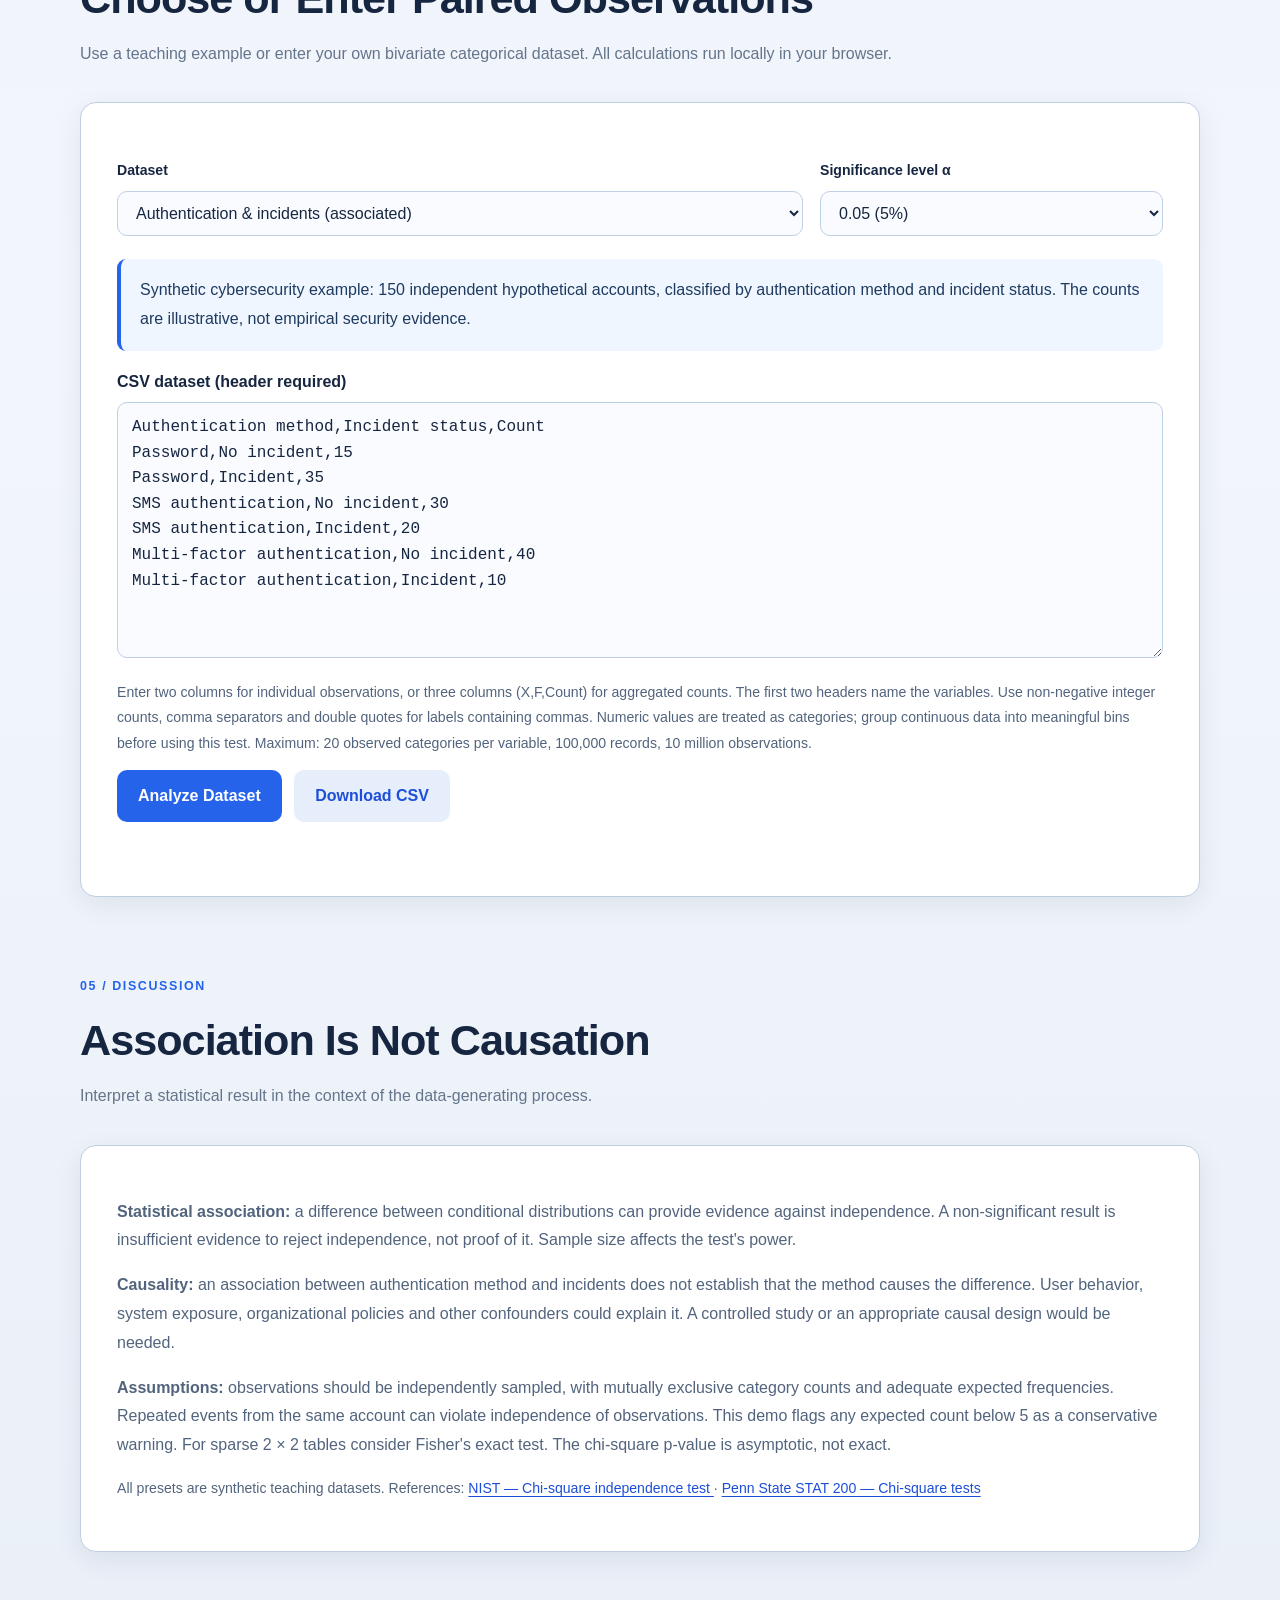
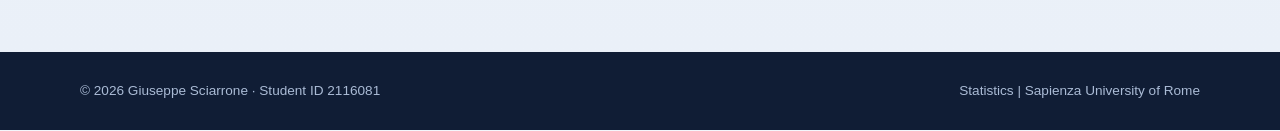
<file: homeworks/hw6/hw6.html>
<!DOCTYPE html>
<html lang="en">

<head>
    <meta charset="UTF-8">
    <meta name="viewport" content="width=device-width, initial-scale=1.0">
    <title>Homework 06 | Statistics</title>

    <link rel="stylesheet" href="../../assets/css/style.css">
    <link rel="stylesheet" href="../../assets/css/homework.css">
    <link rel="stylesheet" href="../../assets/css/chart-motion.css">
    <link rel="stylesheet" href="hw6.css">
</head>

<body>

    <nav class="navbar" aria-label="Main navigation">
        <div class="container nav-content">
            <a href="../../index.html" class="nav-logo">
                <span class="logo-icon">S.</span>
                <span>Statistics</span>
            </a>

            <div class="nav-links">
                <a href="../../index.html">Home</a>
                <a href="../../index.html#homeworks">Homeworks</a>
            </div>
        </div>
    </nav>

    <header class="assignment-header">
        <div class="container">

            <a href="../../index.html#homeworks" class="back-link">
                &larr; Back to Homeworks
            </a>

            <span class="assignment-label">
                HOMEWORK 06 · BIVARIATE DATA
            </span>

            <h1>Contingency Tables &amp; Statistical Independence</h1>

            <p class="assignment-subtitle">
                Marginal and Conditional Frequencies · Pearson's Chi-Square Test
            </p>

            <p class="assignment-description">
                Build a contingency table from paired observations,
                compare observed and expected frequencies, and investigate
                whether two categorical variables are statistically associated.
            </p>

        </div>
    </header>

    <main class="assignment-main">
        <div class="container">

            <!-- 01 - THEORY -->

            <section class="assignment-section" id="theory">

                <div class="section-heading">
                    <span class="section-label">01 / THEORY</span>
                    <h2>From Joint Frequencies to Independence</h2>

                    <p>
                        Two categorical variables X and F describe each
                        observation. A contingency table counts every
                        combination of categories.
                    </p>
                </div>

                <div class="assignment-panel">

                    <div class="hw6-duo">

                        <div class="hw6-concept">
                            <span class="hw6-overline">PROBABILITY</span>
                            <h3>Independence</h3>

                            <p>
                                X and F are independent if, for every category
                                pair, the joint probability equals the product
                                of the marginal probabilities.
                            </p>

                            <div class="hw6-equation">
                                P(X = x, F = f) = P(X = x) P(F = f)
                            </div>

                            <p>
                                Equivalently, P(F = f | X = x) = P(F = f)
                                for each x with positive probability.
                                Knowing X does not change the distribution of F.
                            </p>
                        </div>

                        <div class="hw6-concept">
                            <span class="hw6-overline">STATISTICAL INFERENCE</span>
                            <h3>Independence in a Population</h3>

                            <p>
                                Sample frequencies estimate population
                                probabilities. Even if the population is
                                independent, a finite sample need not
                                factorize exactly.
                            </p>

                            <p>
                                <strong>H<sub>0</sub>:</strong>
                                X and F are independent.
                            </p>

                            <p>
                                <strong>H<sub>1</sub>:</strong>
                                At least one joint probability differs
                                from the product of its marginals.
                            </p>

                            <p>
                                Pearson's chi-square test measures the
                                discrepancy between observed counts and
                                counts predicted by H<sub>0</sub>.
                            </p>

                        </div>

                    </div>

                    <div class="hw6-equation">
                        E<sub>ij</sub> = R<sub>i</sub>C<sub>j</sub>/N
                        &nbsp; | &nbsp;
                        χ² = Σ (O<sub>ij</sub> − E<sub>ij</sub>)²/E<sub>ij</sub>
                        &nbsp; | &nbsp;
                        df = (r − 1)(c − 1)
                    </div>

                    <p class="hw6-muted">
                        The p-value is the right-tail probability of a
                        chi-square distribution with df degrees of freedom.
                        A small p-value is evidence against H<sub>0</sub>,
                        not the probability that H<sub>0</sub> is true.
                    </p>

                </div>

            </section>

            <!-- 02 - DATASET -->

            <section class="assignment-section" id="dataset">

                <div class="section-heading">
                    <span class="section-label">02 / INTERACTIVE DATASET</span>
                    <h2>Choose or Enter Paired Observations</h2>

                    <p>
                        Use a teaching example or enter your own
                        bivariate categorical dataset. All calculations
                        run locally in your browser.
                    </p>
                </div>

                <div class="assignment-panel">

                    <form id="hw6-form">

                        <div class="hw6-controls">

                            <div class="hw6-field">
                                <label for="hw6-preset">Dataset</label>

                                <select class="hw6-input" id="hw6-preset">
                                    <option value="auth">
                                        Authentication &amp; incidents (associated)
                                    </option>
                                    <option value="independent">
                                        Exact sample independence
                                    </option>
                                    <option value="weak">
                                        Weak association
                                    </option>
                                    <option value="sparse">
                                        Sparse sample
                                    </option>
                                    <option value="custom">
                                        Custom CSV
                                    </option>
                                </select>
                            </div>

                            <div class="hw6-field">
                                <label for="hw6-alpha">
                                    Significance level α
                                </label>

                                <select class="hw6-input" id="hw6-alpha">
                                    <option value="0.05">0.05 (5%)</option>
                                    <option value="0.01">0.01 (1%)</option>
                                    <option value="0.10">0.10 (10%)</option>
                                </select>
                            </div>

                        </div>

                        <p class="hw6-insight" id="hw6-description"></p>

                        <label for="hw6-data" class="hw6-label">
                            CSV dataset (header required)
                        </label>

                        <textarea id="hw6-data" class="hw6-input hw6-textarea" rows="9" spellcheck="false"
                            required></textarea>

                        <p class="hw6-muted">
                            Enter two columns for individual observations,
                            or three columns (X,F,Count) for aggregated counts.
                            The first two headers name the variables.
                            Use non-negative integer counts, comma separators
                            and double quotes for labels containing commas.
                            Numeric values are treated as categories;
                            group continuous data into meaningful bins
                            before using this test.
                            Maximum: 20 observed categories per variable,
                            100,000 records, 10 million observations.
                        </p>

                        <button class="hw6-button" type="submit">
                            Analyze Dataset
                        </button>

                        <button class="hw6-button hw6-secondary" type="button" id="hw6-download">
                            Download CSV
                        </button>

                        <p id="hw6-status" class="hw6-status" role="status" aria-live="polite"></p>

                    </form>

                </div>

            </section>

            <!-- RESULTS: HIDDEN UNTIL ANALYSIS -->

            <div id="hw6-results" hidden>

                <!-- 03 - FREQUENCIES -->

                <section class="assignment-section" id="frequencies">

                    <div class="section-heading">
                        <span class="section-label">
                            03 / DESCRIPTIVE STATISTICS
                        </span>

                        <h2>Contingency Table and Frequencies</h2>

                        <p>
                            The program discovers categories, aggregates
                            the paired observations and computes every
                            frequency from the resulting counts.
                        </p>
                    </div>

                    <div class="assignment-panel">

                        <h3>Observed Counts and Marginal Totals</h3>

                        <p>
                            O<sub>ij</sub> is the cell count;
                            R<sub>i</sub> and C<sub>j</sub> are row and
                            column totals; N is the grand total.
                        </p>

                        <div id="hw6-observed" class="hw6-table-scroll"></div>

                        <h3 class="hw6-spaced">
                            Joint and Marginal Relative Frequencies
                        </h3>

                        <p>
                            Divide each cell or margin by N.
                            The row and column margins estimate
                            P(X = x) and P(F = f).
                        </p>

                        <div id="hw6-joint" class="hw6-table-scroll"></div>

                        <h3 class="hw6-spaced" id="hw6-row-title">
                            Conditional Frequencies
                        </h3>

                        <p>
                            Divide each cell by its row total:
                            O<sub>ij</sub>/R<sub>i</sub>.
                            Each row sums to 100%.
                        </p>

                        <div id="hw6-row" class="hw6-table-scroll"></div>

                        <h3 class="hw6-spaced" id="hw6-col-title">
                            Reverse Conditional Frequencies
                        </h3>

                        <p>
                            Divide each cell by its column total:
                            O<sub>ij</sub>/C<sub>j</sub>.
                            Each column sums to 100%.
                        </p>

                        <div id="hw6-col" class="hw6-table-scroll"></div>

                        <p class="hw6-muted">
                            Displayed percentages are rounded;
                            computations use unrounded counts
                            and probabilities.
                        </p>

                    </div>

                    <div class="assignment-panel hw6-spaced">

                        <h3>Conditional Distributions</h3>

                        <p>
                            Each bar represents a row distribution.
                            Compare the colored proportions across
                            groups and against the overall marginal
                            distribution. Similar proportions indicate
                            weaker sample association.
                        </p>

                        <div id="hw6-conditional-chart" class="hw6-chart" role="img"
                            aria-label="Conditional distributions and marginal distribution"></div>

                        <div id="hw6-legend" class="hw6-legend"></div>

                    </div>

                </section>

                <!-- 04 - CHI-SQUARE TEST -->

                <section class="assignment-section" id="test">

                    <div class="section-heading">
                        <span class="section-label">
                            04 / INFERENTIAL STATISTICS
                        </span>

                        <h2>Expected Frequencies and the Chi-Square Test</h2>

                        <p>
                            Under independence, expected counts reproduce
                            the observed margins. Compare observed and
                            expected cells and identify which combinations
                            contribute most to the statistic.
                        </p>
                    </div>

                    <div class="assignment-panel">

                        <h3>Expected Counts Under H<sub>0</sub></h3>

                        <div id="hw6-expected" class="hw6-table-scroll"></div>

                        <p id="hw6-example" class="hw6-insight"></p>

                        <h3 class="hw6-spaced">
                            Cell Contributions to χ²
                        </h3>

                        <p>
                            Each cell contributes (O − E)²/E.
                            All contributions are non-negative;
                            their sum is the test statistic.
                        </p>

                        <div id="hw6-contributions" class="hw6-table-scroll"></div>

                    </div>

                    <div class="assignment-panel hw6-spaced">

                        <h3>Observed vs. Expected Counts</h3>

                        <p>
                            Compare the two counts for each combination.
                            Blue = observed; amber = expected.
                            The scale is shared by all cells.
                        </p>

                        <div id="hw6-comparison" class="hw6-chart" role="img"
                            aria-label="Observed and expected counts for each category pair"></div>

                        <div class="hw6-legend">
                            <span>
                                <i style="background:#2563eb"></i>
                                Observed
                            </span>

                            <span>
                                <i style="background:#d97706"></i>
                                Expected
                            </span>
                        </div>

                    </div>

                    <div class="assignment-panel hw6-spaced">

                        <h3>Test Results</h3>

                        <div class="hw6-metrics">

                            <div>
                                <span>Sample size N</span>
                                <strong id="hw6-n"></strong>
                            </div>

                            <div>
                                <span>Pearson χ²</span>
                                <strong id="hw6-chi"></strong>
                            </div>

                            <div>
                                <span>Degrees of freedom</span>
                                <strong id="hw6-df"></strong>
                            </div>

                            <div>
                                <span>p-value</span>
                                <strong id="hw6-p"></strong>
                            </div>

                            <div>
                                <span>Cramér's V</span>
                                <strong id="hw6-v"></strong>
                            </div>

                        </div>

                        <p class="hw6-muted">
                            Cramér's V = √[χ²/(N min(r−1,c−1))],
                            from 0 to 1, measures sample association strength.
                            It is descriptive, not a causal effect.
                            Pearson's test is uncorrected
                            (no Yates correction).
                        </p>

                        <p id="hw6-warning" class="hw6-insight"></p>

                        <p id="hw6-decision" class="hw6-decision"></p>

                        <p id="hw6-interpretation"></p>

                        <p id="hw6-largest" class="hw6-muted"></p>

                    </div>

                </section>

            </div>

            <!-- 05 - CONCLUSIONS -->

            <section class="assignment-section" id="conclusions">

                <div class="section-heading">
                    <span class="section-label">05 / DISCUSSION</span>

                    <h2>Association Is Not Causation</h2>

                    <p>
                        Interpret a statistical result in the context
                        of the data-generating process.
                    </p>
                </div>

                <div class="assignment-panel">

                    <p>
                        <strong>Statistical association:</strong>
                        a difference between conditional distributions
                        can provide evidence against independence.
                        A non-significant result is insufficient evidence
                        to reject independence, not proof of it.
                        Sample size affects the test's power.
                    </p>

                    <p>
                        <strong>Causality:</strong>
                        an association between authentication method
                        and incidents does not establish that the method
                        causes the difference. User behavior, system
                        exposure, organizational policies and other
                        confounders could explain it. A controlled study
                        or an appropriate causal design would be needed.
                    </p>

                    <p>
                        <strong>Assumptions:</strong>
                        observations should be independently sampled,
                        with mutually exclusive category counts and
                        adequate expected frequencies. Repeated events
                        from the same account can violate independence
                        of observations. This demo flags any expected
                        count below 5 as a conservative warning.
                        For sparse 2 × 2 tables consider Fisher's exact
                        test. The chi-square p-value is asymptotic,
                        not exact.
                    </p>

                    <p class="hw6-muted">
                        All presets are synthetic teaching datasets.

                        References:

                        <a href="https://www.itl.nist.gov/div898/software/dataplot/refman1/auxillar/chistest.htm"
                            target="_blank" rel="noopener">
                            NIST — Chi-square independence test
                        </a>

                        ·

                        <a href="https://online.stat.psu.edu/stat200/Lesson11" target="_blank" rel="noopener">
                            Penn State STAT 200 — Chi-square tests
                        </a>
                    </p>

                </div>

            </section>

        </div>
    </main>

    <footer class="footer">
        <div class="container footer-content">
            <p>
                &copy; 2026 Giuseppe Sciarrone
                &middot; Student ID 2116081
            </p>

            <p>Statistics | Sapienza University of Rome</p>
        </div>
    </footer>

    <script src="../../assets/js/chart-motion.js"></script>
    <script src="hw6.js"></script>

</body>

</html>
</file>
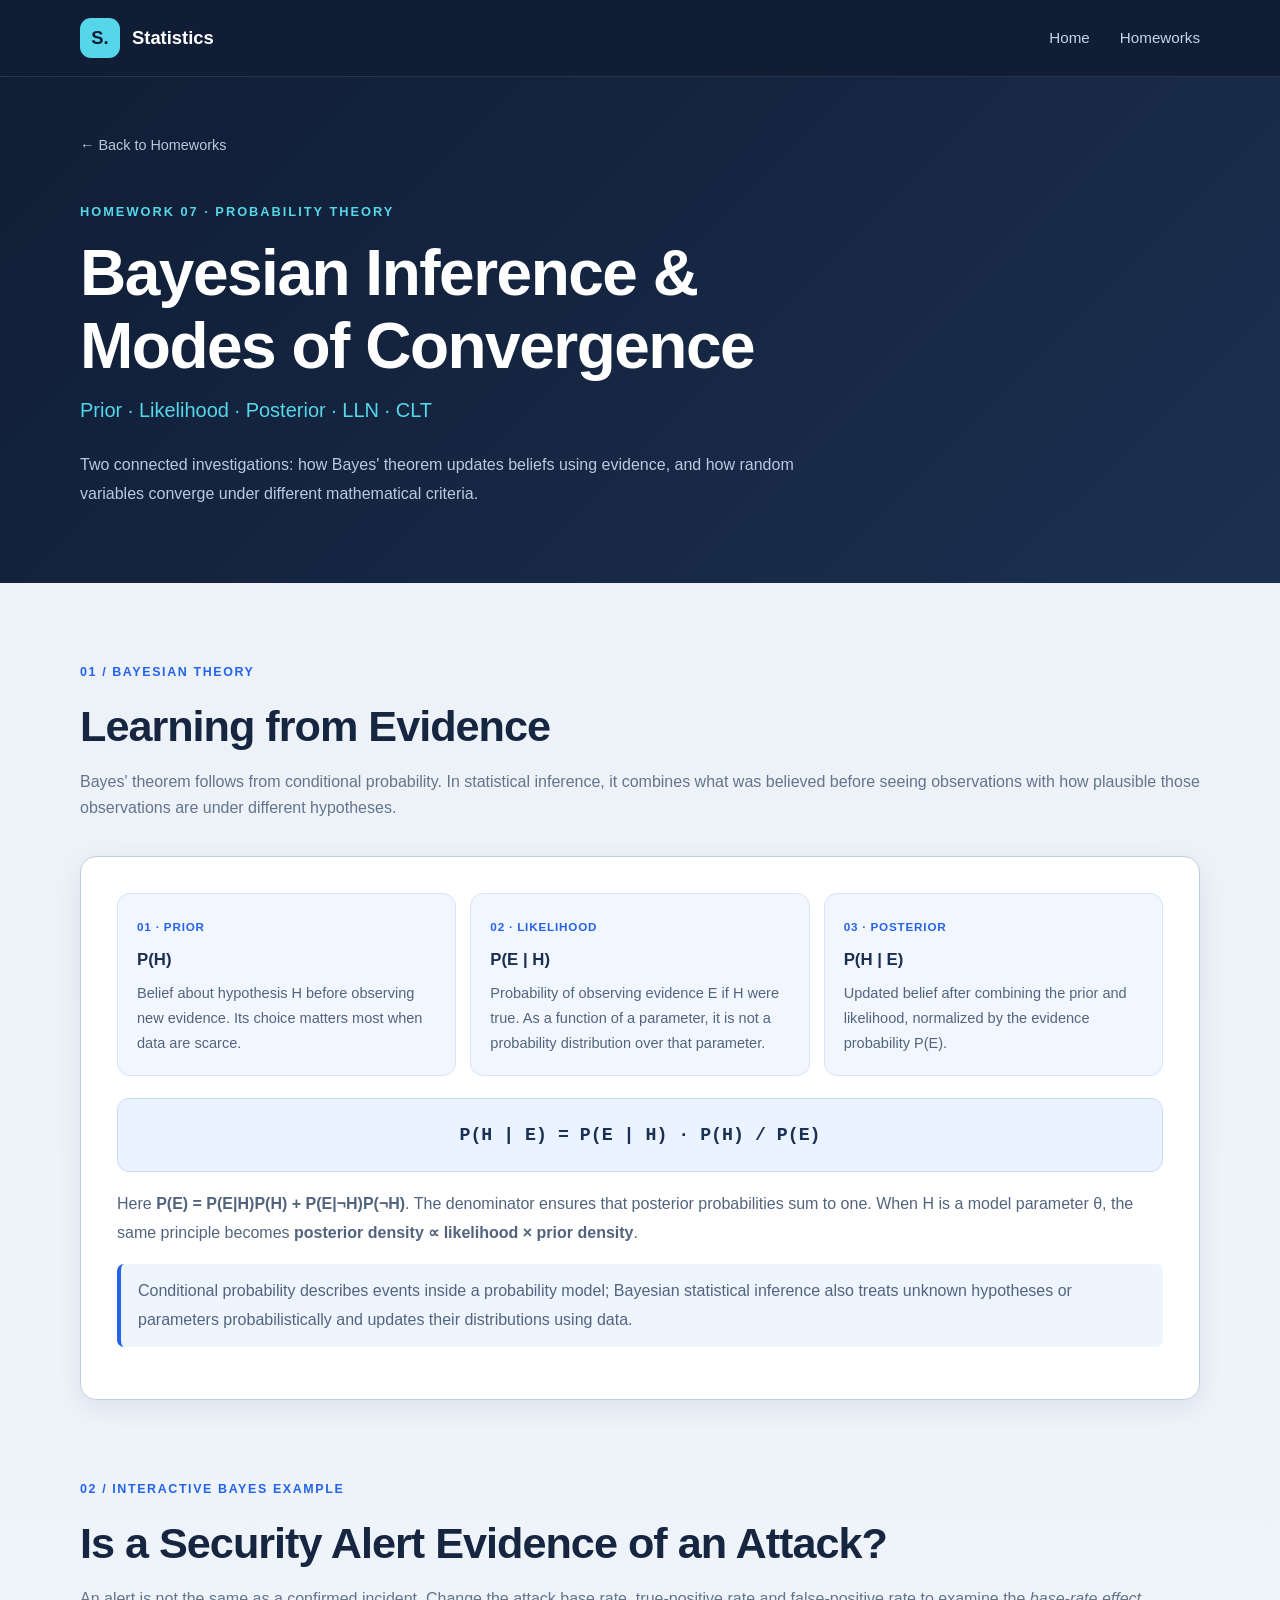
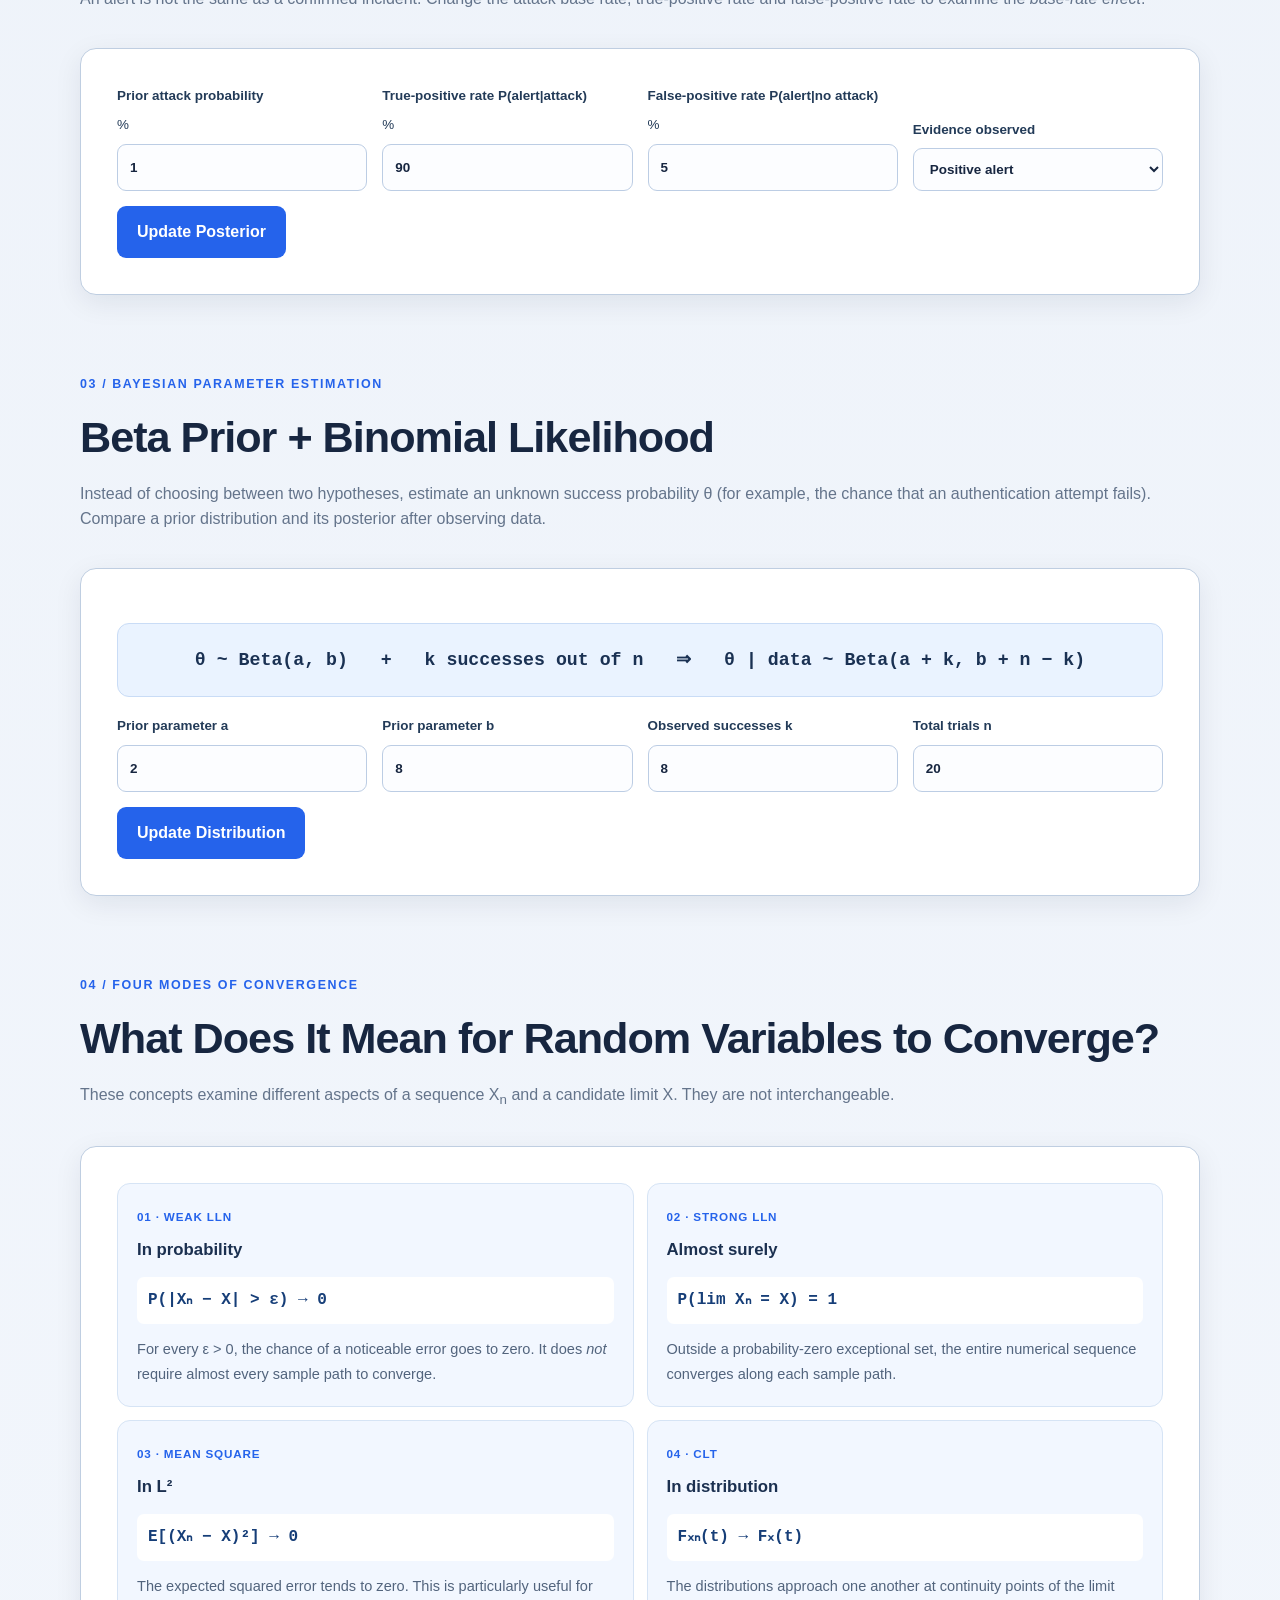
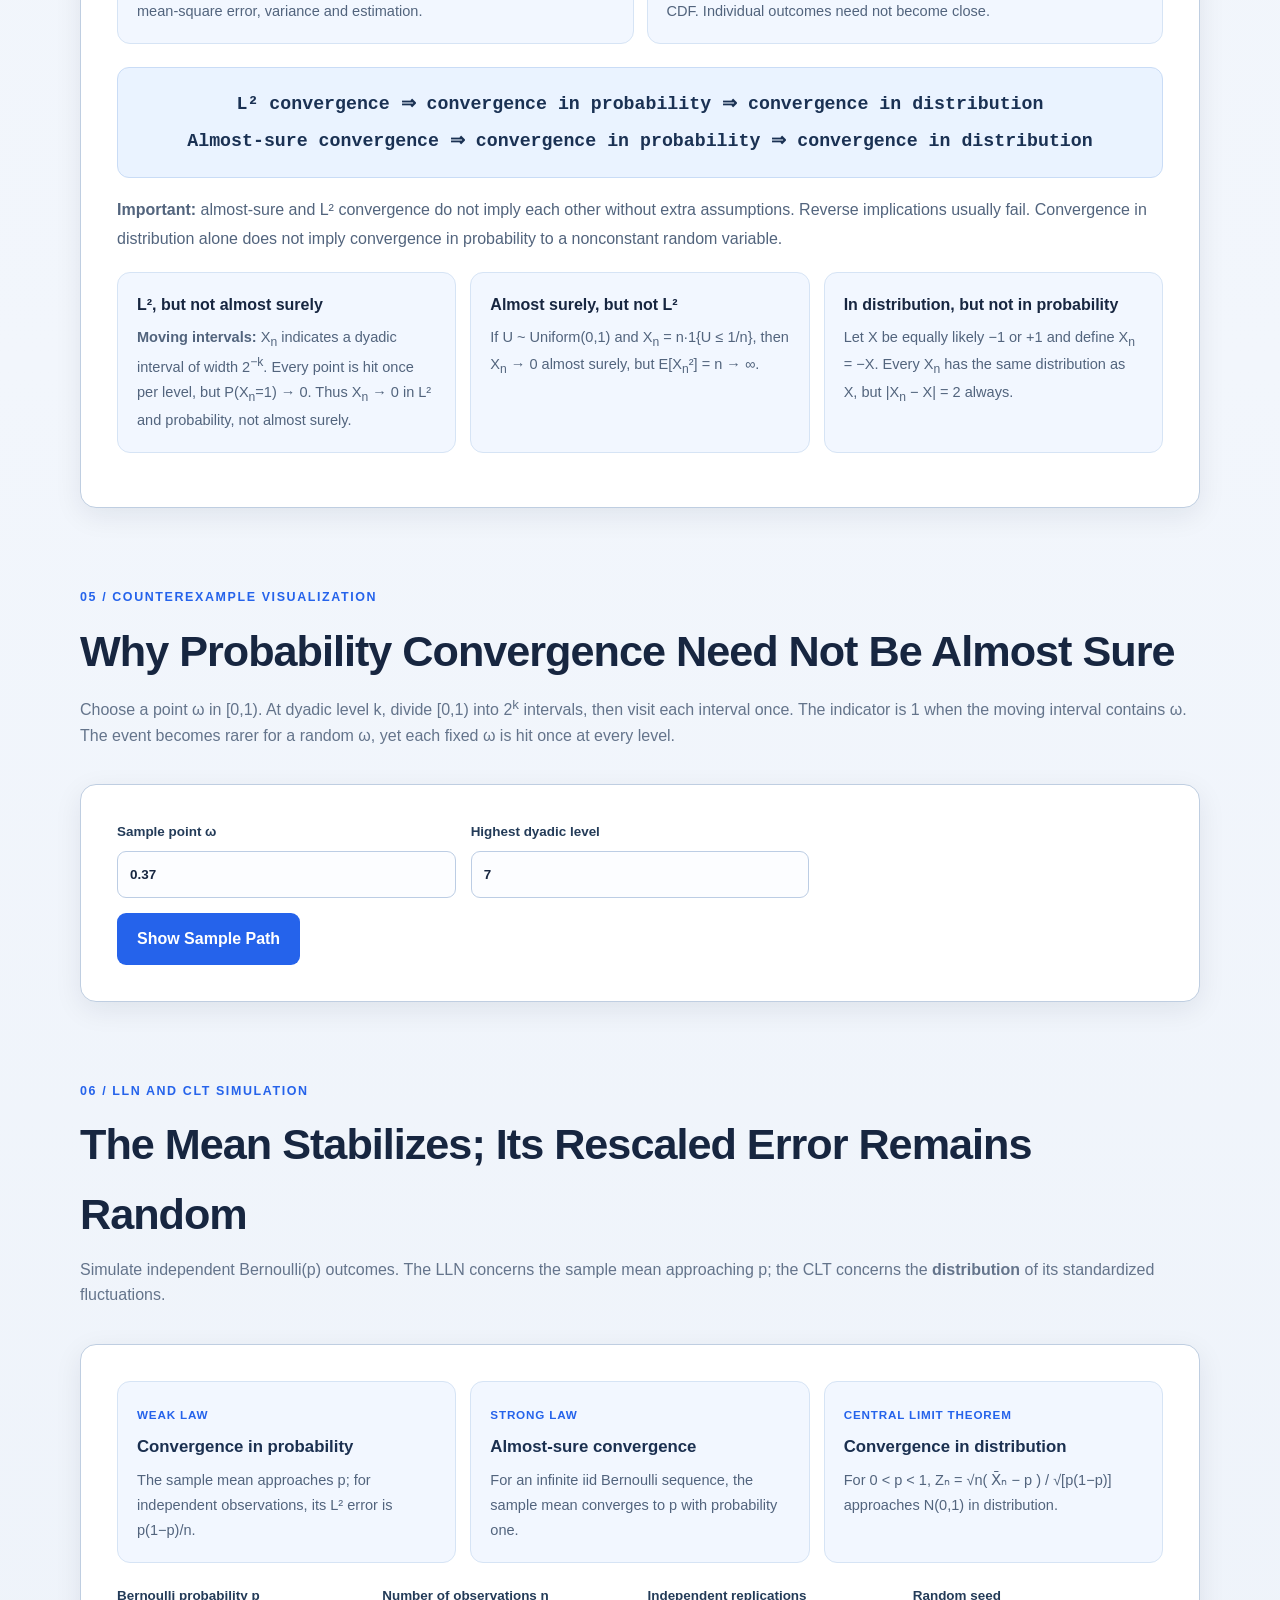
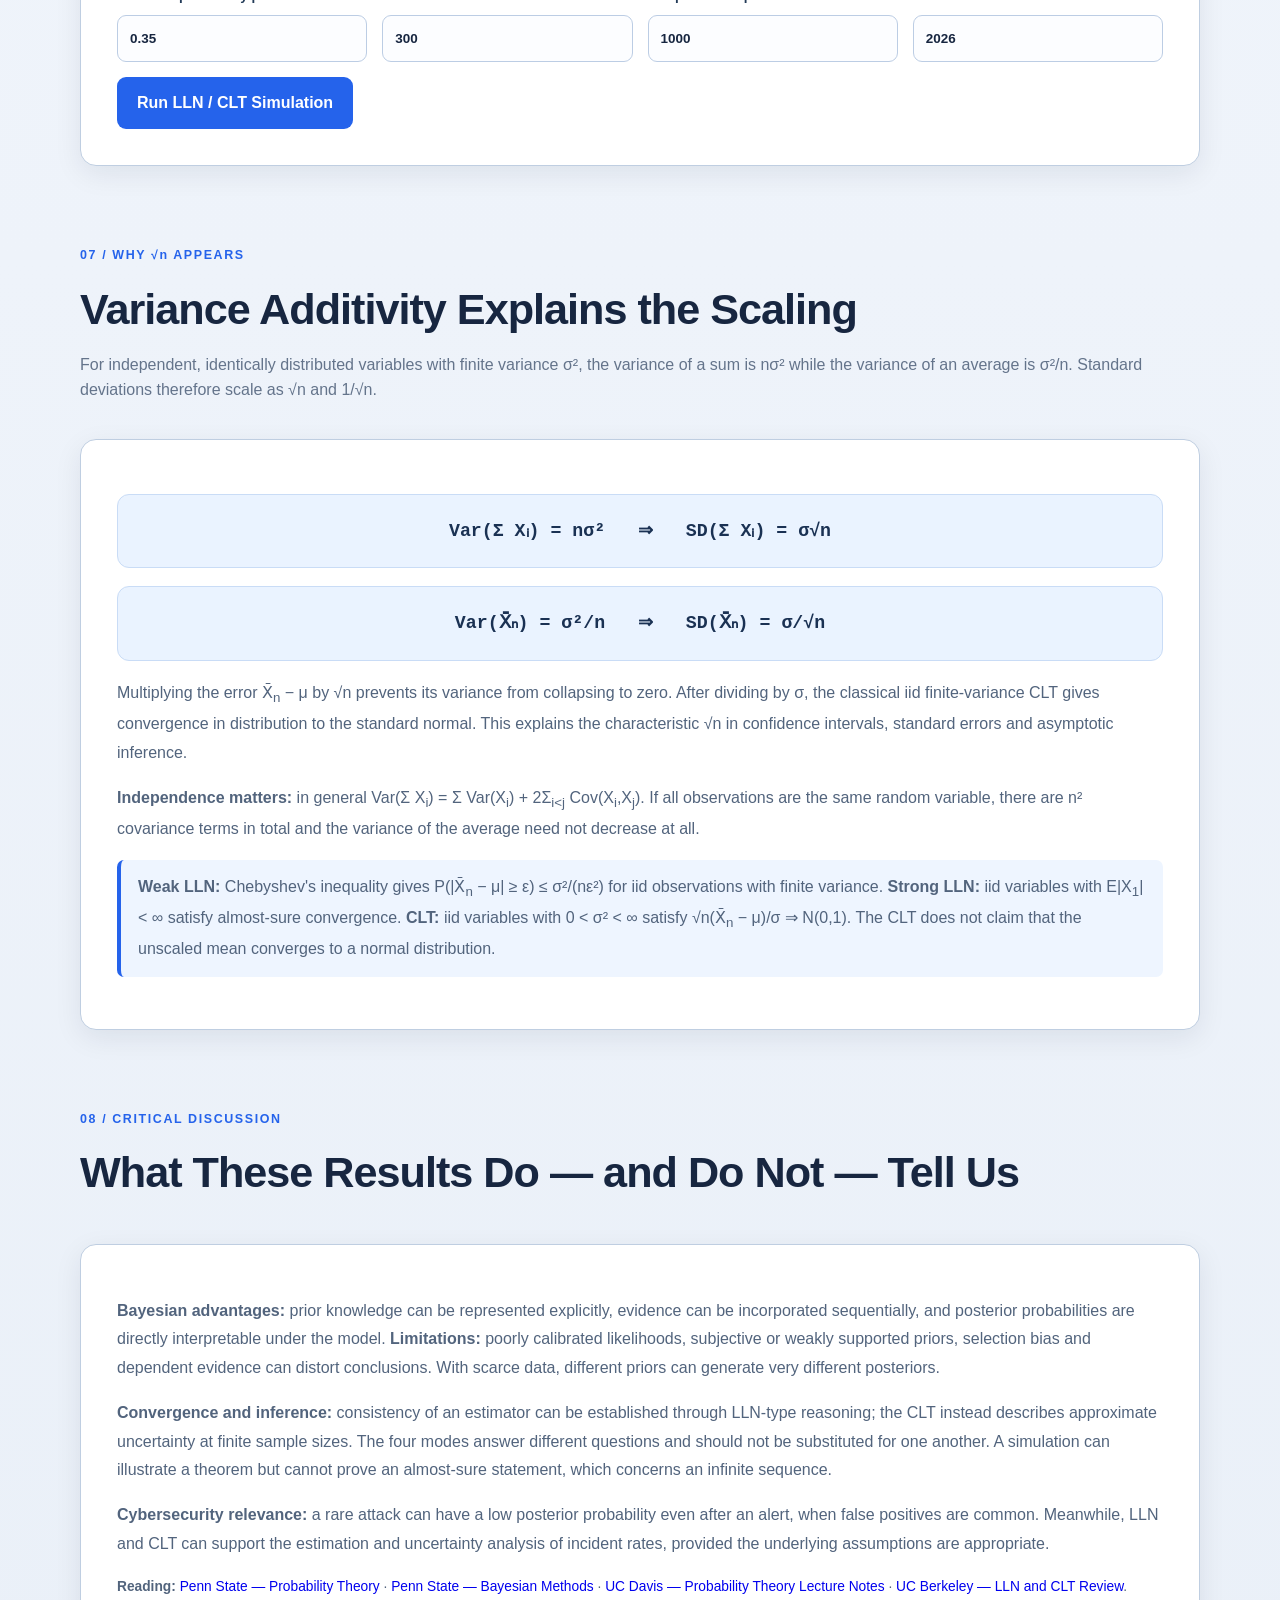
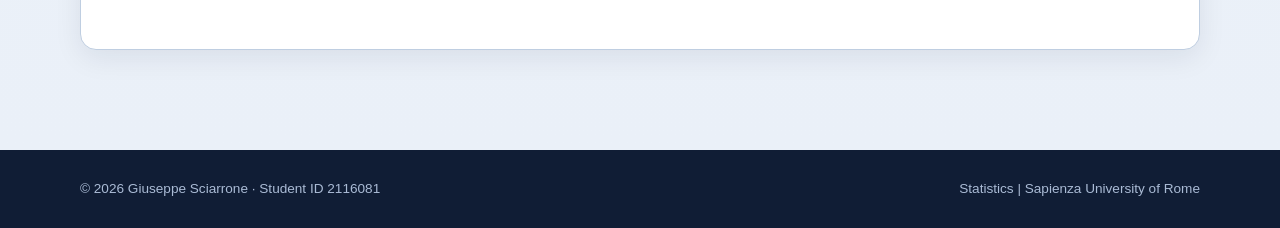
<file: homeworks/hw7/hw7.html>
<!doctype html>
<html lang="en">
<head>
  <meta charset="UTF-8">
  <meta name="viewport" content="width=device-width, initial-scale=1">
  <meta name="description" content="Bayesian inference, modes of convergence, LLN and CLT — interactive Statistics Homework 7">
  <title>Homework 07 | Bayes &amp; Convergence</title>
  <link rel="stylesheet" href="../../assets/css/style.css">
  <link rel="stylesheet" href="../../assets/css/homework.css">
  <link rel="stylesheet" href="hw7.css">
</head>
<body>
  <nav class="navbar"><div class="container nav-content">
    <a href="../../index.html" class="nav-logo"><span class="logo-icon">S.</span><span>Statistics</span></a>
    <div class="nav-links"><a href="../../index.html">Home</a><a href="../../index.html#homeworks">Homeworks</a></div>
  </div></nav>
  <header class="assignment-header"><div class="container">
    <a class="back-link" href="../../index.html#homeworks">&larr; Back to Homeworks</a>
    <span class="assignment-label">HOMEWORK 07 · PROBABILITY THEORY</span>
    <h1>Bayesian Inference &amp;<br>Modes of Convergence</h1>
    <p class="assignment-subtitle">Prior · Likelihood · Posterior · LLN · CLT</p>
    <p class="assignment-description">Two connected investigations: how Bayes' theorem updates beliefs using evidence, and how random variables converge under different mathematical criteria.</p>
  </div></header>
  <main class="assignment-main"><div class="container">
    <section class="assignment-section" id="bayes-theory">
      <div class="section-heading"><span class="section-label">01 / BAYESIAN THEORY</span><h2>Learning from Evidence</h2>
        <p>Bayes' theorem follows from conditional probability. In statistical inference, it combines what was believed before seeing observations with how plausible those observations are under different hypotheses.</p></div>
      <div class="assignment-panel">
        <div class="hw7-grid hw7-steps">
          <div class="hw7-step"><span>01 · PRIOR</span><h3>P(H)</h3><p>Belief about hypothesis H before observing new evidence. Its choice matters most when data are scarce.</p></div>
          <div class="hw7-step"><span>02 · LIKELIHOOD</span><h3>P(E | H)</h3><p>Probability of observing evidence E if H were true. As a function of a parameter, it is not a probability distribution over that parameter.</p></div>
          <div class="hw7-step"><span>03 · POSTERIOR</span><h3>P(H | E)</h3><p>Updated belief after combining the prior and likelihood, normalized by the evidence probability P(E).</p></div>
        </div>
        <div class="hw7-equation">P(H | E) = P(E | H) · P(H) / P(E)</div>
        <p>Here <strong>P(E) = P(E|H)P(H) + P(E|¬H)P(¬H)</strong>. The denominator ensures that posterior probabilities sum to one. When H is a model parameter θ, the same principle becomes <strong>posterior density ∝ likelihood × prior density</strong>.</p>
        <p class="hw7-note">Conditional probability describes events inside a probability model; Bayesian statistical inference also treats unknown hypotheses or parameters probabilistically and updates their distributions using data.</p>
      </div>
    </section>

    <section class="assignment-section" id="alert-demo">
      <div class="section-heading"><span class="section-label">02 / INTERACTIVE BAYES EXAMPLE</span><h2>Is a Security Alert Evidence of an Attack?</h2>
        <p>An alert is not the same as a confirmed incident. Change the attack base rate, true-positive rate and false-positive rate to examine the <em>base-rate effect</em>.</p></div>
      <div class="assignment-panel">
        <form id="hw7-alert-form" class="hw7-controls">
          <label>Prior attack probability <span class="hw7-unit">%</span><input id="hw7-prior" type="number" min="0.01" max="99.99" step="0.01" value="1" required></label>
          <label>True-positive rate P(alert|attack) <span class="hw7-unit">%</span><input id="hw7-tpr" type="number" min="0" max="100" step="0.1" value="90" required></label>
          <label>False-positive rate P(alert|no attack) <span class="hw7-unit">%</span><input id="hw7-fpr" type="number" min="0" max="100" step="0.1" value="5" required></label>
          <label>Evidence observed<select id="hw7-evidence"><option value="positive">Positive alert</option><option value="negative">No alert</option></select></label>
          <div class="hw7-actions"><button class="hw7-btn" type="submit">Update Posterior</button></div>
        </form>
        <div id="hw7-alert-result" class="hw7-results" hidden aria-live="polite">
          <div class="hw7-metrics">
            <div class="hw7-metric"><span>Prior P(attack)</span><strong id="hw7-prior-out">—</strong></div>
            <div class="hw7-metric"><span>Evidence P(E)</span><strong id="hw7-evidence-out">—</strong></div>
            <div class="hw7-metric hw7-emphasis"><span>Posterior P(attack|E)</span><strong id="hw7-posterior-out">—</strong></div>
          </div>
          <div class="hw7-comparison"><div><span>Prior</span><div class="hw7-track"><div id="hw7-prior-bar" class="hw7-fill"></div></div></div><div><span>Posterior</span><div class="hw7-track"><div id="hw7-posterior-bar" class="hw7-fill hw7-green"></div></div></div></div>
          <div class="hw7-explanation" id="hw7-alert-math"></div>
          <h3>Expected counts per 10,000 independent cases</h3>
          <p class="hw7-small">These are mathematical expectations, not simulated or observed cases; decimal counts are intentional.</p>
          <div class="hw7-table-wrap"><table class="hw7-table"><thead><tr><th>Actual state</th><th>Alert</th><th>No alert</th></tr></thead><tbody id="hw7-confusion"></tbody></table></div>
          <p id="hw7-alert-takeaway" class="hw7-note"></p>
        </div>
      </div>
    </section>

    <section class="assignment-section" id="beta-demo">
      <div class="section-heading"><span class="section-label">03 / BAYESIAN PARAMETER ESTIMATION</span><h2>Beta Prior + Binomial Likelihood</h2>
        <p>Instead of choosing between two hypotheses, estimate an unknown success probability θ (for example, the chance that an authentication attempt fails). Compare a prior distribution and its posterior after observing data.</p></div>
      <div class="assignment-panel">
        <div class="hw7-equation">θ ~ Beta(a, b) &nbsp; + &nbsp; k successes out of n &nbsp; ⇒ &nbsp; θ | data ~ Beta(a + k, b + n − k)</div>
        <form id="hw7-beta-form" class="hw7-controls">
          <label>Prior parameter a<input id="hw7-a" type="number" min="0.2" max="100" step="0.2" value="2" required></label>
          <label>Prior parameter b<input id="hw7-b" type="number" min="0.2" max="100" step="0.2" value="8" required></label>
          <label>Observed successes k<input id="hw7-k" type="number" min="0" max="500" step="1" value="8" required></label>
          <label>Total trials n<input id="hw7-trials" type="number" min="1" max="500" step="1" value="20" required></label>
          <div class="hw7-actions"><button class="hw7-btn" type="submit">Update Distribution</button></div>
        </form>
        <div id="hw7-beta-result" class="hw7-results" hidden aria-live="polite">
          <div class="hw7-metrics">
            <div class="hw7-metric"><span>Prior mean</span><strong id="hw7-beta-prior">—</strong></div>
            <div class="hw7-metric"><span>Sample proportion k/n</span><strong id="hw7-mle">—</strong></div>
            <div class="hw7-metric hw7-emphasis"><span>Posterior mean</span><strong id="hw7-beta-post">—</strong></div>
          </div>
          <div class="hw7-plot"><svg id="hw7-beta-svg" role="img" aria-label="Prior and posterior Beta probability density curves" viewBox="0 0 800 310" preserveAspectRatio="xMidYMid meet"></svg></div>
          <p id="hw7-beta-explain" class="hw7-note"></p>
        </div>
      </div>
    </section>

    <section class="assignment-section" id="convergence-theory">
      <div class="section-heading"><span class="section-label">04 / FOUR MODES OF CONVERGENCE</span><h2>What Does It Mean for Random Variables to Converge?</h2>
        <p>These concepts examine different aspects of a sequence X<sub>n</sub> and a candidate limit X. They are not interchangeable.</p></div>
      <div class="assignment-panel">
        <div class="hw7-four">
          <article><span>01 · WEAK LLN</span><h3>In probability</h3><div class="hw7-math">P(|Xₙ − X| &gt; ε) → 0</div><p>For every ε &gt; 0, the chance of a noticeable error goes to zero. It does <em>not</em> require almost every sample path to converge.</p></article>
          <article><span>02 · STRONG LLN</span><h3>Almost surely</h3><div class="hw7-math">P(lim Xₙ = X) = 1</div><p>Outside a probability-zero exceptional set, the entire numerical sequence converges along each sample path.</p></article>
          <article><span>03 · MEAN SQUARE</span><h3>In L²</h3><div class="hw7-math">E[(Xₙ − X)²] → 0</div><p>The expected squared error tends to zero. This is particularly useful for mean-square error, variance and estimation.</p></article>
          <article><span>04 · CLT</span><h3>In distribution</h3><div class="hw7-math">Fₓₙ(t) → Fₓ(t)</div><p>The distributions approach one another at continuity points of the limit CDF. Individual outcomes need not become close.</p></article>
        </div>
        <div class="hw7-implications"><strong>L² convergence ⇒ convergence in probability ⇒ convergence in distribution</strong><br><strong>Almost-sure convergence ⇒ convergence in probability ⇒ convergence in distribution</strong></div>
        <p><strong>Important:</strong> almost-sure and L² convergence do not imply each other without extra assumptions. Reverse implications usually fail. Convergence in distribution alone does not imply convergence in probability to a nonconstant random variable.</p>
        <div class="hw7-cases">
          <div><h3>L², but not almost surely</h3><p><strong>Moving intervals:</strong> X<sub>n</sub> indicates a dyadic interval of width 2<sup>−k</sup>. Every point is hit once per level, but P(X<sub>n</sub>=1) → 0. Thus X<sub>n</sub> → 0 in L² and probability, not almost surely.</p></div>
          <div><h3>Almost surely, but not L²</h3><p>If U ~ Uniform(0,1) and X<sub>n</sub> = n·1{U ≤ 1/n}, then X<sub>n</sub> → 0 almost surely, but E[X<sub>n</sub>²] = n → ∞.</p></div>
          <div><h3>In distribution, but not in probability</h3><p>Let X be equally likely −1 or +1 and define X<sub>n</sub> = −X. Every X<sub>n</sub> has the same distribution as X, but |X<sub>n</sub> − X| = 2 always.</p></div>
        </div>
      </div>
    </section>

    <section class="assignment-section" id="typewriter-demo">
      <div class="section-heading"><span class="section-label">05 / COUNTEREXAMPLE VISUALIZATION</span><h2>Why Probability Convergence Need Not Be Almost Sure</h2>
        <p>Choose a point ω in [0,1). At dyadic level k, divide [0,1) into 2<sup>k</sup> intervals, then visit each interval once. The indicator is 1 when the moving interval contains ω. The event becomes rarer for a random ω, yet each fixed ω is hit once at every level.</p></div>
      <div class="assignment-panel">
        <form id="hw7-typewriter-form" class="hw7-controls hw7-controls-short">
          <label>Sample point ω<input id="hw7-omega" type="number" min="0.001" max="0.999" value="0.37" step="0.001" required></label>
          <label>Highest dyadic level<input id="hw7-level" type="number" min="2" max="8" value="7" step="1" required></label>
          <div class="hw7-actions"><button class="hw7-btn" type="submit">Show Sample Path</button></div>
        </form>
        <div id="hw7-typewriter-result" class="hw7-results" hidden>
          <div class="hw7-plot"><svg id="hw7-typewriter-svg" role="img" aria-label="Sample path with persistent spikes and decreasing event probabilities" viewBox="0 0 800 310" preserveAspectRatio="xMidYMid meet"></svg></div>
          <p class="hw7-note" id="hw7-typewriter-explain"></p>
        </div>
      </div>
    </section>

    <section class="assignment-section" id="lln-clt">
      <div class="section-heading"><span class="section-label">06 / LLN AND CLT SIMULATION</span><h2>The Mean Stabilizes; Its Rescaled Error Remains Random</h2>
        <p>Simulate independent Bernoulli(p) outcomes. The LLN concerns the sample mean approaching p; the CLT concerns the <strong>distribution</strong> of its standardized fluctuations.</p></div>
      <div class="assignment-panel">
        <div class="hw7-grid hw7-steps">
          <div class="hw7-step"><span>WEAK LAW</span><h3>Convergence in probability</h3><p>The sample mean approaches p; for independent observations, its L² error is p(1−p)/n.</p></div>
          <div class="hw7-step"><span>STRONG LAW</span><h3>Almost-sure convergence</h3><p>For an infinite iid Bernoulli sequence, the sample mean converges to p with probability one.</p></div>
          <div class="hw7-step"><span>CENTRAL LIMIT THEOREM</span><h3>Convergence in distribution</h3><p>For 0 &lt; p &lt; 1, Zₙ = √n( X̄ₙ − p ) / √[p(1−p)] approaches N(0,1) in distribution.</p></div>
        </div>
        <form id="hw7-clt-form" class="hw7-controls">
          <label>Bernoulli probability p<input id="hw7-bernoulli" type="number" min="0.05" max="0.95" step="0.05" value="0.35" required></label>
          <label>Number of observations n<input id="hw7-n" type="number" min="20" max="1500" step="10" value="300" required></label>
          <label>Independent replications<input id="hw7-reps" type="number" min="100" max="2500" step="100" value="1000" required></label>
          <label>Random seed<input id="hw7-seed" type="number" min="1" max="999999999" step="1" value="2026" required></label>
          <div class="hw7-actions"><button class="hw7-btn" type="submit">Run LLN / CLT Simulation</button></div>
        </form>
        <div id="hw7-clt-result" class="hw7-results" hidden>
          <div class="hw7-metrics">
            <div class="hw7-metric"><span>Final sample mean</span><strong id="hw7-finalmean">—</strong></div>
            <div class="hw7-metric"><span>Theoretical standard error</span><strong id="hw7-se">—</strong></div>
            <div class="hw7-metric hw7-emphasis"><span>Mean-square error (theory)</span><strong id="hw7-mse">—</strong></div>
          </div>
          <h3>One sample path: law of large numbers</h3><div class="hw7-plot"><svg id="hw7-lln-svg" role="img" aria-label="Cumulative sample mean approaching the Bernoulli probability" viewBox="0 0 800 300" preserveAspectRatio="xMidYMid meet"></svg></div>
          <h3>Across replications: central limit theorem</h3><p class="hw7-small">Histogram: simulated standardized means. Blue line: standard normal density. Density is shown, rather than counts, to use a comparable vertical scale.</p>
          <div class="hw7-plot"><svg id="hw7-clt-svg" role="img" aria-label="Histogram of standardized sample means and standard normal density" viewBox="0 0 800 300" preserveAspectRatio="xMidYMid meet"></svg></div>
          <p id="hw7-clt-explain" class="hw7-note"></p>
        </div>
      </div>
    </section>

    <section class="assignment-section" id="root-n">
      <div class="section-heading"><span class="section-label">07 / WHY √n APPEARS</span><h2>Variance Additivity Explains the Scaling</h2>
        <p>For independent, identically distributed variables with finite variance σ², the variance of a sum is nσ² while the variance of an average is σ²/n. Standard deviations therefore scale as √n and 1/√n.</p></div>
      <div class="assignment-panel">
        <div class="hw7-equation">Var(Σ Xᵢ) = nσ² &nbsp; ⇒ &nbsp; SD(Σ Xᵢ) = σ√n</div>
        <div class="hw7-equation">Var(X̄ₙ) = σ²/n &nbsp; ⇒ &nbsp; SD(X̄ₙ) = σ/√n</div>
        <p>Multiplying the error X̄<sub>n</sub> − μ by √n prevents its variance from collapsing to zero. After dividing by σ, the classical iid finite-variance CLT gives convergence in distribution to the standard normal. This explains the characteristic √n in confidence intervals, standard errors and asymptotic inference.</p>
        <p><strong>Independence matters:</strong> in general Var(Σ X<sub>i</sub>) = Σ Var(X<sub>i</sub>) + 2Σ<sub>i&lt;j</sub> Cov(X<sub>i</sub>,X<sub>j</sub>). If all observations are the same random variable, there are n² covariance terms in total and the variance of the average need not decrease at all.</p>
        <p class="hw7-note"><strong>Weak LLN:</strong> Chebyshev's inequality gives P(|X̄<sub>n</sub> − μ| ≥ ε) ≤ σ²/(nε²) for iid observations with finite variance. <strong>Strong LLN:</strong> iid variables with E|X<sub>1</sub>| &lt; ∞ satisfy almost-sure convergence. <strong>CLT:</strong> iid variables with 0 &lt; σ² &lt; ∞ satisfy √n(X̄<sub>n</sub> − μ)/σ ⇒ N(0,1). The CLT does not claim that the unscaled mean converges to a normal distribution.</p>
      </div>
    </section>

    <section class="assignment-section" id="discussion">
      <div class="section-heading"><span class="section-label">08 / CRITICAL DISCUSSION</span><h2>What These Results Do — and Do Not — Tell Us</h2></div>
      <div class="assignment-panel">
        <p><strong>Bayesian advantages:</strong> prior knowledge can be represented explicitly, evidence can be incorporated sequentially, and posterior probabilities are directly interpretable under the model. <strong>Limitations:</strong> poorly calibrated likelihoods, subjective or weakly supported priors, selection bias and dependent evidence can distort conclusions. With scarce data, different priors can generate very different posteriors.</p>
        <p><strong>Convergence and inference:</strong> consistency of an estimator can be established through LLN-type reasoning; the CLT instead describes approximate uncertainty at finite sample sizes. The four modes answer different questions and should not be substituted for one another. A simulation can illustrate a theorem but cannot prove an almost-sure statement, which concerns an infinite sequence.</p>
        <p><strong>Cybersecurity relevance:</strong> a rare attack can have a low posterior probability even after an alert, when false positives are common. Meanwhile, LLN and CLT can support the estimation and uncertainty analysis of incident rates, provided the underlying assumptions are appropriate.</p>
        <p class="hw7-small"><strong>Reading:</strong> <a href="https://online.stat.psu.edu/stat414/" target="_blank" rel="noopener">Penn State — Probability Theory</a> · <a href="https://stats-web.quarto.pub/stat_415_q_dev/Lesson11.html" target="_blank" rel="noopener">Penn State — Bayesian Methods</a> · <a href="https://www.math.ucdavis.edu/~romik/data/uploads/notes/lecturenotes235b.pdf" target="_blank" rel="noopener">UC Davis — Probability Theory Lecture Notes</a> · <a href="https://www.stat.berkeley.edu/~ryantibs/statlearn-s24/lectures/review.pdf" target="_blank" rel="noopener">UC Berkeley — LLN and CLT Review</a>.</p>
      </div>
    </section>
  </div></main>
  <footer class="footer"><div class="container footer-content"><p>&copy; 2026 Giuseppe Sciarrone · Student ID 2116081</p><p>Statistics | Sapienza University of Rome</p></div></footer>
  <script src="hw7.js"></script>
</body>
</html>
</file>
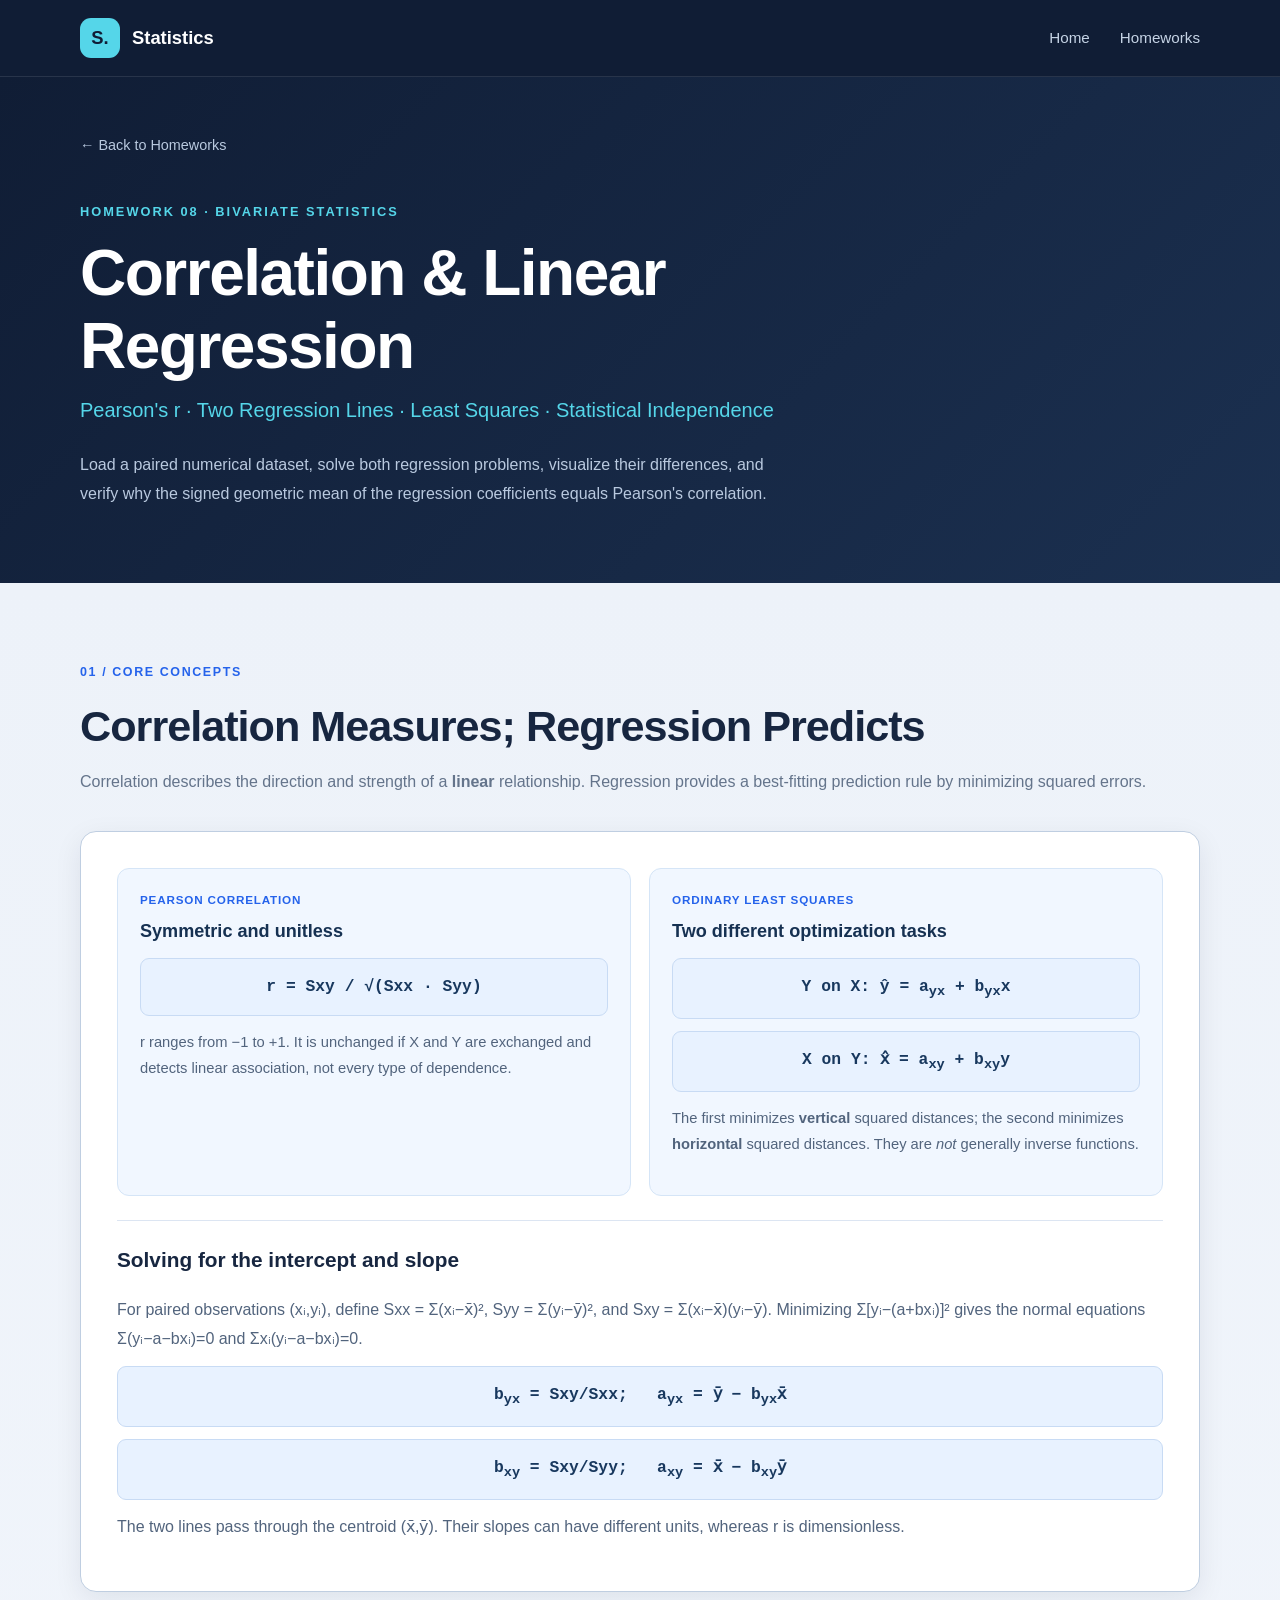
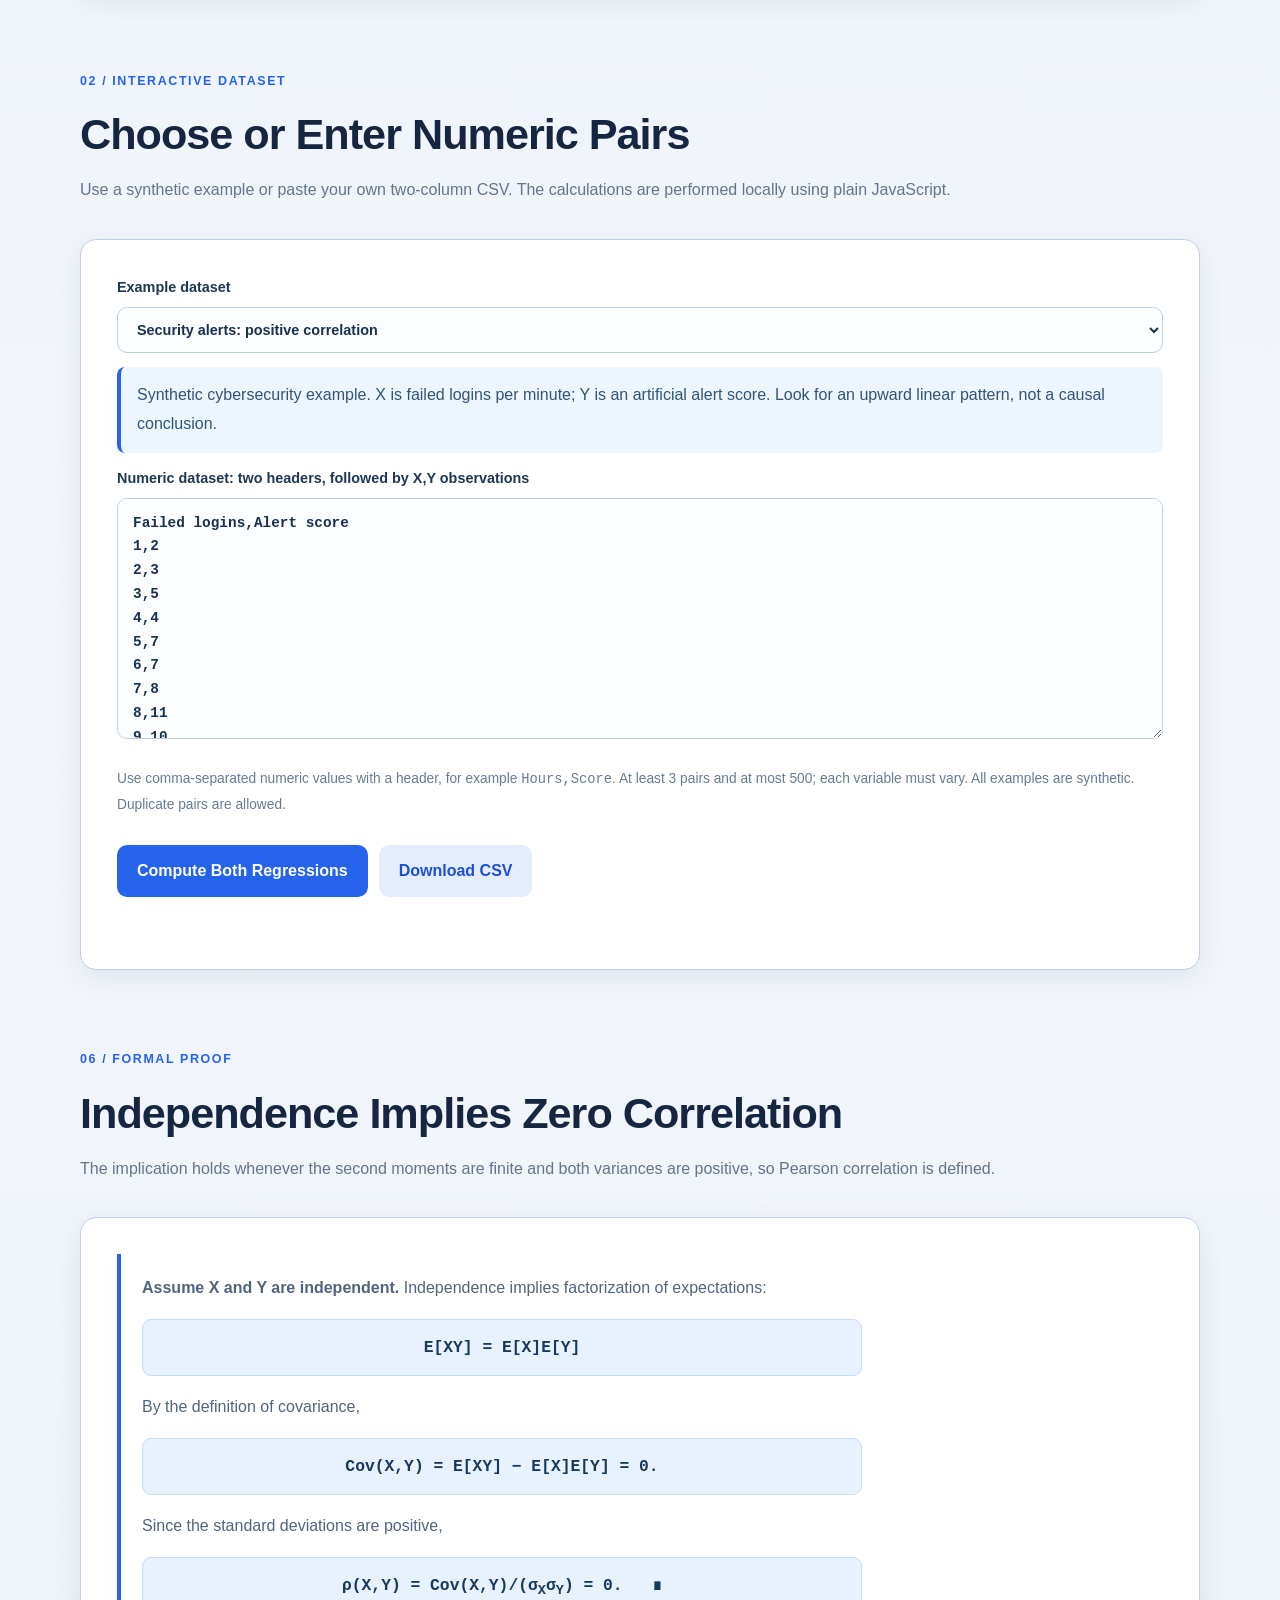
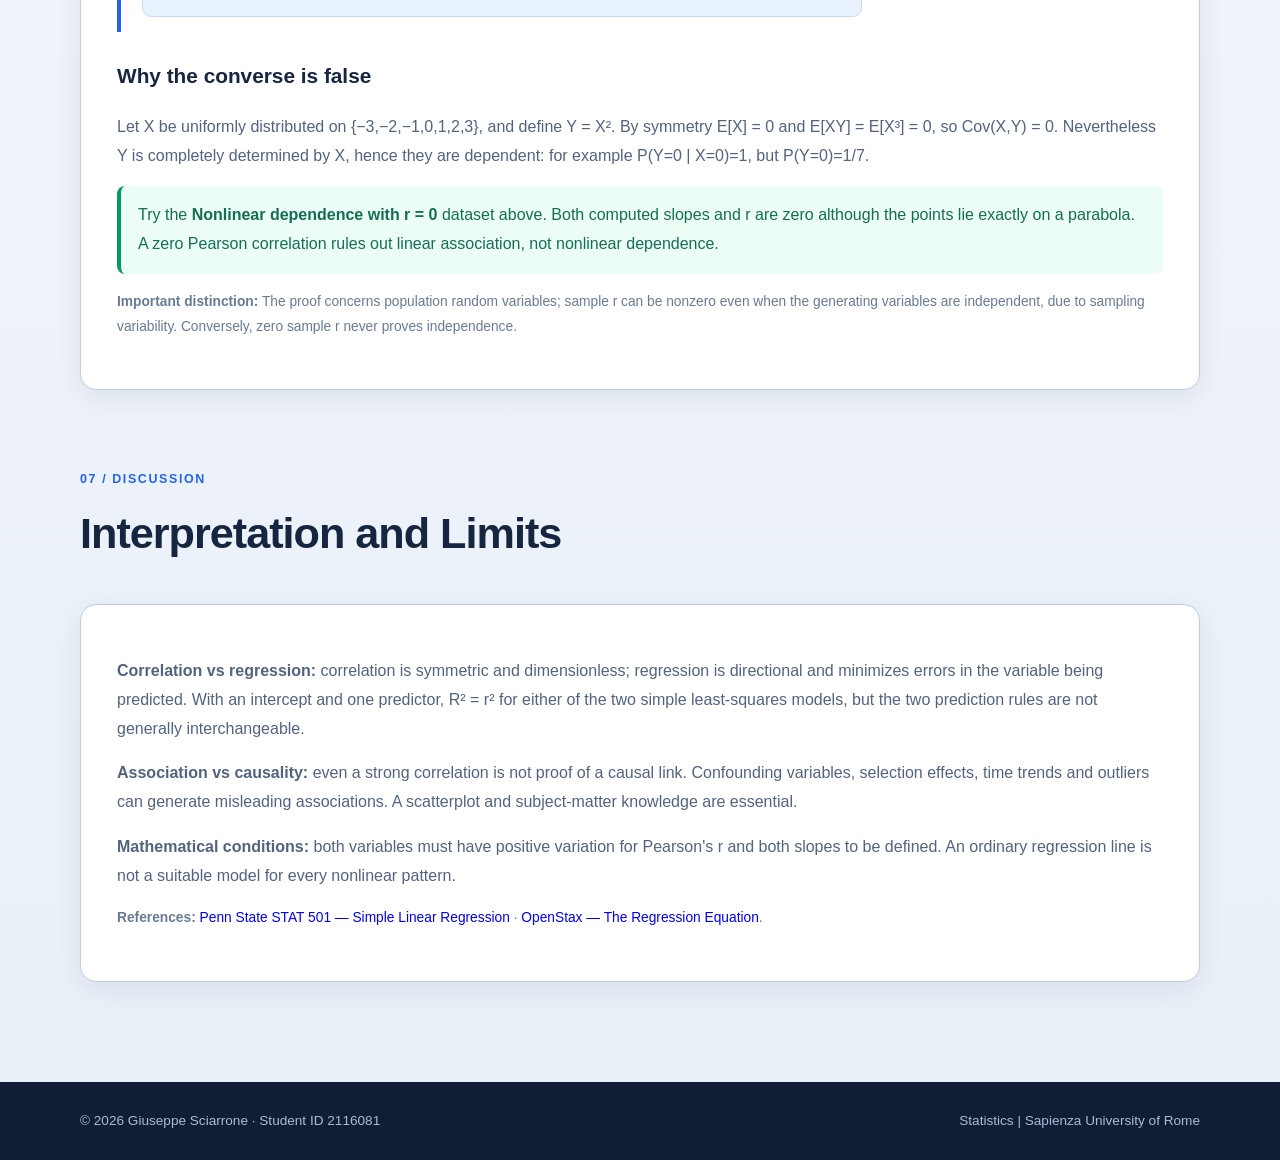
<file: homeworks/hw8/hw8.html>
<!doctype html>
<html lang="en">
<head>
  <meta charset="utf-8">
  <meta name="viewport" content="width=device-width, initial-scale=1">
  <meta name="description" content="Interactive exploration of Pearson correlation, both least-squares regression lines and independence versus uncorrelatedness.">
  <title>Homework 8 | Correlation &amp; Regression</title>
  <link rel="stylesheet" href="../../assets/css/style.css">
  <link rel="stylesheet" href="../../assets/css/homework.css">
  <link rel="stylesheet" href="hw8.css">
</head>
<body>
  <nav class="navbar"><div class="container nav-content"><a class="nav-logo" href="../../index.html"><span class="logo-icon">S.</span><span>Statistics</span></a><div class="nav-links"><a href="../../index.html">Home</a><a href="../../index.html#homeworks">Homeworks</a></div></div></nav>
  <header class="assignment-header"><div class="container"><a href="../../index.html#homeworks" class="back-link">&larr; Back to Homeworks</a><span class="assignment-label">HOMEWORK 08 · BIVARIATE STATISTICS</span><h1>Correlation &amp; Linear Regression</h1><p class="assignment-subtitle">Pearson's r · Two Regression Lines · Least Squares · Statistical Independence</p><p class="assignment-description">Load a paired numerical dataset, solve both regression problems, visualize their differences, and verify why the signed geometric mean of the regression coefficients equals Pearson's correlation.</p></div></header>
  <main class="assignment-main"><div class="container">
    <section class="assignment-section" id="concepts"><div class="section-heading"><span class="section-label">01 / CORE CONCEPTS</span><h2>Correlation Measures; Regression Predicts</h2><p>Correlation describes the direction and strength of a <strong>linear</strong> relationship. Regression provides a best-fitting prediction rule by minimizing squared errors.</p></div>
      <div class="assignment-panel">
        <div class="hw8-grid2">
          <article class="hw8-concept"><span class="hw8-overline">PEARSON CORRELATION</span><h3>Symmetric and unitless</h3><div class="hw8-formula">r = Sxy / √(Sxx · Syy)</div><p>r ranges from −1 to +1. It is unchanged if X and Y are exchanged and detects linear association, not every type of dependence.</p></article>
          <article class="hw8-concept"><span class="hw8-overline">ORDINARY LEAST SQUARES</span><h3>Two different optimization tasks</h3><div class="hw8-formula">Y on X:  ŷ = a<sub>yx</sub> + b<sub>yx</sub>x</div><div class="hw8-formula">X on Y:  x̂ = a<sub>xy</sub> + b<sub>xy</sub>y</div><p>The first minimizes <strong>vertical</strong> squared distances; the second minimizes <strong>horizontal</strong> squared distances. They are <em>not</em> generally inverse functions.</p></article>
        </div>
        <div class="hw8-theory-block"><h3>Solving for the intercept and slope</h3><p>For paired observations (xᵢ,yᵢ), define Sxx = Σ(xᵢ−x̄)², Syy = Σ(yᵢ−ȳ)², and Sxy = Σ(xᵢ−x̄)(yᵢ−ȳ). Minimizing Σ[yᵢ−(a+bxᵢ)]² gives the normal equations Σ(yᵢ−a−bxᵢ)=0 and Σxᵢ(yᵢ−a−bxᵢ)=0.</p><div class="hw8-formula">b<sub>yx</sub> = Sxy/Sxx; &nbsp; a<sub>yx</sub> = ȳ − b<sub>yx</sub>x̄</div><div class="hw8-formula">b<sub>xy</sub> = Sxy/Syy; &nbsp; a<sub>xy</sub> = x̄ − b<sub>xy</sub>ȳ</div><p>The two lines pass through the centroid (x̄,ȳ). Their slopes can have different units, whereas r is dimensionless.</p></div>
      </div>
    </section>

    <section class="assignment-section" id="data"><div class="section-heading"><span class="section-label">02 / INTERACTIVE DATASET</span><h2>Choose or Enter Numeric Pairs</h2><p>Use a synthetic example or paste your own two-column CSV. The calculations are performed locally using plain JavaScript.</p></div><div class="assignment-panel">
      <form id="hw8-form" class="hw8-form">
        <label for="hw8-preset">Example dataset<select id="hw8-preset" class="hw8-input"><option value="positive">Security alerts: positive correlation</option><option value="negative">Detection thresholds: negative correlation</option><option value="nonlinear">Nonlinear dependence with r = 0</option><option value="factorized">Exactly uncorrelated / factorized sample</option><option value="custom">Custom CSV</option></select></label>
        <p id="hw8-preset-description" class="hw8-hint"></p>
        <label for="hw8-csv">Numeric dataset: two headers, followed by X,Y observations<textarea id="hw8-csv" class="hw8-input hw8-editor" rows="9" spellcheck="false" required></textarea></label>
        <p class="hw8-small">Use comma-separated numeric values with a header, for example <code>Hours,Score</code>. At least 3 pairs and at most 500; each variable must vary. All examples are synthetic. Duplicate pairs are allowed.</p>
        <div class="hw8-actions"><button class="hw8-btn" type="submit">Compute Both Regressions</button><button class="hw8-btn hw8-btn-secondary" id="hw8-download" type="button">Download CSV</button></div>
        <p id="hw8-status" class="hw8-status" role="status" aria-live="polite"></p>
      </form>
    </div></section>

    <div id="hw8-results" hidden>
      <section class="assignment-section" id="results"><div class="section-heading"><span class="section-label">03 / COMPUTED STATISTICS</span><h2>From the Sample to the Two Lines</h2><p>The formulas above are evaluated from your dataset, including slopes and intercepts in both directions.</p></div><div class="assignment-panel">
        <div class="hw8-metrics"><div><span>Sample size n</span><strong id="hw8-n"></strong></div><div><span>Pearson r</span><strong id="hw8-r"></strong></div><div><span>R²</span><strong id="hw8-r2"></strong></div><div><span>Sample covariance</span><strong id="hw8-cov"></strong></div></div>
        <div class="hw8-stat-grid"><div><span>Mean of X</span><strong id="hw8-meanx"></strong></div><div><span>Mean of Y</span><strong id="hw8-meany"></strong></div><div><span>Sxx</span><strong id="hw8-sxx"></strong></div><div><span>Syy</span><strong id="hw8-syy"></strong></div><div><span>Sxy</span><strong id="hw8-sxy"></strong></div><div><span>SD(X)</span><strong id="hw8-sdx"></strong></div><div><span>SD(Y)</span><strong id="hw8-sdy"></strong></div><div><span>Σ residual² (Y on X)</span><strong id="hw8-ssey"></strong></div></div>
        <div class="hw8-grid2 hw8-line-results"><div class="hw8-result-box"><span class="hw8-overline">REGRESSION OF Y ON X</span><h3>Predict Y from X</h3><div id="hw8-line-y" class="hw8-result-formula"></div><p id="hw8-slope-y"></p><p id="hw8-sse-y"></p></div><div class="hw8-result-box hw8-orange"><span class="hw8-overline">REGRESSION OF X ON Y</span><h3>Predict X from Y</h3><div id="hw8-line-x" class="hw8-result-formula"></div><p id="hw8-slope-x"></p><p id="hw8-sse-x"></p></div></div>
        <h3 class="hw8-spaced">Intermediate calculations</h3><p>These centered sums determine every coefficient. Showing the first few rows makes the algorithm transparent rather than treating regression as a black box.</p><div class="hw8-table-wrap"><table class="hw8-table"><thead><tr><th>i</th><th>X</th><th>Y</th><th>X−x̄</th><th>Y−ȳ</th><th>Product</th></tr></thead><tbody id="hw8-rows"></tbody></table></div><p class="hw8-small" id="hw8-row-note"></p>
      </div></section>

      <section class="assignment-section" id="visual"><div class="section-heading"><span class="section-label">04 / VISUAL COMPARISON</span><h2>The Same Points, Two Different Regression Lines</h2><p>Both lines are drawn in the same X–Y plane. The orange line corresponds to X predicted by Y, rearranged only for display. It must not be confused with predicting Y from X.</p></div><div class="assignment-panel">
        <div class="hw8-legend"><span><i class="hw8-key hw8-key-blue"></i> Y on X (vertical least squares)</span><span><i class="hw8-key hw8-key-orange"></i> X on Y (horizontal least squares)</span><span><i class="hw8-key hw8-key-green"></i> Centroid</span></div>
        <label class="hw8-checkbox"><input type="checkbox" id="hw8-residual-toggle" checked> Show vertical residuals for Y on X</label>
        <div class="hw8-plot"><svg id="hw8-plot" viewBox="0 0 820 440" role="img" aria-label="Scatterplot with both regression lines, centroid and optional vertical residuals" preserveAspectRatio="xMidYMid meet"></svg></div>
        <p class="hw8-hint" id="hw8-plot-summary"></p>
        <div class="hw8-two-metrics"><div><span>Vertical squared error</span><strong id="hw8-vertical"></strong></div><div><span>Horizontal squared error</span><strong id="hw8-horizontal"></strong></div></div>
      </div></section>

      <section class="assignment-section" id="identity"><div class="section-heading"><span class="section-label">05 / ALGEBRAIC VERIFICATION</span><h2>Why the Geometric Mean Gives |r|</h2><p>This is the exact relation required by the homework. The sign matters for negative correlations.</p></div><div class="assignment-panel">
        <div class="hw8-formula">b<sub>yx</sub> · b<sub>xy</sub> = (Sxy/Sxx)(Sxy/Syy) = Sxy²/(Sxx·Syy) = r²</div>
        <div class="hw8-formula">r = sign(Sxy) · √(b<sub>yx</sub>b<sub>xy</sub>)</div>
        <div class="hw8-verify"><div><span>Product of slopes</span><strong id="hw8-product"></strong></div><div><span>r², computed independently</span><strong id="hw8-rsquare"></strong></div><div><span>Signed geometric mean</span><strong id="hw8-signedroot"></strong></div><div><span>Numerical discrepancy</span><strong id="hw8-difference"></strong></div></div><p id="hw8-verification-text" class="hw8-message"></p><p class="hw8-small">Both slopes always have the same sign (or are zero), so their product is nonnegative. Taking only the positive square root returns |r|, not r when the association is negative.</p>
      </div></section>
    </div>

    <section class="assignment-section" id="proof"><div class="section-heading"><span class="section-label">06 / FORMAL PROOF</span><h2>Independence Implies Zero Correlation</h2><p>The implication holds whenever the second moments are finite and both variances are positive, so Pearson correlation is defined.</p></div><div class="assignment-panel"><div class="hw8-proof"><p><strong>Assume X and Y are independent.</strong> Independence implies factorization of expectations:</p><div class="hw8-formula">E[XY] = E[X]E[Y]</div><p>By the definition of covariance,</p><div class="hw8-formula">Cov(X,Y) = E[XY] − E[X]E[Y] = 0.</div><p>Since the standard deviations are positive,</p><div class="hw8-formula">ρ(X,Y) = Cov(X,Y)/(σ<sub>X</sub>σ<sub>Y</sub>) = 0. &nbsp; ∎</div></div>
        <h3 class="hw8-spaced">Why the converse is false</h3><p>Let X be uniformly distributed on {−3,−2,−1,0,1,2,3}, and define Y = X². By symmetry E[X] = 0 and E[XY] = E[X³] = 0, so Cov(X,Y) = 0. Nevertheless Y is completely determined by X, hence they are dependent: for example P(Y=0 | X=0)=1, but P(Y=0)=1/7.</p>
        <p class="hw8-message">Try the <strong>Nonlinear dependence with r = 0</strong> dataset above. Both computed slopes and r are zero although the points lie exactly on a parabola. A zero Pearson correlation rules out linear association, not nonlinear dependence.</p>
        <p class="hw8-small"><strong>Important distinction:</strong> The proof concerns population random variables; sample r can be nonzero even when the generating variables are independent, due to sampling variability. Conversely, zero sample r never proves independence.</p>
      </div></section>

    <section class="assignment-section" id="conclusion"><div class="section-heading"><span class="section-label">07 / DISCUSSION</span><h2>Interpretation and Limits</h2></div><div class="assignment-panel"><p><strong>Correlation vs regression:</strong> correlation is symmetric and dimensionless; regression is directional and minimizes errors in the variable being predicted. With an intercept and one predictor, R² = r² for either of the two simple least-squares models, but the two prediction rules are not generally interchangeable.</p><p><strong>Association vs causality:</strong> even a strong correlation is not proof of a causal link. Confounding variables, selection effects, time trends and outliers can generate misleading associations. A scatterplot and subject-matter knowledge are essential.</p><p><strong>Mathematical conditions:</strong> both variables must have positive variation for Pearson's r and both slopes to be defined. An ordinary regression line is not a suitable model for every nonlinear pattern.</p><p class="hw8-small"><strong>References:</strong> <a href="https://online.stat.psu.edu/stat501/Lesson01" target="_blank" rel="noopener">Penn State STAT 501 — Simple Linear Regression</a> · <a href="https://openstax.org/books/statistics/pages/12-2-the-regression-equation" target="_blank" rel="noopener">OpenStax — The Regression Equation</a>.</p></div></section>
  </div></main>
  <footer class="footer"><div class="container footer-content"><p>&copy; 2026 Giuseppe Sciarrone · Student ID 2116081</p><p>Statistics | Sapienza University of Rome</p></div></footer>
  <script src="hw8.js"></script>
</body>
</html>
</file>
<file: assets/css/style.css>
/* ==========================================
   STATISTICS HOMEWORKS
   Author: Giuseppe Sciarrone
   Main Stylesheet
========================================== */


/* 1. COLORS AND VARIABLES */

:root {
    --navy: #101d35;
    --navy-light: #1b3050;
    --accent: #55d6e9;
    --blue: #2563eb;

    --background: #f3f6fb;
    --surface: #ffffff;

    --text: #172640;
    --muted: #64748b;
    --border: #dce5f0;

    --radius: 16px;
}


/* 2. GLOBAL STYLES */

* {
    box-sizing: border-box;
}

html {
    scroll-behavior: smooth;
}

body {
    margin: 0;
    font-family: "Segoe UI", Arial, sans-serif;
    background: var(--background);
    color: var(--text);
    line-height: 1.6;
}

a {
    text-decoration: none;
}

a:focus-visible {
    outline: 3px solid var(--accent);
    outline-offset: 4px;
}

.container {
    width: min(1120px, calc(100% - 48px));
    margin: 0 auto;
}


/* 3. NAVIGATION BAR */

.navbar {
    background: var(--navy);
    border-bottom: 1px solid rgba(255, 255, 255, 0.1);
}

.nav-content {
    min-height: 76px;
    display: flex;
    align-items: center;
    justify-content: space-between;
    gap: 24px;
}

.nav-logo {
    display: flex;
    align-items: center;
    gap: 12px;

    color: white;
    font-size: 1.15rem;
    font-weight: 700;
}

.logo-icon {
    display: flex;
    align-items: center;
    justify-content: center;

    width: 40px;
    height: 40px;

    border-radius: 11px;
    background: var(--accent);
    color: var(--navy);
    font-weight: 800;
}

.nav-links {
    display: flex;
    align-items: center;
    gap: 30px;
}

.nav-links a {
    color: #c5d3e5;
    font-size: 0.95rem;
    transition: color 0.2s ease;
}

.nav-links a:hover {
    color: var(--accent);
}


/* 4. HERO SECTION */

.hero {
    position: relative;
    overflow: hidden;

    padding: 105px 0 115px;

    background:
        radial-gradient(
            circle at 85% 20%,
            rgba(49, 126, 190, 0.32),
            transparent 38%
        ),
        linear-gradient(
            135deg,
            #101d35 0%,
            #1b3050 100%
        );

    color: white;
}

/* Decorative grid pattern */

.hero::before {
    content: "";
    position: absolute;
    inset: 0;

    background-image:
        linear-gradient(
            rgba(255, 255, 255, 0.035) 1px,
            transparent 1px
        ),
        linear-gradient(
            90deg,
            rgba(255, 255, 255, 0.035) 1px,
            transparent 1px
        );

    background-size: 48px 48px;
    pointer-events: none;
}

.hero-content {
    position: relative;
    z-index: 1;
    max-width: 1120px;
}

.hero-label {
    display: inline-block;
    margin-bottom: 22px;

    padding: 7px 14px;
    border: 1px solid rgba(85, 214, 233, 0.4);
    border-radius: 30px;

    color: var(--accent);
    font-size: 0.76rem;
    font-weight: 700;
    letter-spacing: 1.4px;
}

.hero h1 {
    margin: 0;
    font-size: clamp(3.5rem, 8vw, 6rem);
    font-weight: 800;
    letter-spacing: -3px;
    line-height: 1.15;
}

.hero-subtitle {
    margin: 12px 0 22px;
    color: var(--accent);
    font-size: clamp(1.15rem, 3vw, 1.6rem);
    font-weight: 500;
}

.hero-description {
    max-width: 620px;
    margin-bottom: 30px;

    color: #b9c9df;
    font-size: 1.05rem;
    line-height: 1.8;
}

.student-info {
    display: flex;
    flex-direction: column;
    gap: 3px;

    margin: 30px 0 36px;
    padding-left: 18px;

    border-left: 3px solid var(--accent);
}

.student-name {
    font-size: 1.1rem;
    font-weight: 700;
}

.student-id {
    color: #aabbd5;
    font-size: 0.9rem;
}

.hero-button {
    display: inline-flex;
    align-items: center;
    gap: 10px;

    padding: 14px 24px;

    background: var(--accent);
    color: var(--navy);

    border-radius: 10px;
    font-weight: 700;

    transition:
        transform 0.2s ease,
        background 0.2s ease;
}

.hero-button:hover {
    background: #8be5f1;
    transform: translateY(-3px);
}


/* 5. HOMEWORKS SECTION */

.homeworks-section {
    padding: 90px 0 100px;
}

.section-label {
    color: var(--blue);
    font-size: 0.78rem;
    font-weight: 800;
    letter-spacing: 1.6px;
}

.section-heading {
    margin-bottom: 36px;
}

.section-heading h2 {
    margin: 8px 0;
    font-size: clamp(2rem, 5vw, 2.7rem);
    letter-spacing: -1px;
}

.section-heading p {
    margin: 0;
    color: var(--muted);
}


/* 6. HOMEWORK CARDS */

.homework-grid {
    display: grid;
    grid-template-columns: repeat(2, minmax(0, 1fr));
    gap: 26px;
}

.homework-card {
    position: relative;
    overflow: hidden;

    display: flex;
    flex-direction: column;

    height: 320px;
    padding: 32px;

    background: var(--surface);
    border: 1px solid var(--border);
    border-radius: var(--radius);

    box-shadow: 0 8px 25px rgba(16, 29, 53, 0.05);

    transition:
        transform 0.25s ease,
        box-shadow 0.25s ease;
}

/* Colored line on top of each card */

.homework-card::before {
    content: "";
    position: absolute;
    top: 0;
    left: 0;
    right: 0;

    height: 5px;
    background: linear-gradient(
        90deg,
        var(--blue),
        var(--accent)
    );
}

.homework-card:hover {
    transform: translateY(-6px);
    box-shadow: 0 18px 40px rgba(16, 29, 53, 0.12);
}

.card-top {
    display: flex;
    align-items: center;
    justify-content: space-between;
    gap: 12px;

    margin-bottom: 24px;
}

.card-number {
    color: #ccd8e7;
    font-size: 3.2rem;
    font-weight: 800;
    line-height: 1;
}

.card-tag {
    padding: 6px 12px;

    background: #e8f1ff;
    color: var(--blue);

    border-radius: 30px;
    font-size: 0.76rem;
    font-weight: 700;
}

.card-content h3 {
    margin: 0 0 12px;
    font-size: 1.45rem;
    line-height: 1.3;
}

.card-content p {
    margin: 0 0 28px;
    color: var(--muted);
    font-size: 0.95rem;
}

.card-link {
    display: inline-flex;
    align-items: center;

    width: fit-content;
    margin-top: auto;

    color: var(--blue);
    font-weight: 700;

    transition: transform 0.2s ease;
}

.card-link:hover {
    transform: translateX(5px);
}

/* Homework with multiple exercises */

.homework-card--multi {
    grid-column: 1 / -1;
}

.exercise-grid {
    display: grid;
    grid-template-columns: repeat(auto-fit,
            minmax(min(100%, 280px), 1fr));
    gap: 18px;
}

.exercise-link {
    display: flex;
    flex-direction: column;
    gap: 12px;

    padding: 24px;
    min-height: 215px;

    background: #f1f5fb;
    border: 1px solid #c5d3e5;
    border-radius: 12px;

    transition:
        background 0.2s ease,
        border-color 0.2s ease,
        transform 0.2s ease,
        box-shadow 0.2s ease;
}

.exercise-link:hover {
    background: #e8f1ff;
    border-color: var(--blue);
    transform: translateY(-3px);

    box-shadow:
        0 8px 20px rgba(16, 29, 53, 0.07);
}

.exercise-number {
    color: var(--blue);
    font-size: 0.72rem;
    font-weight: 800;
    letter-spacing: 1.2px;
}

.exercise-title {
    color: var(--navy);
    font-size: 1.12rem;
    line-height: 1.4;
}

.exercise-description {
    color: #52647d;
    font-size: 0.9rem;
    line-height: 1.7;
}

.exercise-action {
    display: inline-flex;
    align-items: center;

    margin-top: auto;
    padding-top: 8px;

    color: var(--blue);
    font-size: 0.88rem;
    font-weight: 700;
}


/* 7. ABOUT SECTION */

.about-section {
    padding: 75px 0;
    background: #e9eff7;
    border-top: 1px solid var(--border);
}

.about-content {
    max-width: 1120px;
}

.about-content h2 {
    margin: 10px 0 20px;
    font-size: 2rem;
    letter-spacing: -0.5px;
}

.about-content p {
    max-width: 750px;
    margin: 0 0 14px;

    color: #52647d;
    line-height: 1.8;
}


/* 8. FOOTER */

.footer {
    background: var(--navy);
    color: #aabbd5;
    padding: 28px 0;
}

.footer-content {
    display: flex;
    align-items: center;
    justify-content: space-between;
    gap: 20px;
    flex-wrap: wrap;
}

.footer-content p {
    margin: 0;
    font-size: 0.85rem;
}


/* 9. RESPONSIVE DESIGN */

@media (max-width: 768px) {

    .hero {
        padding: 75px 0 85px;
    }

    .hero h1 {
        letter-spacing: -2px;
    }

    .homeworks-section {
        padding: 65px 0;
    }

    .homework-grid {
        grid-template-columns: 1fr;
    }

    .homework-card {
        height: auto;
        min-height: 320px;
    }

    .about-section {
        padding: 55px 0;
    }

    .footer-content {
        flex-direction: column;
        align-items: flex-start;
    }
}

@media (max-width: 480px) {

    .container {
        width: calc(100% - 32px);
    }

    .nav-content {
        min-height: 68px;
    }

    .nav-links {
        gap: 15px;
    }

    .nav-links a {
        font-size: 0.85rem;
    }

    .hero-label {
        font-size: 0.65rem;
        letter-spacing: 0.8px;
    }

    .hero-description {
        font-size: 0.95rem;
    }

    .homework-card {
        padding: 25px;
    }
}

@media (prefers-reduced-motion: reduce) {

    html {
        scroll-behavior: auto;
    }

    *,
    *::before,
    *::after {
        transition: none !important;
    }
}
</file>
<file: assets/css/homework.css>
/* ==========================================
   STATISTICS HOMEWORKS
   Shared Homework Stylesheet

   Common styles for HW1, HW2, HW3, ...
========================================== */


/* ==========================================
   1. HOMEWORK HEADER
========================================== */

.assignment-header {
    padding: 55px 0 75px;

    background: linear-gradient(
        135deg,
        var(--navy),
        var(--navy-light)
    );

    color: white;
}

.back-link {
    display: inline-block;
    margin-bottom: 45px;

    color: #b9c9df;
    font-size: 0.9rem;
}

.back-link:hover {
    color: var(--accent);
}

.assignment-label {
    display: block;
    margin-bottom: 14px;

    color: var(--accent);
    font-size: 0.8rem;
    font-weight: 700;
    letter-spacing: 2px;
}

.assignment-header h1 {
    max-width: 900px;
    margin: 0 0 10px;

    font-size: clamp(2.4rem, 6vw, 4rem);
    letter-spacing: -1.5px;
    line-height: 1.15;
}

.assignment-subtitle {
    margin: 0 0 25px;

    color: var(--accent);
    font-size: 1.25rem;
    font-weight: 500;
}

.assignment-description {
    max-width: 720px;
    margin: 0;

    color: #b9c9df;
    line-height: 1.8;
}


/* ==========================================
   2. MAIN CONTENT
========================================== */

.assignment-main {
    padding: 75px 0 100px;

    background: linear-gradient(180deg,
            #edf2f9 0%,
            #f2f6fc 50%,
            #eaf0f8 100%);
}
.assignment-section {
    margin-bottom: 75px;
}

.assignment-section:last-child {
    margin-bottom: 0;
}


/* ==========================================
   3. CONTENT PANELS
========================================== */

.assignment-panel {
    padding: 36px;

    background: #ffffff;
    border: 1px solid #bfcee1;
    border-radius: var(--radius);

    box-shadow:
        0 8px 28px rgba(16, 29, 53, 0.08);
}

.assignment-panel h3 {
    margin: 0 0 20px;
    font-size: 1.3rem;
}

.assignment-panel p {
    color: #52647d;
    line-height: 1.8;
}

/* ==========================================
   4. MATHEMATICAL FORMULAS
========================================== */

.formula-box {
    margin: 25px 0;
    padding: 30px 20px;

    background: #edf4ff;
    border: 1px solid #d5e5ff;
    border-radius: 12px;

    color: var(--navy);
    font-family: Consolas, monospace;
    font-size: clamp(1.15rem, 4vw, 1.7rem);
    font-weight: 600;
    text-align: center;
}


/* ==========================================
   5. PLACEHOLDERS
========================================== */

.placeholder-box {
    display: flex;
    align-items: center;
    justify-content: center;

    min-height: 220px;
    padding: 30px;

    background: var(--background);
    border: 2px dashed var(--border);
    border-radius: 12px;

    text-align: center;
}

.placeholder-box p {
    max-width: 340px;
    color: var(--muted);
}


/* ==========================================
   6. RESPONSIVE DESIGN
========================================== */

@media (max-width: 768px) {

    .assignment-header {
        padding: 40px 0 60px;
    }

    .back-link {
        margin-bottom: 35px;
    }

    .assignment-main {
        padding: 55px 0 75px;
    }

    .assignment-section {
        margin-bottom: 55px;
    }

    .assignment-panel {
        padding: 24px;
    }
}
</file>
<file: homeworks/hw1/ex1.css>
/* ==========================================
   HOMEWORK 1
   Elliptic-Curve Cryptography

   Calculator, SVG Graph, Animation
   and Statistical Exploration
========================================== */


/* ==========================================
   1. SCALAR MULTIPLICATION RESULTS
========================================== */

#calculation-steps {
    padding: 24px;

    background: var(--background);
    border: 1px solid var(--border);
    border-radius: 12px;

    color: var(--navy);
    font-family: Consolas, monospace;
    font-size: 1rem;
    line-height: 2;
    white-space: pre-wrap;
    overflow-wrap: anywhere;
}


/* ==========================================
   2. INTERACTIVE CALCULATOR
========================================== */

.calculator-controls {
    display: flex;
    align-items: center;
    flex-wrap: wrap;

    gap: 14px;
    margin: 25px 0;
}

.calculator-controls label {
    font-weight: 600;
}

.calculator-controls input {
    width: 100px;
    padding: 11px;

    border: 1px solid var(--border);
    border-radius: 8px;

    font-size: 1rem;
}

.calculator-controls button {
    padding: 12px 20px;

    background: var(--blue);
    color: white;

    border: none;
    border-radius: 8px;

    font-weight: 600;
    cursor: pointer;

    transition: background 0.2s ease;
}

.calculator-controls button:hover {
    background: #1d4ed8;
}

.calculator-controls input:focus-visible,
.calculator-controls button:focus-visible {
    outline: 3px solid var(--accent);
    outline-offset: 3px;
}

.assignment-panel .calculator-note {
    font-size: 0.85rem;
    color: var(--muted);
}


/* ==========================================
   3. ELLIPTIC CURVE VISUALIZATION
========================================== */

.curve-panel {
    margin-top: 26px;
}

#curve-plot {
    display: block;
    width: 100%;
    max-width: 490px;
    margin: 25px auto;
}

#curve-plot text {
    fill: var(--muted);
    font-size: 12px;
}

.axis-x text {
    text-anchor: middle;
}

.axis-y text {
    text-anchor: end;
    dominant-baseline: middle;
}


/* ==========================================
   4. SCALAR MULTIPLICATION PATH
========================================== */

#curve-trail {
    fill: none;
    stroke: #9333ea;
    stroke-width: 2.5;
    stroke-dasharray: 6 4;

    stroke-linecap: round;
    stroke-linejoin: round;

    pointer-events: none;
}


/* ==========================================
   5. CURVE POINTS
========================================== */

#curve-points circle {
    fill: #94a3b8;
    opacity: 0.75;

    transition: fill 0.2s ease;
}

#curve-points .is-visited {
    fill: var(--blue);
    opacity: 1;
}

#curve-points .is-base {
    fill: #0891b2;
    opacity: 1;
}

#curve-points .is-current {
    fill: #ea580c;
    stroke: #ffffff;
    stroke-width: 2;
    opacity: 1;
}


/* ==========================================
   6. GRAPH LEGEND
========================================== */

.curve-legend {
    display: flex;
    justify-content: center;
    flex-wrap: wrap;

    gap: 18px;
}

.curve-legend span {
    display: flex;
    align-items: center;
    gap: 7px;

    color: var(--muted);
    font-size: 0.85rem;
}

.legend-dot {
    display: inline-block;

    width: 11px;
    height: 11px;

    border-radius: 50%;
}

.legend-dot.valid {
    background: #94a3b8;
}

.legend-dot.base {
    background: #0891b2;
}

.legend-dot.visited {
    background: var(--blue);
}

.legend-dot.current {
    background: #ea580c;
}

/* Dashed purple line used in the animation */

.legend-line {
    display: inline-block;

    width: 20px;
    height: 3px;

    background: repeating-linear-gradient(
        90deg,
        #9333ea 0 6px,
        transparent 6px 9px
    );
}


/* ==========================================
   7. ANIMATION CONTROLS
========================================== */

.playback-controls {
    display: flex;
    align-items: center;
    justify-content: center;
    flex-wrap: wrap;

    gap: 15px;
    margin: 25px 0;
}

.playback-controls button {
    padding: 12px 22px;

    background: var(--navy);
    color: white;

    border: none;
    border-radius: 9px;

    font-weight: 600;
    cursor: pointer;
}

.playback-controls button:hover {
    background: var(--navy-light);
}

.playback-controls button:focus-visible {
    outline: 3px solid var(--accent);
    outline-offset: 3px;
}

#playback-status {
    color: var(--muted);
    font-size: 0.9rem;
}


/* ==========================================
   8. STATISTICAL EXPLORATION
========================================== */

.stats-panel {
    margin-top: 26px;
}


/* 8.1 SUMMARY METRICS */

.stats-summary {
    display: grid;
    grid-template-columns: repeat(
        auto-fit,
        minmax(140px, 1fr)
    );

    gap: 15px;
    margin: 25px 0;
}

.stats-metric {
    display: flex;
    flex-direction: column;
    align-items: center;
    justify-content: center;

    gap: 6px;
    padding: 20px 12px;

    background: #edf4ff;
    border: 1px solid #d5e5ff;
    border-radius: 12px;

    text-align: center;
}

.stats-metric strong {
    color: var(--blue);
    font-size: 1.8rem;
}

.stats-metric span {
    color: var(--muted);
    font-size: 0.82rem;
}


/* 8.2 DATA TABLES */

.table-scroll {
    overflow-x: auto;
    margin: 24px 0;
}

.stats-table {
    width: 100%;
    border-collapse: collapse;
    font-size: 0.92rem;
}

.stats-table th,
.stats-table td {
    padding: 14px;

    border-bottom: 1px solid var(--border);

    text-align: left;
    white-space: nowrap;
}

.stats-table th {
    background: #edf4ff;
    color: var(--navy);
    font-weight: 700;
}

.stats-table td {
    color: var(--text);
}

.stats-table tbody tr:hover {
    background: var(--background);
}


/* 8.3 FREQUENCY CHARTS */

.stats-grid {
    display: grid;
    grid-template-columns: repeat(2, minmax(0, 1fr));

    gap: 35px;
    margin: 28px 0;
}

.stats-grid h4 {
    margin: 0 0 20px;
    color: var(--navy);
}

.histogram {
    display: flex;
    flex-direction: column;
    gap: 13px;
}

.stat-row {
    display: grid;
    grid-template-columns: 28px minmax(0, 1fr) 45px;

    align-items: center;
    gap: 10px;
    font-size: 0.85rem;
}

.stat-row strong {
    text-align: right;
    color: var(--navy);
}

.stat-track {
    height: 16px;

    background: #e8eff8;
    border-radius: 5px;
    overflow: hidden;
}

.stat-bar {
    height: 100%;
    background: var(--blue);
    border-radius: 5px;
}

.histogram-y .stat-bar {
    background: #0891b2;
}


/* 8.4 NOTES AND RESULTS */

.assignment-panel .stats-note {
    margin-top: 20px;

    color: var(--muted);
    font-size: 0.85rem;
}

.result-highlight {
    margin-top: 25px;
    padding: 22px;

    background: #edf4ff;
    border-left: 4px solid var(--blue);
    border-radius: 8px;

    color: var(--navy);
    line-height: 1.8;
}


/* ==========================================
   9. RESPONSIVE DESIGN
========================================== */

@media (max-width: 768px) {

    .calculator-controls {
        align-items: flex-start;
    }

    .stats-grid {
        grid-template-columns: 1fr;
        gap: 30px;
    }

    .stats-table {
        font-size: 0.82rem;
    }

    .stats-table th,
    .stats-table td {
        padding: 11px;
    }

    .playback-controls {
        flex-direction: column;
    }
}
</file>
<file: assets/css/chart-motion.css>
/* Shared, performance-friendly presentation animations.
   Calculated values and the final graph remain unchanged. */
@keyframes chart-motion-grow-x {
    from { transform: scaleX(0); }
    to { transform: scaleX(1); }
}
@keyframes chart-motion-point-pop {
    0% { transform: scale(0); opacity: 0; }
    70% { transform: scale(1.17); opacity: 1; }
    100% { transform: scale(1); opacity: 1; }
}
.chart-motion-pending { transform: scaleX(0); transform-origin: left center; }
.chart-motion-grow {
    transform-origin: left center;
    animation: chart-motion-grow-x 850ms cubic-bezier(.22, 1, .36, 1) both;
    animation-delay: var(--chart-motion-delay, 0ms);
}
.chart-motion-points circle {
    transform: scale(0);
    transform-box: fill-box;
    transform-origin: center;
}
.chart-motion-points.chart-motion-visible circle {
    animation: chart-motion-point-pop 560ms cubic-bezier(.22, 1, .36, 1) both;
    animation-delay: var(--chart-motion-delay, 0ms);
}
@media (prefers-reduced-motion: reduce) {
    .chart-motion-pending, .chart-motion-grow,
    .chart-motion-points circle, .chart-motion-points.chart-motion-visible circle {
        animation: none !important;
        transform: none !important;
    }
}
</file>
<file: homeworks/hw1/hw1.css>
/* ==========================================
   HOMEWORK 1
   Elliptic-Curve Cryptography

   Calculator, SVG Graph, Animation
   and Statistical Exploration
========================================== */


/* ==========================================
   1. SCALAR MULTIPLICATION RESULTS
========================================== */

#calculation-steps {
    padding: 24px;

    background: var(--background);
    border: 1px solid var(--border);
    border-radius: 12px;

    color: var(--navy);
    font-family: Consolas, monospace;
    font-size: 1rem;
    line-height: 2;
    white-space: pre-wrap;
    overflow-wrap: anywhere;
}


/* ==========================================
   2. INTERACTIVE CALCULATOR
========================================== */

.calculator-controls {
    display: flex;
    align-items: center;
    flex-wrap: wrap;

    gap: 14px;
    margin: 25px 0;
}

.calculator-controls label {
    font-weight: 600;
}

.calculator-controls input {
    width: 100px;
    padding: 11px;

    border: 1px solid var(--border);
    border-radius: 8px;

    font-size: 1rem;
}

.calculator-controls button {
    padding: 12px 20px;

    background: var(--blue);
    color: white;

    border: none;
    border-radius: 8px;

    font-weight: 600;
    cursor: pointer;

    transition: background 0.2s ease;
}

.calculator-controls button:hover {
    background: #1d4ed8;
}

.calculator-controls input:focus-visible,
.calculator-controls button:focus-visible {
    outline: 3px solid var(--accent);
    outline-offset: 3px;
}

.assignment-panel .calculator-note {
    font-size: 0.85rem;
    color: var(--muted);
}


/* ==========================================
   3. ELLIPTIC CURVE VISUALIZATION
========================================== */

.curve-panel {
    margin-top: 26px;
}

#curve-plot {
    display: block;
    width: 100%;
    max-width: 490px;
    margin: 25px auto;
}

#curve-plot text {
    fill: var(--muted);
    font-size: 12px;
}

.axis-x text {
    text-anchor: middle;
}

.axis-y text {
    text-anchor: end;
    dominant-baseline: middle;
}


/* ==========================================
   4. SCALAR MULTIPLICATION PATH
========================================== */

#curve-trail {
    fill: none;
    stroke: #9333ea;
    stroke-width: 2.5;
    stroke-dasharray: 6 4;

    stroke-linecap: round;
    stroke-linejoin: round;

    pointer-events: none;
}


/* ==========================================
   5. CURVE POINTS
========================================== */

#curve-points circle {
    fill: #94a3b8;
    opacity: 0.75;

    transition: fill 0.2s ease;
}

#curve-points .is-visited {
    fill: var(--blue);
    opacity: 1;
}

#curve-points .is-base {
    fill: #0891b2;
    opacity: 1;
}

#curve-points .is-current {
    fill: #ea580c;
    stroke: #ffffff;
    stroke-width: 2;
    opacity: 1;
}


/* ==========================================
   6. GRAPH LEGEND
========================================== */

.curve-legend {
    display: flex;
    justify-content: center;
    flex-wrap: wrap;

    gap: 18px;
}

.curve-legend span {
    display: flex;
    align-items: center;
    gap: 7px;

    color: var(--muted);
    font-size: 0.85rem;
}

.legend-dot {
    display: inline-block;

    width: 11px;
    height: 11px;

    border-radius: 50%;
}

.legend-dot.valid {
    background: #94a3b8;
}

.legend-dot.base {
    background: #0891b2;
}

.legend-dot.visited {
    background: var(--blue);
}

.legend-dot.current {
    background: #ea580c;
}

/* Dashed purple line used in the animation */

.legend-line {
    display: inline-block;

    width: 20px;
    height: 3px;

    background: repeating-linear-gradient(
        90deg,
        #9333ea 0 6px,
        transparent 6px 9px
    );
}


/* ==========================================
   7. ANIMATION CONTROLS
========================================== */

.playback-controls {
    display: flex;
    align-items: center;
    justify-content: center;
    flex-wrap: wrap;

    gap: 15px;
    margin: 25px 0;
}

.playback-controls button {
    padding: 12px 22px;

    background: var(--navy);
    color: white;

    border: none;
    border-radius: 9px;

    font-weight: 600;
    cursor: pointer;
}

.playback-controls button:hover {
    background: var(--navy-light);
}

.playback-controls button:focus-visible {
    outline: 3px solid var(--accent);
    outline-offset: 3px;
}

#playback-status {
    color: var(--muted);
    font-size: 0.9rem;
}


/* ==========================================
   8. STATISTICAL EXPLORATION
========================================== */

.stats-panel {
    margin-top: 26px;
}


/* 8.1 SUMMARY METRICS */

.stats-summary {
    display: grid;
    grid-template-columns: repeat(
        auto-fit,
        minmax(140px, 1fr)
    );

    gap: 15px;
    margin: 25px 0;
}

.stats-metric {
    display: flex;
    flex-direction: column;
    align-items: center;
    justify-content: center;

    gap: 6px;
    padding: 20px 12px;

    background: #edf4ff;
    border: 1px solid #d5e5ff;
    border-radius: 12px;

    text-align: center;
}

.stats-metric strong {
    color: var(--blue);
    font-size: 1.8rem;
}

.stats-metric span {
    color: var(--muted);
    font-size: 0.82rem;
}


/* 8.2 DATA TABLES */

.table-scroll {
    overflow-x: auto;
    margin: 24px 0;
}

.stats-table {
    width: 100%;
    border-collapse: collapse;
    font-size: 0.92rem;
}

.stats-table th,
.stats-table td {
    padding: 14px;

    border-bottom: 1px solid var(--border);

    text-align: left;
    white-space: nowrap;
}

.stats-table th {
    background: #edf4ff;
    color: var(--navy);
    font-weight: 700;
}

.stats-table td {
    color: var(--text);
}

.stats-table tbody tr:hover {
    background: var(--background);
}


/* 8.3 FREQUENCY CHARTS */

.stats-grid {
    display: grid;
    grid-template-columns: repeat(2, minmax(0, 1fr));

    gap: 35px;
    margin: 28px 0;
}

.stats-grid h4 {
    margin: 0 0 20px;
    color: var(--navy);
}

.histogram {
    display: flex;
    flex-direction: column;
    gap: 13px;
}

.stat-row {
    display: grid;
    grid-template-columns: 28px minmax(0, 1fr) 45px;

    align-items: center;
    gap: 10px;
    font-size: 0.85rem;
}

.stat-row strong {
    text-align: right;
    color: var(--navy);
}

.stat-track {
    height: 16px;

    background: #e8eff8;
    border-radius: 5px;
    overflow: hidden;
}

.stat-bar {
    height: 100%;
    background: var(--blue);
    border-radius: 5px;
}

.histogram-y .stat-bar {
    background: #0891b2;
}


/* 8.4 NOTES AND RESULTS */

.assignment-panel .stats-note {
    margin-top: 20px;

    color: var(--muted);
    font-size: 0.85rem;
}

.result-highlight {
    margin-top: 25px;
    padding: 22px;

    background: #edf4ff;
    border-left: 4px solid var(--blue);
    border-radius: 8px;

    color: var(--navy);
    line-height: 1.8;
}


/* ==========================================
   9. RESPONSIVE DESIGN
========================================== */

@media (max-width: 768px) {

    .calculator-controls {
        align-items: flex-start;
    }

    .stats-grid {
        grid-template-columns: 1fr;
        gap: 30px;
    }

    .stats-table {
        font-size: 0.82rem;
    }

    .stats-table th,
    .stats-table td {
        padding: 11px;
    }

    .playback-controls {
        flex-direction: column;
    }
}
</file>
<file: homeworks/hw2-cryptanalysis/hw2.css>
/* Homework 2 — ECC interactive demonstration */

.hw2-controls {
    display: grid;
    grid-template-columns: minmax(0, 2fr) minmax(200px, 1fr);
    gap: 18px;
    margin-top: 24px;
}

.hw2-field {
    display: flex;
    flex-direction: column;
    gap: 8px;
}

.hw2-field label {
    color: var(--navy);
    font-weight: 700;
    font-size: 0.92rem;
}

.hw2-input {
    width: 100%;
    padding: 12px 14px;
    border: 1px solid #bdcde1;
    border-radius: 10px;
    background: #f8fbff;
    color: var(--text);
    font: inherit;
}

textarea.hw2-input {
    min-height: 110px;
    resize: vertical;
}

.hw2-input:focus-visible {
    outline: 2px solid var(--blue);
    outline-offset: 2px;
}

.hw2-field-hint,
.hw2-note {
    color: var(--muted);
    font-size: 0.85rem;
    line-height: 1.6;
}

.hw2-field-hint {
    margin: 0;
}

.hw2-note {
    margin-top: 20px;
}

.hw2-actions {
    display: flex;
    flex-wrap: wrap;
    gap: 12px;
    margin-top: 18px;
}

.hw2-button {
    border: 1px solid var(--blue);
    border-radius: 10px;
    padding: 12px 18px;
    background: var(--blue);
    color: #fff;
    font: inherit;
    font-weight: 700;
    cursor: pointer;
}

.hw2-button-secondary {
    background: #fff;
    color: var(--blue);
}

.hw2-button:hover:not(:disabled) {
    filter: brightness(0.93);
}

.hw2-button:disabled {
    opacity: 0.48;
    cursor: not-allowed;
}

.hw2-status {
    min-height: 24px;
    margin-top: 16px;
    color: #17603c;
    font-weight: 600;
}

.hw2-status.hw2-error {
    color: #b42318;
}

.hw2-ecc-result {
    display: grid;
    gap: 12px;
    margin-top: 20px;
}

.hw2-ecc-result[hidden] {
    display: none;
}

.hw2-result-item {
    padding: 14px;
    border: 1px solid #c6d5e7;
    border-radius: 10px;
    background: #f1f5fb;
}

.hw2-result-item strong {
    display: block;
    margin-bottom: 8px;
    color: var(--navy);
    font-size: 0.85rem;
}

.hw2-result-value {
    display: block;
    color: #1e4f9d;
    font-size: 0.83rem;
    line-height: 1.7;
    overflow-wrap: anywhere;
    white-space: pre-wrap;
}

@media (max-width: 700px) {
    .hw2-controls {
        grid-template-columns: 1fr;
    }
}

/* =========================================
   SECTION 03 — CAESAR CIPHER
   ========================================= */

.hw2-caesar-preview {
    min-height: 110px;
    padding: 14px;
    border: 1px solid #bdcde1;
    border-radius: 10px;
    background: #f8fbff;
    color: var(--text);
    font-family: inherit;
    font-size: 0.95rem;
    line-height: 1.7;
    overflow-wrap: anywhere;
    white-space: pre-wrap;
}

.hw2-caesar-edit {
    width: fit-content;
    color: var(--blue);
    font-size: 0.85rem;
    font-weight: 600;
    text-decoration: none;
}

.hw2-caesar-edit:hover {
    text-decoration: underline;
}

/* =========================================
   SECTION 04 — CRYPTOGRAPHIC COMPARISON
   ========================================= */

.hw2-comparison-wrapper,
.hw2-attack-scroll {
    width: 100%;
    overflow-x: auto;
    margin-top: 20px;
}

.hw2-comparison-table,
.hw2-analysis-table {
    width: 100%;
    border-collapse: collapse;
    text-align: left;
}

.hw2-comparison-table {
    min-width: 650px;
}

.hw2-comparison-table th,
.hw2-comparison-table td,
.hw2-analysis-table th,
.hw2-analysis-table td {
    padding: 13px 15px;
    border-bottom: 1px solid #dce5f0;
    font-size: 0.88rem;
    line-height: 1.6;
    vertical-align: top;
}

.hw2-comparison-table thead,
.hw2-analysis-table thead {
    background: #e8f0fc;
    color: var(--navy);
}

.hw2-comparison-table tbody th {
    color: var(--navy);
    font-weight: 700;
    width: 21%;
}

.hw2-comparison-table tbody tr:nth-child(even),
.hw2-analysis-table tbody tr:nth-child(even) {
    background: #f7f9fd;
}

.hw2-comparison-note {
    margin-top: 24px;
    padding: 18px 20px;
    border-left: 4px solid var(--blue);
    border-radius: 8px;
    background: #edf4ff;
}

.hw2-comparison-note strong {
    color: var(--navy);
}

.hw2-comparison-note p {
    margin-top: 10px;
    font-size: 0.9rem;
    line-height: 1.7;
}


/* =========================================
   SECTION 05 — STATISTICAL CRYPTANALYSIS
   ========================================= */

.hw2-attack-grid {
    display: grid;
    grid-template-columns: repeat(2, minmax(0, 1fr));
    gap: 18px;
    margin-top: 24px;
}

.hw2-attack-input {
    min-height: 160px !important;
}

.hw2-attack-summary {
    display: grid;
    grid-template-columns: repeat(2, minmax(0, 1fr));
    gap: 15px;
    margin-top: 24px;
}

.hw2-attack-metric {
    display: flex;
    flex-direction: column;
    gap: 8px;
    padding: 20px;
    border: 1px solid #bdd1eb;
    border-radius: 12px;
    background: #eef5ff;
}

.hw2-attack-metric span {
    color: var(--muted);
    font-size: 0.85rem;
    font-weight: 600;
}

.hw2-attack-metric strong {
    color: var(--blue);
    font-size: 2rem;
    font-weight: 800;
}

.hw2-reference-label {
    margin: 16px 0;
    color: var(--muted);
    font-size: 0.85rem;
}

.hw2-results-heading {
    margin-top: 26px;
    color: var(--navy);
    font-size: 1.05rem;
}

.hw2-analysis-table {
    min-width: 480px;
}

.hw2-analysis-table td:last-child {
    overflow-wrap: anywhere;
    max-width: 400px;
}

.hw2-attack-details {
    margin-top: 18px;
    border: 1px solid #d0dceb;
    border-radius: 10px;
    padding: 14px 16px;
    background: #f8fbff;
}

.hw2-attack-details summary {
    color: var(--blue);
    cursor: pointer;
    font-size: 0.9rem;
    font-weight: 700;
}

.hw2-length-panel {
    margin-top: 24px;
}

.hw2-length-bars {
    display: flex;
    flex-direction: column;
    gap: 16px;
    margin-top: 22px;
    margin-bottom: 22px;
}

.hw2-length-bar-row {
    display: grid;
    grid-template-columns: 85px minmax(0, 1fr) 48px;
    align-items: center;
    gap: 14px;
}

.hw2-length-bar-row span {
    color: var(--muted);
    font-size: 0.82rem;
    font-weight: 600;
}

.hw2-length-bar-row strong {
    color: var(--navy);
    font-size: 0.85rem;
    text-align: right;
}

.hw2-length-bar-track {
    height: 16px;
    overflow: hidden;
    border-radius: 20px;
    background: #dce6f5;
}

.hw2-length-bar-fill {
    height: 100%;
    border-radius: 20px;
    background: linear-gradient(90deg,
            #2563eb,
            #55d6e9);
    transition: width 0.3s ease;
}

#hw2-attack-result[hidden],
#hw2-length-results[hidden] {
    display: none;
}

@media (max-width: 700px) {

    .hw2-attack-grid,
    .hw2-attack-summary {
        grid-template-columns: 1fr;
    }

    .hw2-length-bar-row {
        grid-template-columns: 75px minmax(0, 1fr) 42px;
        gap: 8px;
    }
}

/* =========================================
   SECTION 06 — ECC PRIVATE-KEY RECOVERY
   ========================================= */

.hw2-ecc-target-input {
    min-height: 110px !important;
    font-family: monospace;
    font-size: 0.85rem;
    overflow-wrap: anywhere;
}

.hw2-ecc-progress-track {
    height: 18px;
    margin-top: 22px;
    overflow: hidden;
    border-radius: 20px;
    background: #dce6f5;
}

.hw2-ecc-progress-fill {
    width: 0%;
    height: 100%;
    border-radius: 20px;
    background: linear-gradient(90deg,
            #2563eb,
            #55d6e9);
    transition: width 0.15s ease;
}

.hw2-ecc-progress-label {
    margin-top: 8px;
    color: var(--muted);
    font-size: 0.85rem;
    font-weight: 600;
}

.hw2-ecc-verification {
    margin-top: 20px;
}

.hw2-ecc-security-panel,
.hw2-conclusion-panel,
.hw2-final-panel,
.hw2-final-conclusion {
    margin-top: 24px;
}

.hw2-security-grid {
    display: grid;
    grid-template-columns: repeat(2, minmax(0, 1fr));
    gap: 18px;
    margin-top: 20px;
}

.hw2-security-card {
    padding: 22px;
    border: 1px solid #bdd1eb;
    border-radius: 12px;
    background: #eef5ff;
}

.hw2-security-card span,
.hw2-final-result span {
    display: block;
    color: var(--muted);
    font-size: 0.85rem;
    font-weight: 700;
}

.hw2-security-card strong {
    display: block;
    margin: 14px 0;
    color: var(--blue);
    font-size: 2rem;
    font-weight: 800;
}

.hw2-security-card p {
    color: var(--text);
    font-size: 0.9rem;
    line-height: 1.6;
}

#hw2-ecc-attack-progress[hidden],
#hw2-ecc-attack-result[hidden] {
    display: none;
}


/* =========================================
   SECTION 07 — DISCUSSION AND CONCLUSIONS
   ========================================= */

.hw2-conclusion-grid {
    display: grid;
    grid-template-columns: repeat(2, minmax(0, 1fr));
    gap: 18px;
    margin-top: 22px;
}

.hw2-conclusion-item {
    padding: 22px;
    border: 1px solid #c5d3e5;
    border-radius: 12px;
    background: #f1f5fb;
}

.hw2-conclusion-item h4 {
    margin-bottom: 14px;
    color: var(--navy);
    font-size: 1.05rem;
}

.hw2-conclusion-item p {
    margin-top: 12px;
    font-size: 0.9rem;
    line-height: 1.7;
}

.hw2-final-grid {
    display: grid;
    grid-template-columns: repeat(3, minmax(0, 1fr));
    gap: 14px;
    margin-top: 24px;
}

.hw2-final-result {
    padding: 20px;
    border: 1px solid #bdd1eb;
    border-radius: 12px;
    background: #eef5ff;
}

.hw2-final-result strong {
    display: block;
    margin: 12px 0;
    color: var(--blue);
    font-size: 1.45rem;
    font-weight: 800;
    overflow-wrap: anywhere;
}

.hw2-final-result p {
    color: var(--muted);
    font-size: 0.85rem;
    line-height: 1.6;
}

.hw2-final-conclusion {
    border-left: 4px solid var(--blue);
}

.hw2-final-conclusion p {
    margin-top: 14px;
    line-height: 1.8;
}

#hw2-final-summary[hidden] {
    display: none;
}

@media (max-width: 700px) {

    .hw2-security-grid,
    .hw2-conclusion-grid,
    .hw2-final-grid {
        grid-template-columns: 1fr;
    }

}
</file>
<file: homeworks/hw4/hw4.css>
/* HOMEWORK 04 — LOCAL STYLES */
.hw4-facts,
.hw4-equations,
.hw4-metrics,
.hw4-control-grid {
    display: grid;
    grid-template-columns: repeat(3, minmax(0, 1fr));
    gap: 14px;
    margin: 22px 0;
}

.hw4-facts>div,
.hw4-equations>div,
.hw4-metrics>div {
    min-width: 0;
    display: flex;
    flex-direction: column;
    gap: 9px;
    padding: 18px;
    border: 1px solid #d6e2f2;
    border-radius: 12px;
    background: #f0f6ff;
}

.hw4-facts span,
.hw4-equations small,
.hw4-metrics span {
    font-size: 0.79rem;
    font-weight: 600;
    color: #64748b;
}

.hw4-facts strong,
.hw4-equations strong {
    font-size: 1.08rem;
    color: #1d4ed8;
}

.hw4-metrics {
    grid-template-columns: repeat(4, minmax(0, 1fr));
}

.hw4-metrics-three {
    grid-template-columns: repeat(3, minmax(0, 1fr));
}

.hw4-metrics strong {
    font-size: clamp(1.1rem, 2vw, 1.5rem);
    color: #1d4ed8;
    font-variant-numeric: tabular-nums;
}

.hw4-metrics small {
    color: #64748b;
    font-size: 0.77rem;
}

.hw4-equation-single {
    padding: 19px;
    margin: 18px 0;
    background: #eaf2ff;
    border: 1px solid #c8daf4;
    border-radius: 10px;
    text-align: center;
    color: #172640;
    font: 600 clamp(0.8rem, 2vw, 1.1rem) Consolas, monospace;
    overflow-x: auto;
}

.hw4-code {
    padding: 21px;
    border-radius: 12px;
    background: #101d35;
    color: #e5f2ff;
    font: 0.95rem/1.8 Consolas, monospace;
    overflow-x: auto;
}

.hw4-spaced {
    margin-top: 22px;
}

.hw4-subheading {
    margin-top: 30px !important;
}

.hw4-muted {
    color: #64748b;
    font-size: 0.9rem;
    line-height: 1.8;
}

.hw4-inline-form {
    display: flex;
    gap: 12px;
    margin-top: 9px;
}

.hw4-inline-form .hw4-input {
    flex: 1;
    min-width: 0;
}

.hw4-input {
    width: 100%;
    min-width: 0;
    padding: 12px 13px;
    border: 1px solid #c3d0e2;
    border-radius: 10px;
    background: #f8fbff;
    color: #172640;
    font: inherit;
}

.hw4-input:focus-visible,
.hw4-button:focus-visible {
    outline: 3px solid #55d6e9;
    outline-offset: 2px;
}

.hw4-button {
    border: none;
    border-radius: 10px;
    padding: 12px 19px;
    background: #2563eb;
    color: #fff;
    font: inherit;
    font-weight: 700;
    cursor: pointer;
}

.hw4-button:hover {
    background: #1d4ed8;
}

.hw4-control-grid>div {
    display: flex;
    flex-direction: column;
    gap: 8px;
}

.hw4-control-grid label,
#hw4-demo-form label {
    font-size: 0.87rem;
    font-weight: 700;
    color: #172640;
}

.hw4-run {
    margin-top: 4px;
}

.hw4-status {
    margin: 17px 0;
    color: #087248;
    font-weight: 600;
}

.hw4-error {
    color: #b42318;
}

.hw4-table-scroll {
    width: 100%;
    overflow-x: auto;
    margin-top: 18px;
}

.hw4-table {
    width: 100%;
    border-collapse: collapse;
    min-width: 670px;
}

.hw4-table th,
.hw4-table td {
    padding: 12px;
    border-bottom: 1px solid #dce5f0;
    white-space: nowrap;
    text-align: left;
    font-size: 0.86rem;
    font-variant-numeric: tabular-nums;
}

.hw4-table th {
    background: #e8f0fc;
    color: #172640;
}

.hw4-table tbody tr:nth-child(even) {
    background: #f7faff;
}

.hw4-chart {
    display: block;
    width: 100%;
    height: 270px;
    margin-top: 17px;
    border: 1px solid #dce5f0;
    border-radius: 10px;
    background: #fbfdff;
}

.hw4-two-charts {
    display: grid;
    grid-template-columns: repeat(2, minmax(0, 1fr));
    gap: 20px;
}

.hw4-two-charts .assignment-panel {
    min-width: 0;
}

.hw4-interpretation {
    background: #eff6ff;
    color: #1e3a5f !important;
    border-left: 4px solid #2563eb;
    padding: 16px;
    border-radius: 8px;
}

.hw4-chart-legend {
    display: flex;
    gap: 23px;
    flex-wrap: wrap;
    font-size: 0.88rem;
    color: #64748b;
}

.hw4-chart-legend span::before {
    content: "";
    display: inline-block;
    width: 20px;
    height: 4px;
    margin-right: 8px;
    vertical-align: middle;
    border-radius: 3px;
}

.hw4-blue-mark::before {
    background: #2563eb;
}

.hw4-orange-mark::before {
    background: #ea580c;
}

@media (max-width: 960px) {
    .hw4-two-charts {
        grid-template-columns: 1fr;
        gap: 0;
    }

    .hw4-metrics {
        grid-template-columns: repeat(2, minmax(0, 1fr));
    }
}

@media (max-width: 670px) {

    .hw4-facts,
    .hw4-equations,
    .hw4-control-grid {
        grid-template-columns: 1fr;
    }

    .hw4-metrics,
    .hw4-metrics-three {
        grid-template-columns: repeat(2, minmax(0, 1fr));
    }

    .hw4-inline-form {
        flex-direction: column;
    }

    .hw4-chart {
        height: 245px;
    }
}
/* Hide experiment results until requested */
[hidden] {
    display: none !important;
}
</file>
<file: homeworks/hw5/hw5.css>
/* HOMEWORK 05 — Numerical Integration & Normal CDF */
.hw5-duo,.hw5-chart-grid{display:grid;grid-template-columns:repeat(2,minmax(0,1fr));gap:20px}
.hw5-concept{background:#f0f6ff;border:1px solid #d6e2f2;border-radius:13px;padding:23px;min-width:0}
.hw5-concept h3,.hw5-concept h4{margin:6px 0 13px;color:#172640}
.hw5-concept p{margin:0 0 12px;line-height:1.7}
.hw5-overline{color:#2563eb;font-size:.76rem;font-weight:800;letter-spacing:1px}
.hw5-muted{color:#64748b;font-size:.88rem;line-height:1.8}
.hw5-controls{display:grid;grid-template-columns:repeat(3,minmax(0,1fr));gap:17px;margin:20px 0 23px}
.hw5-field{display:flex;flex-direction:column;gap:9px;min-width:0}
.hw5-field label{color:#172640;font-size:.88rem;font-weight:700}
.hw5-wide{grid-column:span 1}
.hw5-input{width:100%;min-width:0;padding:12px 14px;font:inherit;color:#172640;background:#f9fbff;border:1px solid #bfd0e4;border-radius:10px}
.hw5-input:focus-visible,.hw5-button:focus-visible{outline:3px solid #55d6e9;outline-offset:2px}
.hw5-button{border:0;background:#2563eb;color:#fff;font:inherit;font-weight:700;padding:13px 21px;border-radius:10px;cursor:pointer;transition:background .2s,transform .2s}
.hw5-button:hover{background:#1d4ed8;transform:translateY(-2px)}
.hw5-status{min-height:1.5em;margin:17px 0 0;color:#087248;font-size:.9rem;font-weight:650}
.hw5-status.hw5-error{color:#ad2727}
.hw5-spaced{margin-top:22px}
.hw5-metrics{display:grid;grid-template-columns:repeat(4,minmax(0,1fr));gap:14px;margin:23px 0}
.hw5-metrics-three{grid-template-columns:repeat(3,minmax(0,1fr))}
.hw5-metrics>div{display:flex;flex-direction:column;min-width:0;gap:10px;padding:16px;background:#eff6ff;border:1px solid #d6e2f2;border-radius:12px}
.hw5-metrics span{color:#64748b;font-size:.78rem;font-weight:700}
.hw5-metrics strong{font-size:clamp(.99rem,1.8vw,1.28rem);color:#1d4ed8;font-variant-numeric:tabular-nums;overflow-wrap:anywhere}
.hw5-metrics small{color:#64748b;font-size:.74rem;overflow-wrap:anywhere}
.hw5-chart{display:block;width:100%;height:285px;margin:20px 0 0;border:1px solid #d7e2f1;border-radius:11px;background:#fcfdff}
.hw5-chart-grid>.assignment-panel{min-width:0}
.hw5-chart-grid>.assignment-panel p{min-height:42px;font-size:.88rem}
.hw5-insight{background:#eff6ff;border-left:4px solid #2563eb;padding:17px 19px;border-radius:9px;color:#1e3a5f!important;line-height:1.8}
.hw5-table-scroll{max-width:100%;overflow-x:auto;margin:19px 0 6px}
.hw5-table{width:100%;border-collapse:collapse;min-width:650px;text-align:left}
.hw5-table th,.hw5-table td{padding:12px;border-bottom:1px solid #dce5f0;font-size:.83rem;font-variant-numeric:tabular-nums;white-space:nowrap}
.hw5-table th{background:#e8f0fc;color:#172640;font-weight:750}
.hw5-table tr:nth-child(even) td{background:#f7faff}
.hw5-legend{display:flex;gap:22px;flex-wrap:wrap;margin-top:15px;font-size:.82rem;color:#64748b;font-weight:700}
.hw5-legend span::before{content:"";display:inline-block;width:21px;height:4px;border-radius:4px;vertical-align:middle;margin-right:7px;background:var(--line-color)}
.hw5-blue{--line-color:#2563eb}.hw5-orange{--line-color:#ea580c}.hw5-green{--line-color:#059669}
.hw5-equation{overflow-x:auto;text-align:center;margin:19px 0;padding:20px 12px;border-radius:10px;border:1px solid #c8daf4;background:#ecf4ff;color:#172640;font:700 clamp(.9rem,2vw,1.3rem) Consolas,monospace;white-space:nowrap}
.hw5-source-links{display:flex;flex-wrap:wrap;gap:10px;margin:24px 0 0}
.hw5-source-links a,.assignment-panel p a{color:#1d4ed8;text-decoration:underline;text-underline-offset:3px}
.hw5-source-links a{display:inline-block;padding:9px 12px;background:#eef5ff;border:1px solid #d7e4fa;border-radius:8px;font-size:.85rem}
[hidden]{display:none!important}
@media(max-width:980px){.hw5-metrics{grid-template-columns:repeat(2,minmax(0,1fr))}.hw5-chart-grid{grid-template-columns:1fr;gap:0}}
@media(max-width:690px){.hw5-controls,.hw5-duo{grid-template-columns:1fr}.hw5-metrics,.hw5-metrics-three{grid-template-columns:repeat(2,minmax(0,1fr))}.hw5-chart{height:250px}.hw5-equation{font-size:.9rem}}
@media(max-width:420px){.hw5-metrics,.hw5-metrics-three{grid-template-columns:1fr}}
@media(prefers-reduced-motion:reduce){.hw5-button{transition:none}}
</file>
<file: homeworks/hw6/hw6.css>
/* HOMEWORK 06 — Contingency Tables & Independence */

.hw6-duo {
    display: grid;
    grid-template-columns: repeat(2, minmax(0, 1fr));
    gap: 20px;
}

.hw6-concept {
    background: #f0f6ff;
    border: 1px solid #d6e2f2;
    border-radius: 13px;
    padding: 23px;
    min-width: 0;
}

.hw6-concept h3 {
    margin: 6px 0 13px;
    color: #172640;
}

.hw6-concept p {
    margin: 0 0 12px;
    line-height: 1.7;
}

.hw6-overline {
    color: #2563eb;
    font-size: .76rem;
    font-weight: 800;
    letter-spacing: 1px;
}

.hw6-muted {
    color: #64748b;
    font-size: .88rem;
    line-height: 1.8;
}

/* INPUTS AND CONTROLS */

.hw6-controls {
    display: grid;
    grid-template-columns: 2fr 1fr;
    gap: 17px;
    margin: 20px 0 23px;
}

.hw6-field {
    display: flex;
    flex-direction: column;
    gap: 9px;
    min-width: 0;
}

.hw6-field label {
    color: #172640;
    font-size: .88rem;
    font-weight: 700;
}

.hw6-label {
    display: block;
    font-weight: 700;
    margin: 18px 0 8px;
    color: #172640;
}

.hw6-input {
    width: 100%;
    min-width: 0;
    padding: 12px 14px;
    font: inherit;
    color: #172640;
    background: #f9fbff;
    border: 1px solid #bfd0e4;
    border-radius: 10px;
}

.hw6-textarea {
    font-family: Consolas, monospace;
    resize: vertical;
    line-height: 1.6;
}

.hw6-input:focus-visible,
.hw6-button:focus-visible {
    outline: 3px solid #55d6e9;
    outline-offset: 2px;
}

/* BUTTONS */

.hw6-button {
    border: 0;
    background: #2563eb;
    color: #fff;
    font: inherit;
    font-weight: 700;
    padding: 13px 21px;
    border-radius: 10px;
    cursor: pointer;
    transition: background .2s, transform .2s;
}

.hw6-button:hover {
    background: #1d4ed8;
    transform: translateY(-2px);
}

.hw6-secondary {
    background: #e6eefc;
    color: #1d4ed8;
    margin-left: 8px;
}

.hw6-secondary:hover {
    background: #d4e3fc;
}

.hw6-status {
    min-height: 1.5em;
    margin: 17px 0 0;
    color: #087248;
    font-size: .9rem;
    font-weight: 650;
}

.hw6-status.hw6-error {
    color: #ad2727;
}

.hw6-spaced {
    margin-top: 22px;
}

/* STATISTICAL METRICS */

.hw6-metrics {
    display: grid;
    grid-template-columns: repeat(5, minmax(0, 1fr));
    gap: 14px;
    margin: 23px 0;
}

.hw6-metrics>div {
    display: flex;
    flex-direction: column;
    min-width: 0;
    gap: 10px;
    padding: 16px;
    background: #eff6ff;
    border: 1px solid #d6e2f2;
    border-radius: 12px;
}

.hw6-metrics span {
    color: #64748b;
    font-size: .78rem;
    font-weight: 700;
}

.hw6-metrics strong {
    font-size: clamp(.99rem, 1.8vw, 1.28rem);
    color: #1d4ed8;
    font-variant-numeric: tabular-nums;
    overflow-wrap: anywhere;
}

/* FORMULAS AND EXPLANATIONS */

.hw6-equation {
    overflow-x: auto;
    text-align: center;
    margin: 19px 0;
    padding: 20px 12px;
    border-radius: 10px;
    border: 1px solid #c8daf4;
    background: #ecf4ff;
    color: #172640;
    font: 700 clamp(.9rem, 2vw, 1.3rem) Consolas, monospace;
    white-space: nowrap;
}

.hw6-insight {
    background: #eff6ff;
    border-left: 4px solid #2563eb;
    padding: 17px 19px;
    border-radius: 9px;
    color: #1e3a5f !important;
    line-height: 1.8;
}

.hw6-decision {
    font-weight: 750;
    padding: 14px 16px;
    border-radius: 8px;
    background: #e7f0fe;
    color: #183b76 !important;
    margin: 15px 0;
}

.hw6-decision.caution {
    background: #fff3d7;
    color: #7b4d00 !important;
}

.hw6-warning {
    color: #8a4a00 !important;
}

/* CONTINGENCY TABLES */

.hw6-table-scroll {
    max-width: 100%;
    overflow-x: auto;
    margin: 19px 0 6px;
}

.hw6-table {
    width: 100%;
    border-collapse: collapse;
    min-width: 360px;
    text-align: left;
}

.hw6-table th,
.hw6-table td {
    padding: 12px;
    border-bottom: 1px solid #dce5f0;
    font-size: .83rem;
    font-variant-numeric: tabular-nums;
    white-space: nowrap;
}

.hw6-table th {
    background: #e8f0fc;
    color: #172640;
    font-weight: 750;
}

.hw6-table th[scope="row"] {
    background: #f0f5fb;
}

.hw6-table tr:nth-child(even) td {
    background: #f7faff;
}

.hw6-total {
    font-weight: 750;
}

/* CHARTS */

.hw6-chart {
    width: 100%;
    height: auto;
    margin: 20px 0 0;
    padding: 18px;
    display: flex;
    flex-direction: column;
    gap: 15px;
    border: 1px solid #d7e2f1;
    border-radius: 11px;
    background: #fcfdff;
}

.hw6-chart-row {
    display: grid;
    grid-template-columns: minmax(95px, 23%) 1fr;
    align-items: center;
    gap: 12px;
}

.hw6-chart-label {
    font-size: .82rem;
    font-weight: 650;
    overflow-wrap: anywhere;
    color: #263b58;
}

.hw6-bar-track {
    display: flex;
    overflow: hidden;
    min-height: 24px;
    background: #e9eef5;
    border-radius: 5px;
}

.hw6-stack-fill {
    display: flex;
    min-width: 0;
    height: 24px;
    transform-origin: left center;
}

.hw6-segment {
    height: 24px;
}

.hw6-pair {
    display: flex;
    flex-direction: column;
    gap: 5px;
}

.hw6-single {
    display: flex;
    align-items: center;
    gap: 8px;
}

.hw6-single .hw6-bar-track {
    flex: 1;
    min-height: 12px;
}

.hw6-fill {
    height: 12px;
    transform-origin: left center;
}

.hw6-bar-number {
    width: 65px;
    text-align: right;
    font-size: .78rem;
    font-variant-numeric: tabular-nums;
}

.hw6-chart-compact {
    max-height: 650px;
    overflow: auto;
}

/* CHART LEGENDS */

.hw6-legend {
    display: flex;
    gap: 22px;
    flex-wrap: wrap;
    margin-top: 15px;
    font-size: .82rem;
    color: #64748b;
    font-weight: 700;
}

.hw6-legend span {
    display: inline-flex;
    align-items: center;
    gap: 6px;
    overflow-wrap: anywhere;
}

.hw6-legend i {
    display: inline-block;
    width: 12px;
    height: 12px;
    border-radius: 3px;
    flex: none;
}

.assignment-panel {
    min-width: 0;
}

.assignment-panel p a {
    color: #1d4ed8;
    text-decoration: underline;
    text-underline-offset: 3px;
}

/* HIDE RESULTS BEFORE THE ANALYSIS */

[hidden] {
    display: none !important;
}

/* RESPONSIVE DESIGN */

@media (max-width: 980px) {
    .hw6-metrics {
        grid-template-columns: repeat(3, minmax(0, 1fr));
    }
}

@media (max-width: 690px) {

    .hw6-controls,
    .hw6-duo {
        grid-template-columns: 1fr;
    }

    .hw6-metrics {
        grid-template-columns: repeat(2, minmax(0, 1fr));
    }

    .hw6-chart {
        padding: 12px;
        height: auto;
    }

    .hw6-chart-row {
        grid-template-columns: 1fr;
        gap: 5px;
    }

    .hw6-equation {
        font-size: .9rem;
    }

    .hw6-secondary {
        margin: 8px 0 0;
    }

    .hw6-table {
        min-width: 310px;
    }

    .hw6-table th,
    .hw6-table td {
        padding: 9px;
    }
}

@media (max-width: 420px) {
    .hw6-metrics {
        grid-template-columns: 1fr;
    }

    .hw6-button {
        width: 100%;
    }
}

@media (prefers-reduced-motion: reduce) {
    .hw6-button {
        transition: none;
    }
}
</file>
<file: homeworks/hw7/hw7.css>
/* Homework 07 — complements the project's shared design. */
.hw7-grid{display:grid;grid-template-columns:repeat(3,minmax(0,1fr));gap:14px}
.hw7-steps{margin-bottom:22px}
.hw7-step,.hw7-four article,.hw7-cases>div{background:#f2f7ff;border:1px solid #d6e4f5;border-radius:13px;padding:19px;min-width:0}
.hw7-step span,.hw7-four article>span{font-size:.73rem;font-weight:800;letter-spacing:.07em;color:#2563eb}
.hw7-step h3,.hw7-four h3{margin:8px 0 5px!important;color:#1b3050;font-size:1.05rem!important}
.hw7-step p,.hw7-four p,.hw7-cases p{font-size:.91rem;line-height:1.72;margin:7px 0 0}
.hw7-equation,.hw7-implications{background:#eaf3ff;border:1px solid #c9dcf6;border-radius:12px;padding:18px;text-align:center;color:#1a3153;overflow-wrap:anywhere;margin:18px 0;font-family:Consolas,monospace;font-weight:700;font-size:clamp(.89rem,1.8vw,1.14rem);line-height:2}
.hw7-note,.hw7-explanation{background:#eef5ff;border-left:4px solid #2563eb;border-radius:7px;padding:13px 17px;line-height:1.8;margin:16px 0}
.hw7-small{font-size:.86rem;color:#64748b}
.hw7-controls{display:grid;grid-template-columns:repeat(4,minmax(0,1fr));gap:15px;align-items:end}
.hw7-controls-short{grid-template-columns:repeat(3,minmax(0,1fr))}
.hw7-controls label{font-size:.84rem;font-weight:700;display:flex;flex-direction:column;gap:8px;min-width:0;color:#233b58}
.hw7-controls input,.hw7-controls select{width:100%;border:1px solid #bccde4;border-radius:9px;padding:12px;font:inherit;color:#172640;background:#fcfdff}
.hw7-controls input:focus,.hw7-controls select:focus{outline:2px solid #55d6e9;outline-offset:2px}
.hw7-unit{font-weight:500}
.hw7-actions{grid-column:1/-1}
.hw7-btn{background:#2563eb;color:#fff;border:0;border-radius:9px;padding:13px 20px;font:inherit;font-weight:750;cursor:pointer;transition:background .2s,transform .2s}
.hw7-btn:hover{background:#1d4ed8;transform:translateY(-1px)}
.hw7-results{margin-top:24px;border-top:1px solid #dce5f0;padding-top:23px;animation:hw7-enter .45s ease both}
.hw7-metrics{display:grid;grid-template-columns:repeat(3,minmax(0,1fr));gap:12px;margin-bottom:17px}
.hw7-metric{background:#f4f8fd;border:1px solid #dce7f3;border-radius:11px;padding:16px;display:flex;flex-direction:column;gap:9px}
.hw7-metric span{font-size:.79rem;font-weight:700;color:#60718a}
.hw7-metric strong{font-size:clamp(1.1rem,2.7vw,1.65rem);font-variant-numeric:tabular-nums;color:#1e40af;overflow-wrap:anywhere}
.hw7-emphasis{background:#e8f4f1;border-color:#b9e0d4}
.hw7-emphasis strong{color:#08765c}
.hw7-comparison{display:grid;gap:13px;margin:20px 0}
.hw7-comparison>div{display:grid;grid-template-columns:90px 1fr;gap:15px;align-items:center;font-size:.85rem;font-weight:700}
.hw7-track{height:19px;background:#e5edf5;border-radius:6px;overflow:hidden}
.hw7-fill{background:#2563eb;height:100%;width:0;transition:width .85s cubic-bezier(.22,1,.36,1)}
.hw7-green{background:#059669}
.hw7-table-wrap{overflow-x:auto}
.hw7-table{width:100%;border-collapse:collapse;margin:15px 0}
.hw7-table th,.hw7-table td{padding:12px;border-bottom:1px solid #dce5f0;text-align:left;font-size:.87rem}
.hw7-table th{background:#edf4ff;color:#172640}
.hw7-four{display:grid;grid-template-columns:repeat(2,minmax(0,1fr));gap:13px;margin-bottom:23px}
.hw7-math{font-family:Consolas,monospace;font-weight:750;color:#163e78;background:white;padding:11px;border-radius:7px;margin:13px 0;white-space:normal}
.hw7-cases{display:grid;grid-template-columns:repeat(3,minmax(0,1fr));gap:14px;margin:18px 0}
.hw7-cases h3{font-size:1rem!important;margin:0!important}
.hw7-plot{border:1px solid #d9e5f4;background:#fcfdff;border-radius:12px;padding:15px;margin:14px 0 24px}
.hw7-plot svg{width:100%;height:auto;display:block}
.hw7-plot .hw7-gridline{stroke:#dce4ef;stroke-width:1}
.hw7-plot .hw7-axis{stroke:#74849b;stroke-width:1.2}
.hw7-plot text{font-family:Segoe UI,Arial,sans-serif;font-size:13px;fill:#62758e}
.hw7-plot .hw7-animated{animation:hw7-path 1.35s ease both}
.hw7-plot .hw7-bar{animation:hw7-bar .65s ease both;transform-box:fill-box;transform-origin:bottom}
.hw7-results h3{margin:24px 0 10px}
[hidden]{display:none!important}
@keyframes hw7-enter{from{opacity:0;transform:translateY(9px)}to{opacity:1;transform:none}}
@keyframes hw7-bar{from{transform:scaleY(.03)}to{transform:scaleY(1)}}
@keyframes hw7-path{from{stroke-dashoffset:var(--path-length,1200)}to{stroke-dashoffset:0}}
@media(max-width:900px){.hw7-grid,.hw7-cases{grid-template-columns:1fr 1fr}.hw7-controls{grid-template-columns:repeat(2,minmax(0,1fr))}}
@media(max-width:650px){.hw7-grid,.hw7-four,.hw7-cases,.hw7-controls,.hw7-controls-short,.hw7-metrics{grid-template-columns:1fr}.hw7-comparison>div{grid-template-columns:70px 1fr}.assignment-panel{overflow-wrap:anywhere}.hw7-equation{font-size:.83rem}}
@media(prefers-reduced-motion:reduce){.hw7-results,.hw7-btn,.hw7-plot .hw7-bar,.hw7-plot .hw7-animated{animation:none;transition:none}.hw7-fill{transition:none}}
</file>
<file: homeworks/hw8/hw8.css>
/* Homework 08 — integrated with the shared Statistics website. */
.hw8-grid2{display:grid;grid-template-columns:repeat(2,minmax(0,1fr));gap:18px}
.hw8-concept,.hw8-result-box{background:#f1f7ff;border:1px solid #d5e5f7;border-radius:12px;padding:22px;min-width:0}
.hw8-overline{display:block;color:#2563eb;letter-spacing:.07em;font-size:.73rem;font-weight:800;margin-bottom:8px}
.hw8-concept h3,.hw8-result-box h3{margin:0 0 9px!important;font-size:1.13rem!important;color:#163152}
.hw8-concept p,.hw8-result-box p{font-size:.92rem;line-height:1.75}
.hw8-theory-block{margin-top:24px;padding-top:22px;border-top:1px solid #dce5f2}
.hw8-formula{background:#e8f2ff;border:1px solid #c8dbf4;border-radius:9px;padding:13px 15px;margin:12px 0;color:#18385e;text-align:center;font-family:Consolas,"Courier New",monospace;font-size:clamp(.85rem,1.7vw,1.02rem);font-weight:700;line-height:1.8;overflow-wrap:anywhere}
.hw8-theory-block p{margin:13px 0;line-height:1.8}
.hw8-form{display:grid;gap:14px}.hw8-form label{color:#1f3655;font-size:.9rem;font-weight:750;display:grid;gap:8px}
.hw8-input{width:100%;border:1px solid #bbcee3;background:#fbfdff;border-radius:10px;padding:13px 15px;color:#183152;font:inherit;min-width:0}
.hw8-input:focus-visible,.hw8-btn:focus-visible,.hw8-checkbox input:focus-visible{outline:3px solid #65d6eb;outline-offset:2px}
.hw8-editor{font-family:Consolas,"Courier New",monospace;line-height:1.65;resize:vertical;min-height:180px}
.hw8-hint{padding:14px 16px;background:#edf5ff;border-left:4px solid #2563eb;border-radius:8px;margin:0!important;color:#315478!important;line-height:1.65}
.hw8-small{font-size:.86rem;color:#687b93!important;line-height:1.75}
.hw8-actions{display:flex;flex-wrap:wrap;gap:11px}
.hw8-btn{border:0;border-radius:10px;padding:13px 20px;background:#2563eb;color:#fff;font:inherit;font-weight:750;cursor:pointer;transition:background .2s,transform .2s}
.hw8-btn:hover{background:#1d4ed8;transform:translateY(-1px)}
.hw8-btn-secondary{background:#e4edfc;color:#1d4ed8}.hw8-btn-secondary:hover{background:#d6e5fc}
.hw8-status{min-height:22px;margin:0!important;color:#047857!important;font-weight:700}.hw8-status.hw8-error{color:#b91c1c!important}
.hw8-metrics{display:grid;grid-template-columns:repeat(4,minmax(0,1fr));gap:13px;margin:8px 0 18px}
.hw8-metrics>div,.hw8-stat-grid>div,.hw8-verify>div,.hw8-two-metrics>div{background:#f4f8ff;border:1px solid #dce8f6;padding:17px;border-radius:11px;display:flex;flex-direction:column;gap:9px;min-width:0}
.hw8-metrics span,.hw8-stat-grid span,.hw8-verify span,.hw8-two-metrics span{font-size:.79rem;font-weight:750;color:#64748b}
.hw8-metrics strong{color:#1d4ed8;font-size:clamp(1.05rem,2.4vw,1.8rem);font-variant-numeric:tabular-nums;overflow-wrap:anywhere}
.hw8-stat-grid{display:grid;grid-template-columns:repeat(4,minmax(0,1fr));gap:11px;margin:12px 0}
.hw8-stat-grid strong,.hw8-verify strong,.hw8-two-metrics strong{color:#19385d;font-size:1.1rem;font-variant-numeric:tabular-nums;overflow-wrap:anywhere}
.hw8-line-results{margin-top:21px}.hw8-result-box{background:#edf5ff}.hw8-result-box.hw8-orange{background:#fff7ed;border-color:#fed7aa}.hw8-orange .hw8-overline{color:#c15b09}
.hw8-result-formula{font:700 clamp(.98rem,2.1vw,1.3rem) Consolas,monospace;padding:13px;border-radius:8px;color:#1544aa;background:#fff;overflow-wrap:anywhere}
.hw8-orange .hw8-result-formula{color:#b45309}
.hw8-spaced{margin-top:27px!important}
.hw8-table-wrap{overflow:auto;max-width:100%}.hw8-table{width:100%;border-collapse:collapse;min-width:580px;font-variant-numeric:tabular-nums;font-size:.85rem}
.hw8-table th,.hw8-table td{border-bottom:1px solid #dbe5f1;padding:11px;text-align:right}.hw8-table th{background:#e8f1ff;color:#183352}.hw8-table th:first-child,.hw8-table td:first-child{text-align:left}
.hw8-table tbody tr:nth-child(even){background:#f8fbff}
.hw8-legend{display:flex;gap:18px;flex-wrap:wrap;margin:2px 0 17px;color:#475569;font-size:.84rem;font-weight:650}
.hw8-legend span{display:inline-flex;align-items:center;gap:8px}.hw8-key{display:inline-block;width:13px;height:13px;border-radius:3px}.hw8-key-blue{background:#2563eb}.hw8-key-orange{background:#ea8b18}.hw8-key-green{background:#059669}
.hw8-checkbox{display:flex;align-items:center;gap:9px;font-size:.87rem;font-weight:650;color:#243b58;margin:12px 0}
.hw8-plot{background:#fbfdff;border:1px solid #d7e4f2;border-radius:12px;padding:13px;margin:15px 0 18px;overflow:hidden}
.hw8-plot svg{display:block;width:100%;height:auto}.hw8-plot svg text{font:13px Segoe UI,Arial,sans-serif;fill:#506784}.hw8-plot svg .hw8-axis{stroke:#778a9f;stroke-width:1.4}.hw8-plot svg .hw8-gridline{stroke:#e0e8f2;stroke-width:1}
.hw8-plot svg .hw8-line{fill:none;stroke-width:3.3;stroke-linecap:round;stroke-dasharray:1100;stroke-dashoffset:1100;animation:hw8-draw 1.15s ease forwards}
.hw8-plot svg .hw8-line.second{animation-delay:.15s}
.hw8-plot svg .hw8-point{animation:hw8-pop .55s both;transform-box:fill-box;transform-origin:center}
.hw8-plot svg .hw8-residual{stroke:#a8bedb;stroke-width:1.6;stroke-dasharray:3 3;animation:hw8-fade .5s both}
.hw8-two-metrics{display:grid;grid-template-columns:repeat(2,minmax(0,1fr));gap:13px}
.hw8-verify{display:grid;grid-template-columns:repeat(4,minmax(0,1fr));gap:12px;margin:20px 0}
.hw8-message{border-left:4px solid #059669;background:#ecfdf5;border-radius:8px;padding:15px 17px;color:#146e56!important;line-height:1.8}
.hw8-proof{border-left:4px solid #2563eb;padding:3px 0 3px 21px}.hw8-proof .hw8-formula{max-width:720px}
.hw8-proof p{line-height:1.85}
[hidden]{display:none!important}
@keyframes hw8-draw{to{stroke-dashoffset:0}}
@keyframes hw8-pop{from{opacity:0;transform:scale(.1)}to{opacity:1;transform:scale(1)}}
@keyframes hw8-fade{from{opacity:0}to{opacity:1}}
@media(max-width:970px){.hw8-metrics,.hw8-stat-grid,.hw8-verify{grid-template-columns:repeat(2,minmax(0,1fr))}}
@media(max-width:700px){.hw8-grid2{grid-template-columns:1fr}.hw8-metrics,.hw8-stat-grid{grid-template-columns:repeat(2,minmax(0,1fr))}.assignment-panel{padding:21px}.hw8-verify{grid-template-columns:repeat(2,minmax(0,1fr))}}
@media(max-width:460px){.hw8-metrics,.hw8-stat-grid,.hw8-verify,.hw8-two-metrics{grid-template-columns:1fr}.hw8-btn{width:100%}}
@media(prefers-reduced-motion:reduce){.hw8-btn{transition:none}.hw8-plot svg .hw8-line,.hw8-plot svg .hw8-point,.hw8-plot svg .hw8-residual{animation:none;stroke-dashoffset:0}}
</file>
<file: homeworks/hw3/hw3.css>
/* ==========================================
   HOMEWORK 03 — STOCHASTIC PROCESSES
   ========================================== */

/* INTRODUCTION */

.hw3-model-grid {
    display: grid;
    grid-template-columns: repeat(2, minmax(0, 1fr));
    gap: 18px;
    margin-top: 24px;
}

.hw3-model-card {
    padding: 22px;
    border: 1px solid #c5d3e5;
    border-radius: 12px;
    background: #f1f5fb;
}

.hw3-model-label {
    display: block;
    margin-bottom: 10px;
    color: var(--blue);
    font-size: 0.76rem;
    font-weight: 800;
    letter-spacing: 1px;
}

.hw3-model-card h4 {
    margin: 0 0 15px;
    color: var(--navy);
    font-size: 1.15rem;
}

.hw3-model-card p {
    margin-bottom: 0;
    font-size: 0.9rem;
}

.hw3-formula {
    padding: 15px;
    border-radius: 9px;
    background: #e3edfb;
    color: var(--navy);
    font-family: Consolas, monospace;
    font-size: 1.15rem;
    font-weight: 700;
    text-align: center;
}

.hw3-subheading {
    margin-top: 32px !important;
}

.hw3-quantities {
    display: grid;
    grid-template-columns: repeat(3, minmax(0, 1fr));
    gap: 15px;
}

.hw3-quantity {
    display: flex;
    flex-direction: column;
    gap: 10px;
    padding: 18px;
    border: 1px solid #c5d3e5;
    border-radius: 10px;
    background: #eef5ff;
}

.hw3-quantity span {
    color: var(--muted);
    font-size: 0.83rem;
    font-weight: 600;
}

.hw3-quantity strong {
    color: var(--blue);
    font-size: 1.25rem;
}


/* SIMULATION CONTROLS */

.hw3-controls {
    display: grid;
    grid-template-columns: repeat(3, minmax(0, 1fr));
    gap: 18px;
    margin-top: 25px;
}

.hw3-field {
    display: flex;
    flex-direction: column;
    gap: 8px;
}

.hw3-field label {
    color: var(--navy);
    font-size: 0.9rem;
    font-weight: 700;
}

.hw3-input {
    width: 100%;
    min-width: 0;
    padding: 12px 14px;
    border: 1px solid #bdcde1;
    border-radius: 10px;
    background: #f8fbff;
    color: var(--text);
    font: inherit;
}

.hw3-input:focus-visible {
    outline: 2px solid var(--blue);
    outline-offset: 2px;
}

.hw3-input:disabled {
    background: #e9eef5;
    color: #94a3b8;
    cursor: not-allowed;
}

.hw3-actions {
    display: flex;
    gap: 12px;
    margin-top: 24px;
}

.hw3-button {
    padding: 12px 22px;
    border: 1px solid var(--blue);
    border-radius: 10px;
    background: var(--blue);
    color: #fff;
    font: inherit;
    font-weight: 700;
    cursor: pointer;
    transition:
        background 0.2s ease,
        transform 0.2s ease;
}

.hw3-button:hover {
    background: #1d4ed8;
    transform: translateY(-2px);
}

.hw3-status {
    margin-top: 18px;
    color: #17603c;
    font-weight: 600;
}

.hw3-status.hw3-error {
    color: #b42318;
}

.hw3-note {
    margin-top: 18px;
    color: var(--muted);
    font-size: 0.85rem;
    line-height: 1.7;
}


/* TRAJECTORY CHARTS */

.hw3-chart-panel {
    margin-top: 24px;
}

.hw3-chart-heading {
    display: flex;
    align-items: center;
    justify-content: space-between;
    gap: 15px;
}

.hw3-chart-heading h3 {
    margin-bottom: 8px;
}

.hw3-chart-heading span {
    padding: 7px 12px;
    border-radius: 8px;
    background: #e8f0fc;
    color: var(--blue);
    font-weight: 700;
}

.hw3-chart {
    display: block;
    width: 100%;
    height: 270px;
    margin-top: 20px;
    border: 1px solid #d6e2f1;
    border-radius: 10px;
    background: #fbfdff;
}


/* STATISTICS TABLE */

.hw3-table-wrapper {
    width: 100%;
    overflow-x: auto;
    margin-top: 22px;
}

.hw3-table {
    width: 100%;
    min-width: 750px;
    border-collapse: collapse;
    text-align: left;
}

.hw3-table th,
.hw3-table td {
    padding: 14px;
    border-bottom: 1px solid #dce5f0;
    font-size: 0.86rem;
    white-space: nowrap;
}

.hw3-table thead {
    background: #e8f0fc;
    color: var(--navy);
}

.hw3-table tbody tr:nth-child(even) {
    background: #f7f9fd;
}

.hw3-table tbody td:first-child {
    color: var(--navy);
    font-weight: 700;
}

.hw3-table td:not(:first-child) {
    font-variant-numeric: tabular-nums;
}


/* RESPONSIVE */

@media (max-width: 850px) {
    .hw3-controls {
        grid-template-columns: repeat(2, minmax(0, 1fr));
    }
}

@media (max-width: 650px) {

    .hw3-model-grid,
    .hw3-quantities,
    .hw3-controls {
        grid-template-columns: 1fr;
    }

    .hw3-chart {
        height: 240px;
    }

    .hw3-chart-heading {
        align-items: flex-start;
    }
}
/* ==========================================
   SECTIONS 03–06 — DISTRIBUTIONS, LLN, CLT
   ========================================== */

.hw3-hist-grid {
    display: grid;
    grid-template-columns: repeat(3, minmax(0, 1fr));
    gap: 16px;
    margin-top: 25px;
}

.hw3-mini-panel {
    min-width: 0;
    padding: 16px;
    border: 1px solid #c5d3e5;
    border-radius: 12px;
    background: #f1f5fb;
}

.hw3-mini-panel h4 {
    margin: 0 0 5px;
    color: var(--navy);
    font-size: 0.95rem;
}

.hw3-mini-panel>span {
    color: var(--blue);
    font-weight: 700;
    font-size: 0.86rem;
}

.hw3-mini-panel .hw3-chart {
    margin-top: 14px;
}

.hw3-legend {
    display: flex;
    flex-wrap: wrap;
    gap: 16px;
    margin-top: 14px;
    font-size: 0.82rem;
    font-weight: 600;
    color: var(--muted);
}

.hw3-legend span::before {
    content: "";
    display: inline-block;
    width: 19px;
    height: 4px;
    margin-right: 7px;
    vertical-align: middle;
    border-radius: 4px;
    background: var(--legend-color, #2563eb);
}

.hw3-legend-blue {
    --legend-color: #2563eb;
}

.hw3-legend-orange {
    --legend-color: #ea580c;
}

.hw3-legend-green {
    --legend-color: #059669;
}

.hw3-formula-list {
    display: grid;
    grid-template-columns: repeat(3, minmax(0, 1fr));
    gap: 12px;
    margin: 24px 0;
}

.hw3-formula-list>div {
    padding: 16px 10px;
    border: 1px solid #c5d3e5;
    border-radius: 10px;
    background: #eef5ff;
    color: var(--navy);
    font-family: Consolas, monospace;
    font-size: 0.88rem;
    font-weight: 700;
    text-align: center;
}

.hw3-legend-item::before {
    background: var(--legend-color);
}

.hw3-conclusion-grid {
    display: grid;
    grid-template-columns: repeat(2, minmax(0, 1fr));
    gap: 16px;
    margin-top: 20px;
}

.hw3-conclusion-item {
    padding: 20px;
    border: 1px solid #c5d3e5;
    border-radius: 12px;
    background: #f1f5fb;
}

.hw3-conclusion-item h4 {
    margin: 0 0 12px;
    color: var(--navy);
}

.hw3-conclusion-item p {
    margin: 0;
    font-size: 0.9rem;
}

.hw3-final-insight {
    padding: 20px;
    border-left: 4px solid var(--blue);
    border-radius: 8px;
    background: #eef5ff;
    color: var(--navy) !important;
    font-weight: 500;
}

@media (max-width: 1000px) {
    .hw3-hist-grid {
        grid-template-columns: 1fr;
    }
}

@media (max-width: 650px) {

    .hw3-formula-list,
    .hw3-conclusion-grid {
        grid-template-columns: 1fr;
    }
}
</file>
